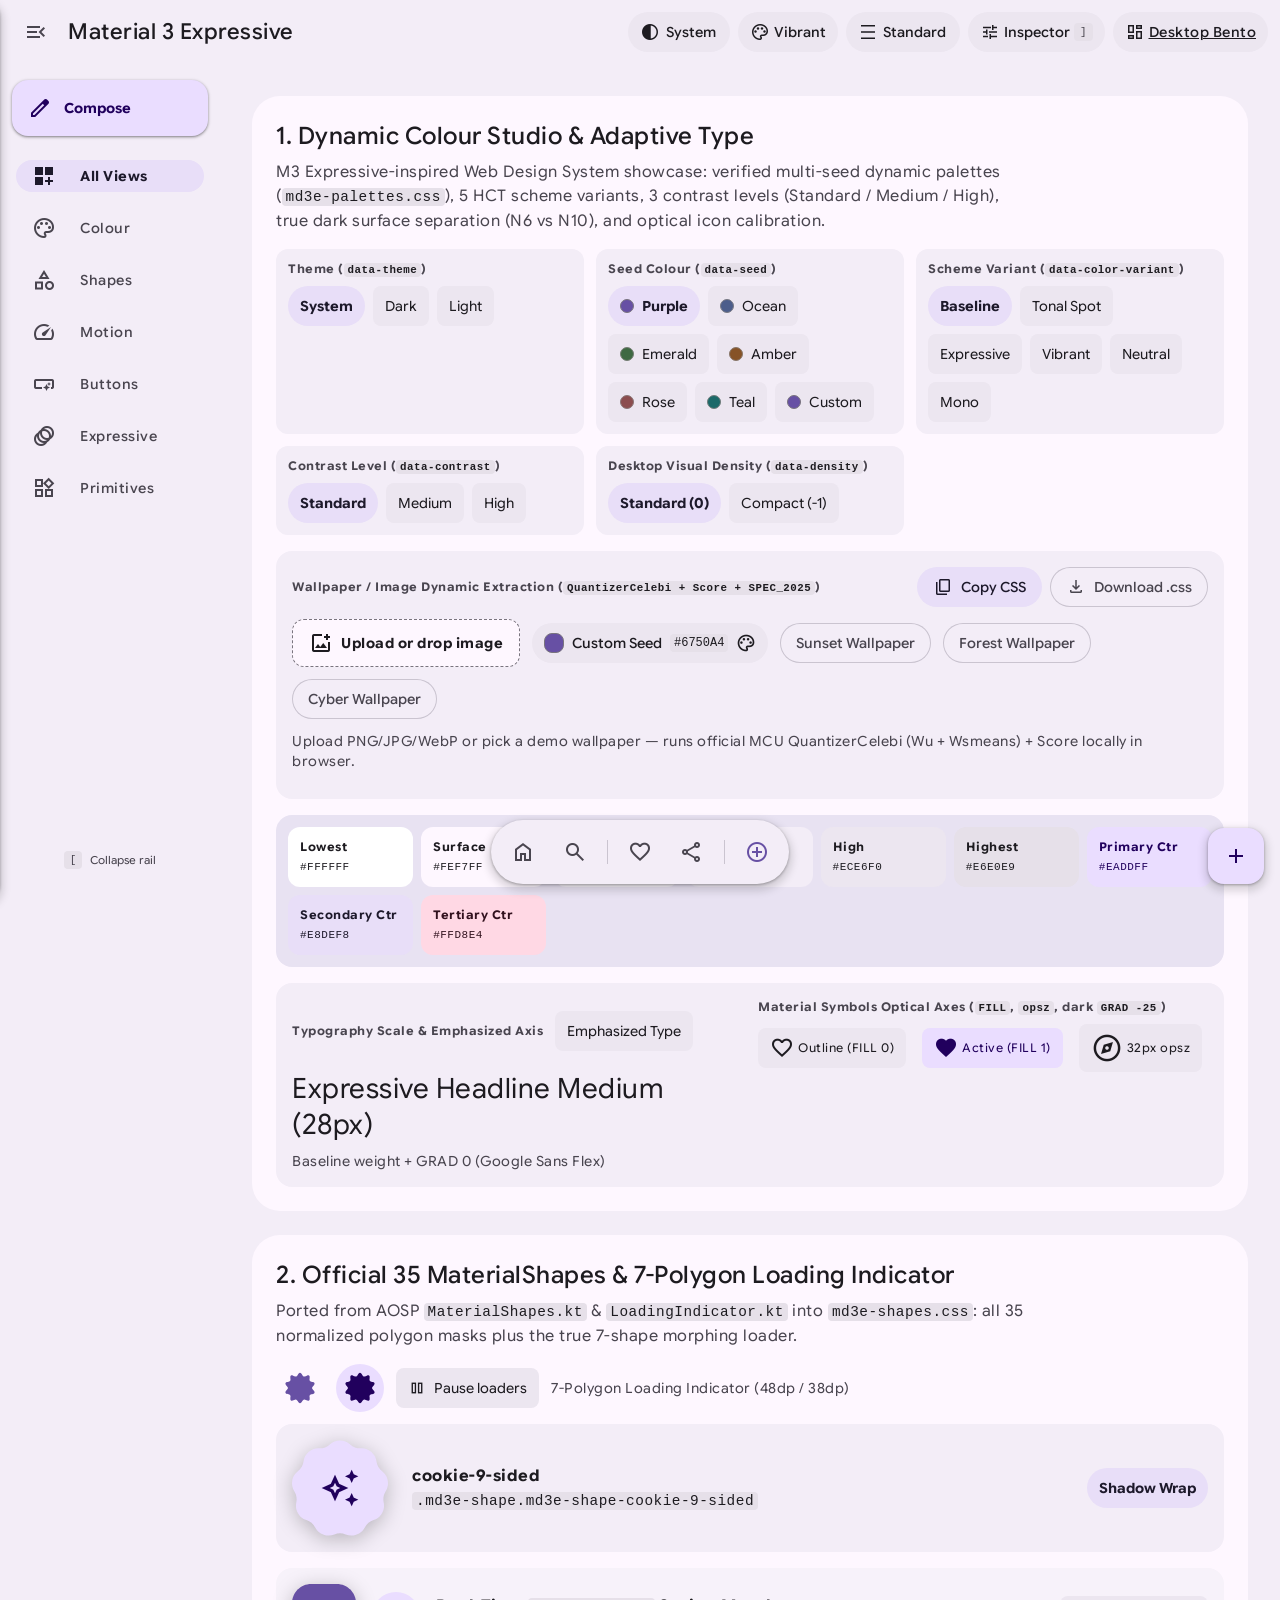
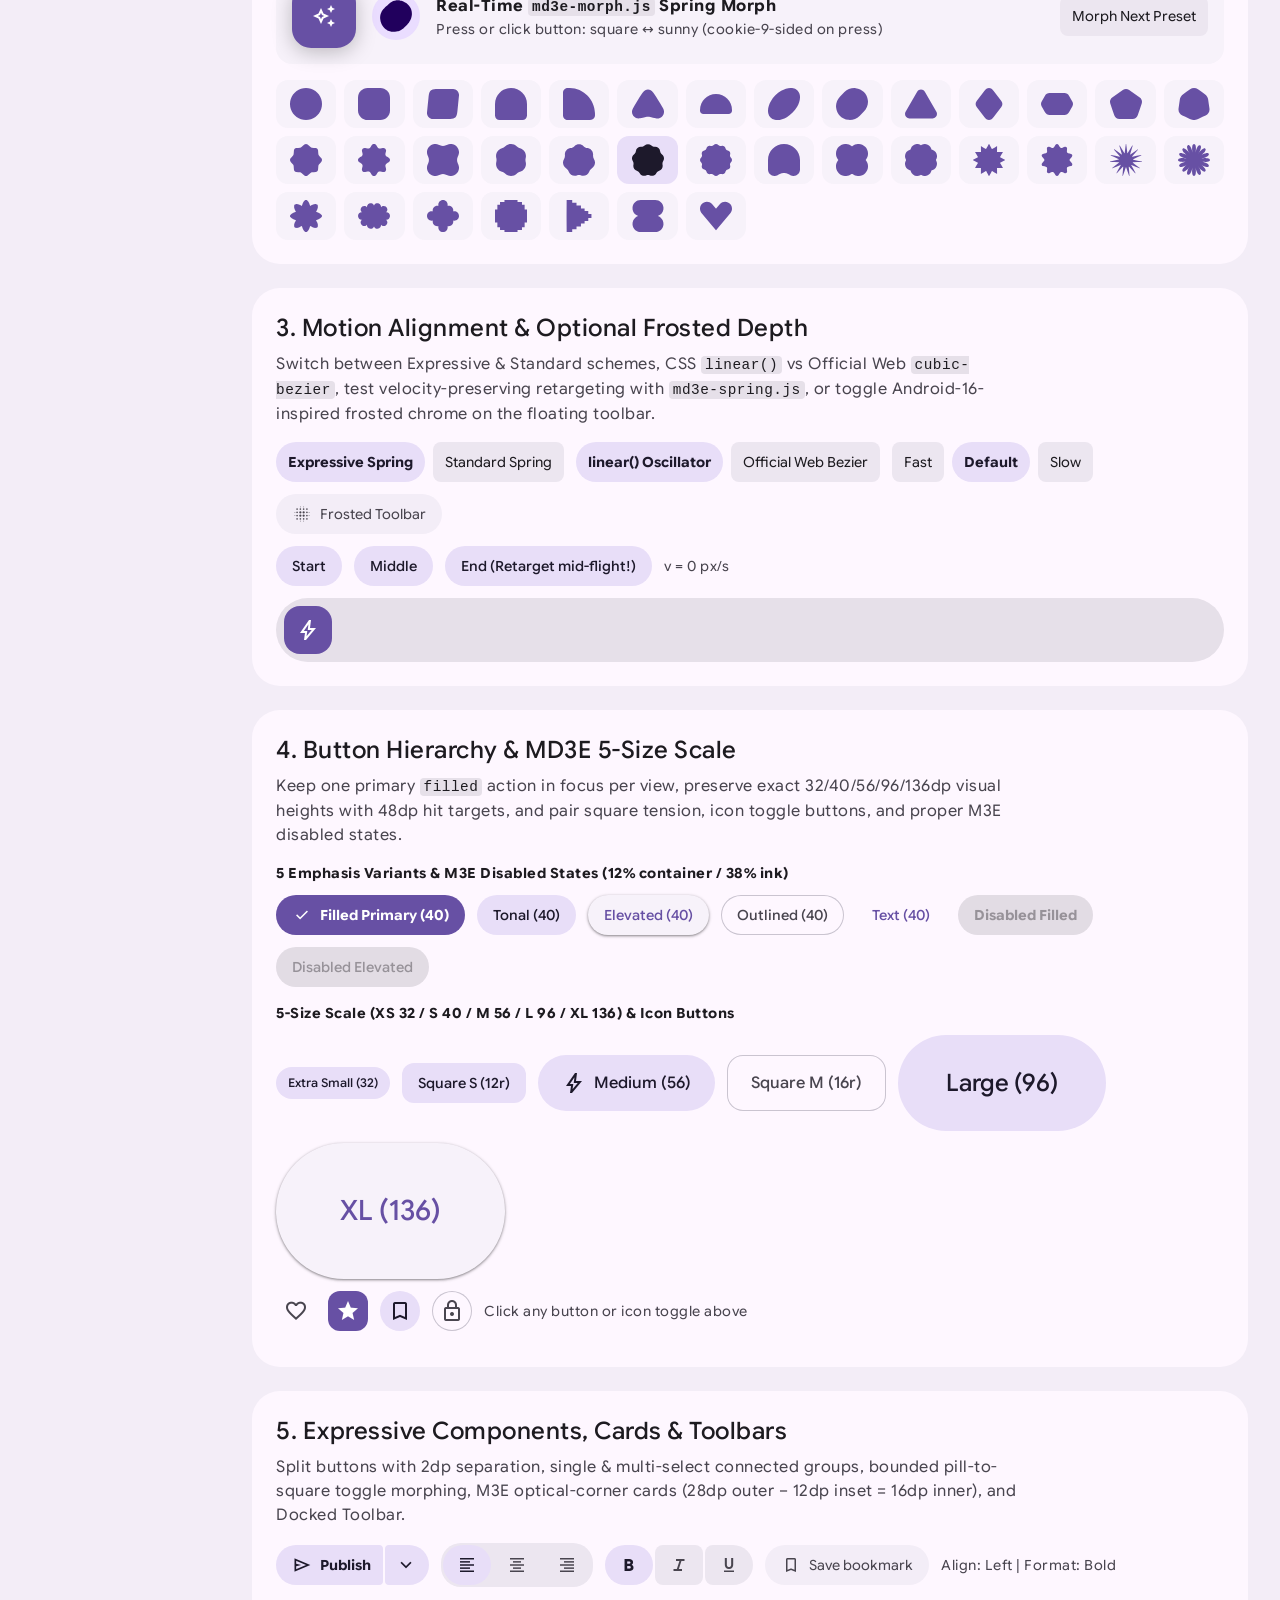
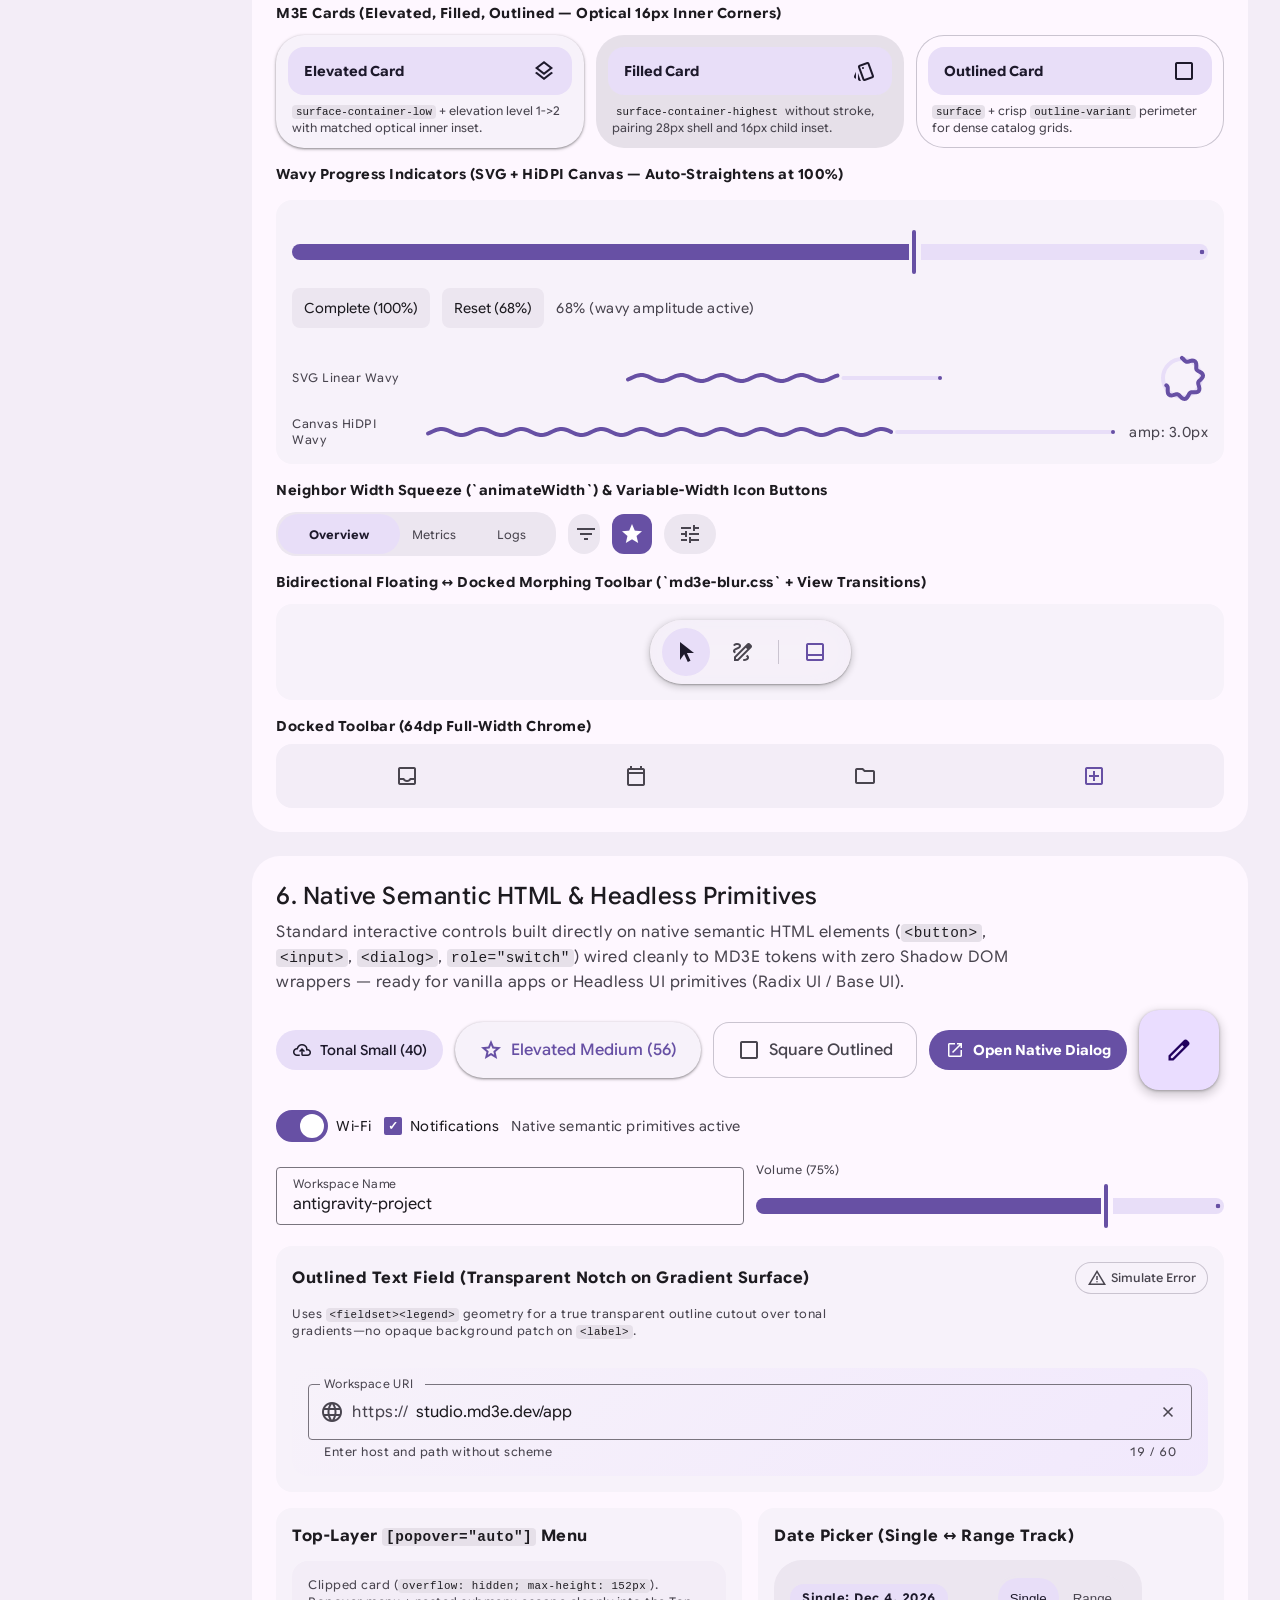
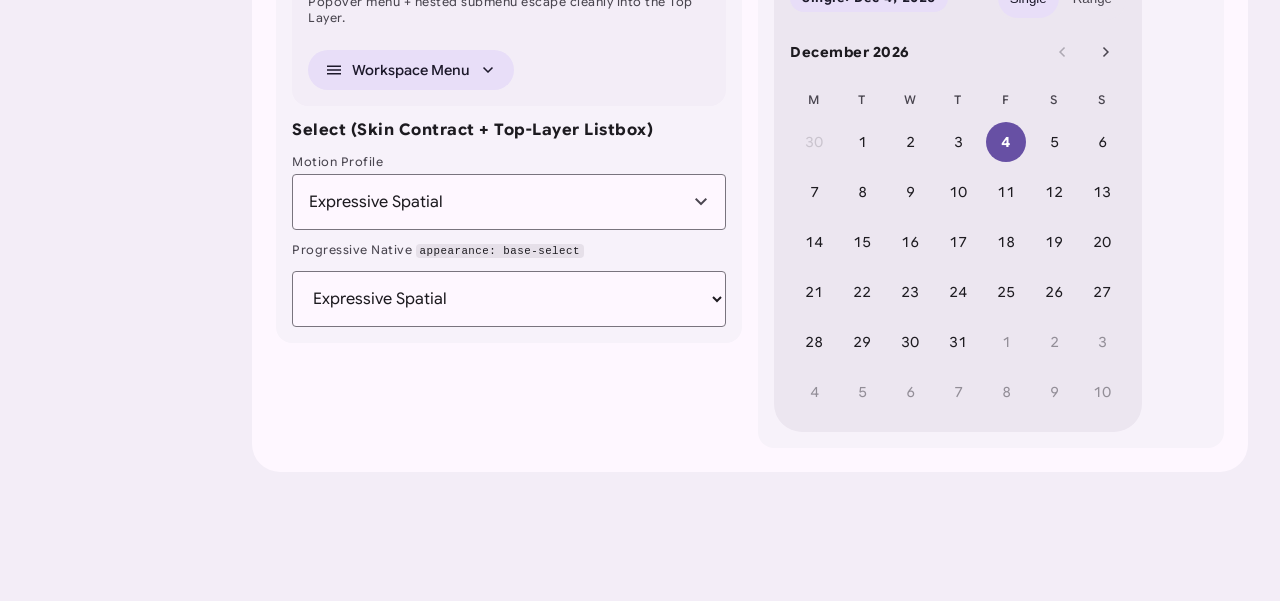
<file: assets/starter/index.html>
<!DOCTYPE html>
<html lang="en" data-motion-scheme="expressive">
<head>
<meta charset="utf-8">
<meta name="viewport" content="width=device-width, initial-scale=1">
<meta name="color-scheme" content="light dark">
<link rel="icon" href="data:,">
<title>M3 Expressive-inspired Web Design System — Interactive Showcase</title>

<!-- Self-hosted Variable Fonts & Material Symbols Outlined (offline-first; optional CDN links below) -->
<link rel="stylesheet" href="../fonts/md3e-fonts.css">
<!-- Optional Google Fonts CDN alternative (axes MUST stay alphabetical; &display=block prevents FOUT):
<link rel="preconnect" href="https://fonts.googleapis.com">
<link rel="preconnect" href="https://fonts.gstatic.com" crossorigin>
<link rel="stylesheet" href="https://fonts.googleapis.com/css2?family=Google+Sans+Flex:GRAD,ROND,opsz,wdth,wght@-50..200,0..100,6..144,25..151,100..1000&display=swap">
<link rel="stylesheet" href="https://fonts.googleapis.com/css2?family=Roboto+Flex:GRAD,opsz,wdth,wght@-20..150,8..144,25..151,100..1000&display=swap">
<link rel="stylesheet" href="https://fonts.googleapis.com/css2?family=Material+Symbols+Outlined:FILL,GRAD,opsz,wght@0..1,-50..200,20..48,100..700&display=block">
-->

<!-- MD3E Design Tokens, Blur Layer, Multi-Seed Palettes, 35 Shapes, Motion Springs & Component Styles -->
<link rel="stylesheet" href="../tokens/md3e-tokens.css">
<link rel="stylesheet" href="../tokens/md3e-blur.css">
<link rel="stylesheet" href="../tokens/md3e-palettes.css">
<link rel="stylesheet" href="../tokens/md3e-shapes.css">
<link rel="stylesheet" href="../tokens/md3e-motion.css">
<link rel="stylesheet" href="../components/md3e-components.css">

<style>
  *, *::before, *::after { box-sizing: border-box; }

  :root {
    --md-sys-focus-ring-width: 3px;
    --md-sys-focus-ring-gap: 2px;
    --md3e-control-h: 40px;
    --md3e-control-hit-inset: -4px;
    --md3e-rail-collapsed-width: var(--md-sys-nav-rail-width-collapsed, var(--md-sys-spacing-20));
    --md3e-rail-expanded-width: var(--md-sys-nav-rail-width-expanded, 220px);
    --md3e-rail-top: 64px;
    --md3e-sheet-top: 64px;
    --md3e-pane-gap: var(--md-sys-layout-pane-gap, var(--md-sys-spacing-6));
    --md3e-measure-max: var(--md-sys-layout-measure-max, 68ch);
  }

  html {
    scroll-behavior: smooth;
    scroll-padding-top: calc(64px + var(--md-sys-spacing-4));
    scroll-padding-bottom: 136px;
  }

  body {
    margin: 0;
    min-height: 100dvh;
    background: var(--md-sys-color-surface);
    color: var(--md-sys-color-on-surface);
    font-family: var(--md-sys-typescale-plain-font);
    font-size: var(--md-sys-typescale-body-large-size);
    line-height: var(--md-sys-typescale-body-large-line-height);
    letter-spacing: var(--md-sys-typescale-body-large-tracking);
    transition: background-color var(--md-sys-motion-fast-effects),
                color var(--md-sys-motion-fast-effects);
  }

  @media (min-width: 840px) {
    body {
      background: var(--md-sys-color-surface-container);
    }
  }

  code {
    font-family: ui-monospace, "Cascadia Code", "Source Code Pro", Menlo, Consolas, monospace;
    font-size: 0.9em;
    padding: 1px var(--md-sys-spacing-1);
    border-radius: var(--md-sys-shape-corner-extra-small);
    background: var(--md-sys-color-surface-container-highest);
    color: var(--md-sys-color-on-surface);
  }

  .skip-link {
    position: fixed;
    inset-block-start: var(--md-sys-spacing-2);
    inset-inline-start: var(--md-sys-spacing-2);
    z-index: 1000;
    padding: var(--md-sys-spacing-2) var(--md-sys-spacing-4);
    border-radius: var(--md-sys-shape-corner-full);
    background: var(--md-sys-color-primary);
    color: var(--md-sys-color-on-primary);
    font-size: var(--md-sys-typescale-label-large-size);
    font-weight: var(--md-sys-typescale-label-large-emphasized-weight);
    text-decoration: none;
  }

  /* --- Top App Bar --- */
  .app-bar {
    --md3e-control-h: 40px;
    --md3e-control-hit-inset: -4px;
    display: flex;
    flex-wrap: wrap;
    align-items: center;
    justify-content: space-between;
    gap: var(--md-sys-spacing-2);
    min-height: 64px;
    padding-block: var(--md-sys-spacing-2);
    padding-inline: var(--md-sys-spacing-3);
    background: var(--md-sys-color-surface-container);
    position: sticky;
    top: 0;
    z-index: 50;
  }

  .app-bar__start,
  .app-bar__end {
    display: flex;
    align-items: center;
    gap: var(--md-sys-spacing-2);
  }

  .app-bar__start {
    min-width: 0;
    flex: 1 1 auto;
  }

  .app-bar__end {
    flex-wrap: wrap;
    flex-shrink: 0;
    justify-content: flex-end;
  }

  .app-bar h1 {
    margin: 0;
    min-width: 0;
    font-family: var(--md-sys-typescale-brand-font);
    font-size: var(--md-sys-typescale-title-large-size);
    line-height: var(--md-sys-typescale-title-large-line-height);
    font-weight: var(--md-sys-typescale-title-large-emphasized-weight);
  }

  @media (max-width: 599px) {
    .app-bar h1 {
      font-size: var(--md-sys-typescale-title-medium-size);
      line-height: var(--md-sys-typescale-title-medium-line-height);
    }
    .app-bar__end {
      gap: var(--md-sys-spacing-1);
    }
  }

  /* Native Header Chips (zero un-styled web-component collapse offline) */
  .header-chip {
    position: relative;
    display: inline-flex;
    align-items: center;
    gap: var(--md-sys-spacing-1);
    height: var(--md3e-control-h);
    padding-inline: var(--md-sys-spacing-3);
    border: none;
    border-radius: var(--md-sys-shape-corner-large-increased);
    background: var(--md-sys-color-surface-container-high);
    color: var(--md-sys-color-on-surface);
    font-family: var(--md-sys-typescale-plain-font);
    font-size: var(--md-sys-typescale-label-large-size);
    line-height: var(--md-sys-typescale-label-large-line-height);
    font-weight: var(--md-sys-typescale-label-large-weight);
    --md-sys-icon-size: 20px;
    --md-sys-icon-opsz: 20;
    cursor: pointer;
    transition: border-radius var(--md-sys-motion-fast-spatial),
                background-color var(--md-sys-motion-fast-effects),
                color var(--md-sys-motion-fast-effects);
  }

  .header-chip::before {
    content: "";
    position: absolute;
    inset-block: var(--md3e-control-hit-inset);
    inset-inline: 0;
    min-width: var(--md-sys-touch-target-min);
    min-height: var(--md-sys-touch-target-min);
  }

  .header-chip::after {
    content: "";
    position: absolute;
    inset: 0;
    border-radius: inherit;
    background: currentColor;
    opacity: 0;
    pointer-events: none;
    transition: opacity var(--md-sys-motion-fast-effects);
  }

  .header-chip:hover::after { opacity: var(--md-sys-state-hover-state-layer-opacity); }
  .header-chip:focus-visible::after { opacity: var(--md-sys-state-focus-state-layer-opacity); }
  .header-chip:active::after { opacity: var(--md-sys-state-pressed-state-layer-opacity); }

  .header-chip[aria-pressed="true"],
  .header-chip[aria-expanded="true"] {
    background: var(--md-sys-color-secondary-container);
    color: var(--md-sys-color-on-secondary-container);
    border-radius: var(--md-sys-shape-corner-medium);
    outline: 1px solid color-mix(in oklab, var(--md-sys-color-secondary) 45%, transparent);
    outline-offset: -1px;
    --md-sys-icon-fill: 1;
  }

  .header-chip:focus-visible {
    outline: var(--md-sys-focus-ring-width) solid var(--md-sys-color-secondary);
    outline-offset: var(--md-sys-focus-ring-gap);
  }

  .header-chip--desktop-only {
    display: none;
  }
  @media (min-width: 840px) {
    .header-chip--desktop-only {
      display: inline-flex;
    }
  }
  @media (max-width: 479px) {
    .header-chip__label-secondary {
      display: none;
    }
  }

  #theme-label {
    display: inline-block;
    min-inline-size: 54px;
    text-align: center;
  }
  #density-label {
    display: inline-block;
    min-inline-size: 66px;
    text-align: center;
  }

  .kbd-hint {
    display: none;
    padding: 1px 6px;
    border-radius: var(--md-sys-shape-corner-extra-small);
    border: none;
    background: var(--md-sys-color-surface-container-highest);
    color: var(--md-sys-color-on-surface-variant);
    font-family: ui-monospace, monospace;
    font-size: var(--md-sys-typescale-label-small-size);
    line-height: var(--md-sys-typescale-label-small-line-height);
  }

  @media (min-width: 840px) and (pointer: fine) {
    .kbd-hint {
      display: inline-block;
    }
  }

  /* --- Adaptive App Frame (5 Breakpoints; nav-bar, nav-rail, nav-sheet & side-sheet live in assets/components/) --- */
  .app-frame {
    display: flex;
    align-items: stretch;
    min-height: calc(100dvh - 64px);
    min-width: 0;
  }

  #rail-collapse-label {
    max-width: calc(140px * clamp(0, var(--md3e-rail-t, 0), 1));
  }

  /* Main Content Shell */
  .shell {
    flex: 1;
    min-width: 0;
    container-type: inline-size;
    container-name: shell;
    max-width: 1360px;
    margin-inline: auto;
    padding: var(--md-sys-layout-margin-compact);
    padding-block-end: 176px;
    display: grid;
    grid-template-columns: minmax(0, 1fr);
    gap: var(--md-sys-layout-gutter-compact);
    align-content: start;
  }

  #main-content:focus,
  #main-content:focus-visible {
    outline: 2px solid transparent;
  }

  .md3e-loading-indicator,
  .morph-lab {
    overflow-anchor: none;
  }

  @media (min-width: 600px) {
    .shell {
      padding: var(--md-sys-layout-margin-medium);
      padding-block-end: 136px;
      gap: var(--md-sys-layout-gutter-medium);
    }
  }

  @media (min-width: 840px) {
    .shell {
      grid-template-columns: repeat(2, minmax(0, 1fr));
      padding: var(--md3e-pane-gap);
      padding-block-end: 136px;
      gap: var(--md3e-pane-gap);
    }
    .section-card--wide {
      grid-column: 1 / -1;
    }
  }

  @media (min-width: 840px) and (max-width: 1199px) {
    .app-frame:has(#inspector-sheet.is-open) .shell {
      grid-template-columns: minmax(0, 1fr);
    }
  }

  @media (min-width: 1200px) {
    .shell {
      padding: var(--md-sys-spacing-8);
      padding-block-end: 136px;
    }
  }

  .inspector-list {
    margin: 0;
    display: grid;
    grid-template-columns: minmax(0, 1fr) auto;
    gap: var(--md-sys-spacing-2) var(--md-sys-spacing-3);
    padding: var(--md-sys-spacing-3);
    border-radius: var(--md-sys-shape-corner-medium);
    background: var(--md-sys-color-surface);
    border: none;
    font-size: var(--md-sys-typescale-label-medium-size);
  }
  .inspector-list dt {
    color: var(--md-sys-color-on-surface-variant);
    overflow-wrap: anywhere;
  }
  .inspector-list dd {
    margin: 0;
    font-family: ui-monospace, monospace;
    font-weight: var(--md-sys-typescale-label-medium-emphasized-weight);
    color: var(--md-sys-color-primary);
    text-align: end;
  }

  /* --- Section Cards (Surface Container on Mobile -> Crisp Surface Panes on Desktop >=840px) --- */
  @keyframes md3e-card-enter {
    from {
      opacity: 0;
      transform: translateY(14px) scale(0.96);
    }
    to {
      opacity: 1;
      transform: translateY(0) scale(1);
    }
  }

  .shell {
    transform-origin: center top;
  }

  .view-filter-banner {
    grid-column: 1 / -1;
    display: flex;
    align-items: center;
    justify-content: space-between;
    gap: var(--md-sys-spacing-3);
    padding: var(--md-sys-spacing-2) var(--md-sys-spacing-4);
    border-radius: var(--md-sys-shape-corner-large);
    background: var(--md-sys-color-surface-container-low);
    color: var(--md-sys-color-on-surface-variant);
    font-size: var(--md-sys-typescale-label-large-size);
  }

  .view-filter-banner[hidden] {
    display: none;
  }

  .section-card {
    --md3e-stagger-idx: 0;
    min-width: 0;
    padding: var(--md-sys-spacing-5);
    background: var(--md-sys-color-surface-container-low);
    border-radius: var(--md-sys-shape-corner-large);
    border: none;
    transition: background-color var(--md-sys-motion-fast-effects);
  }

  .section-card[hidden] {
    display: none;
  }

  @media (min-width: 840px) {
    .section-card {
      padding: var(--md-sys-spacing-6);
      background: var(--md-sys-color-surface);
      border-radius: var(--md-sys-shape-corner-extra-large);
    }
  }

  @container shell (max-width: 560px) {
    .section-card {
      padding: var(--md-sys-spacing-4);
    }
  }

  @media (prefers-reduced-motion: no-preference) {
    .section-card.is-stagger-enter {
      animation-name: md3e-card-enter;
      animation-duration: var(--md-sys-motion-default-spatial-duration);
      animation-timing-function: var(--md-sys-motion-default-spatial-easing);
      animation-delay: calc(var(--md3e-stagger-idx, 0) * 30ms);
      animation-fill-mode: backwards;
    }
  }

  .section-card h2 {
    margin: 0 0 var(--md-sys-spacing-2);
    font-family: var(--md-sys-typescale-brand-font);
    font-size: var(--md-sys-typescale-headline-small-size);
    line-height: var(--md-sys-typescale-headline-small-line-height);
    font-weight: var(--md-sys-typescale-headline-small-emphasized-weight);
  }
  .section-card p {
    margin: 0 0 var(--md-sys-spacing-4);
    color: var(--md-sys-color-on-surface-variant);
    max-width: var(--md3e-measure-max);
  }

  .demo-row {
    display: flex;
    flex-wrap: wrap;
    gap: var(--md-sys-spacing-3);
    align-items: center;
    margin-block: var(--md-sys-spacing-3);
  }

  .subsection-label {
    margin-block: var(--md-sys-spacing-4) var(--md-sys-spacing-2);
    font-size: var(--md-sys-typescale-label-large-size);
    line-height: var(--md-sys-typescale-label-large-line-height);
    font-weight: var(--md-sys-typescale-label-large-emphasized-weight);
    color: var(--md-sys-color-on-surface);
  }

  /* --- Color Studio, Type & Icon Scale --- */
  .studio-controls {
    display: grid;
    grid-template-columns: minmax(0, 1fr);
    gap: var(--md-sys-spacing-3);
    margin-bottom: var(--md-sys-spacing-4);
  }

  @media (min-width: 840px) {
    .studio-controls {
      grid-template-columns: repeat(2, minmax(0, 1fr));
    }
  }
  @media (min-width: 1200px) {
    .studio-controls {
      grid-template-columns: repeat(3, minmax(0, 1fr));
    }
  }

  .control-cluster {
    min-width: 0;
    display: flex;
    flex-direction: column;
    gap: var(--md-sys-spacing-2);
    padding: var(--md-sys-spacing-3);
    background: var(--md-sys-color-surface-container);
    border-radius: var(--md-sys-shape-corner-medium);
  }

  .control-cluster__title {
    font-size: var(--md-sys-typescale-label-medium-size);
    line-height: var(--md-sys-typescale-label-medium-line-height);
    font-weight: var(--md-sys-typescale-label-medium-emphasized-weight);
    color: var(--md-sys-color-on-surface-variant);
  }

  .choice-row {
    display: flex;
    flex-wrap: wrap;
    gap: var(--md-sys-spacing-2);
  }

  .choice-chip {
    position: relative;
    display: inline-flex;
    align-items: center;
    gap: var(--md-sys-spacing-2);
    height: var(--md3e-control-h);
    padding-inline: var(--md-sys-spacing-3);
    border: none;
    border-radius: var(--md-sys-shape-corner-small);
    background: var(--md-sys-color-surface-container-high);
    color: var(--md-sys-color-on-surface);
    font-family: var(--md-sys-typescale-plain-font);
    font-size: var(--md-sys-typescale-label-large-size);
    line-height: var(--md-sys-typescale-label-large-line-height);
    --md-sys-icon-size: 18px;
    --md-sys-icon-opsz: 20;
    cursor: pointer;
    transition: border-radius var(--md-sys-motion-fast-spatial),
                background-color var(--md-sys-motion-fast-effects),
                color var(--md-sys-motion-fast-effects);
  }

  .choice-chip::before {
    content: "";
    position: absolute;
    inset-block: var(--md3e-control-hit-inset);
    inset-inline: 0;
    min-width: var(--md-sys-touch-target-min);
    min-height: var(--md-sys-touch-target-min);
  }

  .choice-chip::after {
    content: "";
    position: absolute;
    inset: 0;
    border-radius: inherit;
    background: currentColor;
    opacity: 0;
    pointer-events: none;
    transition: opacity var(--md-sys-motion-fast-effects);
  }
  .choice-chip:hover::after { opacity: var(--md-sys-state-hover-state-layer-opacity); }
  .choice-chip:focus-visible::after { opacity: var(--md-sys-state-focus-state-layer-opacity); }
  .choice-chip:active::after { opacity: var(--md-sys-state-pressed-state-layer-opacity); }

  .choice-chip[aria-pressed="true"] {
    background: var(--md-sys-color-secondary-container);
    color: var(--md-sys-color-on-secondary-container);
    border-radius: var(--md-sys-shape-corner-large-increased);
    font-weight: var(--md-sys-typescale-label-large-emphasized-weight);
    --md-sys-icon-fill: 1;
  }

  .choice-chip:focus-visible {
    outline: var(--md-sys-focus-ring-width) solid var(--md-sys-color-secondary);
    outline-offset: var(--md-sys-focus-ring-gap);
  }

  /* Fix Purple swatch inheriting ocean primary: always lock Purple dot to MD3 baseline ref primary */
  .seed-swatch {
    width: 14px;
    height: 14px;
    border-radius: var(--md-sys-shape-corner-full);
    background: var(--md-sys-color-primary);
    border: 1px solid var(--md-sys-color-outline);
    flex-shrink: 0;
  }
  .seed-swatch[data-seed="purple"] {
    background: var(--md-ref-palette-primary-40);
  }
  [data-theme="dark"] .seed-swatch[data-seed="purple"] {
    background: var(--md-ref-palette-primary-80);
  }
  @media (prefers-color-scheme: dark) {
    :root:not([data-theme="light"]) .seed-swatch[data-seed="purple"] {
      background: var(--md-ref-palette-primary-80);
    }
  }

  .visually-hidden {
    position: absolute;
    clip-path: inset(50%);
    overflow: hidden;
    width: 1px;
    height: 1px;
    margin: -1px;
    padding: 0;
    border: 0;
    white-space: nowrap;
  }

  .image-studio {
    margin-bottom: var(--md-sys-spacing-4);
    padding: var(--md-sys-spacing-4);
    border-radius: var(--md-sys-shape-corner-large);
    background: var(--md-sys-color-surface-container);
    border: none;
    display: flex;
    flex-direction: column;
    gap: var(--md-sys-spacing-3);
  }

  .image-studio__header {
    display: flex;
    flex-wrap: wrap;
    align-items: center;
    justify-content: space-between;
    gap: var(--md-sys-spacing-3);
  }

  .image-studio__main {
    display: flex;
    flex-wrap: wrap;
    align-items: center;
    gap: var(--md-sys-spacing-3);
  }

  .image-drop-zone {
    position: relative;
    display: inline-flex;
    align-items: center;
    gap: var(--md-sys-spacing-2);
    min-block-size: var(--md-sys-touch-target-min);
    padding-inline: var(--md-sys-spacing-4);
    padding-block: var(--md-sys-spacing-2);
    border-radius: var(--md-sys-shape-corner-medium);
    border: 1px dashed var(--md-sys-color-outline);
    background: var(--md-sys-color-surface);
    color: var(--md-sys-color-on-surface);
    font-size: var(--md-sys-typescale-label-large-size);
    line-height: var(--md-sys-typescale-label-large-line-height);
    font-weight: var(--md-sys-typescale-label-large-emphasized-weight);
    cursor: pointer;
    transition: background-color var(--md-sys-motion-fast-effects),
                border-color var(--md-sys-motion-fast-effects),
                border-radius var(--md-sys-motion-fast-spatial);
  }

  .image-drop-zone:hover,
  .image-drop-zone[data-dragover="true"] {
    border-color: var(--md-sys-color-primary);
    background: color-mix(in oklab, var(--md-sys-color-primary) 8%, var(--md-sys-color-surface));
  }

  #image-theme-input:focus-visible + .image-drop-zone {
    outline: var(--md-sys-focus-ring-width) solid var(--md-sys-color-secondary);
    outline-offset: var(--md-sys-focus-ring-gap);
  }

  .image-preview-thumb {
    width: var(--md-sys-spacing-12);
    height: var(--md-sys-spacing-12);
    object-fit: cover;
    border-radius: var(--md-sys-shape-corner-small);
    border: none;
    flex-shrink: 0;
  }

  /* --- MD3E Anchored HCT Seed Color Popover Picker (replaces native browser OS color input) --- */
  .seed-picker-trigger {
    anchor-name: --seed-picker-trigger;
    position: relative;
    display: inline-flex;
    align-items: center;
    gap: var(--md-sys-spacing-2);
    height: var(--md3e-control-h);
    padding-inline: var(--md-sys-spacing-3);
    border: none;
    border-radius: var(--md-sys-shape-corner-large-increased);
    background: var(--md-sys-color-surface-container-high);
    color: var(--md-sys-color-on-surface);
    font-family: var(--md-sys-typescale-plain-font);
    font-size: var(--md-sys-typescale-label-large-size);
    line-height: var(--md-sys-typescale-label-large-line-height);
    font-weight: var(--md-sys-typescale-label-large-weight);
    --md-sys-icon-size: 20px;
    cursor: pointer;
    transition: border-radius var(--md-sys-motion-fast-spatial),
                background-color var(--md-sys-motion-fast-effects),
                color var(--md-sys-motion-fast-effects);
  }
  .seed-picker-trigger::before {
    content: "";
    position: absolute;
    inset-block: var(--md3e-control-hit-inset);
    inset-inline: 0;
    min-width: var(--md-sys-touch-target-min);
    min-height: var(--md-sys-touch-target-min);
  }
  .seed-picker-trigger::after {
    content: "";
    position: absolute;
    inset: 0;
    border-radius: inherit;
    background: currentColor;
    opacity: 0;
    pointer-events: none;
    transition: opacity var(--md-sys-motion-fast-effects);
  }
  .seed-picker-trigger:hover::after { opacity: var(--md-sys-state-hover-state-layer-opacity); }
  .seed-picker-trigger:active::after { opacity: var(--md-sys-state-pressed-state-layer-opacity); }
  .seed-picker-trigger:active,
  .seed-picker-trigger[aria-expanded="true"] {
    border-radius: var(--md-sys-shape-corner-medium);
    background: var(--md-sys-color-secondary-container);
    color: var(--md-sys-color-on-secondary-container);
  }
  .seed-picker-trigger:focus-visible {
    outline: var(--md-sys-focus-ring-width) solid var(--md-sys-color-secondary);
    outline-offset: var(--md-sys-focus-ring-gap);
  }
  .seed-picker-trigger__swatch {
    width: 20px;
    height: 20px;
    border-radius: var(--md-sys-shape-corner-small);
    border: 1px solid var(--md-sys-color-outline);
    background: var(--seed-preview-color, var(--md-sys-color-primary));
    flex-shrink: 0;
  }
  .seed-picker-trigger__hex {
    font-size: var(--md-sys-typescale-label-medium-size);
    line-height: var(--md-sys-typescale-label-medium-line-height);
  }

  .seed-popover {
    --md3e-blur-tint: var(--md-sys-color-surface-container-high);
    --md3e-blur-fallback: var(--md-sys-color-surface-container-high);
    --md3e-blur-alpha: var(--md-sys-blur-elevated-alpha);
    gap: var(--md-sys-spacing-3);
    width: min(344px, calc(100vw - var(--md-sys-spacing-6)));
    max-block-size: calc(100dvh - var(--md-sys-spacing-8));
    overflow-y: auto;
    pointer-events: none;
    padding: var(--md-sys-spacing-4);
    border: none;
    border-radius: var(--md-sys-shape-corner-extra-large);
    color: var(--md-sys-color-on-surface);
    box-shadow: var(--md-sys-elevation-level3);
    opacity: 0;
    transition: opacity var(--md-sys-motion-fast-effects),
                transform var(--md-sys-motion-fast-spatial),
                display var(--md-sys-motion-fast-spatial),
                overlay var(--md-sys-motion-fast-spatial);
    transition-behavior: allow-discrete;
  }
  .seed-popover:is(:popover-open, .\:popover-open) {
    display: grid;
    pointer-events: auto;
    opacity: 1;
  }
  @starting-style {
    .seed-popover:is(:popover-open, .\:popover-open) {
      opacity: 0;
    }
  }
  @media (prefers-reduced-motion: no-preference) {
    .seed-popover {
      transform: scale(0.94);
      transform-origin: top left;
    }
    .seed-popover:is(:popover-open, .\:popover-open) {
      transform: scale(1);
    }
    @starting-style {
      .seed-popover:is(:popover-open, .\:popover-open) {
        transform: scale(0.94);
      }
    }
  }
  @media (prefers-reduced-motion: reduce) {
    .seed-popover {
      transition: opacity var(--md-sys-motion-fast-effects),
                  display var(--md-sys-motion-fast-effects),
                  overlay var(--md-sys-motion-fast-effects);
      transition-behavior: allow-discrete;
    }
  }
  @supports (position-area: block-end) {
    .seed-popover {
      position-anchor: --seed-picker-trigger;
      inset: auto;
      margin: var(--md-sys-spacing-2) 0;
      position-area: block-end span-inline-end;
      position-try-fallbacks: flip-block, flip-inline, flip-block flip-inline;
    }
  }

  .seed-popover__header {
    display: flex;
    align-items: center;
    gap: var(--md-sys-spacing-3);
  }
  .seed-popover__badge {
    width: 40px;
    height: 40px;
    flex-shrink: 0;
    background: var(--seed-preview-color, var(--md-sys-color-primary));
  }
  .seed-popover__title-group {
    flex: 1 1 auto;
    min-width: 0;
    display: grid;
    gap: 2px;
  }
  .seed-popover__title {
    font-family: var(--md-sys-typescale-brand-font);
    font-size: var(--md-sys-typescale-title-medium-size);
    line-height: var(--md-sys-typescale-title-medium-line-height);
    font-weight: var(--md-sys-typescale-title-medium-emphasized-weight);
  }
  .seed-popover__meta {
    font-family: ui-monospace, monospace;
    font-size: var(--md-sys-typescale-label-small-size);
    line-height: var(--md-sys-typescale-label-small-line-height);
    color: var(--md-sys-color-on-surface-variant);
  }
  .seed-popover__icon-btn {
    position: relative;
    display: inline-grid;
    place-items: center;
    width: 40px;
    height: 40px;
    padding: 0;
    border: none;
    border-radius: var(--md-sys-shape-corner-large-increased);
    background: var(--md-sys-color-surface-container-highest);
    color: var(--md-sys-color-on-surface);
    cursor: pointer;
    --md-sys-icon-size: 20px;
  }
  .seed-popover__icon-btn[hidden] {
    display: none;
  }
  .seed-popover__icon-btn::before {
    content: "";
    position: absolute;
    inset: -4px;
    min-width: var(--md-sys-touch-target-min);
    min-height: var(--md-sys-touch-target-min);
  }
  .seed-popover__icon-btn:focus-visible {
    outline: var(--md-sys-focus-ring-width) solid var(--md-sys-color-secondary);
    outline-offset: var(--md-sys-focus-ring-gap);
  }

  .hct-plane-wrap {
    position: relative;
    block-size: 136px;
    border-radius: var(--md-sys-shape-corner-medium);
    overflow: hidden;
    background: var(--md-sys-color-surface-container-lowest);
    cursor: crosshair;
    touch-action: none;
  }
  @media (max-width: 519px), (max-height: 760px) {
    .seed-popover {
      padding: var(--md-sys-spacing-3);
      gap: var(--md-sys-spacing-2);
    }
    .hct-plane-wrap {
      block-size: 96px;
    }
  }
  .hct-plane-wrap:focus-visible {
    outline: var(--md-sys-focus-ring-width) solid var(--md-sys-color-secondary);
    outline-offset: var(--md-sys-focus-ring-gap);
  }
  .hct-plane-wrap canvas {
    inline-size: 100%;
    block-size: 100%;
    display: block;
  }
  .hct-plane-thumb {
    position: absolute;
    inline-size: 20px;
    block-size: 20px;
    border-radius: var(--md-sys-shape-corner-full);
    border: 3px solid var(--md-sys-color-surface-container-lowest);
    box-shadow: var(--md-sys-elevation-level2);
    background: var(--seed-preview-color, var(--md-sys-color-primary));
    transform: translate(-50%, -50%);
    pointer-events: none;
  }

  .hct-sliders {
    display: grid;
    gap: var(--md-sys-spacing-1);
  }
  .hct-slider-row {
    display: grid;
    grid-template-columns: 56px minmax(0, 1fr) 44px;
    align-items: center;
    gap: var(--md-sys-spacing-2);
  }
  .hct-slider-row label {
    font-size: var(--md-sys-typescale-label-medium-size);
    line-height: var(--md-sys-typescale-label-medium-line-height);
    font-weight: var(--md-sys-typescale-label-medium-emphasized-weight);
    color: var(--md-sys-color-on-surface-variant);
  }
  .hct-slider-row output {
    text-align: end;
    font-family: ui-monospace, monospace;
    font-variant-numeric: tabular-nums;
    font-size: var(--md-sys-typescale-label-medium-size);
    line-height: var(--md-sys-typescale-label-medium-line-height);
    color: var(--md-sys-color-on-surface);
  }
  .hct-slider {
    appearance: none;
    -webkit-appearance: none;
    inline-size: 100%;
    min-block-size: var(--md-sys-touch-target-min);
    margin: 0;
    padding: 0;
    border: 0;
    outline: 2px solid transparent;
    background: transparent;
    cursor: pointer;
    touch-action: pan-y;
  }
  .hct-slider::-webkit-slider-runnable-track {
    block-size: 12px;
    border: 0;
    border-radius: var(--md-sys-shape-corner-full);
    background: var(--slider-gradient, var(--md-sys-color-surface-container-highest));
  }
  .hct-slider::-webkit-slider-thumb {
    -webkit-appearance: none;
    appearance: none;
    inline-size: 22px;
    block-size: 22px;
    margin-block-start: calc((12px - 22px) / 2);
    border-radius: var(--md-sys-shape-corner-full);
    border: 2px solid var(--md-sys-color-on-primary);
    background: var(--md-sys-color-primary);
    box-shadow: var(--md-sys-elevation-level1);
  }
  .hct-slider::-moz-range-track {
    block-size: 12px;
    border: 0;
    border-radius: var(--md-sys-shape-corner-full);
    background: var(--slider-gradient, var(--md-sys-color-surface-container-highest));
  }
  .hct-slider::-moz-range-thumb {
    inline-size: 22px;
    block-size: 22px;
    border-radius: var(--md-sys-shape-corner-full);
    border: 2px solid var(--md-sys-color-on-primary);
    background: var(--md-sys-color-primary);
    box-shadow: var(--md-sys-elevation-level1);
  }
  .hct-slider:focus-visible {
    outline: var(--md-sys-focus-ring-width) solid var(--md-sys-color-secondary);
    outline-offset: var(--md-sys-focus-ring-gap);
    border-radius: var(--md-sys-shape-corner-small);
  }
  .seed-popover__footer {
    display: flex;
    align-items: center;
    gap: var(--md-sys-spacing-2);
    padding-top: var(--md-sys-spacing-1);
  }
  .seed-popover__hex-input {
    flex: 1 1 auto;
    min-width: 0;
    min-height: var(--md-sys-touch-target-min);
    padding-inline: var(--md-sys-spacing-3);
    border: none;
    border-radius: var(--md-sys-shape-corner-small);
    background: var(--md-sys-color-surface-container-highest);
    color: var(--md-sys-color-on-surface);
    font-family: ui-monospace, monospace;
    font-size: var(--md-sys-typescale-body-medium-size);
    line-height: var(--md-sys-typescale-body-medium-line-height);
  }
  .seed-popover__hex-input:focus-visible {
    outline: var(--md-sys-focus-ring-width) solid var(--md-sys-color-secondary);
    outline-offset: var(--md-sys-focus-ring-gap);
  }

  .copy-wrap {
    position: relative;
    display: inline-flex;
    align-items: center;
  }

  .copy-tip {
    position: absolute;
    inset-block-end: calc(100% + var(--md-sys-spacing-1));
    inset-inline-start: 50%;
    transform: translateX(-50%);
    padding: var(--md-sys-spacing-1) var(--md-sys-spacing-2);
    border-radius: var(--md-sys-shape-corner-small);
    background: var(--md-sys-color-inverse-surface);
    color: var(--md-sys-color-inverse-on-surface);
    font-size: var(--md-sys-typescale-label-small-size);
    line-height: var(--md-sys-typescale-label-small-line-height);
    white-space: nowrap;
    pointer-events: none;
    opacity: 0;
    transition: opacity var(--md-sys-motion-fast-effects);
  }

  #btn-copy-theme-css[data-copied] + .copy-tip,
  #btn-copy-theme-css[data-failed] + .copy-tip {
    opacity: 1;
  }

  @media (prefers-reduced-motion: reduce) {
    .copy-tip {
      transition: opacity var(--md-sys-motion-fast-effects);
    }
  }

  .surface-ladder {
    display: grid;
    grid-template-columns: repeat(auto-fit, minmax(112px, 1fr));
    gap: var(--md-sys-spacing-2);
    padding: var(--md-sys-spacing-3);
    border-radius: var(--md-sys-shape-corner-large);
    background: color-mix(in oklab, var(--md-sys-color-primary) 7%, var(--md-sys-color-surface-container));
  }

  .swatch-tile {
    padding: var(--md-sys-spacing-3);
    border-radius: var(--md-sys-shape-corner-medium);
    border: none;
    display: flex;
    flex-direction: column;
    gap: var(--md-sys-spacing-1);
    min-width: 0;
    transition: background-color var(--md-sys-motion-fast-effects),
                color var(--md-sys-motion-fast-effects);
  }

  .swatch-tile--lowest { background: var(--md-sys-color-surface-container-lowest); color: var(--md-sys-color-on-surface); }
  .swatch-tile--surface { background: var(--md-sys-color-surface); color: var(--md-sys-color-on-surface); }
  .swatch-tile--low { background: var(--md-sys-color-surface-container-low); color: var(--md-sys-color-on-surface); }
  .swatch-tile--container { background: var(--md-sys-color-surface-container); color: var(--md-sys-color-on-surface); }
  .swatch-tile--high { background: var(--md-sys-color-surface-container-high); color: var(--md-sys-color-on-surface); }
  .swatch-tile--highest { background: var(--md-sys-color-surface-container-highest); color: var(--md-sys-color-on-surface); }
  .swatch-tile--primary { background: var(--md-sys-color-primary-container); color: var(--md-sys-color-on-primary-container); }
  .swatch-tile--secondary { background: var(--md-sys-color-secondary-container); color: var(--md-sys-color-on-secondary-container); }
  .swatch-tile--tertiary { background: var(--md-sys-color-tertiary-container); color: var(--md-sys-color-on-tertiary-container); }

  .swatch-tile__name {
    font-size: var(--md-sys-typescale-label-medium-size);
    line-height: var(--md-sys-typescale-label-medium-line-height);
    font-weight: var(--md-sys-typescale-label-medium-emphasized-weight);
    overflow-wrap: anywhere;
  }

  .swatch-tile__hex {
    font-family: ui-monospace, monospace;
    font-size: var(--md-sys-typescale-label-small-size);
    line-height: var(--md-sys-typescale-label-small-line-height);
  }

  /* Typography & Optical Icon Strip */
  .type-icon-strip {
    margin-top: var(--md-sys-spacing-4);
    padding: var(--md-sys-spacing-4);
    border-radius: var(--md-sys-shape-corner-large);
    background: var(--md-sys-color-surface-container);
    display: grid;
    grid-template-columns: minmax(0, 1fr);
    gap: var(--md-sys-spacing-4);
  }
  @media (min-width: 840px) {
    .type-icon-strip {
      grid-template-columns: repeat(2, minmax(0, 1fr));
    }
  }
  .type-specimen {
    display: flex;
    flex-direction: column;
    gap: var(--md-sys-spacing-2);
  }
  .type-specimen__sample {
    font-family: var(--md-sys-typescale-brand-font);
    font-size: var(--md-sys-typescale-headline-medium-size);
    line-height: var(--md-sys-typescale-headline-medium-line-height);
    font-weight: var(--md-sys-typescale-headline-medium-weight);
    font-variation-settings: "GRAD" 0;
    transition: font-variation-settings var(--md-sys-motion-fast-effects);
  }
  .type-specimen[data-emphasized="true"] .type-specimen__sample {
    font-weight: var(--md-sys-typescale-headline-medium-emphasized-weight);
    font-variation-settings: "GRAD" 50;
  }

  .icon-calibration {
    display: flex;
    flex-wrap: wrap;
    align-items: center;
    gap: var(--md-sys-spacing-4);
  }
  .icon-calibration__item {
    display: inline-flex;
    align-items: center;
    gap: var(--md-sys-spacing-1);
    padding: var(--md-sys-spacing-2) var(--md-sys-spacing-3);
    border-radius: var(--md-sys-shape-corner-small);
    background: var(--md-sys-color-surface-container-high);
    border: none;
    font-size: var(--md-sys-typescale-label-medium-size);
  }
  .icon-calibration__item--filled {
    background: var(--md-sys-color-primary-container);
    color: var(--md-sys-color-on-primary-container);
    --md-sys-icon-fill: 1;
  }
  .icon-calibration__item--large {
    --md-sys-icon-size: 32px;
    --md-sys-icon-opsz: 32;
  }

  /* --- Shape Gallery & Loading Indicator (.md3e-loading-indicator.is-paused lives in assets/components/progress.css) --- */
  .shape-stage {
    display: flex;
    flex-wrap: wrap;
    align-items: center;
    gap: var(--md-sys-spacing-6);
    margin-bottom: var(--md-sys-spacing-4);
    padding: var(--md-sys-spacing-4);
    background: var(--md-sys-color-surface-container);
    border-radius: var(--md-sys-shape-corner-large);
  }

  .shape-spotlight {
    width: 96px;
    height: 96px;
    display: grid;
    place-items: center;
    background: var(--md-sys-color-primary-container);
    color: var(--md-sys-color-on-primary-container);
    --md-sys-icon-size: 40px;
    transition: transform var(--md-sys-motion-fast-spatial);
  }

  .shape-stage[data-shadow-wrap="false"] .md3e-shape-shadow-wrap {
    filter: none;
  }

  .shape-spotlight__meta {
    min-width: 0;
    flex: 1 1 200px;
  }

  .shape-spotlight__meta strong {
    display: block;
    font-size: var(--md-sys-typescale-title-medium-size);
    line-height: var(--md-sys-typescale-title-medium-line-height);
  }

  .shape-grid {
    display: grid;
    grid-template-columns: repeat(auto-fill, minmax(56px, 1fr));
    gap: var(--md-sys-spacing-2);
  }

  .shape-tile-btn {
    position: relative;
    display: grid;
    place-items: center;
    min-width: var(--md-sys-touch-target-min);
    min-height: var(--md-sys-touch-target-min);
    padding: var(--md-sys-spacing-1);
    border: none;
    border-radius: var(--md-sys-shape-corner-medium);
    background: var(--md-sys-color-surface-container-low);
    color: var(--md-sys-color-on-surface);
    cursor: pointer;
    transition: background-color var(--md-sys-motion-fast-effects),
                transform var(--md-sys-motion-fast-spatial);
  }

  .shape-tile-btn[aria-pressed="true"] {
    background: var(--md-sys-color-secondary-container);
  }

  .shape-tile-btn:active {
    transform: scale(0.95);
  }

  .shape-tile-btn:focus-visible {
    outline: var(--md-sys-focus-ring-width) solid var(--md-sys-color-secondary);
    outline-offset: var(--md-sys-focus-ring-gap);
  }

  .shape-tile-preview {
    width: 32px;
    height: 32px;
    background: var(--md-sys-color-primary);
  }

  .shape-tile-btn[aria-pressed="true"] .shape-tile-preview {
    background: var(--md-sys-color-on-secondary-container);
  }

  /* --- Physics Spring Playground --- */
  .spring-track {
    position: relative;
    width: 100%;
    height: 64px;
    padding-inline: var(--md-sys-spacing-2);
    border-radius: var(--md-sys-shape-corner-full);
    background: var(--md-sys-color-surface-container-highest);
    border: none;
    display: flex;
    align-items: center;
    overflow: hidden;
    cursor: pointer;
  }

  .spring-puck {
    width: 48px;
    height: 48px;
    border-radius: var(--md-sys-shape-corner-large);
    background: var(--md-sys-color-primary);
    color: var(--md-sys-color-on-primary);
    display: grid;
    place-items: center;
    will-change: transform;
    user-select: none;
  }

  /* --- Component styles for .md3e-btn, .md3e-icon-btn, .split-btn, .btn-group, .toggle-btn, .optical-card, .toolbar-docked live in assets/components/ --- */

  /* --- Real-Time md3e-morph.js Interactive Lab --- */
  .morph-lab {
    margin-block: var(--md-sys-spacing-4);
    padding: var(--md-sys-spacing-4);
    border-radius: var(--md-sys-shape-corner-large);
    background: var(--md-sys-color-surface-container-low);
    display: flex;
    flex-wrap: wrap;
    align-items: center;
    gap: var(--md-sys-spacing-4);
  }
  .morph-btn {
    position: relative;
    display: grid;
    place-items: center;
    inline-size: 64px;
    block-size: 64px;
    padding: 0;
    border: none;
    background: transparent;
    color: var(--md-sys-color-on-primary);
    cursor: pointer;
  }
  .morph-btn__svg {
    inline-size: 100%;
    block-size: 100%;
    fill: var(--md-sys-color-primary);
  }
  .morph-btn__icon {
    position: absolute;
    pointer-events: none;
    color: var(--md-sys-color-on-primary);
  }
  .morph-btn:focus-visible {
    outline: var(--md-sys-focus-ring-width) solid var(--md-sys-color-secondary);
    outline-offset: var(--md-sys-focus-ring-gap);
    border-radius: var(--md-sys-shape-corner-large);
  }

  /* --- Wavy Progress Indicators Lab Layout (wavy progress bar rules live in assets/components/progress.css) --- */
  .wavy-lab {
    margin-block: var(--md-sys-spacing-4);
    padding: var(--md-sys-spacing-4);
    border-radius: var(--md-sys-shape-corner-large);
    background: var(--md-sys-color-surface-container-low);
    display: grid;
    gap: var(--md-sys-spacing-3);
  }
  .wavy-track-row {
    display: grid;
    grid-template-columns: 120px minmax(0, 1fr) auto;
    align-items: center;
    gap: var(--md-sys-spacing-3);
  }
  .wavy-track-label {
    font-size: var(--md-sys-typescale-label-medium-size);
    line-height: var(--md-sys-typescale-label-medium-line-height);
    color: var(--md-sys-color-on-surface-variant);
  }

  /* --- Bidirectional Floating <-> Docked Toolbar Stage --- */
  .toolbar-adaptive-stage {
    margin-block-start: var(--md-sys-spacing-3);
    padding: var(--md-sys-spacing-4);
    border-radius: var(--md-sys-shape-corner-large);
    background: var(--md-sys-color-surface-container-low);
  }
  .md3e-toolbar-adaptive.is-toolbar-morphing {
    view-transition-name: md3e-starter-adaptive-toolbar;
  }

  /* --- Desktop Visual Density (-1 Compact) preserving >= 48x48px touch targets --- */
  @media (min-width: 840px) {
    html[data-density="compact"] {
      --md3e-control-h: 36px;
      --md3e-control-hit-inset: -6px;
    }
    html[data-density="compact"] .section-card {
      padding: var(--md-sys-spacing-5);
    }
    html[data-density="compact"] .shell {
      gap: var(--md-sys-spacing-4);
    }
  }

  /* --- Section 6 Showcase Layout & Page-Specific Anchored Popover IDs --- */
  .prim-grid {
    display: grid;
    grid-template-columns: minmax(0, 1fr);
    gap: var(--md-sys-spacing-4);
    margin-block-start: var(--md-sys-spacing-4);
  }
  @container shell (min-width: 680px) {
    .prim-grid {
      grid-template-columns: repeat(2, minmax(0, 1fr));
      align-items: start;
    }
  }
  .prim-card {
    display: flex;
    flex-direction: column;
    gap: var(--md-sys-spacing-3);
    padding: var(--md-sys-spacing-4);
    border-radius: var(--md-sys-shape-corner-large);
    background: var(--md-sys-color-surface-container-low);
    min-width: 0;
  }
  .prim-card--wide {
    grid-column: 1 / -1;
  }
  .prim-card__head {
    display: flex;
    flex-wrap: wrap;
    align-items: center;
    justify-content: space-between;
    gap: var(--md-sys-spacing-2);
  }
  .prim-card__title {
    margin: 0;
    font-family: var(--md-sys-typescale-brand-font);
    font-size: var(--md-sys-typescale-title-medium-size);
    line-height: var(--md-sys-typescale-title-medium-line-height);
    font-weight: var(--md-sys-typescale-title-medium-emphasized-weight);
    color: var(--md-sys-color-on-surface);
  }
  .prim-card__desc {
    margin: 0;
    font-size: var(--md-sys-typescale-body-small-size);
    line-height: var(--md-sys-typescale-body-small-line-height);
    color: var(--md-sys-color-on-surface-variant);
  }
  .md3e-field-showcase {
    padding: var(--md-sys-spacing-4);
    border-radius: var(--md-sys-shape-corner-large);
    background: linear-gradient(
      135deg,
      var(--md-sys-color-surface-container-low) 0%,
      color-mix(in oklab, var(--md-sys-color-primary-container) 45%, var(--md-sys-color-surface-container-low)) 100%
    );
  }
  #prim-dialog {
    --md3e-dialog-t: 0;
  }
  .md3e-menu-trap-card {
    overflow: hidden;
    max-height: 152px;
    padding: var(--md-sys-spacing-4);
    border-radius: var(--md-sys-shape-corner-large);
    background: var(--md-sys-color-surface-container);
    display: flex;
    flex-direction: column;
    align-items: flex-start;
    gap: var(--md-sys-spacing-2);
  }
  #prim-menu-trigger {
    anchor-name: --prim-menu-trigger;
  }
  #prim-submenu-trigger {
    anchor-name: --prim-submenu-trigger;
  }
  @supports (position-area: block-end) {
    #prim-menu {
      position-anchor: --prim-menu-trigger;
      inset: auto;
      margin: 0;
      margin-block-start: var(--md-sys-spacing-1);
      position-area: block-end span-inline-end;
      position-try-fallbacks: flip-block, flip-inline, flip-block flip-inline;
    }
    #prim-submenu {
      position-anchor: --prim-submenu-trigger;
      inset: auto;
      margin: 0;
      margin-inline: var(--md-sys-spacing-1);
      position-area: inline-end span-block-end;
      position-try-fallbacks: flip-inline, flip-block, flip-block flip-inline;
    }
    @media (max-width: 599px) {
      #prim-submenu {
        min-width: 200px;
        max-width: calc(100vw - var(--md-sys-spacing-8));
        margin: var(--md-sys-spacing-1) 0;
        position-area: block-end span-inline-end;
        position-try-fallbacks: flip-block, flip-inline, flip-block flip-inline;
      }
    }
  }

  /* --- Showcase Form & Misc Layout Utilities --- */
  .slider-block {
    flex: 1 1 240px;
    min-width: 0;
    max-width: 100%;
    display: flex;
    flex-direction: column;
    gap: var(--md-sys-spacing-1);
  }
  .slider-block__label {
    font-size: var(--md-sys-typescale-label-medium-size);
    line-height: var(--md-sys-typescale-label-medium-line-height);
    color: var(--md-sys-color-on-surface-variant);
  }
  .text-field-grow {
    flex: 1 1 240px;
    min-width: 0;
    max-width: 100%;
  }
  .inline-status {
    font-size: var(--md-sys-typescale-label-large-size);
    line-height: var(--md-sys-typescale-label-large-line-height);
    color: var(--md-sys-color-on-surface-variant);
  }

  /* --- Showcase Reduced Motion & Forced Colors --- */
  @media (prefers-reduced-motion: reduce) {
    html {
      scroll-behavior: auto;
    }
    .shell {
      transition: none;
    }
    .section-card,
    .section-card.is-stagger-enter {
      animation: none;
    }
  }

  @media (forced-colors: active) {
    .shape-spotlight,
    .shape-tile-preview {
      forced-color-adjust: none;
      background: Highlight;
      color: HighlightText;
    }
    .choice-chip[aria-pressed="true"] {
      forced-color-adjust: none;
      background: Highlight;
      color: HighlightText;
    }
    .choice-chip,
    .header-chip,
    .section-card,
    .image-studio,
    .inspector-list,
    .seed-picker-trigger,
    .seed-popover,
    .seed-popover__hex-input,
    .shape-tile-btn,
    .swatch-tile {
      border: 1px solid CanvasText;
    }
    :focus-visible {
      outline: 3px solid Highlight;
    }
  }
</style>
</head>
<body>
<a class="skip-link md3e-visually-hidden" href="#main-content">Skip to content</a>

<!-- Header / Top App Bar -->
<header class="app-bar" id="app-bar">
  <div class="app-bar__start">
    <button
      type="button"
      class="toolbar-btn"
      id="nav-menu-btn"
      aria-label="Toggle navigation drawer"
      aria-expanded="false"
      aria-controls="nav-sheet"
      aria-keyshortcuts="["
      title="Toggle navigation ([)"
    >
      <span class="material-symbols-outlined" id="nav-menu-icon" aria-hidden="true">menu</span>
    </button>
    <h1>Material 3 Expressive</h1>
  </div>
  <div class="app-bar__end">
    <button type="button" class="header-chip" id="btn-theme-toggle" aria-label="Theme: System">
      <span class="material-symbols-outlined" id="theme-icon" aria-hidden="true">contrast</span>
      <span id="theme-label">System</span>
    </button>
    <button type="button" class="header-chip" id="btn-color-variant" aria-label="Toggle vibrant palette" aria-pressed="false">
      <span class="material-symbols-outlined" aria-hidden="true">palette</span>
      <span id="variant-label">Vibrant</span>
    </button>
    <button type="button" class="header-chip header-chip--desktop-only" id="btn-density-toggle" aria-label="Toggle compact density" aria-pressed="false">
      <span class="material-symbols-outlined" id="density-icon" aria-hidden="true">density_medium</span>
      <span id="density-label">Standard</span>
    </button>
    <button
      type="button"
      class="header-chip"
      id="btn-inspector-toggle"
      aria-label="Toggle token inspector"
      aria-expanded="false"
      aria-controls="inspector-sheet"
      aria-keyshortcuts="]"
      title="Token Inspector (])"
    >
      <span class="material-symbols-outlined" aria-hidden="true">tune</span>
      <span class="header-chip__label-secondary">Inspector</span>
      <kbd class="kbd-hint" aria-hidden="true">]</kbd>
    </button>
    <a class="header-chip" href="./desktop-bento.html" aria-label="Open Desktop Bento Studio">
      <span class="material-symbols-outlined" aria-hidden="true">dashboard</span>
      <span class="header-chip__label-secondary">Desktop Bento</span>
    </a>
  </div>
</header>

<!-- Modal Expanded Navigation Sheet (< 840px Drawer Fallback) -->
<div class="nav-sheet-scrim" id="nav-sheet-scrim" aria-hidden="true"></div>
<aside class="nav-sheet" id="nav-sheet" aria-label="Section navigation" aria-hidden="true" inert>
  <div class="nav-sheet__header">
    <strong>Navigation</strong>
    <button type="button" class="toolbar-btn" id="nav-sheet-close" aria-label="Close navigation menu">
      <span class="material-symbols-outlined" aria-hidden="true">close</span>
    </button>
  </div>
  <a class="nav-sheet__link" href="#main-content" data-section-view="all" aria-current="page">
    <span class="material-symbols-outlined" aria-hidden="true">dashboard_customize</span>
    All Views (6)
  </a>
  <a class="nav-sheet__link" href="#section-color" data-section-view="#section-color">
    <span class="material-symbols-outlined" aria-hidden="true">palette</span>
    Dynamic Colour Studio
  </a>
  <a class="nav-sheet__link" href="#section-shapes" data-section-view="#section-shapes">
    <span class="material-symbols-outlined" aria-hidden="true">category</span>
    35 Shapes &amp; Loader
  </a>
  <a class="nav-sheet__link" href="#section-motion" data-section-view="#section-motion">
    <span class="material-symbols-outlined" aria-hidden="true">speed</span>
    Springs &amp; Frosted Chrome
  </a>
  <a class="nav-sheet__link" href="#section-buttons" data-section-view="#section-buttons">
    <span class="material-symbols-outlined" aria-hidden="true">smart_button</span>
    Buttons &amp; 5-Size Scale
  </a>
  <a class="nav-sheet__link" href="#section-expressive" data-section-view="#section-expressive">
    <span class="material-symbols-outlined" aria-hidden="true">animation</span>
    Expressive Components
  </a>
  <a class="nav-sheet__link" href="#section-primitives" data-section-view="#section-primitives">
    <span class="material-symbols-outlined" aria-hidden="true">widgets</span>
    Semantic Primitives
  </a>
</aside>

<!-- Adaptive App Frame -->
<div class="app-frame" id="app-frame">
  <!-- Persistent Expandable Navigation Rail (Dual-Spring 80px <-> 220px) -->
  <nav class="nav-rail" id="nav-rail" aria-label="Primary sections" data-rail-expanded="false">
    <button type="button" class="nav-rail__compose" id="rail-compose-btn" aria-label="New action">
      <span class="material-symbols-outlined" aria-hidden="true">edit</span>
      <span class="nav-rail__compose-label">Compose</span>
    </button>
    <div class="nav-rail__items">
      <a class="nav-rail__item" href="#main-content" data-section-view="all" aria-current="page" aria-label="All Views">
        <span class="nav-rail__indicator" aria-hidden="true"></span>
        <span class="nav-rail__pill"><span class="material-symbols-outlined" aria-hidden="true">dashboard_customize</span></span>
        <span class="nav-rail__label">All Views</span>
      </a>
      <a class="nav-rail__item" href="#section-color" data-section-view="#section-color" aria-label="Colour">
        <span class="nav-rail__indicator" aria-hidden="true"></span>
        <span class="nav-rail__pill"><span class="material-symbols-outlined" aria-hidden="true">palette</span></span>
        <span class="nav-rail__label">Colour</span>
      </a>
      <a class="nav-rail__item" href="#section-shapes" data-section-view="#section-shapes" aria-label="Shapes">
        <span class="nav-rail__indicator" aria-hidden="true"></span>
        <span class="nav-rail__pill"><span class="material-symbols-outlined" aria-hidden="true">category</span></span>
        <span class="nav-rail__label">Shapes</span>
      </a>
      <a class="nav-rail__item" href="#section-motion" data-section-view="#section-motion" aria-label="Motion">
        <span class="nav-rail__indicator" aria-hidden="true"></span>
        <span class="nav-rail__pill"><span class="material-symbols-outlined" aria-hidden="true">speed</span></span>
        <span class="nav-rail__label">Motion</span>
      </a>
      <a class="nav-rail__item" href="#section-buttons" data-section-view="#section-buttons" aria-label="Buttons">
        <span class="nav-rail__indicator" aria-hidden="true"></span>
        <span class="nav-rail__pill"><span class="material-symbols-outlined" aria-hidden="true">smart_button</span></span>
        <span class="nav-rail__label">Buttons</span>
      </a>
      <a class="nav-rail__item" href="#section-expressive" data-section-view="#section-expressive" aria-label="Expressive">
        <span class="nav-rail__indicator" aria-hidden="true"></span>
        <span class="nav-rail__pill"><span class="material-symbols-outlined" aria-hidden="true">animation</span></span>
        <span class="nav-rail__label">Expressive</span>
      </a>
      <a class="nav-rail__item" href="#section-primitives" data-section-view="#section-primitives" aria-label="Primitives">
        <span class="nav-rail__indicator" aria-hidden="true"></span>
        <span class="nav-rail__pill"><span class="material-symbols-outlined" aria-hidden="true">widgets</span></span>
        <span class="nav-rail__label">Primitives</span>
      </a>
    </div>
    <div class="nav-rail__footer">
      <button type="button" class="nav-rail__collapse-btn" id="rail-collapse-btn" aria-label="Toggle navigation rail width" aria-controls="nav-rail" aria-expanded="false">
        <kbd class="kbd-hint">[</kbd>
        <span class="nav-rail__label" id="rail-collapse-label">Collapse rail</span>
      </button>
    </div>
  </nav>

  <main class="shell" id="main-content" tabindex="-1">
    <div class="view-filter-banner" id="view-filter-banner" hidden>
      <span id="view-filter-label">Viewing focused section</span>
      <button type="button" class="choice-chip" id="btn-show-all-sections">Show All (6)</button>
    </div>

    <!-- Section 1: Dynamic Colour Studio, Typography & Icons -->
    <section class="section-card section-card--wide" id="section-color">
      <h2>1. Dynamic Colour Studio &amp; Adaptive Type</h2>
      <p>M3 Expressive-inspired Web Design System showcase: verified multi-seed dynamic palettes (<code>md3e-palettes.css</code>), 5 HCT scheme variants, 3 contrast levels (Standard / Medium / High), true dark surface separation (N6 vs N10), and optical icon calibration.</p>

      <div class="studio-controls">
        <div class="control-cluster">
          <span class="control-cluster__title">Theme (<code>data-theme</code>)</span>
          <div class="choice-row" role="group" aria-label="Color theme" id="theme-picker">
            <button type="button" class="choice-chip" data-theme-choice="system" aria-pressed="true">System</button>
            <button type="button" class="choice-chip" data-theme-choice="dark" aria-pressed="false">Dark</button>
            <button type="button" class="choice-chip" data-theme-choice="light" aria-pressed="false">Light</button>
          </div>
        </div>

        <div class="control-cluster">
          <span class="control-cluster__title">Seed Colour (<code>data-seed</code>)</span>
          <div class="choice-row" role="group" aria-label="Seed colour" id="seed-picker">
            <button type="button" class="choice-chip" data-seed-choice="purple" aria-pressed="true"><span class="seed-swatch" data-seed="purple"></span>Purple</button>
            <button type="button" class="choice-chip" data-seed-choice="ocean" aria-pressed="false"><span class="seed-swatch" data-seed="ocean"></span>Ocean</button>
            <button type="button" class="choice-chip" data-seed-choice="emerald" aria-pressed="false"><span class="seed-swatch" data-seed="emerald"></span>Emerald</button>
            <button type="button" class="choice-chip" data-seed-choice="amber" aria-pressed="false"><span class="seed-swatch" data-seed="amber"></span>Amber</button>
            <button type="button" class="choice-chip" data-seed-choice="rose" aria-pressed="false"><span class="seed-swatch" data-seed="rose"></span>Rose</button>
            <button type="button" class="choice-chip" data-seed-choice="teal" aria-pressed="false"><span class="seed-swatch" data-seed="teal"></span>Teal</button>
            <button type="button" class="choice-chip" id="seed-chip-custom" data-seed-choice="custom" aria-pressed="false" hidden><span class="seed-swatch" id="seed-swatch-custom"></span><span id="seed-label-custom">Custom</span></button>
          </div>
        </div>

        <div class="control-cluster">
          <span class="control-cluster__title">Scheme Variant (<code>data-color-variant</code>)</span>
          <div class="choice-row" role="group" aria-label="Color variant" id="variant-picker">
            <button type="button" class="choice-chip" data-variant-choice="" aria-pressed="true">Baseline</button>
            <button type="button" class="choice-chip" data-variant-choice="tonal-spot" aria-pressed="false">Tonal Spot</button>
            <button type="button" class="choice-chip" data-variant-choice="expressive" aria-pressed="false">Expressive</button>
            <button type="button" class="choice-chip" data-variant-choice="vibrant" aria-pressed="false">Vibrant</button>
            <button type="button" class="choice-chip" data-variant-choice="neutral" aria-pressed="false">Neutral</button>
            <button type="button" class="choice-chip" data-variant-choice="monochrome" aria-pressed="false">Mono</button>
          </div>
        </div>

        <div class="control-cluster">
          <span class="control-cluster__title">Contrast Level (<code>data-contrast</code>)</span>
          <div class="choice-row" role="group" aria-label="Contrast level" id="contrast-picker">
            <button type="button" class="choice-chip" data-contrast-choice="" aria-pressed="true">Standard</button>
            <button type="button" class="choice-chip" data-contrast-choice="medium" aria-pressed="false">Medium</button>
            <button type="button" class="choice-chip" data-contrast-choice="high" aria-pressed="false">High</button>
          </div>
        </div>

        <div class="control-cluster">
          <span class="control-cluster__title">Desktop Visual Density (<code>data-density</code>)</span>
          <div class="choice-row" role="group" aria-label="Visual density" id="density-picker">
            <button type="button" class="choice-chip" data-density-choice="standard" aria-pressed="true">Standard (0)</button>
            <button type="button" class="choice-chip" data-density-choice="compact" aria-pressed="false">Compact (-1)</button>
          </div>
        </div>
      </div>

      <div class="image-studio" aria-label="Wallpaper colour extraction and theme CSS export">
        <div class="image-studio__header">
          <span class="control-cluster__title">Wallpaper / Image Dynamic Extraction (<code>QuantizerCelebi + Score + SPEC_2025</code>)</span>
          <div class="choice-row">
            <span class="copy-wrap">
              <button type="button" class="md3e-btn md3e-btn--tonal md3e-btn--s" id="btn-copy-theme-css" command="--copy" commandfor="generated-theme-css" aria-label="Copy generated Material theme CSS">
                <span class="material-symbols-outlined" id="copy-theme-icon" aria-hidden="true">content_copy</span>
                <span>Copy CSS</span>
              </button>
              <span class="copy-tip" role="status" id="copy-theme-tip"></span>
            </span>
            <button type="button" class="md3e-btn md3e-btn--outlined md3e-btn--s" id="btn-download-theme-css">
              <span class="material-symbols-outlined" aria-hidden="true">download</span>
              <span>Download .css</span>
            </button>
          </div>
        </div>

        <div class="image-studio__main">
          <input type="file" id="image-theme-input" name="theme_image" accept="image/*" class="visually-hidden" aria-describedby="image-theme-hint">
          <label for="image-theme-input" class="image-drop-zone" id="image-drop-zone">
            <span class="material-symbols-outlined" aria-hidden="true">add_photo_alternate</span>
            <span>Upload or drop image</span>
          </label>
          <img id="image-theme-preview" class="image-preview-thumb" alt="Uploaded source image preview" hidden>
          <button
            type="button"
            class="seed-picker-trigger"
            id="btn-custom-seed-picker"
            commandfor="md3e-color-popover"
            command="toggle-popover"
            aria-expanded="false"
            aria-controls="md3e-color-popover"
          >
            <span class="seed-picker-trigger__swatch" id="custom-seed-swatch-preview" aria-hidden="true"></span>
            <span>Custom Seed</span>
            <code class="seed-picker-trigger__hex" id="custom-seed-hex-readout">#6750A4</code>
            <span class="material-symbols-outlined" aria-hidden="true">palette</span>
          </button>
          <div
            id="md3e-color-popover"
            popover="auto"
            class="seed-popover md3e-blur-surface md3e-blur--lg"
            role="group"
            aria-label="Material HCT seed color picker"
          >
            <div class="seed-popover__header">
              <div class="md3e-shape md3e-shape-cookie-9-sided seed-popover__badge" id="hct-live-badge" aria-hidden="true"></div>
              <div class="seed-popover__title-group">
                <span class="seed-popover__title">HCT Seed Studio</span>
                <span class="seed-popover__meta" id="hct-readout">H 264° · C 48 · T 40</span>
              </div>
              <button type="button" class="seed-popover__icon-btn" id="btn-seed-eyedropper" aria-label="Pick seed color from screen" hidden>
                <span class="material-symbols-outlined" aria-hidden="true">colorize</span>
              </button>
            </div>
            <div
              class="hct-plane-wrap"
              id="hct-plane-wrap"
              tabindex="0"
              role="slider"
              aria-label="2D Chroma and Tone spectrum"
              aria-valuemin="0"
              aria-valuemax="100"
              aria-valuenow="40"
              aria-valuetext="Chroma 48, Tone 40"
            >
              <canvas id="hct-plane-canvas" width="120" height="84"></canvas>
              <span class="hct-plane-thumb" id="hct-plane-thumb" aria-hidden="true"></span>
            </div>
            <div class="hct-sliders">
              <div class="hct-slider-row">
                <label for="hct-hue-slider">Hue</label>
                <input type="range" id="hct-hue-slider" class="hct-slider" min="0" max="360" step="1" value="264">
                <output id="hct-hue-val" for="hct-hue-slider">264°</output>
              </div>
              <div class="hct-slider-row">
                <label for="hct-chroma-slider">Chroma</label>
                <input type="range" id="hct-chroma-slider" class="hct-slider" min="0" max="120" step="1" value="48">
                <output id="hct-chroma-val" for="hct-chroma-slider">48</output>
              </div>
              <div class="hct-slider-row">
                <label for="hct-tone-slider">Tone</label>
                <input type="range" id="hct-tone-slider" class="hct-slider" min="0" max="100" step="1" value="40">
                <output id="hct-tone-val" for="hct-tone-slider">40</output>
              </div>
            </div>
            <div class="seed-popover__footer">
              <label for="custom-seed-hex-input" class="visually-hidden">Seed Hex Code</label>
              <input
                type="text"
                id="custom-seed-hex-input"
                class="seed-popover__hex-input"
                value="#6750A4"
                maxlength="7"
                spellcheck="false"
                autocomplete="off"
                aria-label="Seed hex color"
              >
              <button
                type="button"
                class="md3e-btn md3e-btn--filled md3e-btn--s"
                id="btn-seed-popover-done"
                commandfor="md3e-color-popover"
                command="hide-popover"
              >
                <span>Done</span>
              </button>
            </div>
          </div>
          <button type="button" class="md3e-btn md3e-btn--outlined md3e-btn--s" data-demo-wallpaper="sunset">Sunset Wallpaper</button>
          <button type="button" class="md3e-btn md3e-btn--outlined md3e-btn--s" data-demo-wallpaper="forest">Forest Wallpaper</button>
          <button type="button" class="md3e-btn md3e-btn--outlined md3e-btn--s" data-demo-wallpaper="cyber">Cyber Wallpaper</button>
        </div>

        <span class="inline-status" id="image-theme-hint">Upload PNG/JPG/WebP or pick a demo wallpaper — runs official MCU QuantizerCelebi (Wu + Wsmeans) + Score locally in browser.</span>
        <div class="choice-row" id="extracted-candidates" role="group" aria-label="Extracted wallpaper seed candidates"></div>
        <pre id="generated-theme-css-wrap" class="visually-hidden" aria-hidden="true"><code id="generated-theme-css"></code></pre>
      </div>

      <div class="surface-ladder" aria-label="Computed surface and accent swatches">
        <div class="swatch-tile swatch-tile--lowest" data-swatch-var="--md-sys-color-surface-container-lowest">
          <span class="swatch-tile__name">Lowest</span>
          <span class="swatch-tile__hex"></span>
        </div>
        <div class="swatch-tile swatch-tile--surface" data-swatch-var="--md-sys-color-surface">
          <span class="swatch-tile__name">Surface</span>
          <span class="swatch-tile__hex"></span>
        </div>
        <div class="swatch-tile swatch-tile--low" data-swatch-var="--md-sys-color-surface-container-low">
          <span class="swatch-tile__name">Low</span>
          <span class="swatch-tile__hex"></span>
        </div>
        <div class="swatch-tile swatch-tile--container" data-swatch-var="--md-sys-color-surface-container">
          <span class="swatch-tile__name">Container</span>
          <span class="swatch-tile__hex"></span>
        </div>
        <div class="swatch-tile swatch-tile--high" data-swatch-var="--md-sys-color-surface-container-high">
          <span class="swatch-tile__name">High</span>
          <span class="swatch-tile__hex"></span>
        </div>
        <div class="swatch-tile swatch-tile--highest" data-swatch-var="--md-sys-color-surface-container-highest">
          <span class="swatch-tile__name">Highest</span>
          <span class="swatch-tile__hex"></span>
        </div>
        <div class="swatch-tile swatch-tile--primary" data-swatch-var="--md-sys-color-primary-container">
          <span class="swatch-tile__name">Primary Ctr</span>
          <span class="swatch-tile__hex"></span>
        </div>
        <div class="swatch-tile swatch-tile--secondary" data-swatch-var="--md-sys-color-secondary-container">
          <span class="swatch-tile__name">Secondary Ctr</span>
          <span class="swatch-tile__hex"></span>
        </div>
        <div class="swatch-tile swatch-tile--tertiary" data-swatch-var="--md-sys-color-tertiary-container">
          <span class="swatch-tile__name">Tertiary Ctr</span>
          <span class="swatch-tile__hex"></span>
        </div>
      </div>

      <div class="type-icon-strip">
        <div class="type-specimen" id="type-specimen" data-emphasized="false">
          <div class="demo-row">
            <span class="control-cluster__title">Typography Scale &amp; Emphasized Axis</span>
            <button type="button" class="choice-chip" id="btn-type-emphasized" aria-pressed="false">Emphasized Type</button>
          </div>
          <div class="type-specimen__sample">Expressive Headline Medium (28px)</div>
          <span class="inline-status" id="type-status">Baseline weight + GRAD 0 (Google Sans Flex)</span>
        </div>

        <div class="type-specimen">
          <span class="control-cluster__title">Material Symbols Optical Axes (<code>FILL</code>, <code>opsz</code>, dark <code>GRAD -25</code>)</span>
          <div class="icon-calibration">
            <span class="icon-calibration__item">
              <span class="material-symbols-outlined" aria-hidden="true">favorite</span>
              <span>Outline (FILL 0)</span>
            </span>
            <span class="icon-calibration__item icon-calibration__item--filled">
              <span class="material-symbols-outlined" aria-hidden="true">favorite</span>
              <span>Active (FILL 1)</span>
            </span>
            <span class="icon-calibration__item icon-calibration__item--large">
              <span class="material-symbols-outlined" aria-hidden="true">explore</span>
              <span>32px opsz</span>
            </span>
          </div>
        </div>
      </div>
    </section>

    <!-- Section 2: Official 35 MaterialShapes & 7-Polygon Morphing LoadingIndicator -->
    <section class="section-card section-card--wide" id="section-shapes">
      <h2>2. Official 35 MaterialShapes &amp; 7-Polygon Loading Indicator</h2>
      <p>Ported from AOSP <code>MaterialShapes.kt</code> &amp; <code>LoadingIndicator.kt</code> into <code>md3e-shapes.css</code>: all 35 normalized polygon masks plus the true 7-shape morphing loader.</p>

      <div class="demo-row">
        <div class="md3e-loading-indicator" id="loader-default" role="status" aria-label="Loading 7-polygon default">
          <svg class="md3e-loading-indicator__svg" viewBox="0 0 100 100" aria-hidden="true">
            <path class="md3e-loading-indicator__path" d="M49.96 9.61C52.69 9.6 54.19 12.58 55.63 14.9C57.07 17.22 58.7 20.12 61.42 19.94C64.14 19.75 66.51 18.03 69.05 17.04C71.6 16.04 74.92 17.33 75.4 20.01C75.87 22.7 75.05 25.45 74.95 28.18C74.84 30.9 77.36 32.73 80.02 33.37C82.67 34.02 85.84 33.98 87.6 36.07C89.36 38.15 87.94 41.17 86.18 43.25C84.42 45.34 81.82 47.24 81.81 49.97C81.8 52.7 84.41 54.61 86.18 56.69C87.95 58.77 89.38 61.77 87.63 63.87C85.88 65.96 82.7 65.94 80.05 66.59C77.4 67.24 74.85 69.05 74.96 71.78C75.07 74.5 75.91 77.25 75.45 79.94C74.98 82.63 71.66 83.92 69.11 82.94C66.57 81.96 64.19 80.26 61.47 80.06C58.75 79.86 57.11 82.76 55.68 85.08C54.25 87.4 52.76 90.39 50.04 90.39C47.31 90.4 45.81 87.42 44.37 85.1C42.93 82.78 41.3 79.88 38.58 80.06C35.86 80.25 33.49 81.97 30.95 82.96C28.4 83.96 25.08 82.67 24.6 79.99C24.13 77.3 24.95 74.55 25.05 71.82C25.16 69.1 22.64 67.27 19.98 66.63C17.33 65.98 14.16 66.02 12.4 63.93C10.64 61.85 12.06 58.83 13.82 56.75C15.58 54.66 18.18 52.75 18.19 50.02C18.2 47.3 15.59 45.39 13.82 43.31C12.05 41.23 10.62 38.22 12.37 36.13C14.12 34.04 17.3 34.06 19.95 33.41C22.6 32.76 25.16 30.95 25.04 28.22C24.92 25.5 24.09 22.75 24.55 20.06C25.02 17.37 28.34 16.08 30.89 17.06C33.43 18.04 35.81 19.74 38.53 19.94C41.25 20.14 42.89 17.25 44.32 14.92C45.75 12.6 47.23 9.61 49.96 9.61Z" />
          </svg>
        </div>
        <div class="md3e-loading-indicator md3e-loading-indicator--contained" id="loader-contained" role="status" aria-label="Loading 7-polygon contained">
          <svg class="md3e-loading-indicator__svg" viewBox="0 0 100 100" aria-hidden="true">
            <path class="md3e-loading-indicator__path" d="M49.96 9.61C52.69 9.6 54.19 12.58 55.63 14.9C57.07 17.22 58.7 20.12 61.42 19.94C64.14 19.75 66.51 18.03 69.05 17.04C71.6 16.04 74.92 17.33 75.4 20.01C75.87 22.7 75.05 25.45 74.95 28.18C74.84 30.9 77.36 32.73 80.02 33.37C82.67 34.02 85.84 33.98 87.6 36.07C89.36 38.15 87.94 41.17 86.18 43.25C84.42 45.34 81.82 47.24 81.81 49.97C81.8 52.7 84.41 54.61 86.18 56.69C87.95 58.77 89.38 61.77 87.63 63.87C85.88 65.96 82.7 65.94 80.05 66.59C77.4 67.24 74.85 69.05 74.96 71.78C75.07 74.5 75.91 77.25 75.45 79.94C74.98 82.63 71.66 83.92 69.11 82.94C66.57 81.96 64.19 80.26 61.47 80.06C58.75 79.86 57.11 82.76 55.68 85.08C54.25 87.4 52.76 90.39 50.04 90.39C47.31 90.4 45.81 87.42 44.37 85.1C42.93 82.78 41.3 79.88 38.58 80.06C35.86 80.25 33.49 81.97 30.95 82.96C28.4 83.96 25.08 82.67 24.6 79.99C24.13 77.3 24.95 74.55 25.05 71.82C25.16 69.1 22.64 67.27 19.98 66.63C17.33 65.98 14.16 66.02 12.4 63.93C10.64 61.85 12.06 58.83 13.82 56.75C15.58 54.66 18.18 52.75 18.19 50.02C18.2 47.3 15.59 45.39 13.82 43.31C12.05 41.23 10.62 38.22 12.37 36.13C14.12 34.04 17.3 34.06 19.95 33.41C22.6 32.76 25.16 30.95 25.04 28.22C24.92 25.5 24.09 22.75 24.55 20.06C25.02 17.37 28.34 16.08 30.89 17.06C33.43 18.04 35.81 19.74 38.53 19.94C41.25 20.14 42.89 17.25 44.32 14.92C45.75 12.6 47.23 9.61 49.96 9.61Z" />
          </svg>
        </div>
        <button type="button" class="choice-chip" id="btn-loader-pause">
          <span class="material-symbols-outlined" id="loader-pause-icon" aria-hidden="true">pause</span>
          <span id="loader-pause-label">Pause loaders</span>
        </button>
        <span class="inline-status" id="live-status" role="status" aria-live="polite">7-Polygon Loading Indicator (48dp / 38dp)</span>
      </div>

      <div class="shape-stage" id="shape-stage" data-shadow-wrap="true">
        <span class="md3e-shape-shadow-wrap">
          <div class="md3e-shape md3e-shape-cookie-9-sided shape-spotlight" id="shape-spotlight">
            <span class="material-symbols-outlined" aria-hidden="true">auto_awesome</span>
          </div>
        </span>
        <div class="shape-spotlight__meta">
          <strong id="shape-spotlight-title">cookie-9-sided</strong>
          <code id="shape-spotlight-class">.md3e-shape.md3e-shape-cookie-9-sided</code>
        </div>
        <button type="button" class="choice-chip" id="btn-shape-shadow" aria-pressed="true">Shadow Wrap</button>
      </div>

      <!-- Real-time md3e-morph.js Interactive Press/Toggle Cubic Bezier Morph Lab -->
      <div class="morph-lab" id="morph-lab">
        <span class="md3e-shape-shadow-wrap">
          <button type="button" class="morph-btn" id="btn-realtime-morph" aria-label="Interactive real-time shape morph button" aria-pressed="false">
            <svg class="morph-btn__svg" viewBox="0 0 100 100" aria-hidden="true">
              <path id="realtime-morph-path" d="" />
            </svg>
            <span class="material-symbols-outlined morph-btn__icon" aria-hidden="true">auto_awesome</span>
          </button>
        </span>
        <div class="md3e-loading-indicator md3e-loading-indicator--contained" id="js-morph-loader" role="status" aria-label="Real-time JS Morph 7-polygon loader">
          <svg class="md3e-loading-indicator__svg" viewBox="0 0 100 100" aria-hidden="true">
            <path id="js-morph-loader-path" fill="currentColor" d="" />
          </svg>
        </div>
        <div class="shape-spotlight__meta">
          <strong>Real-Time <code>md3e-morph.js</code> Spring Morph</strong>
          <div class="inline-status" id="morph-status">Press or click button: square ↔ sunny (cookie-9-sided on press)</div>
        </div>
        <button type="button" class="choice-chip" id="btn-morph-cycle">Morph Next Preset</button>
      </div>

      <div class="shape-grid" id="shape-grid" role="group" aria-label="Official 35 MaterialShapes presets"></div>
    </section>

    <!-- Section 3: Motion Alignment & Optional Frosted Depth -->
    <section class="section-card section-card--wide" id="section-motion">
      <h2>3. Motion Alignment &amp; Optional Frosted Depth</h2>
      <p>Switch between Expressive &amp; Standard schemes, CSS <code>linear()</code> vs Official Web <code>cubic-bezier</code>, test velocity-preserving retargeting with <code>md3e-spring.js</code>, or toggle Android-16-inspired frosted chrome on the floating toolbar.</p>

      <div class="demo-row">
        <div class="choice-row" role="group" aria-label="Motion scheme">
          <button type="button" class="choice-chip" data-motion-choice="expressive" aria-pressed="true">Expressive Spring</button>
          <button type="button" class="choice-chip" data-motion-choice="standard" aria-pressed="false">Standard Spring</button>
        </div>
        <div class="choice-row" role="group" aria-label="Motion driver">
          <button type="button" class="choice-chip" data-driver-choice="linear" aria-pressed="true">linear() Oscillator</button>
          <button type="button" class="choice-chip" data-driver-choice="bezier" aria-pressed="false">Official Web Bezier</button>
        </div>
        <div class="choice-row" role="group" aria-label="Spring speed">
          <button type="button" class="choice-chip" data-speed-choice="fast" aria-pressed="false">Fast</button>
          <button type="button" class="choice-chip" data-speed-choice="default" aria-pressed="true">Default</button>
          <button type="button" class="choice-chip" data-speed-choice="slow" aria-pressed="false">Slow</button>
        </div>
        <button type="button" class="toggle-btn" id="btn-frosted-toolbar" aria-pressed="false">
          <span class="material-symbols-outlined" aria-hidden="true">blur_on</span>
          <span>Frosted Toolbar</span>
        </button>
      </div>

      <div class="demo-row">
        <button type="button" class="md3e-btn md3e-btn--tonal md3e-btn--s" data-puck-target="0">Start</button>
        <button type="button" class="md3e-btn md3e-btn--tonal md3e-btn--s" data-puck-target="0.5">Middle</button>
        <button type="button" class="md3e-btn md3e-btn--tonal md3e-btn--s" data-puck-target="1">End (Retarget mid-flight!)</button>
        <span class="inline-status" id="spring-telemetry">v = 0 px/s</span>
      </div>

      <div class="spring-track" id="spring-track" title="Click anywhere to retarget velocity-preserving spring">
        <div class="spring-puck" id="spring-puck">
          <span class="material-symbols-outlined" aria-hidden="true">bolt</span>
        </div>
      </div>
    </section>

    <!-- Section 4: Button Hierarchy, 5 Sizes, Icon Buttons & Disabled State -->
    <section class="section-card section-card--wide" id="section-buttons">
      <h2>4. Button Hierarchy &amp; MD3E 5-Size Scale</h2>
      <p>Keep one primary <code>filled</code> action in focus per view, preserve exact 32/40/56/96/136dp visual heights with 48dp hit targets, and pair square tension, icon toggle buttons, and proper M3E disabled states.</p>

      <div class="subsection-label">5 Emphasis Variants &amp; M3E Disabled States (12% container / 38% ink)</div>
      <div class="demo-row">
        <button type="button" class="md3e-btn md3e-btn--filled md3e-btn--s" data-demo-btn="Filled Primary">
          <span class="material-symbols-outlined" aria-hidden="true">check</span>
          Filled Primary (40)
        </button>
        <button type="button" class="md3e-btn md3e-btn--tonal md3e-btn--s" data-demo-btn="Tonal">Tonal (40)</button>
        <button type="button" class="md3e-btn md3e-btn--elevated md3e-btn--s" data-demo-btn="Elevated">Elevated (40)</button>
        <button type="button" class="md3e-btn md3e-btn--outlined md3e-btn--s" data-demo-btn="Outlined">Outlined (40)</button>
        <button type="button" class="md3e-btn md3e-btn--text md3e-btn--s" data-demo-btn="Text">Text (40)</button>
        <button type="button" class="md3e-btn md3e-btn--filled md3e-btn--s" disabled>Disabled Filled</button>
        <button type="button" class="md3e-btn md3e-btn--elevated md3e-btn--s" disabled>Disabled Elevated</button>
      </div>

      <div class="subsection-label">5-Size Scale (XS 32 / S 40 / M 56 / L 96 / XL 136) &amp; Icon Buttons</div>
      <div class="demo-row">
        <button type="button" class="md3e-btn md3e-btn--tonal md3e-btn--xs" data-demo-btn="Extra Small 32dp">Extra Small (32)</button>
        <button type="button" class="md3e-btn md3e-btn--tonal md3e-btn--s md3e-btn--square" data-demo-btn="Square S">Square S (12r)</button>
        <button type="button" class="md3e-btn md3e-btn--tonal md3e-btn--m" data-demo-btn="Medium 56dp">
          <span class="material-symbols-outlined" aria-hidden="true">bolt</span>
          Medium (56)
        </button>
        <button type="button" class="md3e-btn md3e-btn--outlined md3e-btn--m md3e-btn--square" data-demo-btn="Square M">Square M (16r)</button>
        <button type="button" class="md3e-btn md3e-btn--tonal md3e-btn--l" data-demo-btn="Large 96dp">Large (96)</button>
        <button type="button" class="md3e-btn md3e-btn--elevated md3e-btn--xl" data-demo-btn="XL 136dp">XL (136)</button>
      </div>

      <div class="demo-row">
        <button type="button" class="md3e-icon-btn" aria-label="Favorite standard icon toggle" aria-pressed="false">
          <span class="material-symbols-outlined" aria-hidden="true">favorite</span>
        </button>
        <button type="button" class="md3e-icon-btn md3e-icon-btn--filled" aria-label="Star filled icon toggle" aria-pressed="true">
          <span class="material-symbols-outlined" aria-hidden="true">star</span>
        </button>
        <button type="button" class="md3e-icon-btn md3e-icon-btn--tonal" aria-label="Bookmark tonal icon toggle" aria-pressed="false">
          <span class="material-symbols-outlined" aria-hidden="true">bookmark</span>
        </button>
        <button type="button" class="md3e-icon-btn md3e-icon-btn--outlined" aria-label="Lock outlined icon toggle" aria-pressed="false">
          <span class="material-symbols-outlined" aria-hidden="true">lock</span>
        </button>
        <span class="inline-status" id="buttons-status">Click any button or icon toggle above</span>
      </div>
    </section>

    <!-- Section 5: Expressive Components, Cards & Docked Toolbar -->
    <section class="section-card section-card--wide" id="section-expressive">
      <h2>5. Expressive Components, Cards &amp; Toolbars</h2>
      <p>Split buttons with 2dp separation, single &amp; multi-select connected groups, bounded pill-to-square toggle morphing, M3E optical-corner cards (28dp outer − 12dp inset = 16dp inner), and Docked Toolbar.</p>

      <div class="demo-row">
        <div class="split-btn-wrap">
          <div class="split-btn">
            <button class="split-btn__action" type="button" id="split-action">
              <span class="material-symbols-outlined" aria-hidden="true">send</span>
              <span>Publish</span>
            </button>
            <button
              class="split-btn__trigger"
              id="split-trigger"
              type="button"
              aria-label="More publishing options"
              aria-haspopup="menu"
              aria-expanded="false"
              aria-controls="split-menu"
            >
              <span class="material-symbols-outlined split-btn__chevron" aria-hidden="true">keyboard_arrow_down</span>
            </button>
          </div>
          <div class="split-menu" id="split-menu" role="menu" hidden>
            <button type="button" class="split-menu__item" role="menuitem">Schedule release</button>
            <button type="button" class="split-menu__item" role="menuitem">Save as draft</button>
            <button type="button" class="split-menu__item" role="menuitem">Share preview link</button>
          </div>
        </div>

        <div class="btn-group" id="align-seg-group" role="group" aria-label="Text alignment" data-group-mode="single">
          <span class="md3e-seg-indicator" id="align-seg-indicator" aria-hidden="true"></span>
          <button type="button" class="btn-group__item" aria-label="Align left" aria-pressed="true" data-group-val="Left">
            <span class="material-symbols-outlined" aria-hidden="true">format_align_left</span>
          </button>
          <button type="button" class="btn-group__item" aria-label="Align center" aria-pressed="false" data-group-val="Center">
            <span class="material-symbols-outlined" aria-hidden="true">format_align_center</span>
          </button>
          <button type="button" class="btn-group__item" aria-label="Align right" aria-pressed="false" data-group-val="Right">
            <span class="material-symbols-outlined" aria-hidden="true">format_align_right</span>
          </button>
        </div>

        <div class="btn-group" role="group" aria-label="Text formatting" data-group-mode="multi">
          <button type="button" class="btn-group__item" aria-label="Bold" aria-pressed="true" data-group-val="Bold">
            <span class="material-symbols-outlined" aria-hidden="true">format_bold</span>
          </button>
          <button type="button" class="btn-group__item" aria-label="Italic" aria-pressed="false" data-group-val="Italic">
            <span class="material-symbols-outlined" aria-hidden="true">format_italic</span>
          </button>
          <button type="button" class="btn-group__item" aria-label="Underline" aria-pressed="false" data-group-val="Underline">
            <span class="material-symbols-outlined" aria-hidden="true">format_underlined</span>
          </button>
        </div>

        <button type="button" class="toggle-btn" aria-pressed="false" id="demo-toggle">
          <span class="material-symbols-outlined" aria-hidden="true">bookmark</span>
          <span id="demo-toggle-label">Save bookmark</span>
        </button>

        <span class="inline-status" id="expressive-status">Align: Left | Format: Bold</span>
      </div>

      <div class="subsection-label">M3E Cards (Elevated, Filled, Outlined — Optical 16px Inner Corners)</div>
      <div class="optical-card-grid">
        <button type="button" class="optical-card optical-card--elevated" aria-pressed="false" data-card-variant="Elevated Card">
          <span class="optical-card__inner">
            <span>Elevated Card</span>
            <span class="material-symbols-outlined" aria-hidden="true">layers</span>
          </span>
          <span class="optical-card__body"><code>surface-container-low</code> + elevation level 1-&gt;2 with matched optical inner inset.</span>
        </button>
        <button type="button" class="optical-card optical-card--filled" aria-pressed="false" data-card-variant="Filled Card">
          <span class="optical-card__inner">
            <span>Filled Card</span>
            <span class="material-symbols-outlined" aria-hidden="true">style</span>
          </span>
          <span class="optical-card__body"><code>surface-container-highest</code> without stroke, pairing 28px shell and 16px child inset.</span>
        </button>
        <button type="button" class="optical-card optical-card--outlined" aria-pressed="false" data-card-variant="Outlined Card">
          <span class="optical-card__inner">
            <span>Outlined Card</span>
            <span class="material-symbols-outlined" aria-hidden="true">check_box_outline_blank</span>
          </span>
          <span class="optical-card__body"><code>surface</code> + crisp <code>outline-variant</code> perimeter for dense catalog grids.</span>
        </button>
      </div>

      <div class="subsection-label">Wavy Progress Indicators (SVG + HiDPI Canvas — Auto-Straightens at 100%)</div>
      <div class="wavy-lab" id="wavy-lab">
        <div class="demo-row">
          <input type="range" class="wavy-slider" id="wavy-progress-slider" min="0" max="100" value="68" aria-label="Wavy progress percentage">
          <button type="button" class="choice-chip" id="btn-wavy-100">Complete (100%)</button>
          <button type="button" class="choice-chip" id="btn-wavy-68">Reset (68%)</button>
          <span class="inline-status" id="wavy-status">68% (wavy amplitude active)</span>
        </div>
        <div class="wavy-track-row">
          <span class="wavy-track-label">SVG Linear Wavy</span>
          <div class="md3e-wavy-progress" id="svg-wavy-host" role="progressbar" aria-label="SVG linear wavy progress" aria-valuemin="0" aria-valuemax="100" aria-valuenow="68">
            <svg viewBox="0 0 320 16" aria-hidden="true">
              <path class="md3e-wavy__track" id="svg-wavy-track" d="" />
              <path class="md3e-wavy__active" id="svg-wavy-active" d="" />
              <circle class="md3e-wavy__stop" cx="316" cy="8" r="2" />
            </svg>
          </div>
          <svg class="md3e-wavy-ring" id="svg-wavy-ring" viewBox="0 0 52 52" aria-label="Circular wavy progress" role="progressbar" aria-valuemin="0" aria-valuemax="100" aria-valuenow="68">
            <circle fill="none" stroke="var(--md-sys-color-secondary-container)" stroke-width="4" cx="26" cy="26" r="19" />
            <path id="svg-wavy-ring-active" fill="none" stroke="var(--md-sys-color-primary)" stroke-width="4" stroke-linecap="round" d="" />
          </svg>
        </div>
        <div class="wavy-track-row">
          <span class="wavy-track-label">Canvas HiDPI Wavy</span>
          <div class="md3e-wavy-progress" id="canvas-wavy-host" role="progressbar" aria-label="Canvas linear wavy progress" aria-valuemin="0" aria-valuemax="100" aria-valuenow="68">
            <canvas id="canvas-wavy-el" aria-hidden="true"></canvas>
          </div>
          <span class="inline-status" id="canvas-amp-readout">amp: 3.0px</span>
        </div>
      </div>

      <div class="subsection-label">Neighbor Width Squeeze (`animateWidth`) &amp; Variable-Width Icon Buttons</div>
      <div class="demo-row">
        <div class="btn-group--squeeze" id="squeeze-group" role="group" aria-label="Neighbor squeeze group">
          <span class="md3e-seg-indicator" id="squeeze-seg-indicator" aria-hidden="true"></span>
          <button type="button" class="squeeze-btn" aria-pressed="true" data-squeeze-val="Overview">Overview</button>
          <button type="button" class="squeeze-btn" aria-pressed="false" data-squeeze-val="Metrics">Metrics</button>
          <button type="button" class="squeeze-btn" aria-pressed="false" data-squeeze-val="Logs">Logs</button>
        </div>
        <div class="var-icon-row" role="group" aria-label="Variable-width icon buttons">
          <button type="button" class="var-icon-btn var-icon-btn--narrow" aria-label="Narrow filter toggle" aria-pressed="false">
            <span class="material-symbols-outlined" aria-hidden="true">filter_list</span>
          </button>
          <button type="button" class="var-icon-btn var-icon-btn--default" aria-label="Default star toggle" aria-pressed="true">
            <span class="material-symbols-outlined" aria-hidden="true">star</span>
          </button>
          <button type="button" class="var-icon-btn var-icon-btn--wide" aria-label="Wide tune toggle" aria-pressed="false">
            <span class="material-symbols-outlined" aria-hidden="true">tune</span>
          </button>
        </div>
      </div>

      <div class="subsection-label">Bidirectional Floating ↔ Docked Morphing Toolbar (`md3e-blur.css` + View Transitions)</div>
      <div class="toolbar-adaptive-stage">
        <div class="md3e-toolbar-adaptive md3e-blur-surface" id="adaptive-toolbar-demo" role="toolbar" aria-label="Bidirectional toolbar" data-toolbar-mode="floating">
          <button type="button" class="toolbar-btn" aria-label="Select tool" aria-pressed="true" data-toolbar-action="Adaptive: Select">
            <span class="material-symbols-outlined" aria-hidden="true">arrow_selector_tool</span>
          </button>
          <button type="button" class="toolbar-btn" aria-label="Draw annotation" aria-pressed="false" data-toolbar-action="Adaptive: Draw">
            <span class="material-symbols-outlined" aria-hidden="true">draw</span>
          </button>
          <div class="toolbar-divider" role="separator" aria-orientation="vertical"></div>
          <button type="button" class="toolbar-btn toolbar-btn--primary" id="btn-toggle-toolbar-dock" aria-label="Dock toolbar to edge" aria-pressed="false">
            <span class="material-symbols-outlined" id="toolbar-dock-icon" aria-hidden="true">dock_to_bottom</span>
          </button>
        </div>
      </div>

      <div class="subsection-label">Docked Toolbar (64dp Full-Width Chrome)</div>
      <div class="toolbar-docked" role="toolbar" aria-label="Section docked actions">
        <button type="button" class="toolbar-btn" aria-label="Docked inbox" data-toolbar-action="Docked: Inbox">
          <span class="material-symbols-outlined" aria-hidden="true">inbox</span>
        </button>
        <button type="button" class="toolbar-btn" aria-label="Docked calendar" data-toolbar-action="Docked: Calendar">
          <span class="material-symbols-outlined" aria-hidden="true">calendar_today</span>
        </button>
        <button type="button" class="toolbar-btn" aria-label="Docked folders" data-toolbar-action="Docked: Folders">
          <span class="material-symbols-outlined" aria-hidden="true">folder</span>
        </button>
        <button type="button" class="toolbar-btn toolbar-btn--primary" aria-label="Docked quick add" data-toolbar-action="Docked: New Item">
          <span class="material-symbols-outlined" aria-hidden="true">add_box</span>
        </button>
      </div>
    </section>

    <!-- Section 6: Native Semantic HTML & Headless Primitives -->
    <section class="section-card section-card--wide" id="section-primitives">
      <h2>6. Native Semantic HTML &amp; Headless Primitives</h2>
      <p>Standard interactive controls built directly on native semantic HTML elements (<code>&lt;button&gt;</code>, <code>&lt;input&gt;</code>, <code>&lt;dialog&gt;</code>, <code>role="switch"</code>) wired cleanly to MD3E tokens with zero Shadow DOM wrappers — ready for vanilla apps or Headless UI primitives (Radix UI / Base UI).</p>

      <div class="demo-row">
        <button type="button" class="md3e-btn md3e-btn--tonal md3e-btn--s" id="prim-tonal-btn">
          <span class="material-symbols-outlined" aria-hidden="true">cloud_upload</span>
          Tonal Small (40)
        </button>

        <button type="button" class="md3e-btn md3e-btn--elevated md3e-btn--m" id="prim-elevated-btn">
          <span class="material-symbols-outlined" aria-hidden="true">star</span>
          Elevated Medium (56)
        </button>

        <button type="button" class="md3e-btn md3e-btn--outlined md3e-btn--m md3e-btn--square" id="prim-outlined-btn">
          <span class="material-symbols-outlined" aria-hidden="true">crop_square</span>
          Square Outlined
        </button>

        <button type="button" class="md3e-btn md3e-btn--filled md3e-btn--s" id="prim-dialog-open" aria-haspopup="dialog" aria-controls="prim-dialog">
          <span class="material-symbols-outlined" aria-hidden="true">open_in_new</span>
          Open Native Dialog
        </button>

        <button type="button" class="md3e-fab--medium" id="prim-fab" aria-label="Compose message">
          <span class="material-symbols-outlined" aria-hidden="true">edit</span>
        </button>
      </div>

      <div class="demo-row">
        <label class="field-label" for="prim-switch">
          <input type="checkbox" role="switch" class="md3e-switch" id="prim-switch" checked aria-checked="true">
          <span>Wi-Fi</span>
        </label>

        <label class="field-label" for="prim-checkbox">
          <input type="checkbox" class="md3e-checkbox" id="prim-checkbox" checked>
          <span>Notifications</span>
        </label>

        <span class="inline-status" id="prim-status" role="status">Native semantic primitives active</span>
      </div>

      <div class="demo-row">
        <div class="md3e-text-field text-field-grow">
          <label class="md3e-text-field__label" for="prim-text-field">Workspace Name</label>
          <input type="text" class="md3e-text-field__input" id="prim-text-field" value="antigravity-project" placeholder=" ">
        </div>

        <div class="slider-block">
          <label class="slider-block__label" for="volume-slider">Volume (<span id="volume-readout">75</span>%)</label>
          <input type="range" class="md3e-range" id="volume-slider" min="0" max="100" value="75">
        </div>
      </div>

      <div class="prim-grid">
        <!-- (A) Outlined Text Field with Transparent <fieldset><legend> Notch on Gradient Surface -->
        <div class="prim-card prim-card--wide">
          <div class="prim-card__head">
            <h3 class="prim-card__title">Outlined Text Field (Transparent Notch on Gradient Surface)</h3>
            <button type="button" class="md3e-btn md3e-btn--outlined md3e-btn--xs" id="prim-text-error-toggle" aria-pressed="false">
              <span class="material-symbols-outlined" aria-hidden="true">warning</span>
              Simulate Error
            </button>
          </div>
          <p class="prim-card__desc">Uses <code>&lt;fieldset&gt;&lt;legend&gt;</code> geometry for a true transparent outline cutout over tonal gradients—no opaque background patch on <code>&lt;label&gt;</code>.</p>
          <div class="md3e-field-showcase">
            <div class="md3e-field" id="prim-outlined-field" data-populated="true" data-invalid="false">
              <div class="md3e-field__box">
                <fieldset class="md3e-field__outline" aria-hidden="true">
                  <legend class="md3e-field__notch"><span>Workspace URI</span></legend>
                </fieldset>
                <span class="material-symbols-outlined md3e-field__leading" aria-hidden="true">language</span>
                <span class="md3e-field__prefix" id="prim-text-prefix">https://</span>
                <label class="md3e-field__label" for="prim-outlined-input">Workspace URI</label>
                <input
                  type="text"
                  class="md3e-field__input"
                  id="prim-outlined-input"
                  value="studio.md3e.dev/app"
                  maxlength="60"
                  placeholder=" "
                  aria-invalid="false"
                  aria-describedby="prim-text-helper"
                >
                <button type="button" class="md3e-field__clear" id="prim-outlined-clear" aria-label="Clear input" data-empty="false">
                  <span class="material-symbols-outlined" aria-hidden="true">close</span>
                </button>
              </div>
              <div class="md3e-field__supporting">
                <span class="md3e-field__helper" id="prim-text-helper">Enter host and path without scheme</span>
                <span class="md3e-field__error" id="prim-text-error" role="alert" hidden>Invalid URI: remove spaces or scheme prefix (e.g. studio.md3e.dev/app)</span>
                <span class="md3e-field__counter" id="prim-text-counter">19 / 60</span>
              </div>
            </div>
          </div>
        </div>

        <!-- (C) Pure Native Top-Layer [popover="auto"] Menu Inside overflow:hidden Card -->
        <div class="prim-card">
          <h3 class="prim-card__title">Top-Layer <code>[popover="auto"]</code> Menu</h3>
          <div class="md3e-menu-trap-card">
            <p class="prim-card__desc">Clipped card (<code>overflow: hidden; max-height: 152px</code>). Popover menu + nested submenu escape cleanly into the Top Layer.</p>
            <button
              type="button"
              class="md3e-btn md3e-btn--tonal md3e-btn--s"
              id="prim-menu-trigger"
              popovertarget="prim-menu"
              aria-haspopup="menu"
              aria-expanded="false"
              aria-controls="prim-menu"
            >
              <span class="material-symbols-outlined" aria-hidden="true">menu</span>
              Workspace Menu
              <span class="material-symbols-outlined" aria-hidden="true">keyboard_arrow_down</span>
            </button>
            <div id="prim-menu" class="md3e-menu" popover="auto" aria-label="Workspace actions">
              <div class="md3e-menu__list" role="menu" focusgroup="menu nomemory">
                <button type="button" class="md3e-menu__item" role="menuitem" data-menu-action="Duplicate Preset">
                  <span class="material-symbols-outlined" aria-hidden="true">content_copy</span>
                  <span>Duplicate Preset</span>
                </button>
                <button type="button" class="md3e-menu__item" role="menuitem" data-menu-action="Inspect Tokens">
                  <span class="material-symbols-outlined" aria-hidden="true">tune</span>
                  <span>Inspect Tokens</span>
                </button>
                <hr class="md3e-menu__divider">
                <button type="button" class="md3e-menu__item" id="prim-menu-check-auto" role="menuitemcheckbox" aria-checked="true">
                  <span class="material-symbols-outlined md3e-menu__check" aria-hidden="true">check</span>
                  <span>Auto-sync Surface</span>
                </button>
                <button
                  type="button"
                  class="md3e-menu__item"
                  id="prim-submenu-trigger"
                  role="menuitem"
                  popovertarget="prim-submenu"
                  aria-haspopup="menu"
                  aria-expanded="false"
                  aria-controls="prim-submenu"
                >
                  <span class="material-symbols-outlined" aria-hidden="true">palette</span>
                  <span>Export Format</span>
                  <span class="material-symbols-outlined md3e-menu__trailing" aria-hidden="true">chevron_right</span>
                </button>
                <div id="prim-submenu" class="md3e-menu md3e-menu--sub" popover="auto" aria-label="Export format">
                  <div class="md3e-menu__list" role="menu" focusgroup="menu nomemory">
                    <button type="button" class="md3e-menu__item" role="menuitem" data-menu-action="Export CSS Custom Properties">
                      <span>CSS Custom Properties</span>
                    </button>
                    <button type="button" class="md3e-menu__item" role="menuitem" data-menu-action="Export Tailwind Theme">
                      <span>Tailwind Theme</span>
                    </button>
                    <button type="button" class="md3e-menu__item" role="menuitem" data-menu-action="Export Design Tokens JSON">
                      <span>Design Tokens JSON</span>
                    </button>
                  </div>
                </div>
              </div>
            </div>
          </div>

          <!-- (D) Select Skin Contract + Top-Layer Interactive Listbox + Progressive base-select -->
          <h3 class="prim-card__title">Select (Skin Contract + Top-Layer Listbox)</h3>
          <div class="md3e-select" id="prim-select" data-state="closed">
            <span class="md3e-select__label" id="prim-select-label">Motion Profile</span>
            <button
              type="button"
              class="md3e-select__trigger"
              id="prim-select-trigger"
              role="combobox"
              aria-labelledby="prim-select-label prim-select-value"
              aria-haspopup="listbox"
              aria-expanded="false"
              aria-controls="prim-select-listbox"
              data-state="closed"
            >
              <span class="md3e-select__value" id="prim-select-value">Expressive Spatial</span>
              <span class="material-symbols-outlined md3e-select__chevron" aria-hidden="true">keyboard_arrow_down</span>
            </button>
            <div
              id="prim-select-listbox"
              class="md3e-select__listbox"
              popover="auto"
              role="listbox"
              tabindex="-1"
              aria-labelledby="prim-select-label"
              aria-activedescendant="prim-select-opt-expressive"
              data-state="closed"
            >
              <div class="md3e-select__option" id="prim-select-opt-expressive" role="option" tabindex="-1" data-value="expressive" aria-selected="true" data-selected="true" data-highlighted="true">
                <span>Expressive Spatial</span>
                <span class="material-symbols-outlined md3e-select__check" aria-hidden="true">check</span>
              </div>
              <div class="md3e-select__option" id="prim-select-opt-standard" role="option" tabindex="-1" data-value="standard" aria-selected="false" data-selected="false" data-highlighted="false">
                <span>Standard Spatial</span>
                <span class="material-symbols-outlined md3e-select__check" aria-hidden="true">check</span>
              </div>
              <div class="md3e-select__option" id="prim-select-opt-effects" role="option" tabindex="-1" data-value="effects" aria-selected="false" data-selected="false" data-highlighted="false">
                <span>Effects Crisp</span>
                <span class="material-symbols-outlined md3e-select__check" aria-hidden="true">check</span>
              </div>
              <div class="md3e-select__option" id="prim-select-opt-reduced" role="option" tabindex="-1" data-value="reduced" aria-selected="false" data-selected="false" data-highlighted="false" aria-disabled="true" data-disabled="true">
                <span>Reduced Linear (Locked)</span>
                <span class="material-symbols-outlined md3e-select__check" aria-hidden="true">check</span>
              </div>
              <div class="md3e-select__option" id="prim-select-opt-custom" role="option" tabindex="-1" data-value="custom" aria-selected="false" data-selected="false" data-highlighted="false">
                <span>Custom Spring</span>
                <span class="material-symbols-outlined md3e-select__check" aria-hidden="true">check</span>
              </div>
            </div>
          </div>
          <label class="md3e-select__label" for="prim-base-select">Progressive Native <code>appearance: base-select</code></label>
          <select class="md3e-base-select" id="prim-base-select">
            <option value="expressive" selected>Expressive Spatial</option>
            <option value="standard">Standard Spatial</option>
            <option value="effects">Effects Crisp</option>
            <option value="reduced" disabled>Reduced Linear (Locked)</option>
            <option value="custom">Custom Spring</option>
          </select>
        </div>

        <!-- (E) MD3E Date Picker (Single <-> Range Mode + Continuous Range Track) -->
        <div class="prim-card">
          <h3 class="prim-card__title">Date Picker (Single &harr; Range Track)</h3>
          <div class="md3e-datepicker" id="prim-datepicker">
            <div class="md3e-dp__header">
              <span class="md3e-dp__summary" id="prim-dp-summary" aria-live="polite">Single: Nov 18, 2026</span>
              <div class="btn-group" id="prim-dp-mode-group" role="group" aria-label="Date picker mode" data-group-mode="single">
                <span class="md3e-seg-indicator" id="prim-dp-mode-indicator" aria-hidden="true"></span>
                <button type="button" class="btn-group__item" id="prim-dp-mode-single" aria-pressed="true" data-dp-mode="single">Single</button>
                <button type="button" class="btn-group__item" id="prim-dp-mode-range" aria-pressed="false" data-dp-mode="range">Range</button>
              </div>
            </div>
            <div class="md3e-dp__month-row">
              <span class="md3e-dp__month-label" id="prim-dp-month-label" aria-live="polite">November 2026</span>
              <div class="md3e-dp__nav-actions">
                <button type="button" class="md3e-dp__nav-btn" id="prim-dp-prev" aria-label="Previous month">
                  <span class="material-symbols-outlined" aria-hidden="true">chevron_left</span>
                </button>
                <button type="button" class="md3e-dp__nav-btn" id="prim-dp-next" aria-label="Next month">
                  <span class="material-symbols-outlined" aria-hidden="true">chevron_right</span>
                </button>
              </div>
            </div>
            <div class="md3e-dp__grid" id="prim-dp-grid" role="grid" aria-labelledby="prim-dp-month-label">
              <div class="md3e-dp__weekdays" role="row">
                <span class="md3e-dp__weekday" role="columnheader" aria-label="Monday">M</span>
                <span class="md3e-dp__weekday" role="columnheader" aria-label="Tuesday">T</span>
                <span class="md3e-dp__weekday" role="columnheader" aria-label="Wednesday">W</span>
                <span class="md3e-dp__weekday" role="columnheader" aria-label="Thursday">T</span>
                <span class="md3e-dp__weekday" role="columnheader" aria-label="Friday">F</span>
                <span class="md3e-dp__weekday" role="columnheader" aria-label="Saturday">S</span>
                <span class="md3e-dp__weekday" role="columnheader" aria-label="Sunday">S</span>
              </div>
            </div>
          </div>
        </div>
      </div>

      <dialog class="md3e-dialog" id="prim-dialog" aria-labelledby="prim-dialog-title">
        <h3 class="md3e-dialog__title" id="prim-dialog-title">Native <code>&lt;dialog&gt;</code> &amp; Headless Token Pattern</h3>
        <p class="md3e-dialog__body">Built on native top-layer focus trapping, <code>overscroll-behavior: contain</code>, and interruptible spring enter/exit with <code>Escape</code> reversal. In React/Vue/Svelte apps, bind Radix UI or Base UI <code>[data-state="open"]</code> to <code>--md-sys-color-surface-container-high</code> and <code>--md-sys-motion-default-spatial</code>.</p>
        <div class="md3e-dialog__actions">
          <button type="button" class="md3e-btn md3e-btn--text md3e-btn--s" id="prim-dialog-cancel">Cancel</button>
          <button type="button" class="md3e-btn md3e-btn--filled md3e-btn--s" id="prim-dialog-confirm">Got it</button>
        </div>
      </dialog>
    </section>

  </main>

  <!-- Toggleable Desktop Side Sheet / Mobile Bottom Sheet Live Token Inspector -->
  <div class="side-sheet-scrim" id="side-sheet-scrim" aria-hidden="true"></div>
  <aside class="side-sheet" id="inspector-sheet" aria-label="Live CSS token inspector" aria-hidden="true" inert>
    <div class="side-sheet__header">
      <h2 class="side-sheet__title">Live Token Inspector</h2>
      <button type="button" class="toolbar-btn" id="inspector-close" aria-label="Close inspector">
        <span class="material-symbols-outlined" aria-hidden="true">close</span>
      </button>
    </div>
    <p class="inline-status">Live synchronized HTML state &amp; resolved color tokens. Press <kbd class="kbd-hint">]</kbd> to toggle.</p>
    <dl class="inspector-list" id="inspector-attrs">
      <dt>Window Size Class</dt><dd id="insp-breakpoint">Compact</dd>
      <dt>data-theme</dt><dd id="insp-theme">system</dd>
      <dt>data-seed</dt><dd id="insp-seed">purple</dd>
      <dt>data-color-variant</dt><dd id="insp-variant">baseline</dd>
      <dt>data-contrast</dt><dd id="insp-contrast">standard</dd>
      <dt>data-density</dt><dd id="insp-density">standard</dd>
      <dt>data-motion-scheme</dt><dd id="insp-motion">expressive</dd>
    </dl>
    <dl class="inspector-list" id="inspector-colors">
      <dt>--md-sys-color-primary</dt><dd id="insp-hex-primary"></dd>
      <dt>--md-sys-color-on-primary</dt><dd id="insp-hex-on-primary"></dd>
      <dt>--md-sys-color-surface</dt><dd id="insp-hex-surface"></dd>
      <dt>--md-sys-color-surface-container-low</dt><dd id="insp-hex-low"></dd>
      <dt>--md-sys-color-secondary-container</dt><dd id="insp-hex-secondary"></dd>
      <dt>--md-sys-color-tertiary</dt><dd id="insp-hex-tertiary"></dd>
    </dl>
    <div class="demo-row">
      <button type="button" class="md3e-btn md3e-btn--tonal md3e-btn--s" id="btn-inspector-reset">Reset defaults</button>
    </div>
  </aside>
</div>

<!-- Compact Bottom Navigation Bar (< 600px) -->
<nav class="nav-bar" id="nav-bar" aria-label="Compact navigation">
  <a class="nav-bar__item" href="#main-content" data-section-view="all" aria-current="page">
    <span class="nav-bar__pill"><span class="material-symbols-outlined" aria-hidden="true">dashboard_customize</span></span>
    <span>All</span>
  </a>
  <a class="nav-bar__item" href="#section-color" data-section-view="#section-color">
    <span class="nav-bar__pill"><span class="material-symbols-outlined" aria-hidden="true">palette</span></span>
    <span>Colour</span>
  </a>
  <a class="nav-bar__item" href="#section-shapes">
    <span class="nav-bar__pill"><span class="material-symbols-outlined" aria-hidden="true">category</span></span>
    <span>Shapes</span>
  </a>
  <a class="nav-bar__item" href="#section-motion">
    <span class="nav-bar__pill"><span class="material-symbols-outlined" aria-hidden="true">speed</span></span>
    <span>Motion</span>
  </a>
  <a class="nav-bar__item" href="#section-buttons">
    <span class="nav-bar__pill"><span class="material-symbols-outlined" aria-hidden="true">smart_button</span></span>
    <span>Buttons</span>
  </a>
  <a class="nav-bar__item" href="#section-expressive">
    <span class="nav-bar__pill"><span class="material-symbols-outlined" aria-hidden="true">animation</span></span>
    <span>UI</span>
  </a>
  <a class="nav-bar__item" href="#section-primitives">
    <span class="nav-bar__pill"><span class="material-symbols-outlined" aria-hidden="true">widgets</span></span>
    <span>Primitives</span>
  </a>
</nav>

<!-- Floating Toolbar (Superseding deprecated bottom app bar) -->
<div class="toolbar-floating" id="floating-toolbar" role="toolbar" aria-label="Quick actions">
  <button type="button" class="toolbar-btn" aria-label="Home" data-toolbar-action="Floating: Home">
    <span class="material-symbols-outlined" aria-hidden="true">home</span>
  </button>
  <button type="button" class="toolbar-btn" aria-label="Search" data-toolbar-action="Floating: Search">
    <span class="material-symbols-outlined" aria-hidden="true">search</span>
  </button>
  <div class="toolbar-divider" role="separator" aria-orientation="vertical"></div>
  <button type="button" class="toolbar-btn" id="toolbar-fav-btn" aria-label="Favorite" aria-pressed="false" data-toolbar-action="Floating: Favorite">
    <span class="material-symbols-outlined" aria-hidden="true">favorite</span>
  </button>
  <button type="button" class="toolbar-btn" aria-label="Share" data-toolbar-action="Floating: Share">
    <span class="material-symbols-outlined" aria-hidden="true">share</span>
  </button>
  <div class="toolbar-divider" role="separator" aria-orientation="vertical"></div>
  <button type="button" class="toolbar-btn toolbar-btn--primary" aria-label="Add new" data-toolbar-action="Floating: Quick Create">
    <span class="material-symbols-outlined" aria-hidden="true">add_circle</span>
  </button>
</div>

<!-- Snackbar Status Toast -->
<div class="md3e-snackbar" id="md3e-snackbar" role="status" aria-live="polite"></div>

<!-- Interactive FAB Menu -->
<div class="fab-menu-container">
  <div class="fab-scrim" id="fab-scrim" aria-hidden="true"></div>
  <button
    type="button"
    class="fab-trigger"
    id="fab-trigger"
    aria-label="Open actions menu"
    aria-haspopup="menu"
    aria-expanded="false"
    aria-controls="fab-menu"
  >
    <span class="material-symbols-outlined fab-trigger__icon" aria-hidden="true">add</span>
  </button>
  <div class="fab-menu" id="fab-menu" role="menu" aria-label="Quick create" aria-hidden="true" inert>
    <button type="button" class="fab-menu__item" role="menuitem" id="fab-item-upload">
      <span class="material-symbols-outlined" aria-hidden="true">upload_file</span>
      <span>Upload image</span>
    </button>
    <button type="button" class="fab-menu__item" role="menuitem">
      <span class="material-symbols-outlined" aria-hidden="true">note_add</span>
      <span>New document</span>
    </button>
    <button type="button" class="fab-menu__item" role="menuitem" id="fab-item-inspector">
      <span class="material-symbols-outlined" aria-hidden="true">tune</span>
      <span>Open Inspector</span>
    </button>
  </div>
</div>

<script type="module">
  import { createSpringAnimator, resolveSpringPreset } from '../tokens/md3e-spring.js';
  import { createShapeMorpher, LOADING_SEQUENCE, SHAPE_NAMES as MORPH_SHAPES } from '../tokens/md3e-morph.js';
  import {
    Hct,
    applyDynamicSeed,
    argbToHex,
    clearDynamicSeed,
    extractSeedsFromImage,
    hctSolveToInt,
    hexToArgb,
    normalizeHex,
    renderStandaloneCss,
  } from '../tokens/md3e-dynamic-color.js';

  const PRESET_SEED_HEX = {
    purple: '#6750A4',
    ocean: '#0B57D0',
    emerald: '#146C2E',
    amber: '#8F4C00',
    rose: '#9C4146',
    teal: '#006A6A',
  };

  let activeCustomHex = null;
  let lastCopiedAnnouncement = '';
  let copyTimer = null;

  const STORAGE_THEME_KEY = 'md3e-shared-theme';
  const STORAGE_SEED_KEY = 'md3e-shared-seed';
  const STORAGE_VARIANT_KEY = 'md3e-shared-variant';
  const VALID_COLOR_VARIANTS = new Set(['', 'tonal-spot', 'expressive', 'vibrant', 'neutral', 'monochrome']);

  function normalizeSharedVariant(raw) {
    if (!raw || raw === 'baseline') return '';
    return VALID_COLOR_VARIANTS.has(raw) ? raw : '';
  }

  function saveSharedPref(key, value) {
    try { localStorage.setItem(key, value); } catch {}
  }

  function loadSharedPref(key) {
    try { return localStorage.getItem(key); } catch { return null; }
  }

  const root = document.documentElement;
  const appBar = document.getElementById('app-bar');
  const mainEl = document.getElementById('main-content');
  const navRail = document.getElementById('nav-rail');
  const navBar = document.getElementById('nav-bar');
  const statusEl = document.getElementById('live-status');
  const snackbarEl = document.getElementById('md3e-snackbar');
  const colorSchemeMeta = document.querySelector('meta[name="color-scheme"]');
  const osDarkQuery = window.matchMedia('(prefers-color-scheme: dark)');

  const seedChipCustom = document.getElementById('seed-chip-custom');
  const seedSwatchCustom = document.getElementById('seed-swatch-custom');
  const seedLabelCustom = document.getElementById('seed-label-custom');
  const pickerTriggerBtn = document.getElementById('btn-custom-seed-picker');
  const pickerTriggerSwatch = document.getElementById('custom-seed-swatch-preview');
  const pickerTriggerHex = document.getElementById('custom-seed-hex-readout');
  const colorPopover = document.getElementById('md3e-color-popover');
  const hctReadout = document.getElementById('hct-readout');
  const hctPlaneWrap = document.getElementById('hct-plane-wrap');
  const hctPlaneCanvas = document.getElementById('hct-plane-canvas');
  const hctPlaneCtx = hctPlaneCanvas.getContext('2d', { willReadFrequently: false });
  const hctPlaneThumb = document.getElementById('hct-plane-thumb');
  const hctHueSlider = document.getElementById('hct-hue-slider');
  const hctChromaSlider = document.getElementById('hct-chroma-slider');
  const hctToneSlider = document.getElementById('hct-tone-slider');
  const hctHueVal = document.getElementById('hct-hue-val');
  const hctChromaVal = document.getElementById('hct-chroma-val');
  const hctToneVal = document.getElementById('hct-tone-val');
  const customHexInput = document.getElementById('custom-seed-hex-input');
  const btnSeedEyedropper = document.getElementById('btn-seed-eyedropper');
  const btnSeedPopoverDone = document.getElementById('btn-seed-popover-done');
  const imageInput = document.getElementById('image-theme-input');
  const imageDropZone = document.getElementById('image-drop-zone');
  const imagePreview = document.getElementById('image-theme-preview');
  const imageHint = document.getElementById('image-theme-hint');
  const candidatesContainer = document.getElementById('extracted-candidates');
  const generatedCssEl = document.getElementById('generated-theme-css');
  const copyCssBtn = document.getElementById('btn-copy-theme-css');
  const copyCssIcon = document.getElementById('copy-theme-icon');
  const copyCssTip = document.getElementById('copy-theme-tip');
  const downloadCssBtn = document.getElementById('btn-download-theme-css');

  let snackbarTimer = null;
  function showToast(msg, { actionable = false } = {}) {
    const nextMsg = String(msg ?? '');
    snackbarEl.textContent = snackbarEl.textContent === nextMsg ? `${nextMsg}\u00A0` : nextMsg;
    snackbarEl.classList.toggle('md3e-snackbar--action', Boolean(actionable || nextMsg.includes('\n')));
    snackbarEl.classList.add('is-visible');
    clearTimeout(snackbarTimer);
    snackbarTimer = setTimeout(() => {
      snackbarEl.classList.remove('is-visible');
    }, 2600);
  }

  function rgbToHex(rgb) {
    const m = rgb.match(/\d+/g);
    if (!m || m.length < 3) return rgb;
    return '#' + m.slice(0, 3).map((x) => Number(x).toString(16).padStart(2, '0').toUpperCase()).join('');
  }

  function resolveTokenHex(varName) {
    const probe = document.createElement('span');
    probe.style.position = 'fixed';
    probe.style.visibility = 'hidden';
    probe.style.backgroundColor = `var(${varName})`;
    document.body.appendChild(probe);
    const hex = rgbToHex(getComputedStyle(probe).backgroundColor);
    probe.remove();
    return hex;
  }

  function getBreakpointLabel() {
    const w = window.innerWidth;
    if (w < 600) return `Compact (${w}px < 600)`;
    if (w < 840) return `Medium (${w}px)`;
    if (w < 1200) return `Expanded (${w}px)`;
    if (w < 1600) return `Large (${w}px)`;
    return `XLarge (${w}px)`;
  }

  function getActiveSeedHex() {
    if (root.dataset.seed === 'custom' && activeCustomHex) return activeCustomHex;
    return PRESET_SEED_HEX[root.dataset.seed || 'purple'] || '#6750A4';
  }

  function updateExportCss() {
    const activeHex = getActiveSeedHex();
    const variant = root.dataset.colorVariant || 'expressive';
    generatedCssEl.textContent = renderStandaloneCss(activeHex, { variant, specVersion: '2025' });
  }

  function syncCustomControlsUI() {
    if (activeCustomHex) {
      seedChipCustom.hidden = false;
      seedSwatchCustom.style.background = activeCustomHex;
      seedLabelCustom.textContent = activeCustomHex;
    } else {
      seedChipCustom.hidden = true;
      seedSwatchCustom.style.background = '';
      seedLabelCustom.textContent = 'Custom';
    }
    const isCustomActive = root.dataset.seed === 'custom';
    candidatesContainer.querySelectorAll('[data-cand-hex]').forEach((btn) => {
      btn.setAttribute('aria-pressed', String(isCustomActive && btn.dataset.candHex === activeCustomHex));
    });
  }

  function refreshSwatches() {
    document.querySelectorAll('[data-swatch-var]').forEach((el) => {
      const hexEl = el.querySelector('.swatch-tile__hex');
      if (hexEl) {
        hexEl.textContent = resolveTokenHex(el.dataset.swatchVar);
      }
    });
    // Update Live Token Inspector
    document.getElementById('insp-breakpoint').textContent = getBreakpointLabel();
    document.getElementById('insp-theme').textContent = root.dataset.theme || `system (${osDarkQuery.matches ? 'dark' : 'light'})`;
    document.getElementById('insp-seed').textContent = root.dataset.seed === 'custom'
      ? `custom (${activeCustomHex || ''})`
      : (root.dataset.seed || 'purple');
    document.getElementById('insp-variant').textContent = root.dataset.colorVariant || 'baseline';
    document.getElementById('insp-contrast').textContent = root.dataset.contrast || 'standard';
    document.getElementById('insp-density').textContent = root.dataset.density || 'standard';
    document.getElementById('insp-motion').textContent = `${root.dataset.motionScheme || 'expressive'} / ${root.dataset.motionDriver || 'linear'}`;

    document.getElementById('insp-hex-primary').textContent = resolveTokenHex('--md-sys-color-primary');
    document.getElementById('insp-hex-on-primary').textContent = resolveTokenHex('--md-sys-color-on-primary');
    document.getElementById('insp-hex-surface').textContent = resolveTokenHex('--md-sys-color-surface');
    document.getElementById('insp-hex-low').textContent = resolveTokenHex('--md-sys-color-surface-container-low');
    document.getElementById('insp-hex-secondary').textContent = resolveTokenHex('--md-sys-color-secondary-container');
    document.getElementById('insp-hex-tertiary').textContent = resolveTokenHex('--md-sys-color-tertiary');
    updateExportCss();
  }

  // --- Bidirectional Theme Sync (Header <-> Section 1 <-> <meta name="color-scheme"> <-> OS listener) ---
  const themeBtn = document.getElementById('btn-theme-toggle');
  const themeLabel = document.getElementById('theme-label');
  const themeIcon = document.getElementById('theme-icon');
  const themeModes = ['system', 'dark', 'light'];
  const themeIconMap = { system: 'contrast', dark: 'dark_mode', light: 'light_mode' };

  function applyTheme(mode, { persist = true } = {}) {
    const normalized = themeModes.includes(mode) ? mode : 'system';
    if (normalized === 'system') {
      delete root.dataset.theme;
      if (colorSchemeMeta) colorSchemeMeta.content = 'light dark';
    } else {
      root.dataset.theme = normalized;
      if (colorSchemeMeta) colorSchemeMeta.content = normalized;
    }
    const title = normalized.charAt(0).toUpperCase() + normalized.slice(1);
    themeLabel.textContent = title;
    themeIcon.textContent = themeIconMap[normalized];
    themeBtn.setAttribute('aria-label', `Theme: ${title}`);
    document.querySelectorAll('[data-theme-choice]').forEach((btn) => {
      btn.setAttribute('aria-pressed', String(btn.dataset.themeChoice === normalized));
    });
    if (persist) saveSharedPref(STORAGE_THEME_KEY, normalized);
    refreshSwatches();
  }

  themeBtn.addEventListener('click', () => {
    const cur = root.dataset.theme || 'system';
    const next = themeModes[(themeModes.indexOf(cur) + 1) % themeModes.length];
    applyTheme(next);
  });
  document.querySelectorAll('[data-theme-choice]').forEach((btn) => {
    btn.addEventListener('click', () => applyTheme(btn.dataset.themeChoice));
  });
  osDarkQuery.addEventListener('change', () => refreshSwatches());

  // --- Bidirectional Variant Sync ---
  const topVariantBtn = document.getElementById('btn-color-variant');
  function applyVariant(variant, { persist = true } = {}) {
    const v = normalizeSharedVariant(variant);
    if (!v) {
      delete root.dataset.colorVariant;
    } else {
      root.dataset.colorVariant = v;
    }
    topVariantBtn.setAttribute('aria-pressed', String(v === 'vibrant'));
    document.querySelectorAll('[data-variant-choice]').forEach((btn) => {
      btn.setAttribute('aria-pressed', String(btn.dataset.variantChoice === v));
    });
    if (persist) saveSharedPref(STORAGE_VARIANT_KEY, v || 'baseline');
    refreshSwatches();
  }

  topVariantBtn.addEventListener('click', () => {
    applyVariant(root.dataset.colorVariant === 'vibrant' ? '' : 'vibrant');
  });
  document.querySelectorAll('[data-variant-choice]').forEach((btn) => {
    btn.addEventListener('click', () => applyVariant(btn.dataset.variantChoice));
  });

  // --- Seed & Contrast Pickers + Anchored MD3E HCT Popover + Image Extraction ---
  const MAX_HCT_CHROMA = 120;
  let pickerHct = { hue: 264, chroma: 48, tone: 40 };
  let lastCanvasHue = -1;

  function clampNum(n, min, max) {
    return Math.min(max, Math.max(min, n));
  }

  function isColorPopoverOpen() {
    try {
      return colorPopover.matches(':popover-open') || colorPopover.classList.contains(':popover-open');
    } catch {
      return colorPopover.classList.contains(':popover-open');
    }
  }

  function renderHctPlane(hue, force = false) {
    const roundedHue = Math.round(hue) % 360;
    if (!force && roundedHue === lastCanvasHue) return;
    lastCanvasHue = roundedHue;
    const w = hctPlaneCanvas.width;
    const h = hctPlaneCanvas.height;
    const imgData = hctPlaneCtx.createImageData(w, h);
    const data = imgData.data;
    for (let y = 0; y < h; y++) {
      const tone = 100 - (y / (h - 1)) * 100;
      for (let x = 0; x < w; x++) {
        const chroma = (x / (w - 1)) * MAX_HCT_CHROMA;
        const argb = hctSolveToInt(roundedHue, chroma, tone);
        const offset = (y * w + x) * 4;
        data[offset] = (argb >> 16) & 255;
        data[offset + 1] = (argb >> 8) & 255;
        data[offset + 2] = argb & 255;
        data[offset + 3] = 255;
      }
    }
    hctPlaneCtx.putImageData(imgData, 0, 0);
  }

  function updateSliderGradients(hue, chroma, tone) {
    const hueStops = [];
    for (let h = 0; h <= 360; h += 30) {
      hueStops.push(argbToHex(hctSolveToInt(h, 72, 62)));
    }
    hctHueSlider.style.setProperty('--slider-gradient', `linear-gradient(to right, ${hueStops.join(', ')})`);

    const clampedTone = clampNum(tone, 24, 82);
    const chromaStops = [];
    for (let c = 0; c <= MAX_HCT_CHROMA; c += 20) {
      chromaStops.push(argbToHex(hctSolveToInt(hue, c, clampedTone)));
    }
    hctChromaSlider.style.setProperty('--slider-gradient', `linear-gradient(to right, ${chromaStops.join(', ')})`);

    const toneStops = [];
    for (let t = 0; t <= 100; t += 20) {
      toneStops.push(argbToHex(hctSolveToInt(hue, chroma, t)));
    }
    hctToneSlider.style.setProperty('--slider-gradient', `linear-gradient(to right, ${toneStops.join(', ')})`);
  }

  function syncPickerFromHex(hex, hctOverride = null) {
    const norm = normalizeHex(hex);
    if (hctOverride) {
      pickerHct = {
        hue: clampNum(Math.round(hctOverride.hue), 0, 360),
        chroma: clampNum(Math.round(hctOverride.chroma), 0, MAX_HCT_CHROMA),
        tone: clampNum(Math.round(hctOverride.tone), 0, 100),
      };
    } else {
      const hct = Hct.fromInt(hexToArgb(norm));
      pickerHct = {
        hue: Math.round(hct.hue),
        chroma: clampNum(Math.round(hct.chroma), 0, MAX_HCT_CHROMA),
        tone: clampNum(Math.round(hct.tone), 0, 100),
      };
    }
    pickerTriggerBtn.style.setProperty('--seed-preview-color', norm);
    colorPopover.style.setProperty('--seed-preview-color', norm);
    pickerTriggerHex.textContent = norm;
    if (document.activeElement !== customHexInput) {
      customHexInput.value = norm;
    }

    const { hue, chroma, tone } = pickerHct;
    hctReadout.textContent = `H ${hue}° · C ${chroma} · T ${tone}`;
    hctHueSlider.value = String(hue);
    hctChromaSlider.value = String(chroma);
    hctToneSlider.value = String(tone);
    hctHueVal.textContent = `${hue}°`;
    hctChromaVal.textContent = String(chroma);
    hctToneVal.textContent = String(tone);

    hctPlaneThumb.style.left = `${(chroma / MAX_HCT_CHROMA) * 100}%`;
    hctPlaneThumb.style.top = `${100 - tone}%`;
    hctPlaneWrap.setAttribute('aria-valuenow', String(tone));
    hctPlaneWrap.setAttribute('aria-valuetext', `Chroma ${chroma}, Tone ${tone}`);

    updateSliderGradients(hue, chroma, tone);
    if (isColorPopoverOpen()) {
      renderHctPlane(hue);
    }
  }

  function applyCustomSeedHex(hex, { toastMsg = '', persist = true, hctOverride = null } = {}) {
    const norm = normalizeHex(hex);
    activeCustomHex = norm;
    applyDynamicSeed(norm, { specVersion: '2025' });
    syncPickerFromHex(norm, hctOverride);
    document.querySelectorAll('[data-seed-choice]').forEach((b) => {
      b.setAttribute('aria-pressed', String(b.dataset.seedChoice === 'custom'));
    });
    if (persist) saveSharedPref(STORAGE_SEED_KEY, norm);
    syncCustomControlsUI();
    refreshSwatches();
    if (toastMsg) showToast(toastMsg);
  }

  function applySeed(seed, { persist = true } = {}) {
    if (seed === 'custom' && activeCustomHex) {
      applyCustomSeedHex(activeCustomHex, { persist });
      return;
    }
    clearDynamicSeed();
    const s = seed && PRESET_SEED_HEX[seed] ? seed : 'purple';
    if (s === 'purple') {
      delete root.dataset.seed;
    } else {
      root.dataset.seed = s;
    }
    syncPickerFromHex(PRESET_SEED_HEX[s]);
    document.querySelectorAll('[data-seed-choice]').forEach((b) => {
      b.setAttribute('aria-pressed', String(b.dataset.seedChoice === s));
    });
    if (persist) saveSharedPref(STORAGE_SEED_KEY, s);
    syncCustomControlsUI();
    refreshSwatches();
  }
  document.querySelectorAll('[data-seed-choice]').forEach((btn) => {
    btn.addEventListener('click', () => applySeed(btn.dataset.seedChoice));
  });

  function applyFromHctSliders() {
    const hue = clampNum(Number(hctHueSlider.value) || 0, 0, 360);
    const chroma = clampNum(Number(hctChromaSlider.value) || 0, 0, MAX_HCT_CHROMA);
    const tone = clampNum(Number(hctToneSlider.value) || 0, 0, 100);
    const hex = argbToHex(hctSolveToInt(hue, chroma, tone));
    applyCustomSeedHex(hex, { hctOverride: { hue, chroma, tone } });
  }

  [hctHueSlider, hctChromaSlider, hctToneSlider].forEach((slider) => {
    slider.addEventListener('input', applyFromHctSliders);
  });

  function pickFromPlanePointer(e) {
    const rect = hctPlaneWrap.getBoundingClientRect();
    if (!rect.width || !rect.height) return;
    const xRatio = clampNum((e.clientX - rect.left) / rect.width, 0, 1);
    const yRatio = clampNum((e.clientY - rect.top) / rect.height, 0, 1);
    const hue = pickerHct.hue;
    const chroma = Math.round(xRatio * MAX_HCT_CHROMA);
    const tone = Math.round((1 - yRatio) * 100);
    const hex = argbToHex(hctSolveToInt(hue, chroma, tone));
    applyCustomSeedHex(hex, { hctOverride: { hue, chroma, tone } });
  }

  hctPlaneWrap.addEventListener('pointerdown', (e) => {
    hctPlaneWrap.focus();
    hctPlaneWrap.setPointerCapture?.(e.pointerId);
    pickFromPlanePointer(e);
  });
  hctPlaneWrap.addEventListener('pointermove', (e) => {
    if (e.buttons === 1 || hctPlaneWrap.hasPointerCapture?.(e.pointerId)) {
      pickFromPlanePointer(e);
    }
  });
  hctPlaneWrap.addEventListener('keydown', (e) => {
    const step = e.shiftKey ? 10 : 3;
    let { hue, chroma, tone } = pickerHct;
    let handled = true;
    if (e.key === 'ArrowLeft') chroma = clampNum(chroma - step, 0, MAX_HCT_CHROMA);
    else if (e.key === 'ArrowRight') chroma = clampNum(chroma + step, 0, MAX_HCT_CHROMA);
    else if (e.key === 'ArrowUp') tone = clampNum(tone + step, 0, 100);
    else if (e.key === 'ArrowDown') tone = clampNum(tone - step, 0, 100);
    else handled = false;
    if (!handled) return;
    e.preventDefault();
    const hex = argbToHex(hctSolveToInt(hue, chroma, tone));
    applyCustomSeedHex(hex, { hctOverride: { hue, chroma, tone } });
  });

  customHexInput.addEventListener('input', (e) => {
    const raw = e.target.value.trim();
    if (/^#?[0-9a-fA-F]{6}$/.test(raw)) {
      applyCustomSeedHex(raw.startsWith('#') ? raw : `#${raw}`);
    }
  });
  customHexInput.addEventListener('change', () => {
    const norm = getActiveSeedHex();
    customHexInput.value = norm;
  });

  if ('EyeDropper' in window) {
    btnSeedEyedropper.hidden = false;
    btnSeedEyedropper.addEventListener('click', async () => {
      try {
        const res = await new window.EyeDropper().open();
        if (res?.sRGBHex) {
          applyCustomSeedHex(res.sRGBHex, { toastMsg: `Sampled seed ${normalizeHex(res.sRGBHex)}` });
        }
      } catch {
        // User cancelled screen eyedropper
      }
    });
  }

  if (!('commandForElement' in HTMLButtonElement.prototype)) {
    pickerTriggerBtn.addEventListener('click', () => colorPopover.togglePopover?.());
    btnSeedPopoverDone.addEventListener('click', () => colorPopover.hidePopover?.());
  }

  function syncColorPopoverMaxSize() {
    if (!isColorPopoverOpen()) return;
    const tRect = pickerTriggerBtn.getBoundingClientRect();
    const vh = window.innerHeight || 800;
    const margin = 16;
    const spaceBelow = Math.floor(vh - tRect.bottom - margin);
    const spaceAbove = Math.floor(tRect.top - margin);
    colorPopover.style.removeProperty('max-block-size');
    const naturalH = Math.min(colorPopover.scrollHeight || 420, vh - 32);
    let maxBlock;
    if (spaceBelow >= naturalH) {
      maxBlock = spaceBelow;
    } else if (spaceAbove >= naturalH) {
      maxBlock = spaceAbove;
    } else {
      maxBlock = Math.max(180, Math.max(spaceBelow, spaceAbove));
    }
    colorPopover.style.maxBlockSize = `${maxBlock}px`;
  }

  colorPopover.addEventListener('toggle', (e) => {
    const open = e.newState === 'open';
    pickerTriggerBtn.setAttribute('aria-expanded', String(open));
    if (open) {
      syncPickerFromHex(getActiveSeedHex(), pickerHct);
      renderHctPlane(pickerHct.hue, true);
      syncColorPopoverMaxSize();
    } else {
      colorPopover.style.removeProperty('max-block-size');
      if (colorPopover.contains(document.activeElement)) {
        pickerTriggerBtn.focus();
      }
    }
  });
  window.addEventListener('scroll', syncColorPopoverMaxSize, { passive: true });
  window.addEventListener('resize', syncColorPopoverMaxSize);
  btnSeedPopoverDone.addEventListener('click', () => {
    requestAnimationFrame(() => {
      if (!isColorPopoverOpen()) pickerTriggerBtn.focus();
    });
  });

  syncPickerFromHex(PRESET_SEED_HEX.purple);

  function renderCandidateButtons(candidates) {
    candidatesContainer.innerHTML = '';
    candidates.forEach((cand, idx) => {
      const btn = document.createElement('button');
      btn.type = 'button';
      btn.className = 'choice-chip';
      btn.dataset.candHex = cand.hex;
      btn.title = `Candidate #${idx + 1}: Hue ${cand.hue} deg, Chroma ${cand.chroma}, Tone ${cand.tone}`;
      const swatch = document.createElement('span');
      swatch.className = 'seed-swatch';
      swatch.style.background = cand.hex;
      const label = document.createElement('span');
      label.textContent = `${idx === 0 ? '#1 Top ' : `#${idx + 1} `}${cand.hex}`;
      btn.append(swatch, label);
      btn.addEventListener('click', () => {
        applyCustomSeedHex(cand.hex, { toastMsg: `Applied extracted seed ${cand.hex}` });
      });
      candidatesContainer.appendChild(btn);
    });
  }

  async function processImageSource(source, label, previewUrl = '') {
    imageHint.textContent = `Extracting palette from ${label}...`;
    let tempUrl = '';
    try {
      if (source instanceof Blob) {
        tempUrl = URL.createObjectURL(source);
        imagePreview.src = tempUrl;
        imagePreview.hidden = false;
      } else if (previewUrl) {
        imagePreview.src = previewUrl;
        imagePreview.hidden = false;
      }
      const result = await extractSeedsFromImage(source, { maxDimension: 128, desired: 4 });
      renderCandidateButtons(result.candidates);
      imageHint.textContent = `Extracted ${result.candidates.length} candidate(s) from ${label} (${result.width}x${result.height} -> ${result.sampledWidth}x${result.sampledHeight}) | Top seed: ${result.primarySeed}`;
      applyCustomSeedHex(result.primarySeed, { toastMsg: `Extracted Material seed ${result.primarySeed} from ${label}` });
    } catch (err) {
      imageHint.textContent = `Could not decode image (${err?.message || 'unknown error'})`;
      showToast('Failed to extract colour from image');
    } finally {
      if (tempUrl) {
        const u = tempUrl;
        imagePreview.addEventListener('load', () => URL.revokeObjectURL(u), { once: true });
      }
    }
  }

  imageInput.addEventListener('change', () => {
    const file = imageInput.files?.[0];
    imageInput.value = '';
    if (file) {
      processImageSource(file, file.name);
    }
  });

  ['dragenter', 'dragover'].forEach((evt) => {
    imageDropZone.addEventListener(evt, (e) => {
      e.preventDefault();
      imageDropZone.dataset.dragover = 'true';
    });
  });
  ['dragleave', 'drop'].forEach((evt) => {
    imageDropZone.addEventListener(evt, (e) => {
      e.preventDefault();
      delete imageDropZone.dataset.dragover;
      if (evt === 'drop') {
        const file = [...(e.dataTransfer?.files || [])].find((f) => f.type.startsWith('image/'));
        if (file) processImageSource(file, file.name);
      }
    });
  });

  function makeDemoWallpaper(kind) {
    const canvas = document.createElement('canvas');
    canvas.width = 240;
    canvas.height = 160;
    const ctx = canvas.getContext('2d');
    const g = ctx.createLinearGradient(0, 0, 240, 160);
    if (kind === 'sunset') {
      g.addColorStop(0, '#FF5722');
      g.addColorStop(0.55, '#FFB300');
      g.addColorStop(1, '#311B92');
    } else if (kind === 'forest') {
      g.addColorStop(0, '#1B5E20');
      g.addColorStop(0.55, '#00897B');
      g.addColorStop(1, '#C0CA33');
    } else {
      g.addColorStop(0, '#00BCD4');
      g.addColorStop(0.55, '#6200EA');
      g.addColorStop(1, '#FF1744');
    }
    ctx.fillStyle = g;
    ctx.fillRect(0, 0, 240, 160);
    ctx.fillStyle = kind === 'sunset' ? '#00897B' : (kind === 'forest' ? '#F9A825' : '#00E676');
    ctx.beginPath();
    ctx.arc(178, 52, 34, 0, Math.PI * 2);
    ctx.fill();
    return canvas;
  }

  document.querySelectorAll('[data-demo-wallpaper]').forEach((btn) => {
    btn.addEventListener('click', () => {
      const kind = btn.dataset.demoWallpaper;
      const canvas = makeDemoWallpaper(kind);
      processImageSource(canvas, `${kind} wallpaper`, canvas.toDataURL('image/png'));
    });
  });

  // --- Copy CSS & Download CSS (modern-web-guidance copy-button + legacy fallback) ---
  function reportCopyOutcome(button, ok) {
    clearTimeout(copyTimer);
    button.removeAttribute('data-copied');
    button.removeAttribute('data-failed');
    copyCssIcon.textContent = ok ? 'check' : 'error';
    let msg = ok ? 'Copied' : 'Copy failed';
    if (msg === lastCopiedAnnouncement) msg += '\u00A0';
    lastCopiedAnnouncement = msg;
    copyCssTip.textContent = '';
    void button.offsetWidth;
    button.setAttribute(ok ? 'data-copied' : 'data-failed', '');
    requestAnimationFrame(() => { copyCssTip.textContent = msg; });
    copyTimer = setTimeout(() => {
      button.removeAttribute('data-copied');
      button.removeAttribute('data-failed');
      copyCssIcon.textContent = 'content_copy';
      copyCssTip.textContent = '';
    }, 2000);
  }

  function legacyCopyText(text) {
    const field = Object.assign(document.createElement('textarea'), { value: text });
    field.setAttribute('readonly', '');
    field.style.cssText = 'position:fixed;inset-block-start:0;opacity:0';
    document.body.append(field);
    field.select();
    try {
      return document.execCommand('copy');
    } finally {
      field.remove();
    }
  }

  async function performCopyCommand(button, targetEl) {
    const text = (targetEl?.textContent || targetEl?.innerText || '').trim();
    if (!text) return;
    try {
      await navigator.clipboard.writeText(text);
      reportCopyOutcome(button, true);
      showToast(`Copied theme CSS (${getActiveSeedHex()})`);
    } catch {
      if (legacyCopyText(text)) {
        reportCopyOutcome(button, true);
        showToast(`Copied theme CSS (${getActiveSeedHex()})`);
      } else {
        reportCopyOutcome(button, false);
      }
    }
  }

  if ('CommandEvent' in window) {
    document.addEventListener('command', (event) => {
      if (event.command === '--copy' && event.source === copyCssBtn) {
        performCopyCommand(event.source, event.target);
      }
    }, true);
  } else {
    copyCssBtn.addEventListener('click', () => {
      performCopyCommand(copyCssBtn, generatedCssEl);
    });
  }

  downloadCssBtn.addEventListener('click', () => {
    const cssText = generatedCssEl.textContent;
    const blob = new Blob([cssText], { type: 'text/css;charset=utf-8' });
    const url = URL.createObjectURL(blob);
    const a = document.createElement('a');
    a.href = url;
    a.download = `md3e-theme-${getActiveSeedHex().slice(1).toLowerCase()}.css`;
    document.body.appendChild(a);
    a.click();
    a.remove();
    setTimeout(() => URL.revokeObjectURL(url), 1000);
    showToast(`Downloaded md3e-theme-${getActiveSeedHex().slice(1).toLowerCase()}.css`);
  });

  function applyContrast(lvl) {
    const c = lvl || '';
    if (!c) {
      delete root.dataset.contrast;
    } else {
      root.dataset.contrast = c;
    }
    document.querySelectorAll('[data-contrast-choice]').forEach((b) => {
      b.setAttribute('aria-pressed', String(b.dataset.contrastChoice === c));
    });
    refreshSwatches();
  }
  document.querySelectorAll('[data-contrast-choice]').forEach((btn) => {
    btn.addEventListener('click', () => applyContrast(btn.dataset.contrastChoice));
  });

  // --- Bidirectional Visual Density Sync (#btn-density-toggle <-> #density-picker) ---
  const topDensityBtn = document.getElementById('btn-density-toggle');
  const densityLabel = document.getElementById('density-label');
  const densityIcon = document.getElementById('density-icon');
  function applyDensity(mode) {
    const compact = mode === 'compact';
    if (compact) {
      root.dataset.density = 'compact';
    } else {
      delete root.dataset.density;
    }
    topDensityBtn.setAttribute('aria-pressed', String(compact));
    densityLabel.textContent = compact ? 'Compact' : 'Standard';
    densityIcon.textContent = compact ? 'density_small' : 'density_medium';
    document.querySelectorAll('[data-density-choice]').forEach((b) => {
      b.setAttribute('aria-pressed', String(b.dataset.densityChoice === (compact ? 'compact' : 'standard')));
    });
    refreshSwatches();
  }
  topDensityBtn.addEventListener('click', () => {
    applyDensity(root.dataset.density === 'compact' ? 'standard' : 'compact');
  });
  document.querySelectorAll('[data-density-choice]').forEach((btn) => {
    btn.addEventListener('click', () => applyDensity(btn.dataset.densityChoice));
  });

  // Typography Emphasized Toggle
  const btnTypeEmph = document.getElementById('btn-type-emphasized');
  const typeSpecimen = document.getElementById('type-specimen');
  const typeStatus = document.getElementById('type-status');
  btnTypeEmph.addEventListener('click', () => {
    const next = btnTypeEmph.getAttribute('aria-pressed') !== 'true';
    btnTypeEmph.setAttribute('aria-pressed', String(next));
    typeSpecimen.dataset.emphasized = String(next);
    typeStatus.textContent = next
      ? 'Emphasized 500/700 weight + GRAD 50 (zero layout reflow)'
      : 'Baseline weight + GRAD 0 (Google Sans Flex)';
  });

  // --- Section 2: 35-Shape Gallery, Shadow Wrap Toggle & Loader Pause Control ---
  const SHAPE_NAMES = [
    'circle', 'square', 'slanted', 'arch', 'fan', 'arrow', 'semi-circle',
    'oval', 'pill', 'triangle', 'diamond', 'clam-shell', 'pentagon', 'gem',
    'sunny', 'very-sunny', 'cookie-4-sided', 'cookie-6-sided', 'cookie-7-sided',
    'cookie-9-sided', 'cookie-12-sided', 'ghostish', 'clover-4-leaf', 'clover-8-leaf',
    'burst', 'soft-burst', 'boom', 'soft-boom', 'flower', 'puffy', 'puffy-diamond',
    'pixel-circle', 'pixel-triangle', 'bun', 'heart',
  ];
  const shapeGrid = document.getElementById('shape-grid');
  const spotlight = document.getElementById('shape-spotlight');
  const spotlightTitle = document.getElementById('shape-spotlight-title');
  const spotlightClass = document.getElementById('shape-spotlight-class');
  const shapeStage = document.getElementById('shape-stage');

  SHAPE_NAMES.forEach((name) => {
    const btn = document.createElement('button');
    btn.type = 'button';
    btn.className = 'shape-tile-btn';
    btn.setAttribute('aria-label', `Shape ${name}`);
    btn.setAttribute('aria-pressed', String(name === 'cookie-9-sided'));
    const shapeDiv = document.createElement('span');
    shapeDiv.className = `md3e-shape md3e-shape-${name} shape-tile-preview`;
    shapeDiv.setAttribute('aria-hidden', 'true');
    btn.appendChild(shapeDiv);
    btn.addEventListener('click', () => {
      spotlight.className = `md3e-shape md3e-shape-${name} shape-spotlight`;
      spotlightTitle.textContent = name;
      spotlightClass.textContent = `.md3e-shape.md3e-shape-${name}`;
      shapeGrid.querySelectorAll('.shape-tile-btn').forEach((b) => b.setAttribute('aria-pressed', 'false'));
      btn.setAttribute('aria-pressed', 'true');
      showToast(`Shape spotlight: ${name}`);
    });
    shapeGrid.appendChild(btn);
  });

  const btnShapeShadow = document.getElementById('btn-shape-shadow');
  btnShapeShadow.addEventListener('click', () => {
    const next = btnShapeShadow.getAttribute('aria-pressed') !== 'true';
    btnShapeShadow.setAttribute('aria-pressed', String(next));
    shapeStage.dataset.shadowWrap = String(next);
  });

  const btnLoaderPause = document.getElementById('btn-loader-pause');
  const loaderPauseIcon = document.getElementById('loader-pause-icon');
  const loaderPauseLabel = document.getElementById('loader-pause-label');
  const loaders = [
    document.getElementById('loader-default'),
    document.getElementById('loader-contained'),
    document.getElementById('js-morph-loader'),
  ].filter(Boolean);
  let loadersPaused = false;
  let setJsMorphLoaderPaused = null;
  btnLoaderPause.addEventListener('click', () => {
    loadersPaused = !loadersPaused;
    loaders.forEach((el) => el.classList.toggle('is-paused', loadersPaused));
    setJsMorphLoaderPaused?.(loadersPaused);
    loaderPauseIcon.textContent = loadersPaused ? 'play_arrow' : 'pause';
    loaderPauseLabel.textContent = loadersPaused ? 'Resume loaders' : 'Pause loaders';
    statusEl.textContent = loadersPaused ? 'Loading indicators paused' : '7-Polygon Loading Indicator active';
  });

  // --- Section 3: Motion Lab & Velocity-Preserving JS Spring ---
  const puck = document.getElementById('spring-puck');
  const track = document.getElementById('spring-track');
  const telemetry = document.getElementById('spring-telemetry');
  let targetFraction = 0;
  let activeSpeed = 'default';

  function getMaxTravel() {
    return Math.max(0, track.clientWidth - puck.offsetWidth - 16);
  }

  const puckSpring = createSpringAnimator({
    initialValue: 0,
    ...resolveSpringPreset(activeSpeed, 'spatial', root),
    onUpdate(px, vel) {
      puck.style.transform = `translateX(${px.toFixed(2)}px)`;
      const roundedVel = Math.round(vel) || 0;
      telemetry.textContent = `v = ${roundedVel} px/s`;
    },
    onComplete() {
      telemetry.textContent = 'v = 0 px/s';
    },
  });

  function movePuckToFraction(fraction) {
    targetFraction = Math.max(0, Math.min(1, fraction));
    const preset = resolveSpringPreset(activeSpeed, 'spatial', root);
    puckSpring.configure(preset);
    puckSpring.setTarget(targetFraction * getMaxTravel());
  }

  window.addEventListener('resize', () => {
    puckSpring.snap(targetFraction * getMaxTravel());
    telemetry.textContent = 'v = 0 px/s';
    syncResponsiveNavMode();
    refreshSwatches();
  });

  document.querySelectorAll('[data-puck-target]').forEach((btn) => {
    btn.addEventListener('click', () => movePuckToFraction(Number(btn.dataset.puckTarget)));
  });

  track.addEventListener('click', (e) => {
    const rect = track.getBoundingClientRect();
    const frac = (e.clientX - rect.left - puck.offsetWidth / 2) / Math.max(1, getMaxTravel());
    movePuckToFraction(frac);
  });

  document.querySelectorAll('[data-motion-choice]').forEach((btn) => {
    btn.addEventListener('click', () => {
      const scheme = btn.dataset.motionChoice;
      root.dataset.motionScheme = scheme;
      document.querySelectorAll('[data-motion-choice]').forEach((b) => {
        b.setAttribute('aria-pressed', String(b.dataset.motionChoice === scheme));
      });
      puckSpring.configure(resolveSpringPreset(activeSpeed, 'spatial', root));
      refreshSwatches();
    });
  });

  document.querySelectorAll('[data-driver-choice]').forEach((btn) => {
    btn.addEventListener('click', () => {
      const driver = btn.dataset.driverChoice;
      if (driver === 'bezier') {
        root.dataset.motionDriver = 'bezier';
      } else {
        delete root.dataset.motionDriver;
      }
      document.querySelectorAll('[data-driver-choice]').forEach((b) => {
        b.setAttribute('aria-pressed', String(b.dataset.driverChoice === driver));
      });
      refreshSwatches();
    });
  });

  document.querySelectorAll('[data-speed-choice]').forEach((btn) => {
    btn.addEventListener('click', () => {
      activeSpeed = btn.dataset.speedChoice;
      document.querySelectorAll('[data-speed-choice]').forEach((b) => {
        b.setAttribute('aria-pressed', String(b.dataset.speedChoice === activeSpeed));
      });
      puckSpring.configure(resolveSpringPreset(activeSpeed, 'spatial', root));
    });
  });

  const frostedBtn = document.getElementById('btn-frosted-toolbar');
  const floatingToolbar = document.getElementById('floating-toolbar');
  frostedBtn.addEventListener('click', () => {
    const active = frostedBtn.getAttribute('aria-pressed') === 'true';
    frostedBtn.setAttribute('aria-pressed', String(!active));
    floatingToolbar.classList.toggle('md3e-blur-surface', !active);
    floatingToolbar.classList.toggle('md3e-frosted-surface', !active);
    showToast(!active ? 'md3e-blur.css translucent chrome enabled' : 'Opaque surface container chrome restored');
  });

  // --- Adaptive Navigation & Modal Inert Controller (Desktop Rail <-> Mobile Drawer/Bottom Inspector) ---
  const navMenuBtn = document.getElementById('nav-menu-btn');
  const navMenuIcon = document.getElementById('nav-menu-icon');
  const navSheet = document.getElementById('nav-sheet');
  const navSheetScrim = document.getElementById('nav-sheet-scrim');
  const navSheetClose = document.getElementById('nav-sheet-close');
  const inspectorToggleBtn = document.getElementById('btn-inspector-toggle');
  const inspectorSheet = document.getElementById('inspector-sheet');
  const inspectorCloseBtn = document.getElementById('inspector-close');
  const sideSheetScrim = document.getElementById('side-sheet-scrim');
  const fabContainer = document.querySelector('.fab-menu-container');
  const fabTrigger = document.getElementById('fab-trigger');
  const floatingChromeEls = [floatingToolbar, fabContainer];
  let railExpandedDesktop = window.innerWidth >= 1200;

  function syncModalInert() {
    const isModalViewport = window.innerWidth < 840;
    const navOpen = !navSheet.inert;
    const inspectorModalOpen = isModalViewport && !inspectorSheet.inert;
    const anyModal = navOpen || inspectorModalOpen;
    appBar.inert = anyModal;
    mainEl.inert = anyModal;
    navRail.inert = anyModal;
    navBar.inert = anyModal;
    floatingChromeEls.forEach((el) => { if (el) el.inert = anyModal; });
  }

  const railCollapseBtn = document.getElementById('rail-collapse-btn');
  const railCollapseLabel = document.getElementById('rail-collapse-label');
  let prevDesktopRailMode = window.innerWidth >= 840;
  let prevWideRailMode = window.innerWidth >= 1200;

  const railSpring = createSpringAnimator({
    initialValue: prevDesktopRailMode && railExpandedDesktop ? 1 : 0,
    ...resolveSpringPreset('default', 'spatial', root),
    precision: 0.001,
    onUpdate(t, vel) {
      if (window.innerWidth < 840) {
        navRail.style.removeProperty('--md3e-rail-t');
        return;
      }
      if (vel === 0 && (t === 0 || t === 1)) {
        navRail.style.removeProperty('--md3e-rail-t');
      } else {
        navRail.style.setProperty('--md3e-rail-t', t.toFixed(4));
      }
    },
  });

  const navSheetSpring = createSpringAnimator({
    initialValue: 0,
    ...resolveSpringPreset('default', 'spatial', root),
    precision: 0.001,
    onUpdate(t, vel) {
      if (vel === 0 && (t === 0 || t === 1)) {
        navSheet.style.removeProperty('--md3e-nav-sheet-t');
        navSheetScrim.style.removeProperty('--md3e-nav-sheet-t');
      } else {
        const val = t.toFixed(4);
        navSheet.style.setProperty('--md3e-nav-sheet-t', val);
        navSheetScrim.style.setProperty('--md3e-nav-sheet-t', val);
      }
    },
  });

  function syncResponsiveNavMode() {
    const isDesktop = window.innerWidth >= 840;
    const isWideDesktop = window.innerWidth >= 1200;
    const crossedBreakpoint = isDesktop !== prevDesktopRailMode;
    const crossedWideBreakpoint = isWideDesktop !== prevWideRailMode;
    prevDesktopRailMode = isDesktop;
    prevWideRailMode = isWideDesktop;
    if (isDesktop) {
      if (!navSheet.inert) setNavSheetOpen(false);
      if (crossedWideBreakpoint && !isWideDesktop && railExpandedDesktop) {
        railExpandedDesktop = false;
      }
      navRail.dataset.railExpanded = String(railExpandedDesktop);
      navMenuBtn.setAttribute('aria-controls', 'nav-rail');
      navMenuBtn.setAttribute('aria-expanded', String(railExpandedDesktop));
      navMenuIcon.textContent = railExpandedDesktop ? 'menu_open' : 'menu';
      railCollapseBtn?.setAttribute('aria-expanded', String(railExpandedDesktop));
      if (railCollapseLabel) railCollapseLabel.textContent = railExpandedDesktop ? 'Collapse rail' : 'Expand rail';
      if (crossedBreakpoint || (crossedWideBreakpoint && !isWideDesktop)) {
        railSpring.jump(railExpandedDesktop ? 1 : 0);
      }
    } else {
      navRail.dataset.railExpanded = 'false';
      railSpring.jump(0);
      navMenuBtn.setAttribute('aria-controls', 'nav-sheet');
      const sheetOpen = !navSheet.inert;
      navMenuBtn.setAttribute('aria-expanded', String(sheetOpen));
      navMenuIcon.textContent = sheetOpen ? 'menu_open' : 'menu';
      railCollapseBtn?.setAttribute('aria-expanded', 'false');
    }
    syncModalInert();
  }

  function closeFabIfExpanded() {
    if (fabTrigger.getAttribute('aria-expanded') === 'true') {
      setFabMenuOpen(false);
    }
  }

  function setNavSheetOpen(open, { restoreFocus = false } = {}) {
    if (open) {
      closeFabIfExpanded();
      if (!inspectorSheet.inert) setInspectorOpen(false);
    }
    const preT = navSheetSpring.value.toFixed(4);
    navSheet.style.setProperty('--md3e-nav-sheet-t', preT);
    navSheetScrim.style.setProperty('--md3e-nav-sheet-t', preT);
    navMenuBtn.setAttribute('aria-expanded', String(open));
    navMenuIcon.textContent = open ? 'menu_open' : 'menu';
    navSheet.setAttribute('aria-hidden', String(!open));
    navSheet.inert = !open;
    navSheet.classList.toggle('is-open', open);
    navSheetScrim.classList.toggle('is-open', open);
    syncModalInert();
    navSheetSpring.configure(resolveSpringPreset('default', 'spatial', root));
    navSheetSpring.setTarget(open ? 1 : 0);
    if (open) {
      navSheetClose.focus();
    } else if (restoreFocus) {
      navMenuBtn.focus();
    }
  }

  function toggleNavigationChrome() {
    if (window.innerWidth >= 840) {
      navRail.style.setProperty('--md3e-rail-t', railSpring.value.toFixed(4));
      railExpandedDesktop = !railExpandedDesktop;
      if (railExpandedDesktop && window.innerWidth < 1100 && !inspectorSheet.inert) {
        setInspectorOpen(false);
      }
      syncResponsiveNavMode();
      railSpring.configure(resolveSpringPreset('default', 'spatial', root));
      railSpring.setTarget(railExpandedDesktop ? 1 : 0);
    } else {
      setNavSheetOpen(navSheet.inert);
    }
  }

  navMenuBtn.addEventListener('click', toggleNavigationChrome);
  railCollapseBtn?.addEventListener('click', toggleNavigationChrome);
  navSheetClose.addEventListener('click', () => setNavSheetOpen(false, { restoreFocus: true }));
  navSheetScrim.addEventListener('click', () => setNavSheetOpen(false));
  navSheet.addEventListener('keydown', (e) => {
    if (e.key === 'Escape') setNavSheetOpen(false, { restoreFocus: true });
  });
  navSheet.querySelectorAll('.nav-sheet__link').forEach((link) => {
    link.addEventListener('click', () => setNavSheetOpen(false));
  });

  document.getElementById('rail-compose-btn').addEventListener('click', () => {
    showToast('Rail Compose action triggered');
  });

  // View-Switch Fade Through + 30ms Staggered Section Entrance & Active Page Indicator (100% Interruptible)
  const allNavLinks = document.querySelectorAll('.nav-rail__item, .nav-bar__item, .nav-sheet__link');
  const sectionCards = [...document.querySelectorAll('main > section[id]')];
  const viewFilterBanner = document.getElementById('view-filter-banner');
  const viewFilterLabel = document.getElementById('view-filter-label');
  const btnShowAllSections = document.getElementById('btn-show-all-sections');
  const rmMotionQuery = window.matchMedia('(prefers-reduced-motion: reduce)');
  let activeSectionView = 'all';
  let currentRenderedView = 'all';
  let pendingSectionView = null;
  let viewAnimPhase = 'idle';

  sectionCards.forEach((sec) => {
    const clearStagger = (e) => {
      if (e.target !== sec || e.animationName !== 'md3e-card-enter') return;
      sec.classList.remove('is-stagger-enter');
      sec.style.removeProperty('--md3e-stagger-idx');
    };
    sec.addEventListener('animationend', clearStagger);
    sec.addEventListener('animationcancel', clearStagger);
  });

  function setActiveSection(viewTarget) {
    allNavLinks.forEach((link) => {
      const target = link.dataset.sectionView || link.getAttribute('href');
      if (target === viewTarget) {
        link.setAttribute('aria-current', 'page');
      } else {
        link.removeAttribute('aria-current');
      }
    });
  }

  function applyViewSections(normalized) {
    currentRenderedView = normalized;
    let idx = 0;
    let matchedTitle = '';
    sectionCards.forEach((sec) => {
      const show = normalized === 'all' || `#${sec.id}` === normalized;
      sec.hidden = !show;
      sec.classList.remove('is-stagger-enter');
      sec.style.removeProperty('--md3e-stagger-idx');
      if (show) {
        sec.style.setProperty('--md3e-stagger-idx', String(idx));
        idx += 1;
        matchedTitle = sec.querySelector('h2')?.textContent || sec.id;
      }
    });
    if (viewFilterBanner) {
      viewFilterBanner.hidden = normalized === 'all';
      if (viewFilterLabel && normalized !== 'all') {
        viewFilterLabel.textContent = `Viewing: ${matchedTitle}`;
      }
    }
    if (!rmMotionQuery.matches) {
      void mainEl.offsetWidth;
      sectionCards.forEach((sec) => {
        if (!sec.hidden) sec.classList.add('is-stagger-enter');
      });
    }
    syncAllSegIndicators(true);
  }

  const viewFadeSpring = createSpringAnimator({
    initialValue: 1,
    ...resolveSpringPreset('fast', 'effects', root),
    precision: 0.002,
    onUpdate(val, vel) {
      const clamped = Math.max(0, Math.min(1, val));
      mainEl.style.opacity = clamped.toFixed(3);
      mainEl.style.transform = `scale(${(0.985 + 0.015 * clamped).toFixed(4)})`;
      if (viewAnimPhase === 'exiting' && val <= 0.05 && pendingSectionView) {
        const nextView = pendingSectionView;
        pendingSectionView = null;
        viewAnimPhase = 'entering';
        applyViewSections(nextView);
        viewFadeSpring.configure(resolveSpringPreset('default', 'effects', root));
        viewFadeSpring.setTarget(1);
      } else if (viewAnimPhase === 'entering' && vel === 0 && Math.abs(val - 1) <= 0.003) {
        viewAnimPhase = 'idle';
        mainEl.style.opacity = '';
        mainEl.style.transform = '';
      }
    },
  });

  function switchSectionView(viewTarget, { animate = true } = {}) {
    const normalized = !viewTarget || viewTarget === '#main-content' ? 'all' : viewTarget;
    activeSectionView = normalized;
    setActiveSection(normalized);

    if (!animate || rmMotionQuery.matches || document.hidden) {
      pendingSectionView = null;
      viewAnimPhase = 'idle';
      applyViewSections(normalized);
      viewFadeSpring.snap(1);
      mainEl.style.opacity = '';
      mainEl.style.transform = '';
      return;
    }

    if (normalized === currentRenderedView) {
      pendingSectionView = null;
      if (viewAnimPhase === 'exiting' || viewFadeSpring.value < 0.998) {
        viewAnimPhase = 'entering';
        viewFadeSpring.configure(resolveSpringPreset('fast', 'effects', root));
        viewFadeSpring.setTarget(1);
      }
      return;
    }

    pendingSectionView = normalized;
    viewAnimPhase = 'exiting';
    viewFadeSpring.configure(resolveSpringPreset('fast', 'effects', root));
    viewFadeSpring.setTarget(0);
  }

  allNavLinks.forEach((link) => {
    link.addEventListener('click', (e) => {
      e.preventDefault();
      const target = link.dataset.sectionView || link.getAttribute('href') || 'all';
      switchSectionView(target, { animate: true });
      if (target === 'all' || target === '#main-content') {
        window.scrollTo({ top: 0, behavior: rmMotionQuery.matches ? 'auto' : 'smooth' });
      }
    });
  });

  btnShowAllSections?.addEventListener('click', () => {
    switchSectionView('all', { animate: true });
  });

  if ('IntersectionObserver' in window) {
    const sectionObserver = new IntersectionObserver((entries) => {
      if (activeSectionView !== 'all') return;
      entries.forEach((entry) => {
        if (entry.isIntersecting && window.scrollY > 120) {
          setActiveSection(`#${entry.target.id}`);
        }
      });
    }, { rootMargin: '-25% 0px -65% 0px' });
    sectionCards.forEach((sec) => sectionObserver.observe(sec));
  }
  window.addEventListener('scroll', () => {
    if (activeSectionView === 'all' && window.scrollY < 48) {
      setActiveSection('all');
    }
  }, { passive: true });

  function syncSliderPct(el) {
    if (!el) return;
    const min = Number(el.min === '' ? 0 : el.min);
    const max = Number(el.max === '' ? 100 : el.max);
    const val = Number(el.value || 0);
    const pct = max > min ? Math.max(0, Math.min(100, ((val - min) / (max - min)) * 100)) : 0;
    el.style.setProperty('--md3e-slider-pct', `${pct}%`);
  }

  // --- Side Sheet Inspector (#inspector-sheet) ---
  const inspectorSpring = createSpringAnimator({
    initialValue: 0,
    ...resolveSpringPreset('default', 'spatial', root),
    precision: 0.001,
    onUpdate(t, vel) {
      if (vel === 0 && (t === 0 || t === 1)) {
        inspectorSheet.style.removeProperty('--md3e-inspector-t');
        sideSheetScrim.style.removeProperty('--md3e-inspector-t');
      } else {
        const val = t.toFixed(4);
        inspectorSheet.style.setProperty('--md3e-inspector-t', val);
        sideSheetScrim.style.setProperty('--md3e-inspector-t', val);
      }
    },
  });

  function setInspectorOpen(open, { restoreFocus = false } = {}) {
    if (open && window.innerWidth < 840) {
      closeFabIfExpanded();
      if (!navSheet.inert) setNavSheetOpen(false);
    } else if (open && window.innerWidth >= 840 && window.innerWidth < 1100 && railExpandedDesktop) {
      navRail.style.setProperty('--md3e-rail-t', railSpring.value.toFixed(4));
      railExpandedDesktop = false;
      syncResponsiveNavMode();
      railSpring.configure(resolveSpringPreset('default', 'spatial', root));
      railSpring.setTarget(0);
    }
    const preT = inspectorSpring.value.toFixed(4);
    inspectorSheet.style.setProperty('--md3e-inspector-t', preT);
    sideSheetScrim.style.setProperty('--md3e-inspector-t', preT);
    inspectorToggleBtn.setAttribute('aria-expanded', String(open));
    inspectorSheet.setAttribute('aria-hidden', String(!open));
    inspectorSheet.inert = !open;
    inspectorSheet.classList.toggle('is-open', open);
    sideSheetScrim.classList.toggle('is-open', open);
    syncModalInert();
    inspectorSpring.configure(resolveSpringPreset('default', 'spatial', root));
    inspectorSpring.setTarget(open ? 1 : 0);
    if (open) {
      refreshSwatches();
      if (window.innerWidth < 840) inspectorCloseBtn.focus();
    } else if (restoreFocus) {
      inspectorToggleBtn.focus();
    }
  }
  inspectorToggleBtn.addEventListener('click', () => setInspectorOpen(inspectorSheet.inert));
  inspectorCloseBtn.addEventListener('click', () => setInspectorOpen(false, { restoreFocus: true }));
  sideSheetScrim.addEventListener('click', () => setInspectorOpen(false));
  document.getElementById('btn-inspector-reset').addEventListener('click', () => {
    activeCustomHex = null;
    clearDynamicSeed();
    candidatesContainer.innerHTML = '';
    imagePreview.hidden = true;
    imagePreview.removeAttribute('src');
    imageHint.textContent = 'Upload PNG/JPG/WebP or pick a demo wallpaper — runs official MCU QuantizerCelebi (Wu + Wsmeans) + Score locally in browser.';
    applyTheme('system');
    applySeed('purple');
    applyVariant('');
    applyContrast('');
    applyDensity('standard');
    if (volumeSlider) {
      volumeSlider.value = '75';
      if (volumeReadout) volumeReadout.textContent = '75';
      syncSliderPct(volumeSlider);
    }
    if (wavySlider) {
      wavySlider.value = '68';
      wavySlider.dispatchEvent(new Event('change'));
    }
    showToast('Reset studio tokens to defaults');
  });

  // --- Section 4 Interactions ---
  const buttonsStatus = document.getElementById('buttons-status');
  document.querySelectorAll('[data-demo-btn]').forEach((btn) => {
    btn.addEventListener('click', () => {
      const label = btn.dataset.demoBtn;
      buttonsStatus.textContent = `Activated: ${label}`;
      showToast(`Button clicked: ${label}`);
    });
  });
  document.querySelectorAll('.md3e-icon-btn').forEach((btn) => {
    btn.addEventListener('click', () => {
      const next = btn.getAttribute('aria-pressed') !== 'true';
      btn.setAttribute('aria-pressed', String(next));
      buttonsStatus.textContent = `${btn.getAttribute('aria-label')}: ${next ? 'ON' : 'OFF'}`;
    });
  });

  // --- Section 5 Interactions: Split Button, Connected Groups, Toggle, Cards, Toolbars ---
  const expressiveStatus = document.getElementById('expressive-status');
  function updateGroupSummary() {
    const alignBtn = document.querySelector('#align-seg-group [aria-pressed="true"]');
    const formatBtns = [...document.querySelectorAll('#section-expressive [data-group-mode="multi"] [aria-pressed="true"]')];
    const align = alignBtn ? alignBtn.dataset.groupVal : 'Left';
    const formats = formatBtns.length ? formatBtns.map((b) => b.dataset.groupVal).join(', ') : 'None';
    expressiveStatus.textContent = `Align: ${align} | Format: ${formats}`;
  }

  const segSyncHandlers = [];
  function syncAllSegIndicators(immediate = false) {
    segSyncHandlers.forEach((fn) => fn(immediate));
  }

  function attachSpringSegmentedIndicator(groupEl, itemSelector, indicatorEl) {
    if (!groupEl || !indicatorEl) return;
    const items = [...groupEl.querySelectorAll(itemSelector)];
    if (!items.length) return;
    let curX = 0;
    let curW = 0;
    const render = () => {
      indicatorEl.style.transform = `translateX(${curX.toFixed(2)}px)`;
      indicatorEl.style.width = `${Math.max(0, curW).toFixed(2)}px`;
    };
    const xSpring = createSpringAnimator({
      initialValue: 0,
      stiffness: 1400,
      damping: 0.86,
      precision: 0.1,
      onUpdate: (v) => { curX = v; render(); },
    });
    const wSpring = createSpringAnimator({
      initialValue: 0,
      stiffness: 1400,
      damping: 0.86,
      precision: 0.1,
      onUpdate: (v) => { curW = v; render(); },
    });
    const sync = (immediate = false) => {
      const active = items.find((b) => b.getAttribute('aria-pressed') === 'true') || items[0];
      if (!active || active.offsetWidth === 0) return;
      const nextX = active.offsetLeft;
      const nextW = active.offsetWidth;
      if (immediate) {
        xSpring.snap(nextX);
        wSpring.snap(nextW);
        return;
      }
      if (xSpring.target === nextX && wSpring.target === nextW) return;
      const preset = resolveSpringPreset('fast', 'spatial', root);
      const safePreset = { stiffness: preset.stiffness, damping: Math.max(0.78, preset.damping) };
      xSpring.configure(safePreset);
      wSpring.configure(safePreset);
      xSpring.setTarget(nextX);
      wSpring.setTarget(nextW);
    };
    segSyncHandlers.push(sync);
    if ('ResizeObserver' in window) {
      const ro = new ResizeObserver(() => sync(false));
      ro.observe(groupEl);
      items.forEach((it) => ro.observe(it));
    }
    sync(true);
    requestAnimationFrame(() => sync(true));
  }

  attachSpringSegmentedIndicator(
    document.getElementById('align-seg-group'),
    '.btn-group__item',
    document.getElementById('align-seg-indicator'),
  );
  attachSpringSegmentedIndicator(
    document.getElementById('squeeze-group'),
    '.squeeze-btn',
    document.getElementById('squeeze-seg-indicator'),
  );
  attachSpringSegmentedIndicator(
    document.getElementById('prim-dp-mode-group'),
    '.btn-group__item',
    document.getElementById('prim-dp-mode-indicator'),
  );

  document.querySelectorAll('#section-expressive .btn-group').forEach((group) => {
    const mode = group.dataset.groupMode || 'single';
    group.querySelectorAll('.btn-group__item').forEach((btn) => {
      btn.addEventListener('click', () => {
        if (mode === 'multi') {
          btn.setAttribute('aria-pressed', String(btn.getAttribute('aria-pressed') !== 'true'));
        } else {
          group.querySelectorAll('.btn-group__item').forEach((b) => b.setAttribute('aria-pressed', 'false'));
          btn.setAttribute('aria-pressed', 'true');
          syncAllSegIndicators(false);
        }
        updateGroupSummary();
      });
    });
  });

  const toggleBtn = document.getElementById('demo-toggle');
  const toggleLabel = document.getElementById('demo-toggle-label');
  toggleBtn.addEventListener('click', () => {
    const next = toggleBtn.getAttribute('aria-pressed') !== 'true';
    toggleBtn.setAttribute('aria-pressed', String(next));
    toggleLabel.textContent = next ? 'Bookmarked' : 'Save bookmark';
    showToast(next ? 'Saved bookmark' : 'Removed bookmark');
  });

  document.querySelectorAll('.optical-card').forEach((card) => {
    card.addEventListener('click', () => {
      const wasActive = card.getAttribute('aria-pressed') === 'true';
      document.querySelectorAll('.optical-card').forEach((c) => c.setAttribute('aria-pressed', 'false'));
      card.setAttribute('aria-pressed', String(!wasActive));
      showToast(!wasActive ? `Selected ${card.dataset.cardVariant}` : `Cleared ${card.dataset.cardVariant}`);
    });
  });

  document.querySelectorAll('[data-toolbar-action]').forEach((btn) => {
    btn.addEventListener('click', () => {
      if (btn.id === 'toolbar-fav-btn') {
        const next = btn.getAttribute('aria-pressed') !== 'true';
        btn.setAttribute('aria-pressed', String(next));
        showToast(next ? 'Added to favorites' : 'Removed from favorites');
      } else {
        showToast(btn.dataset.toolbarAction);
      }
    });
  });

  // Split button menu with full keyboard arrow navigation + 100% interruptible spring
  const splitTrigger = document.getElementById('split-trigger');
  const splitChevron = splitTrigger.querySelector('.split-btn__chevron');
  const splitMenu = document.getElementById('split-menu');
  const splitItems = [...splitMenu.querySelectorAll('.split-menu__item')];
  let splitMenuOpen = false;

  const splitSpring = createSpringAnimator({
    initialValue: 0,
    ...resolveSpringPreset('fast', 'spatial', root),
    precision: 0.004,
    onUpdate(t, vel) {
      const op = Math.max(0, Math.min(1, t));
      splitMenu.style.opacity = op.toFixed(3);
      splitMenu.style.transform = `translateY(${((1 - t) * -8).toFixed(2)}px) scale(${(0.95 + 0.05 * t).toFixed(4)})`;
      if (splitChevron) {
        if (vel === 0 && (t === 0 || t === 1)) {
          splitChevron.style.transform = '';
        } else {
          splitChevron.style.transform = `translateX(${((1 - op) * -1).toFixed(2)}px) rotate(${(180 * t).toFixed(1)}deg)`;
        }
      }
      if (!splitMenuOpen && vel === 0 && t <= 0.005) {
        splitMenu.hidden = true;
        splitMenu.style.opacity = '';
        splitMenu.style.transform = '';
        if (splitChevron) splitChevron.style.transform = '';
      }
    },
  });

  function setSplitMenuOpen(open, { restoreFocus = false } = {}) {
    splitMenuOpen = open;
    splitTrigger.setAttribute('aria-expanded', String(open));
    splitSpring.configure(resolveSpringPreset('fast', 'spatial', root));
    if (open) {
      splitMenu.hidden = false;
      splitMenu.inert = false;
      splitSpring.setTarget(1);
      splitItems[0]?.focus();
    } else {
      splitMenu.inert = true;
      if (restoreFocus) {
        splitTrigger.focus();
      }
      splitSpring.setTarget(0);
    }
  }
  splitTrigger.addEventListener('click', (e) => {
    e.stopPropagation();
    setSplitMenuOpen(!splitMenuOpen);
  });
  splitMenu.addEventListener('keydown', (e) => {
    const i = splitItems.indexOf(document.activeElement);
    if (e.key === 'Escape') {
      e.preventDefault();
      e.stopPropagation();
      setSplitMenuOpen(false, { restoreFocus: true });
    } else if (e.key === 'ArrowDown') {
      e.preventDefault();
      splitItems[(i + 1) % splitItems.length]?.focus();
    } else if (e.key === 'ArrowUp') {
      e.preventDefault();
      splitItems[(i - 1 + splitItems.length) % splitItems.length]?.focus();
    } else if (e.key === 'Home') {
      e.preventDefault();
      splitItems[0]?.focus();
    } else if (e.key === 'End') {
      e.preventDefault();
      splitItems[splitItems.length - 1]?.focus();
    }
  });
  splitItems.forEach((item) => {
    item.addEventListener('click', () => {
      showToast(`Selected: ${item.textContent}`);
      setSplitMenuOpen(false, { restoreFocus: true });
    });
  });
  document.getElementById('split-action').addEventListener('click', () => {
    showToast('Published immediately');
  });
  document.addEventListener('click', (e) => {
    if (splitMenuOpen && !e.target.closest('.split-btn-wrap')) {
      setSplitMenuOpen(false);
    }
  });

  // --- FAB Menu (100% Interruptible Spring) ---
  const fabMenu = document.getElementById('fab-menu');
  const fabScrim = document.getElementById('fab-scrim');
  const fabItems = [...fabMenu.querySelectorAll('[role="menuitem"]')];
  let fabMenuOpen = false;

  const fabSpring = createSpringAnimator({
    initialValue: 0,
    ...resolveSpringPreset('fast', 'spatial', root),
    precision: 0.001,
    onUpdate(t, vel) {
      if (vel === 0 && (t === 0 || t === 1)) {
        fabContainer?.style.removeProperty('--md3e-fab-t');
        fabScrim.style.removeProperty('--md3e-fab-t');
        if (!fabMenuOpen && t === 0) {
          fabContainer?.classList.remove('is-animating');
        }
      } else {
        const val = t.toFixed(4);
        fabContainer?.style.setProperty('--md3e-fab-t', val);
        fabScrim.style.setProperty('--md3e-fab-t', val);
      }
    },
  });

  function setFabMenuOpen(open, { focusFirst = false, restoreFocus = false } = {}) {
    fabMenuOpen = open;
    const preT = fabSpring.value.toFixed(4);
    fabContainer?.style.setProperty('--md3e-fab-t', preT);
    fabScrim.style.setProperty('--md3e-fab-t', preT);
    fabTrigger.setAttribute('aria-expanded', String(open));
    fabTrigger.setAttribute('aria-label', open ? 'Close actions menu' : 'Open actions menu');
    fabMenu.setAttribute('aria-hidden', String(!open));
    fabMenu.inert = !open;
    fabScrim.classList.toggle('is-open', open);
    fabContainer?.classList.toggle('is-open', open);
    if (open) {
      fabContainer?.classList.add('is-animating');
    } else if (fabSpring.value > 0.002) {
      fabContainer?.classList.add('is-animating');
    } else {
      fabContainer?.classList.remove('is-animating');
    }
    fabSpring.configure(resolveSpringPreset('fast', 'spatial', root));
    fabSpring.setTarget(open ? 1 : 0);
    if (open && focusFirst && fabItems[0]) {
      fabItems[0].focus();
    } else if (!open && restoreFocus) {
      fabTrigger.focus();
    }
  }
  fabTrigger.addEventListener('click', (e) => {
    setFabMenuOpen(!fabMenuOpen, { focusFirst: e.detail === 0 && !fabMenuOpen });
  });
  fabScrim.addEventListener('click', () => setFabMenuOpen(false));
  fabMenu.addEventListener('keydown', (e) => {
    const i = fabItems.indexOf(document.activeElement);
    if (e.key === 'ArrowDown') {
      e.preventDefault();
      fabItems[(i + 1) % fabItems.length]?.focus();
    } else if (e.key === 'ArrowUp') {
      e.preventDefault();
      fabItems[(i - 1 + fabItems.length) % fabItems.length]?.focus();
    } else if (e.key === 'Tab' && ((i === fabItems.length - 1 && !e.shiftKey) || (i === 0 && e.shiftKey))) {
      setFabMenuOpen(false);
    }
  });
  fabItems.forEach((item) => {
    item.addEventListener('click', () => {
      if (item.id === 'fab-item-inspector') {
        setFabMenuOpen(false);
        setInspectorOpen(true);
      } else if (item.id === 'fab-item-upload') {
        setFabMenuOpen(false);
        if (activeSectionView !== 'all' && activeSectionView !== '#section-color') {
          switchSectionView('all', { animate: false });
        }
        document.getElementById('section-color')?.scrollIntoView({ behavior: 'smooth', block: 'start' });
        imageInput.click();
      } else {
        showToast(`FAB action: ${item.textContent.trim()}`);
        setFabMenuOpen(false, { restoreFocus: true });
      }
    });
  });

  // Global keyboard shortcuts ([ = rail/nav, ] = inspector, Escape = close topmost overlay)
  document.addEventListener('keydown', (e) => {
    const target = e.composedPath()[0];
    const inEditable = target instanceof Element && target.matches(':read-write, select, input, textarea');
    if (e.key === 'Escape') {
      const topPopoverOpen = Boolean(document.querySelector('[popover]:popover-open'));
      const modalDialogOpen = Boolean(document.getElementById('prim-dialog')?.open);
      if (topPopoverOpen || modalDialogOpen) return;
      if (fabMenuOpen) {
        e.preventDefault();
        setFabMenuOpen(false, { restoreFocus: true });
        return;
      }
      if (splitMenuOpen) {
        e.preventDefault();
        setSplitMenuOpen(false, { restoreFocus: true });
        return;
      }
      if (!inspectorSheet.inert) {
        e.preventDefault();
        setInspectorOpen(false, { restoreFocus: true });
        return;
      }
    }
    if (inEditable || e.ctrlKey || e.metaKey || e.altKey) return;
    if (e.key === '[' && window.innerWidth >= 840) {
      e.preventDefault();
      toggleNavigationChrome();
    } else if (e.key === ']') {
      e.preventDefault();
      setInspectorOpen(inspectorSheet.inert);
    }
  });

  // --- Section 6: Native Semantic HTML & Complex Components Wiring ---
  const primStatus = document.getElementById('prim-status');
  const primSwitch = document.getElementById('prim-switch');
  const primCheckbox = document.getElementById('prim-checkbox');
  const primTextField = document.getElementById('prim-text-field');
  const volumeSlider = document.getElementById('volume-slider');
  const volumeReadout = document.getElementById('volume-readout');
  const primDialog = document.getElementById('prim-dialog');
  const primDialogOpen = document.getElementById('prim-dialog-open');
  const primDialogCancel = document.getElementById('prim-dialog-cancel');
  const primDialogConfirm = document.getElementById('prim-dialog-confirm');

  if (primSwitch && primStatus) {
    primSwitch.addEventListener('change', () => {
      primSwitch.setAttribute('aria-checked', String(primSwitch.checked));
      primStatus.textContent = `Wi-Fi: ${primSwitch.checked ? 'ON' : 'OFF'}`;
    });
  }
  if (primCheckbox && primStatus) {
    primCheckbox.addEventListener('change', () => {
      primStatus.textContent = `Notifications: ${primCheckbox.checked ? 'ON' : 'OFF'}`;
    });
  }
  if (primTextField && primStatus) {
    primTextField.addEventListener('input', () => {
      primStatus.textContent = `Workspace: ${primTextField.value}`;
    });
  }
  if (volumeSlider && volumeReadout) {
    const updateVolumeSlider = () => {
      volumeReadout.textContent = String(volumeSlider.value);
      syncSliderPct(volumeSlider);
    };
    volumeSlider.addEventListener('input', updateVolumeSlider);
    volumeSlider.addEventListener('change', updateVolumeSlider);
    updateVolumeSlider();
  }
  document.querySelectorAll('#prim-tonal-btn, #prim-elevated-btn, #prim-outlined-btn, #prim-fab').forEach((btn) => {
    btn.addEventListener('click', () => showToast(`${btn.getAttribute('aria-label') || btn.textContent.trim()} clicked`));
  });

  // Shared CSS Anchor Positioning fallback helper (4-edge auto-flip)
  const supportsAnchorArea = typeof CSS !== 'undefined' && typeof CSS.supports === 'function' && CSS.supports('position-area', 'block-end');
  function positionAnchoredPopover(triggerEl, popoverEl, { placement = 'bottom-start', matchWidth = false, gap = 4 } = {}) {
    if (!triggerEl || !popoverEl || supportsAnchorArea) return;
    const tRect = triggerEl.getBoundingClientRect();
    const vw = window.innerWidth;
    const vh = window.innerHeight;
    const margin = 8;
    if (matchWidth) {
      popoverEl.style.minWidth = `${Math.round(tRect.width)}px`;
    }
    const pRect = popoverEl.getBoundingClientRect();
    let left;
    let top;
    if (placement === 'inline-end') {
      left = tRect.right + gap;
      if (left + pRect.width > vw - margin) {
        left = Math.max(margin, tRect.left - pRect.width - gap);
      }
      top = tRect.top;
      if (top + pRect.height > vh - margin) {
        top = Math.max(margin, vh - pRect.height - margin);
      }
    } else {
      top = tRect.bottom + gap;
      if (top + pRect.height > vh - margin && tRect.top - pRect.height - gap >= margin) {
        top = tRect.top - pRect.height - gap;
      } else {
        top = Math.max(margin, Math.min(top, vh - pRect.height - margin));
      }
      left = tRect.left;
      if (left + pRect.width > vw - margin) {
        left = Math.max(margin, tRect.right - pRect.width);
      }
      left = Math.max(margin, left);
    }
    popoverEl.style.left = `${Math.round(left)}px`;
    popoverEl.style.top = `${Math.round(top)}px`;
    popoverEl.style.right = 'auto';
    popoverEl.style.bottom = 'auto';
  }

  // (A) Outlined Text Field (Transparent <fieldset><legend> Notch + Spring Clear + Dynamic aria-describedby)
  const outlinedField = document.getElementById('prim-outlined-field');
  const outlinedInput = document.getElementById('prim-outlined-input');
  const outlinedClear = document.getElementById('prim-outlined-clear');
  const outlinedCounter = document.getElementById('prim-text-counter');
  const outlinedHelper = document.getElementById('prim-text-helper');
  const outlinedError = document.getElementById('prim-text-error');
  const outlinedErrorToggle = document.getElementById('prim-text-error-toggle');

  if (outlinedField && outlinedInput && outlinedClear && outlinedCounter) {
    let forcedInvalid = false;
    const clearBtnSpring = createSpringAnimator({
      initialValue: outlinedInput.value.length > 0 ? 1 : 0,
      ...resolveSpringPreset('fast', 'spatial', root),
      precision: 0.001,
      onUpdate(t) {
        outlinedClear.style.setProperty('--md3e-clear-t', t.toFixed(4));
      },
    });

    const syncOutlinedField = ({ announce = false } = {}) => {
      const val = outlinedInput.value;
      const len = val.length;
      const populated = len > 0;
      const maxLen = Number(outlinedInput.getAttribute('maxlength') || 60);
      outlinedField.dataset.populated = String(populated);
      outlinedCounter.textContent = `${len} / ${maxLen}`;
      outlinedClear.dataset.empty = String(!populated);
      outlinedClear.tabIndex = populated ? 0 : -1;
      outlinedClear.setAttribute('aria-hidden', String(!populated));
      clearBtnSpring.configure(resolveSpringPreset('fast', 'spatial', root));
      clearBtnSpring.setTarget(populated ? 1 : 0);

      const hasSyntaxError = /\s|^https?:\/\//i.test(val);
      const isInvalid = forcedInvalid || hasSyntaxError;
      outlinedField.dataset.invalid = String(isInvalid);
      outlinedInput.setAttribute('aria-invalid', String(isInvalid));
      if (outlinedError && outlinedHelper) {
        if (isInvalid) {
          outlinedError.hidden = false;
          outlinedHelper.hidden = true;
          outlinedInput.setAttribute('aria-describedby', 'prim-text-error');
        } else {
          outlinedError.hidden = true;
          outlinedHelper.hidden = false;
          outlinedInput.setAttribute('aria-describedby', 'prim-text-helper');
        }
      }
      if (announce && primStatus) {
        primStatus.textContent = isInvalid
          ? 'Workspace URI invalid'
          : `Workspace URI: ${populated ? `https://${val}` : '(empty)'}`;
      }
    };

    outlinedInput.addEventListener('input', () => syncOutlinedField({ announce: true }));
    outlinedClear.addEventListener('click', () => {
      outlinedInput.value = '';
      syncOutlinedField({ announce: true });
      outlinedInput.focus();
    });
    outlinedErrorToggle?.addEventListener('click', () => {
      forcedInvalid = !forcedInvalid;
      outlinedErrorToggle.setAttribute('aria-pressed', String(forcedInvalid));
      syncOutlinedField({ announce: true });
    });
    syncOutlinedField();
  }

  // (B) Pure Native Top-Layer <dialog> + Interruptible Spring State Machine
  if (primDialog && primDialogOpen) {
    let dialogTarget = 0;
    let pendingDialogReturnMsg = '';
    let pendingDialogReturnVal = 'dismissed';
    let dialogPointerDownOutside = false;
    let lastDialogInvoker = primDialogOpen;

    const finalizeDialogClose = () => {
      if (primDialog.open && typeof primDialog.close === 'function') {
        primDialog.close(pendingDialogReturnVal || 'dismissed');
      } else {
        primDialog.removeAttribute('open');
      }
      primDialog.returnValue = '';
      primDialog.inert = false;
      primDialog.dataset.state = 'closed';
      if (pendingDialogReturnMsg && primStatus) {
        primStatus.textContent = pendingDialogReturnMsg;
      }
      pendingDialogReturnMsg = '';
      const restoreTarget = (lastDialogInvoker && lastDialogInvoker.isConnected)
        ? lastDialogInvoker
        : primDialogOpen;
      restoreTarget.focus({ preventScroll: true });
    };

    const dialogSpring = createSpringAnimator({
      initialValue: 0,
      ...resolveSpringPreset('default', 'spatial', root),
      precision: 0.01,
      onUpdate(val, vel) {
        if (dialogTarget === 0 && val <= 0.02) {
          dialogSpring.stop();
          primDialog.style.setProperty('--md3e-dialog-t', '0');
          primDialog.style.setProperty('--md3e-dialog-blur', '0px');
          if (primDialog.open) finalizeDialogClose();
          return;
        }
        const clamped = Math.max(0, Math.min(1, val));
        primDialog.style.setProperty('--md3e-dialog-t', val.toFixed(4));
        primDialog.style.setProperty('--md3e-dialog-blur', `${(clamped * 6).toFixed(2)}px`);
      },
    });

    const openPrimDialogAnimated = () => {
      if (!primDialog.open) {
        lastDialogInvoker = (document.activeElement instanceof HTMLElement && document.activeElement !== document.body)
          ? document.activeElement
          : primDialogOpen;
      }
      dialogTarget = 1;
      pendingDialogReturnMsg = '';
      primDialog.returnValue = '';
      primDialog.inert = false;
      primDialog.dataset.state = 'open';
      if (!primDialog.open) {
        if (typeof primDialog.showModal === 'function') {
          primDialog.showModal();
        } else {
          primDialog.setAttribute('open', '');
        }
      }
      dialogSpring.configure({ ...resolveSpringPreset('default', 'spatial', root), precision: 0.01 });
      dialogSpring.setTarget(1);
      if (primStatus) primStatus.textContent = 'Native <dialog> modal open';
    };

    const closePrimDialogAnimated = (msg, returnVal = 'dismissed') => {
      pendingDialogReturnMsg = msg || '';
      pendingDialogReturnVal = returnVal;
      if (dialogTarget === 0 && !primDialog.open) return;
      dialogTarget = 0;
      primDialog.dataset.state = 'closed';
      dialogSpring.configure({ stiffness: 1400, damping: 1.0, precision: 0.01 });
      dialogSpring.setTarget(0);
    };

    const isPointInsideDialogBox = (e) => {
      const r = primDialog.getBoundingClientRect();
      return e.clientX >= r.left && e.clientX <= r.right && e.clientY >= r.top && e.clientY <= r.bottom;
    };

    primDialogOpen.addEventListener('click', openPrimDialogAnimated);
    primDialogCancel?.addEventListener('click', () => closePrimDialogAnimated('Dialog dismissed', 'cancel'));
    primDialogConfirm?.addEventListener('click', () => {
      closePrimDialogAnimated('Dialog confirmed', 'confirm');
      showToast('Native <dialog> confirmed');
    });
    primDialog.addEventListener('cancel', (e) => {
      e.preventDefault();
      closePrimDialogAnimated('Dialog dismissed', 'cancel');
    });
    primDialog.addEventListener('keydown', (e) => {
      if (e.key === 'Escape') {
        e.preventDefault();
        e.stopPropagation();
        closePrimDialogAnimated('Dialog dismissed', 'cancel');
      }
    });
    primDialog.addEventListener('pointerdown', (e) => {
      dialogPointerDownOutside = e.target === primDialog && !isPointInsideDialogBox(e);
    });
    primDialog.addEventListener('pointerup', (e) => {
      if (dialogPointerDownOutside && e.target === primDialog && !isPointInsideDialogBox(e)) {
        closePrimDialogAnimated('Dialog dismissed', 'backdrop');
      }
      dialogPointerDownOutside = false;
    });
    primDialog.addEventListener('close', () => {
      if (dialogTarget !== 0) {
        dialogTarget = 0;
        dialogSpring.snap(0);
        primDialog.returnValue = '';
        primDialog.dataset.state = 'closed';
      }
    });
  }

  function getVisibleControlLabel(el) {
    if (!el) return '';
    let out = '';
    for (const node of el.childNodes) {
      if (node.nodeType === Node.TEXT_NODE) {
        out += node.textContent;
      } else if (node.nodeType === Node.ELEMENT_NODE && node.getAttribute('aria-hidden') !== 'true') {
        out += getVisibleControlLabel(node);
      }
    }
    return out.replace(/\s+/g, ' ').trim().toLowerCase();
  }

  // (C) Top-Layer [popover="auto"] Menu + Nested Submenu + focusgroup fallback + Typeahead
  const primMenuTrigger = document.getElementById('prim-menu-trigger');
  const primMenu = document.getElementById('prim-menu');
  const primSubmenuTrigger = document.getElementById('prim-submenu-trigger');
  const primSubmenu = document.getElementById('prim-submenu');
  const primMenuCheckAuto = document.getElementById('prim-menu-check-auto');

  if (primMenuTrigger && primMenu) {
    if (!('focusGroup' in HTMLElement.prototype)) {
      primMenu.querySelectorAll('.md3e-menu__list').forEach((list) => {
        if (!list.hasAttribute('role')) list.setAttribute('role', 'menu');
      });
      primMenu.querySelectorAll('.md3e-menu__item').forEach((item) => {
        if (!item.hasAttribute('role')) item.setAttribute('role', 'menuitem');
      });
    }

    let pendingMenuFocus = 'first';
    let pendingSubmenuFocus = 'first';
    let pendingSubmenuAutoFocus = true;
    let submenuHoverTimer = null;

    const getDirectMenuItems = (menuEl) => {
      const list = menuEl.querySelector('.md3e-menu__list');
      if (!list) return [];
      return [...list.children].filter(
        (el) => el.classList.contains('md3e-menu__item') && !el.disabled && el.getAttribute('aria-disabled') !== 'true',
      );
    };

    const setHighlightedMenuItem = (menuEl, targetEl) => {
      getDirectMenuItems(menuEl).forEach((el) => {
        el.dataset.highlighted = String(el === targetEl);
      });
      targetEl?.focus();
    };

    const attachMenuTypeahead = () => {
      let buffer = '';
      let resetTimer = null;
      return (menuEl, ch) => {
        clearTimeout(resetTimer);
        buffer += ch.toLowerCase();
        resetTimer = setTimeout(() => { buffer = ''; }, 500);
        const items = getDirectMenuItems(menuEl);
        if (!items.length) return;
        const curIdx = items.indexOf(document.activeElement);
        const findMatch = (query, startIdx) => {
          for (let offset = 1; offset <= items.length; offset += 1) {
            const candidate = items[(startIdx + offset) % items.length];
            const label = getVisibleControlLabel(candidate);
            if (label.startsWith(query)) return candidate;
          }
          return null;
        };
        let match = findMatch(buffer, curIdx);
        if (!match && buffer.length > 1) {
          buffer = ch.toLowerCase();
          match = findMatch(buffer, curIdx);
        }
        if (match) setHighlightedMenuItem(menuEl, match);
      };
    };
    const handleMenuTypeahead = attachMenuTypeahead();

    const bindMenuKeyboard = (menuEl, triggerEl, { isSubmenu = false } = {}) => {
      menuEl.addEventListener('keydown', (e) => {
        const items = getDirectMenuItems(menuEl);
        if (!items.length) return;
        const idx = Math.max(0, items.indexOf(document.activeElement));
        if (e.key === 'ArrowDown') {
          e.preventDefault();
          e.stopPropagation();
          setHighlightedMenuItem(menuEl, items[(idx + 1) % items.length]);
        } else if (e.key === 'ArrowUp') {
          e.preventDefault();
          e.stopPropagation();
          setHighlightedMenuItem(menuEl, items[(idx - 1 + items.length) % items.length]);
        } else if (e.key === 'Home') {
          e.preventDefault();
          e.stopPropagation();
          setHighlightedMenuItem(menuEl, items[0]);
        } else if (e.key === 'End') {
          e.preventDefault();
          e.stopPropagation();
          setHighlightedMenuItem(menuEl, items[items.length - 1]);
        } else if (e.key === 'ArrowRight' && !isSubmenu && document.activeElement === primSubmenuTrigger && primSubmenu) {
          e.preventDefault();
          e.stopPropagation();
          pendingSubmenuFocus = 'first';
          primSubmenu.showPopover?.();
        } else if (e.key === 'Escape' || (isSubmenu && e.key === 'ArrowLeft')) {
          e.preventDefault();
          e.stopPropagation();
          menuEl.hidePopover?.();
          triggerEl?.focus();
        } else if (e.key === 'Tab') {
          if (isSubmenu) primSubmenu?.hidePopover?.();
          primMenu.hidePopover?.();
        } else if (e.key.length === 1 && !e.ctrlKey && !e.metaKey && !e.altKey) {
          e.preventDefault();
          e.stopPropagation();
          handleMenuTypeahead(menuEl, e.key);
        }
      });
    };

    primMenuTrigger.addEventListener('keydown', (e) => {
      if (e.key === 'ArrowDown') {
        e.preventDefault();
        pendingMenuFocus = 'first';
        primMenu.showPopover?.();
      } else if (e.key === 'ArrowUp') {
        e.preventDefault();
        pendingMenuFocus = 'last';
        primMenu.showPopover?.();
      }
    });

    primMenu.addEventListener('toggle', (e) => {
      const open = e.newState === 'open';
      primMenuTrigger.setAttribute('aria-expanded', String(open));
      if (open) {
        positionAnchoredPopover(primMenuTrigger, primMenu, { placement: 'bottom-start', gap: 4 });
        const items = getDirectMenuItems(primMenu);
        const target = pendingMenuFocus === 'last' ? items[items.length - 1] : items[0];
        pendingMenuFocus = 'first';
        setHighlightedMenuItem(primMenu, target);
      } else {
        clearTimeout(submenuHoverTimer);
        primSubmenu?.hidePopover?.();
        getDirectMenuItems(primMenu).forEach((el) => { el.dataset.highlighted = 'false'; });
      }
    });

    if (primSubmenu && primSubmenuTrigger) {
      const scheduleSubmenuClose = () => {
        clearTimeout(submenuHoverTimer);
        submenuHoverTimer = setTimeout(() => {
          if (!primSubmenuTrigger.matches(':hover') && !primSubmenu.matches(':hover')) {
            primSubmenu.hidePopover?.();
          }
        }, 140);
      };
      primSubmenuTrigger.addEventListener('pointerenter', (e) => {
        if (e.pointerType === 'touch') return;
        clearTimeout(submenuHoverTimer);
        getDirectMenuItems(primMenu).forEach((el) => {
          el.dataset.highlighted = String(el === primSubmenuTrigger);
        });
        if (!primSubmenu.matches?.(':popover-open')) {
          pendingSubmenuAutoFocus = false;
          primSubmenu.showPopover?.();
        }
      });
      primSubmenuTrigger.addEventListener('pointerleave', (e) => {
        if (e.pointerType === 'touch') return;
        scheduleSubmenuClose();
      });
      primSubmenu.addEventListener('pointerenter', (e) => {
        if (e.pointerType === 'touch') return;
        clearTimeout(submenuHoverTimer);
      });
      primSubmenu.addEventListener('pointerleave', (e) => {
        if (e.pointerType === 'touch') return;
        scheduleSubmenuClose();
      });
      getDirectMenuItems(primMenu).forEach((item) => {
        if (item === primSubmenuTrigger) return;
        item.addEventListener('pointerenter', (e) => {
          if (e.pointerType === 'touch') return;
          clearTimeout(submenuHoverTimer);
          if (primSubmenu.matches?.(':popover-open')) {
            primSubmenu.hidePopover?.();
          }
        });
      });
      primSubmenu.addEventListener('toggle', (e) => {
        const open = e.newState === 'open';
        primSubmenuTrigger.setAttribute('aria-expanded', String(open));
        if (open) {
          positionAnchoredPopover(primSubmenuTrigger, primSubmenu, { placement: 'inline-end', gap: 4 });
          const items = getDirectMenuItems(primSubmenu);
          const target = pendingSubmenuFocus === 'last' ? items[items.length - 1] : items[0];
          pendingSubmenuFocus = 'first';
          const shouldFocus = pendingSubmenuAutoFocus;
          pendingSubmenuAutoFocus = true;
          if (shouldFocus) {
            setHighlightedMenuItem(primSubmenu, target);
          } else {
            getDirectMenuItems(primSubmenu).forEach((el) => {
              el.dataset.highlighted = 'false';
            });
          }
        } else {
          pendingSubmenuAutoFocus = true;
          getDirectMenuItems(primSubmenu).forEach((el) => { el.dataset.highlighted = 'false'; });
        }
      });
      bindMenuKeyboard(primSubmenu, primSubmenuTrigger, { isSubmenu: true });
    }
    bindMenuKeyboard(primMenu, primMenuTrigger, { isSubmenu: false });

    primMenu.addEventListener('click', (e) => {
      const item = e.target.closest('.md3e-menu__item');
      if (!item || item === primSubmenuTrigger) return;
      if (item === primMenuCheckAuto) {
        const nextChecked = item.getAttribute('aria-checked') !== 'true';
        item.setAttribute('aria-checked', String(nextChecked));
        if (primStatus) primStatus.textContent = `Auto-sync Surface: ${nextChecked ? 'ON' : 'OFF'}`;
        showToast(`Menu checkbox: ${nextChecked ? 'Checked' : 'Unchecked'}`);
        return;
      }
      const action = item.dataset.menuAction || item.textContent.trim();
      if (primStatus) primStatus.textContent = `Menu action: ${action}`;
      showToast(action);
      primSubmenu?.hidePopover?.();
      primMenu.hidePopover?.();
      primMenuTrigger.focus();
    });

    window.addEventListener('resize', () => {
      if (primMenu.matches?.(':popover-open')) {
        positionAnchoredPopover(primMenuTrigger, primMenu, { placement: 'bottom-start', gap: 4 });
      }
      if (primSubmenu?.matches?.(':popover-open')) {
        positionAnchoredPopover(primSubmenuTrigger, primSubmenu, { placement: 'inline-end', gap: 4 });
      }
    });
  }

  // (D) Select Skin Contract ([data-state], [data-highlighted], [data-selected], [data-disabled])
  const primSelect = document.getElementById('prim-select');
  const primSelectTrigger = document.getElementById('prim-select-trigger');
  const primSelectValue = document.getElementById('prim-select-value');
  const primSelectListbox = document.getElementById('prim-select-listbox');
  const primBaseSelect = document.getElementById('prim-base-select');

  if (primSelect && primSelectTrigger && primSelectValue && primSelectListbox) {
    const selectOptions = [...primSelectListbox.querySelectorAll('.md3e-select__option')];
    const enabledSelectOptions = () => selectOptions.filter((o) => o.dataset.disabled !== 'true');
    let selectOpen = false;
    let selectOpenedAt = 0;
    let suppressTriggerClickUntil = 0;
    let selectTypeBuffer = '';
    let selectTypeTimer = null;

    const restoreTriggerFocusDeferred = () => {
      requestAnimationFrame(() => requestAnimationFrame(() => {
        primSelectTrigger.focus({ preventScroll: true });
      }));
    };

    const selectSpring = createSpringAnimator({
      initialValue: 0,
      ...resolveSpringPreset('fast', 'spatial', root),
      precision: 0.004,
      onUpdate(t) {
        const val = Math.max(0, Math.min(1, t)).toFixed(4);
        primSelectListbox.style.setProperty('--md3e-select-t', val);
        primSelectTrigger.style.setProperty('--md3e-select-t', val);
      },
    });

    const getHighlightedOption = () =>
      enabledSelectOptions().find((o) => o.dataset.highlighted === 'true')
      || enabledSelectOptions().find((o) => o.dataset.selected === 'true')
      || enabledSelectOptions()[0];

    const setHighlightedOption = (opt) => {
      if (!opt || opt.dataset.disabled === 'true') return;
      selectOptions.forEach((o) => {
        o.dataset.highlighted = String(o === opt);
      });
      if (opt.id) {
        primSelectListbox.setAttribute('aria-activedescendant', opt.id);
      }
      opt.scrollIntoView?.({ block: 'nearest' });
    };

    const commitSelectOption = (opt, { restoreFocus = true, syncBase = true, fromKeyboard = false } = {}) => {
      if (!opt || opt.dataset.disabled === 'true') return;
      selectOptions.forEach((o) => {
        const isSel = o === opt;
        o.dataset.selected = String(isSel);
        o.setAttribute('aria-selected', String(isSel));
      });
      const label = opt.querySelector('span')?.textContent?.trim() || opt.textContent.trim();
      primSelectValue.textContent = label;
      if (syncBase && primBaseSelect && opt.dataset.value) {
        const hasBaseOpt = [...primBaseSelect.options].some((o) => o.value === opt.dataset.value);
        if (hasBaseOpt) primBaseSelect.value = opt.dataset.value;
      }
      if (primStatus) primStatus.textContent = `Select: ${label}`;
      showToast(`Motion Profile -> ${label}`);
      if (restoreFocus && fromKeyboard) {
        suppressTriggerClickUntil = performance.now() + 120;
      }
      selectOpen = false;
      primSelectListbox.hidePopover?.();
      if (restoreFocus) {
        if (fromKeyboard) {
          restoreTriggerFocusDeferred();
        } else {
          primSelectTrigger.focus({ preventScroll: true });
        }
      }
    };

    const openSelect = (highlightMode = 'selected') => {
      const enabled = enabledSelectOptions();
      if (!enabled.length) return;
      if (highlightMode === 'first') {
        setHighlightedOption(enabled[0]);
      } else if (highlightMode === 'last') {
        setHighlightedOption(enabled[enabled.length - 1]);
      } else {
        setHighlightedOption(enabled.find((o) => o.dataset.selected === 'true') || enabled[0]);
      }
      if (!primSelectListbox.matches?.(':popover-open')) {
        primSelectListbox.showPopover?.();
      }
    };

    primSelectListbox.addEventListener('toggle', (e) => {
      selectOpen = e.newState === 'open';
      const stateStr = selectOpen ? 'open' : 'closed';
      primSelect.dataset.state = stateStr;
      primSelectTrigger.dataset.state = stateStr;
      primSelectListbox.dataset.state = stateStr;
      primSelectTrigger.setAttribute('aria-expanded', String(selectOpen));
      if (selectOpen) {
        selectSpring.configure(resolveSpringPreset('fast', 'spatial', root));
        selectOpenedAt = Date.now();
        positionAnchoredPopover(primSelectTrigger, primSelectListbox, { placement: 'bottom-start', matchWidth: true, gap: 4 });
        selectSpring.snap(0);
        selectSpring.setTarget(1);
        primSelectListbox.focus({ preventScroll: true });
      } else {
        selectSpring.configure({ ...resolveSpringPreset('fast', 'effects', root), damping: 1.0 });
        selectSpring.setTarget(0);
      }
    });

    primSelectTrigger.addEventListener('click', (e) => {
      if (performance.now() < suppressTriggerClickUntil) {
        e.preventDefault();
        return;
      }
      if (selectOpen) primSelectListbox.hidePopover?.();
      else openSelect('selected');
    });

    primSelectTrigger.addEventListener('keydown', (e) => {
      if (e.key === 'Enter' || e.key === ' ') {
        e.preventDefault();
        suppressTriggerClickUntil = performance.now() + 80;
        openSelect('selected');
      } else if (e.key === 'ArrowDown') {
        e.preventDefault();
        openSelect('first');
      } else if (e.key === 'ArrowUp') {
        e.preventDefault();
        openSelect('last');
      }
    });

    primSelectListbox.addEventListener('keydown', (e) => {
      const enabled = enabledSelectOptions();
      if (!enabled.length) return;
      const cur = getHighlightedOption();
      const idx = Math.max(0, enabled.indexOf(cur));
      if (e.key === 'ArrowDown') {
        e.preventDefault();
        e.stopPropagation();
        setHighlightedOption(enabled[(idx + 1) % enabled.length]);
      } else if (e.key === 'ArrowUp') {
        e.preventDefault();
        e.stopPropagation();
        setHighlightedOption(enabled[(idx - 1 + enabled.length) % enabled.length]);
      } else if (e.key === 'Home') {
        e.preventDefault();
        e.stopPropagation();
        setHighlightedOption(enabled[0]);
      } else if (e.key === 'End') {
        e.preventDefault();
        e.stopPropagation();
        setHighlightedOption(enabled[enabled.length - 1]);
      } else if (e.key === 'Enter' || e.key === ' ') {
        e.preventDefault();
        e.stopPropagation();
        commitSelectOption(cur, { restoreFocus: true, fromKeyboard: true });
      } else if (e.key === 'Escape') {
        e.preventDefault();
        e.stopPropagation();
        suppressTriggerClickUntil = performance.now() + 120;
        selectOpen = false;
        primSelectListbox.hidePopover?.();
        restoreTriggerFocusDeferred();
      } else if (e.key === 'Tab') {
        selectOpen = false;
        primSelectListbox.hidePopover?.();
      } else if (e.key.length === 1 && !e.ctrlKey && !e.metaKey && !e.altKey) {
        e.preventDefault();
        e.stopPropagation();
        clearTimeout(selectTypeTimer);
        selectTypeBuffer += e.key.toLowerCase();
        selectTypeTimer = setTimeout(() => { selectTypeBuffer = ''; }, 500);
        const search = (q) => {
          for (let offset = 1; offset <= enabled.length; offset += 1) {
            const opt = enabled[(idx + offset) % enabled.length];
            const txt = getVisibleControlLabel(opt);
            if (txt.startsWith(q)) return opt;
          }
          return null;
        };
        let match = search(selectTypeBuffer);
        if (!match && selectTypeBuffer.length > 1) {
          selectTypeBuffer = e.key.toLowerCase();
          match = search(selectTypeBuffer);
        }
        if (match) setHighlightedOption(match);
      }
    });

    selectOptions.forEach((opt) => {
      opt.addEventListener('pointermove', (e) => {
        if (opt.dataset.disabled === 'true') return;
        if (Date.now() - selectOpenedAt < 80 && !e.movementX && !e.movementY) return;
        setHighlightedOption(opt);
      });
      opt.addEventListener('click', () => {
        if (opt.dataset.disabled === 'true') return;
        setHighlightedOption(opt);
        commitSelectOption(opt, { restoreFocus: true });
      });
    });

    primBaseSelect?.addEventListener('change', () => {
      const targetOpt = selectOptions.find((o) => o.dataset.value === primBaseSelect.value && o.dataset.disabled !== 'true');
      if (targetOpt) commitSelectOption(targetOpt, { restoreFocus: false, syncBase: false });
    });

    window.addEventListener('resize', () => {
      if (selectOpen) {
        positionAnchoredPopover(primSelectTrigger, primSelectListbox, { placement: 'bottom-start', matchWidth: true, gap: 4 });
      }
    });
  }

  // (E) MD3E Date Picker (Single <-> Range Mode + Continuous Track + Full Grid Keyboard Navigation)
  const dpRoot = document.getElementById('prim-datepicker');
  const dpGrid = document.getElementById('prim-dp-grid');
  const dpMonthLabel = document.getElementById('prim-dp-month-label');
  const dpSummary = document.getElementById('prim-dp-summary');
  const dpPrevBtn = document.getElementById('prim-dp-prev');
  const dpNextBtn = document.getElementById('prim-dp-next');
  const dpModeSingle = document.getElementById('prim-dp-mode-single');
  const dpModeRange = document.getElementById('prim-dp-mode-range');

  if (dpRoot && dpGrid && dpMonthLabel && dpSummary) {
    const todayRaw = new Date();
    const todayDate = new Date(todayRaw.getFullYear(), todayRaw.getMonth(), todayRaw.getDate());
    const minSelectableDate = new Date(todayDate.getFullYear(), todayDate.getMonth(), 1);
    const toIsoDate = (d) => {
      const y = d.getFullYear();
      const m = String(d.getMonth() + 1).padStart(2, '0');
      const day = String(d.getDate()).padStart(2, '0');
      return `${y}-${m}-${day}`;
    };
    const parseIsoDate = (iso) => {
      const [y, m, d] = iso.split('-').map(Number);
      return new Date(y, m - 1, d);
    };
    const addDays = (d, delta) => new Date(d.getFullYear(), d.getMonth(), d.getDate() + delta);
    const addMonthsClamped = (d, deltaMonths) => {
      const targetStart = new Date(d.getFullYear(), d.getMonth() + deltaMonths, 1);
      const lastDay = new Date(targetStart.getFullYear(), targetStart.getMonth() + 1, 0).getDate();
      return new Date(targetStart.getFullYear(), targetStart.getMonth(), Math.min(d.getDate(), lastDay));
    };
    const isAtMinMonth = () => (
      viewYear < minSelectableDate.getFullYear()
      || (viewYear === minSelectableDate.getFullYear() && viewMonth <= minSelectableDate.getMonth())
    );
    const clampToMinDate = (d) => (
      d < minSelectableDate
        ? new Date(minSelectableDate.getFullYear(), minSelectableDate.getMonth(), minSelectableDate.getDate())
        : d
    );
    const fmtShort = (d) => d.toLocaleDateString('en-US', { month: 'short', day: 'numeric', year: 'numeric' });
    const fmtMonthYear = (y, m) => new Date(y, m, 1).toLocaleDateString('en-US', { month: 'long', year: 'numeric' });

    const todayIso = toIsoDate(todayDate);
    let dpMode = 'single';
    let viewYear = todayDate.getFullYear();
    let viewMonth = todayDate.getMonth();
    let singleIso = todayIso;
    let rangeStartIso = todayIso;
    let rangeEndIso = toIsoDate(addDays(todayDate, 5));
    let focusedIso = todayIso;

    const updateDpSummary = () => {
      if (dpMode === 'single') {
        const text = `Single: ${fmtShort(parseIsoDate(singleIso))}`;
        dpSummary.textContent = text;
        return text;
      }
      if (rangeStartIso && rangeEndIso) {
        const s = parseIsoDate(rangeStartIso);
        const e = parseIsoDate(rangeEndIso);
        const days = Math.round((e - s) / 86400000) + 1;
        const text = `Range: ${s.toLocaleDateString('en-US', { month: 'short', day: 'numeric' })} \u2013 ${fmtShort(e)} (${days}d)`;
        dpSummary.textContent = text;
        return text;
      }
      if (rangeStartIso) {
        const text = `Start: ${fmtShort(parseIsoDate(rangeStartIso))} (pick end)`;
        dpSummary.textContent = text;
        return text;
      }
      dpSummary.textContent = 'Range: Pick start date';
      return dpSummary.textContent;
    };

    const renderDatePickerGrid = ({ focusDateIso = null } = {}) => {
      dpMonthLabel.textContent = fmtMonthYear(viewYear, viewMonth);
      [...dpGrid.querySelectorAll('.md3e-dp__row')].forEach((row) => row.remove());

      const firstOfMonth = new Date(viewYear, viewMonth, 1);
      const monOffset = (firstOfMonth.getDay() + 6) % 7;
      let cursor = addDays(firstOfMonth, -monOffset);

      let focusTargetBtn = null;
      const hasRangeSpan = dpMode === 'range' && Boolean(rangeStartIso && rangeEndIso && rangeStartIso !== rangeEndIso);

      for (let w = 0; w < 6; w += 1) {
        const row = document.createElement('div');
        row.className = 'md3e-dp__row';
        row.setAttribute('role', 'row');
        for (let col = 0; col < 7; col += 1) {
          const cellDate = new Date(cursor.getFullYear(), cursor.getMonth(), cursor.getDate());
          const iso = toIsoDate(cellDate);
          const outside = cellDate.getMonth() !== viewMonth;
          const disabled = cellDate < minSelectableDate;
          const isToday = iso === todayIso;
          const isSingleSelected = dpMode === 'single' && iso === singleIso;
          const isRangeStart = dpMode === 'range' && iso === rangeStartIso;
          const isRangeEnd = dpMode === 'range' && iso === rangeEndIso;
          const isInRange = hasRangeSpan && iso > rangeStartIso && iso < rangeEndIso;
          const isSelected = isSingleSelected || isRangeStart || isRangeEnd;

          const btn = document.createElement('button');
          btn.type = 'button';
          btn.className = 'md3e-dp__day';
          btn.setAttribute('role', 'gridcell');
          btn.dataset.date = iso;
          btn.tabIndex = (!disabled && iso === focusedIso) ? 0 : -1;
          btn.setAttribute('aria-label', cellDate.toLocaleDateString('en-US', { weekday: 'long', month: 'long', day: 'numeric', year: 'numeric' }));
          btn.setAttribute('aria-selected', String(isSelected));
          if (isToday) btn.dataset.today = 'true';
          if (isSelected) btn.dataset.selected = 'true';
          if (isRangeStart) {
            btn.dataset.rangeStart = 'true';
            if (hasRangeSpan) btn.dataset.hasRangeEnd = 'true';
          }
          if (isRangeEnd) {
            btn.dataset.rangeEnd = 'true';
            if (hasRangeSpan) btn.dataset.hasRangeStart = 'true';
          }
          if (isInRange) btn.dataset.inRange = 'true';
          if (outside) btn.dataset.outsideMonth = 'true';
          if (disabled) {
            btn.dataset.disabled = 'true';
            btn.setAttribute('aria-disabled', 'true');
          }

          const cap = document.createElement('span');
          cap.className = 'md3e-dp__cap';
          cap.textContent = String(cellDate.getDate());
          btn.appendChild(cap);

          if (focusDateIso && iso === focusDateIso) {
            focusTargetBtn = btn;
          }
          row.appendChild(btn);
          cursor = addDays(cursor, 1);
        }
        dpGrid.appendChild(row);
      }

      if (!dpGrid.querySelector('.md3e-dp__day[tabindex="0"]')) {
        const fallbackBtn = dpGrid.querySelector(`.md3e-dp__day[data-date="${toIsoDate(firstOfMonth)}"]:not([data-disabled="true"])`)
          || dpGrid.querySelector('.md3e-dp__day:not([data-disabled="true"]):not([data-outside-month="true"])')
          || dpGrid.querySelector('.md3e-dp__day:not([data-disabled="true"])');
        if (fallbackBtn) {
          fallbackBtn.tabIndex = 0;
          focusedIso = fallbackBtn.dataset.date;
        }
      }
      if (dpPrevBtn) {
        const atMin = isAtMinMonth();
        dpPrevBtn.disabled = atMin;
        dpPrevBtn.setAttribute('aria-disabled', String(atMin));
      }
      updateDpSummary();
      focusTargetBtn?.focus();
    };

    const selectDateIso = (iso, { focusCell = true } = {}) => {
      const picked = parseIsoDate(iso);
      if (picked < minSelectableDate) return;
      focusedIso = iso;
      if (picked.getFullYear() !== viewYear || picked.getMonth() !== viewMonth) {
        viewYear = picked.getFullYear();
        viewMonth = picked.getMonth();
      }
      if (dpMode === 'single') {
        singleIso = iso;
      } else {
        if (!rangeStartIso || (rangeStartIso && rangeEndIso)) {
          rangeStartIso = iso;
          rangeEndIso = '';
        } else if (iso < rangeStartIso) {
          rangeEndIso = rangeStartIso;
          rangeStartIso = iso;
        } else {
          rangeEndIso = iso;
        }
      }
      renderDatePickerGrid({ focusDateIso: focusCell ? iso : null });
      const summaryText = updateDpSummary();
      if (primStatus) primStatus.textContent = `Date Picker: ${summaryText}`;
    };

    const setDatePickerMode = (nextMode) => {
      if (dpMode === nextMode) return;
      dpMode = nextMode;
      dpModeSingle?.setAttribute('aria-pressed', String(dpMode === 'single'));
      dpModeRange?.setAttribute('aria-pressed', String(dpMode === 'range'));
      if (dpMode === 'range') {
        if (!rangeStartIso || !rangeEndIso || rangeStartIso !== singleIso) {
          const base = clampToMinDate(parseIsoDate(singleIso || todayIso));
          rangeStartIso = toIsoDate(base);
          rangeEndIso = toIsoDate(addDays(base, 5));
        }
        const synced = parseIsoDate(rangeStartIso);
        viewYear = synced.getFullYear();
        viewMonth = synced.getMonth();
        focusedIso = rangeStartIso;
      } else {
        const synced = clampToMinDate(parseIsoDate(rangeStartIso || singleIso || todayIso));
        singleIso = toIsoDate(synced);
        viewYear = synced.getFullYear();
        viewMonth = synced.getMonth();
        focusedIso = singleIso;
      }
      syncAllSegIndicators(false);
      renderDatePickerGrid();
      const summaryText = updateDpSummary();
      if (primStatus) primStatus.textContent = `Date Picker mode -> ${summaryText}`;
    };

    dpModeSingle?.addEventListener('click', () => setDatePickerMode('single'));
    dpModeRange?.addEventListener('click', () => setDatePickerMode('range'));

    dpPrevBtn?.addEventListener('click', () => {
      if (isAtMinMonth()) return;
      const prev = new Date(viewYear, viewMonth - 1, 1);
      viewYear = prev.getFullYear();
      viewMonth = prev.getMonth();
      focusedIso = toIsoDate(prev);
      renderDatePickerGrid();
    });
    dpNextBtn?.addEventListener('click', () => {
      const next = new Date(viewYear, viewMonth + 1, 1);
      viewYear = next.getFullYear();
      viewMonth = next.getMonth();
      focusedIso = toIsoDate(next);
      renderDatePickerGrid();
    });

    dpGrid.addEventListener('click', (e) => {
      const btn = e.target.closest('.md3e-dp__day');
      if (!btn || btn.dataset.disabled === 'true') return;
      selectDateIso(btn.dataset.date, { focusCell: true });
    });

    dpGrid.addEventListener('keydown', (e) => {
      const activeBtn = e.target.closest('.md3e-dp__day');
      if (!activeBtn) return;
      const cur = parseIsoDate(activeBtn.dataset.date);
      let nextDate = null;
      if (e.key === 'ArrowLeft') nextDate = addDays(cur, -1);
      else if (e.key === 'ArrowRight') nextDate = addDays(cur, 1);
      else if (e.key === 'ArrowUp') nextDate = addDays(cur, -7);
      else if (e.key === 'ArrowDown') nextDate = addDays(cur, 7);
      else if (e.key === 'Home') nextDate = addDays(cur, -((cur.getDay() + 6) % 7));
      else if (e.key === 'End') nextDate = addDays(cur, 6 - ((cur.getDay() + 6) % 7));
      else if (e.key === 'PageUp') nextDate = addMonthsClamped(cur, e.shiftKey ? -12 : -1);
      else if (e.key === 'PageDown') nextDate = addMonthsClamped(cur, e.shiftKey ? 12 : 1);
      else if (e.key === 'Enter' || e.key === ' ') {
        e.preventDefault();
        if (activeBtn.dataset.disabled !== 'true') {
          selectDateIso(activeBtn.dataset.date, { focusCell: true });
        }
        return;
      } else {
        return;
      }
      e.preventDefault();
      nextDate = clampToMinDate(nextDate);
      const nextIso = toIsoDate(nextDate);
      focusedIso = nextIso;
      viewYear = nextDate.getFullYear();
      viewMonth = nextDate.getMonth();
      renderDatePickerGrid({ focusDateIso: nextIso });
    });

    renderDatePickerGrid();
  }

  // --- Phase 2 Labs: md3e-morph.js Real-Time Morph, Wavy SVG+Canvas Progress, Squeeze & Bidirectional Toolbar ---
  const realtimeMorphPath = document.getElementById('realtime-morph-path');
  const realtimeMorphBtn = document.getElementById('btn-realtime-morph');
  const morphStatusEl = document.getElementById('morph-status');
  const morphCycleBtn = document.getElementById('btn-morph-cycle');
  const jsMorphLoaderPath = document.getElementById('js-morph-loader-path');

  if (realtimeMorphPath && realtimeMorphBtn) {
    const ctaMorpher = createShapeMorpher(realtimeMorphPath, { initialShape: 'square', spring: 'fast-spatial' });
    const bindRealtimePressMorph = () => ctaMorpher.bindPressMorph(realtimeMorphBtn, {
      restShape: 'square',
      pressedShape: 'cookie-9-sided',
      toggleShape: 'sunny',
    });
    let unbindRealtimePressMorph = bindRealtimePressMorph();
    const cyclePresets = ['square', 'cookie-9-sided', 'clover-4-leaf', 'sunny', 'heart', 'flower'];
    let cycleIdx = 0;
    realtimeMorphBtn.addEventListener('click', () => {
      const pressed = realtimeMorphBtn.getAttribute('aria-pressed') === 'true';
      morphStatusEl.textContent = `Active shape: ${pressed ? 'sunny' : 'square'} (press morph -> cookie-9-sided)`;
    });
    morphCycleBtn?.addEventListener('click', () => {
      cycleIdx = (cycleIdx + 1) % cyclePresets.length;
      const targetShape = cyclePresets[cycleIdx];
      unbindRealtimePressMorph?.();
      realtimeMorphBtn.setAttribute('aria-pressed', String(targetShape !== 'square'));
      unbindRealtimePressMorph = bindRealtimePressMorph();
      ctaMorpher.morphTo(targetShape);
      morphStatusEl.textContent = `Morphed in rAF -> ${targetShape}`;
      showToast(`Real-time Morph -> ${targetShape}`);
    });
  }

  if (jsMorphLoaderPath) {
    let loaderMorpher = null;
    let stopLoaderSeq = null;
    const startLoaderSeq = () => {
      stopLoaderSeq?.();
      loaderMorpher?.destroy();
      loaderMorpher = createShapeMorpher(jsMorphLoaderPath, {
        initialShape: LOADING_SEQUENCE[0],
        scale: 0.84,
      });
      stopLoaderSeq = loaderMorpher.startSequence(LOADING_SEQUENCE, {
        intervalMs: 650,
        stiffness: 200,
        damping: 0.6,
      });
    };
    setJsMorphLoaderPaused = (paused) => {
      if (paused) {
        stopLoaderSeq?.();
        stopLoaderSeq = null;
        loaderMorpher?.destroy();
        loaderMorpher = null;
      } else {
        startLoaderSeq();
      }
    };
    if (!loadersPaused) startLoaderSeq();
  }

  // Dual Wavy Progress Controller (SVG Linear + HiDPI Canvas Linear + SVG Circular Wavy)
  const wavySlider = document.getElementById('wavy-progress-slider');
  const svgWavyHost = document.getElementById('svg-wavy-host');
  const svgWavyActive = document.getElementById('svg-wavy-active');
  const svgWavyTrack = document.getElementById('svg-wavy-track');
  const svgWavyRing = document.getElementById('svg-wavy-ring');
  const svgWavyRingActive = document.getElementById('svg-wavy-ring-active');
  const canvasWavyHost = document.getElementById('canvas-wavy-host');
  const canvasWavyEl = document.getElementById('canvas-wavy-el');
  const wavyStatusEl = document.getElementById('wavy-status');
  const canvasAmpEl = document.getElementById('canvas-amp-readout');

  if (svgWavyHost && svgWavyActive && svgWavyTrack && canvasWavyEl) {
    let wavyPct = 68;
    let wavePhase = 0;
    let waveAmpScale = 1;
    let wavyRaf = null;
    let lastWavyTs = null;
    const rmQuery = window.matchMedia('(prefers-reduced-motion: reduce)');

    const targetFactor = (pct) => {
      if (pct <= 2 || pct >= 100) return 0;
      if (pct >= 94) return (100 - pct) / 6;
      if (pct <= 8) return (pct - 2) / 6;
      return 1;
    };

    const makeWavePath = (x0, x1, midY, amp, wl, ph) => {
      const span = Math.max(0, x1 - x0);
      if (span <= 0.5) return '';
      if (amp <= 0.04) return `M${x0.toFixed(2)} ${midY} L${x1.toFixed(2)} ${midY}`;
      let d = '';
      for (let x = 0; x <= span; x += 2.5) {
        const y = midY + Math.sin((x / wl) * Math.PI * 2 - ph) * amp;
        d += `${x === 0 ? 'M' : 'L'}${(x0 + x).toFixed(2)} ${y.toFixed(2)} `;
      }
      const endY = midY + Math.sin((span / wl) * Math.PI * 2 - ph) * amp;
      return `${d}L${x1.toFixed(2)} ${endY.toFixed(2)}`;
    };

    const makeCircularWavePath = (cx, cy, r, frac, amp, ph) => {
      if (frac <= 0.01) return '';
      const totalA = Math.min(0.999, frac) * Math.PI * 2;
      const steps = Math.max(12, Math.round(frac * 96));
      let d = '';
      for (let i = 0; i <= steps; i++) {
        const a = -Math.PI / 2 + (totalA * i) / steps;
        const rr = r + Math.sin(a * 8 - ph) * (amp * 0.72);
        const px = cx + Math.cos(a) * rr;
        const py = cy + Math.sin(a) * rr;
        d += `${i === 0 ? 'M' : 'L'}${px.toFixed(2)} ${py.toFixed(2)} `;
      }
      return frac >= 0.999 ? `${d}Z` : d;
    };

    const drawWavy = (dt = 1 / 60) => {
      const tgt = targetFactor(wavyPct);
      const blend = rmQuery.matches ? 1 : Math.min(1, 1 - Math.exp(-dt * 18));
      waveAmpScale += (tgt - waveAmpScale) * blend;
      if (Math.abs(tgt - waveAmpScale) < 0.01) waveAmpScale = tgt;
      const amp = 3 * waveAmpScale;

      const activeEnd = 4 + (308 * wavyPct) / 100;
      svgWavyActive.setAttribute('d', makeWavePath(4, activeEnd, 8, amp, 40, wavePhase));
      const trackStart = Math.min(316, activeEnd + 6);
      svgWavyTrack.setAttribute('d', trackStart < 316 ? `M${trackStart.toFixed(2)} 8 L316 8` : '');
      svgWavyHost.dataset.waveAmplitude = amp.toFixed(2);

      if (svgWavyRingActive) {
        svgWavyRingActive.setAttribute('d', makeCircularWavePath(26, 26, 19, wavyPct / 100, amp, wavePhase));
        svgWavyRing?.setAttribute('aria-valuenow', String(wavyPct));
      }

      const dpr = window.devicePixelRatio || 1;
      const cssW = Math.max(120, canvasWavyEl.clientWidth || 320);
      const cssH = 16;
      if (canvasWavyEl.width !== Math.round(cssW * dpr) || canvasWavyEl.height !== Math.round(cssH * dpr)) {
        canvasWavyEl.width = Math.round(cssW * dpr);
        canvasWavyEl.height = Math.round(cssH * dpr);
      }
      const ctx = canvasWavyEl.getContext('2d');
      const cs = getComputedStyle(canvasWavyEl);
      const primaryCol = cs.getPropertyValue('--md-sys-color-primary').trim();
      const trackCol = cs.getPropertyValue('--md-sys-color-secondary-container').trim();
      ctx.setTransform(dpr, 0, 0, dpr, 0, 0);
      ctx.clearRect(0, 0, cssW, cssH);
      const pad = 4;
      const midY = cssH / 2;
      const cEnd = pad + ((cssW - pad * 3) * wavyPct) / 100;
      ctx.lineWidth = 4;
      ctx.lineCap = 'round';
      if (cEnd + 6 < cssW - pad) {
        ctx.strokeStyle = trackCol;
        ctx.beginPath();
        ctx.moveTo(cEnd + 6, midY);
        ctx.lineTo(cssW - pad, midY);
        ctx.stroke();
      }
      if (cEnd > pad + 0.5) {
        ctx.strokeStyle = primaryCol;
        ctx.beginPath();
        for (let x = pad; x <= cEnd; x += 2) {
          const y = midY + Math.sin(((x - pad) / 40) * Math.PI * 2 - wavePhase) * amp;
          if (x === pad) ctx.moveTo(x, y);
          else ctx.lineTo(x, y);
        }
        ctx.lineTo(cEnd, midY + Math.sin(((cEnd - pad) / 40) * Math.PI * 2 - wavePhase) * amp);
        ctx.stroke();
      }
      ctx.fillStyle = primaryCol;
      ctx.beginPath();
      ctx.arc(cssW - pad, midY, 2, 0, Math.PI * 2);
      ctx.fill();

      canvasWavyHost.dataset.waveAmplitude = amp.toFixed(2);
      canvasAmpEl.textContent = `amp: ${amp.toFixed(1)}px`;
    };

    const tickWavy = (ts) => {
      if (document.hidden) {
        wavyRaf = null;
        lastWavyTs = null;
        return;
      }
      const hasTs = typeof ts === 'number';
      const dt = !hasTs || lastWavyTs === null
        ? (1 / 60)
        : Math.min(0.05, Math.max(0, (ts - lastWavyTs) / 1000));
      if (hasTs) lastWavyTs = ts;
      drawWavy(dt);
      const settledFlat = waveAmpScale <= 0.005 && targetFactor(wavyPct) === 0;
      if (!rmQuery.matches && !settledFlat) {
        wavePhase = (wavePhase + dt * 8.4) % (Math.PI * 2);
        wavyRaf = requestAnimationFrame(tickWavy);
      } else {
        wavyRaf = null;
        lastWavyTs = null;
      }
    };

    const setWavyPct = (next) => {
      wavyPct = Math.max(0, Math.min(100, Math.round(Number(next) || 0)));
      if (wavySlider) {
        wavySlider.value = String(wavyPct);
        syncSliderPct(wavySlider);
      }
      svgWavyHost.setAttribute('aria-valuenow', String(wavyPct));
      canvasWavyHost.setAttribute('aria-valuenow', String(wavyPct));
      wavyStatusEl.textContent = wavyPct >= 100
        ? '100% (auto-straightened: amp -> 0px)'
        : `${wavyPct}% (wavy amplitude active)`;
      if (!wavyRaf && !document.hidden) tickWavy();
      else drawWavy(1 / 60);
    };

    if (wavySlider) {
      syncSliderPct(wavySlider);
      wavySlider.addEventListener('input', () => setWavyPct(wavySlider.value));
      wavySlider.addEventListener('change', () => setWavyPct(wavySlider.value));
    }
    document.getElementById('btn-wavy-100')?.addEventListener('click', () => setWavyPct(100));
    document.getElementById('btn-wavy-68')?.addEventListener('click', () => setWavyPct(68));
    document.addEventListener('visibilitychange', () => {
      if (document.hidden) {
        if (wavyRaf !== null) {
          cancelAnimationFrame(wavyRaf);
          wavyRaf = null;
        }
        lastWavyTs = null;
      } else if (!wavyRaf) {
        tickWavy();
      }
    });
    if ('MutationObserver' in window) {
      new MutationObserver(() => {
        if (!wavyRaf) drawWavy(1 / 60);
      }).observe(root, { attributes: true, attributeFilter: ['data-theme', 'data-seed', 'data-color-variant', 'data-contrast', 'style'] });
    }
    window.addEventListener('resize', () => {
      if (!wavyRaf) drawWavy(1 / 60);
    });
    if (!document.hidden) tickWavy();
    else drawWavy(1 / 60);
  }

  // Bidirectional Floating <-> Docked Toolbar + Squeeze Group + Variable Icon Buttons
  const adaptiveToolbarDemo = document.getElementById('adaptive-toolbar-demo');
  const adaptiveDockToggle = document.getElementById('btn-toggle-toolbar-dock');
  const adaptiveDockIcon = document.getElementById('toolbar-dock-icon');
  let toolbarVtSeq = 0;
  adaptiveDockToggle?.addEventListener('click', () => {
    const next = adaptiveToolbarDemo.dataset.toolbarMode === 'docked' ? 'floating' : 'docked';
    const apply = () => {
      adaptiveToolbarDemo.dataset.toolbarMode = next;
      adaptiveDockToggle.setAttribute('aria-pressed', String(next === 'docked'));
      adaptiveDockToggle.setAttribute('aria-label', next === 'docked' ? 'Undock floating toolbar' : 'Dock toolbar to edge');
      if (adaptiveDockIcon) adaptiveDockIcon.textContent = next === 'docked' ? 'picture_in_picture' : 'dock_to_bottom';
      showToast(`Adaptive toolbar -> ${next}`);
    };
    if (typeof document.startViewTransition === 'function' && !window.matchMedia('(prefers-reduced-motion: reduce)').matches) {
      const seq = ++toolbarVtSeq;
      adaptiveToolbarDemo.classList.add('is-toolbar-morphing');
      const t = document.startViewTransition(apply);
      t.ready.catch(() => {});
      t.finished.finally(() => {
        if (seq === toolbarVtSeq) adaptiveToolbarDemo.classList.remove('is-toolbar-morphing');
      });
    } else {
      apply();
    }
  });

  document.querySelectorAll('#squeeze-group .squeeze-btn').forEach((btn) => {
    btn.addEventListener('click', () => {
      document.querySelectorAll('#squeeze-group .squeeze-btn').forEach((b) => b.setAttribute('aria-pressed', 'false'));
      btn.setAttribute('aria-pressed', 'true');
      syncAllSegIndicators(false);
      showToast(`Squeeze group -> ${btn.dataset.squeezeVal}`);
    });
  });

  document.querySelectorAll('.var-icon-btn').forEach((btn) => {
    btn.addEventListener('click', () => {
      const next = btn.getAttribute('aria-pressed') !== 'true';
      btn.setAttribute('aria-pressed', String(next));
      showToast(`${btn.getAttribute('aria-label')}: ${next ? 'ON' : 'OFF'}`);
    });
  });

  const syncFromSharedSeedValue = (val) => {
    if (!val) {
      activeCustomHex = null;
      applySeed('purple', { persist: false });
      return;
    }
    if (val.startsWith('#')) {
      try { applyCustomSeedHex(val, { persist: false }); } catch {}
    } else if (PRESET_SEED_HEX[val]) {
      applySeed(val, { persist: false });
    }
  };

  const savedTheme = loadSharedPref(STORAGE_THEME_KEY);
  const savedSeed = loadSharedPref(STORAGE_SEED_KEY);
  const savedVariant = loadSharedPref(STORAGE_VARIANT_KEY);
  if (savedTheme && themeModes.includes(savedTheme)) {
    applyTheme(savedTheme, { persist: false });
  }
  if (savedVariant !== null) {
    applyVariant(normalizeSharedVariant(savedVariant), { persist: false });
  }
  if (savedSeed) {
    syncFromSharedSeedValue(savedSeed);
  }

  window.addEventListener('storage', (e) => {
    if (e.storageArea && e.storageArea !== window.localStorage) return;
    if (e.key === null) {
      applyTheme('system', { persist: false });
      applyVariant('', { persist: false });
      syncFromSharedSeedValue('purple');
      return;
    }
    if (e.key === STORAGE_THEME_KEY) {
      const nextTheme = e.newValue && themeModes.includes(e.newValue) ? e.newValue : 'system';
      applyTheme(nextTheme, { persist: false });
    } else if (e.key === STORAGE_SEED_KEY) {
      syncFromSharedSeedValue(e.newValue);
    } else if (e.key === STORAGE_VARIANT_KEY) {
      applyVariant(normalizeSharedVariant(e.newValue), { persist: false });
    }
  });

  syncResponsiveNavMode();
  refreshSwatches();
</script>

</body>
</html>
</file>
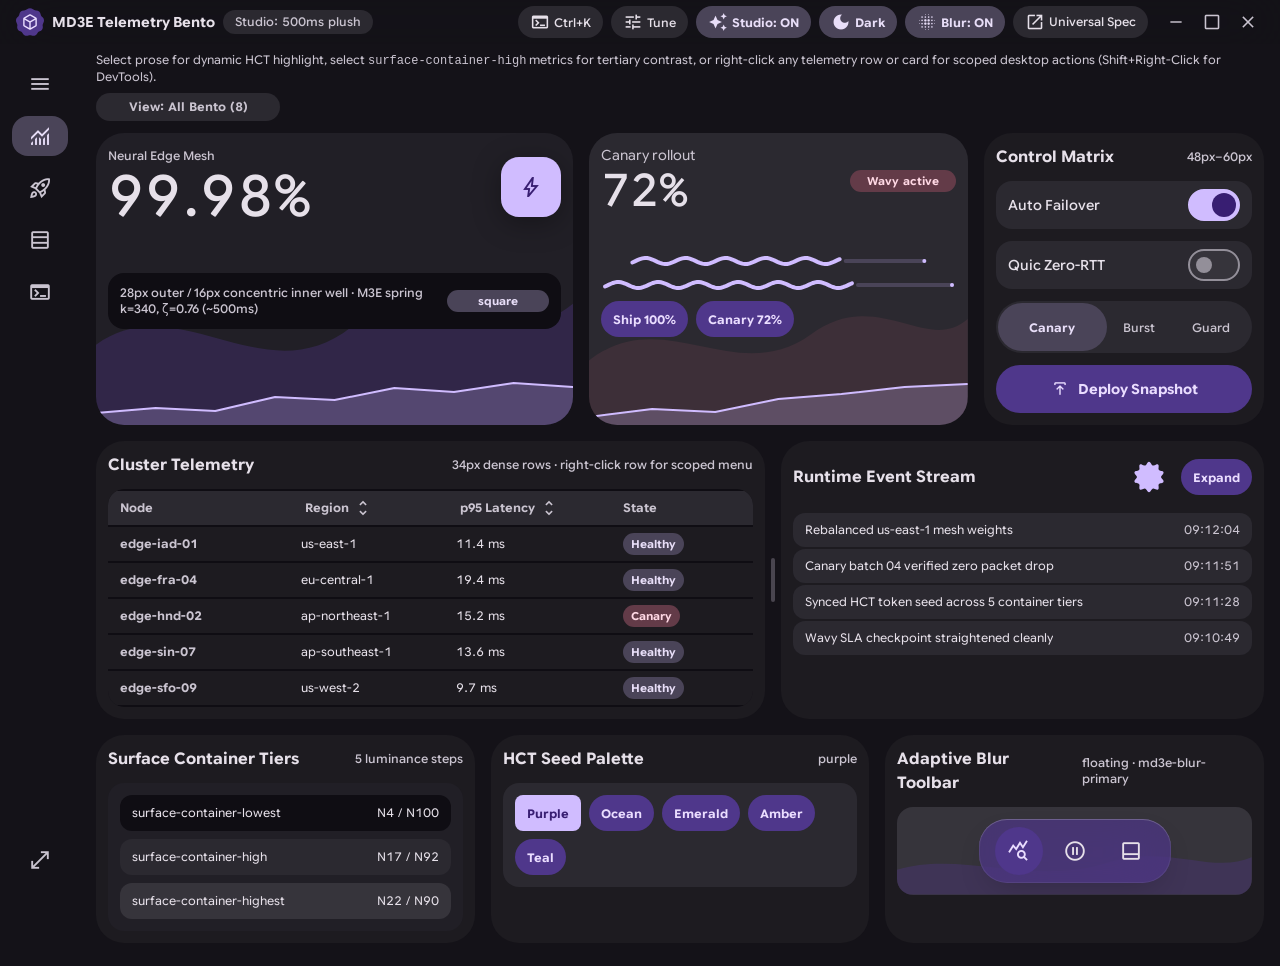
<file: assets/starter/desktop-bento.html>
<!DOCTYPE html>
<html lang="en" data-motion-scheme="expressive" data-theme="dark" data-layout-profile="desktop-bento" data-studio-profile="personal-studio">
<head>
<meta charset="utf-8">
<meta name="viewport" content="width=device-width, initial-scale=1">
<meta name="color-scheme" content="light dark">
<link rel="icon" href="data:,">
<title>MD3E Desktop Bento Studio — Layer 3 Opt-In Product Extension</title>

<!-- Self-hosted Variable Fonts & Material Symbols Outlined (offline-first; optional CDN links below) -->
<link rel="stylesheet" href="../fonts/md3e-fonts.css">
<!-- Optional Google Fonts CDN alternative (axes MUST stay alphabetical; &display=block avoids icon FOUT):
<link rel="preconnect" href="https://fonts.googleapis.com">
<link rel="preconnect" href="https://fonts.gstatic.com" crossorigin>
<link rel="stylesheet" href="https://fonts.googleapis.com/css2?family=Google+Sans+Flex:GRAD,ROND,opsz,wdth,wght@-50..200,0..100,6..144,25..151,100..1000&display=swap">
<link rel="stylesheet" href="https://fonts.googleapis.com/css2?family=Roboto+Flex:GRAD,opsz,wdth,wght@-200..150,8..144,25..151,100..1000&display=swap">
<link rel="stylesheet" href="https://fonts.googleapis.com/css2?family=Material+Symbols+Outlined:FILL,GRAD,opsz,wght@0..1,-50..200,20..48,100..700&display=block">
-->

<!-- MD3E Core + Blur + Palettes + Shapes + Motion + Dormant Layer 4 Personal Studio -->
<link rel="stylesheet" href="../tokens/md3e-tokens.css">
<link rel="stylesheet" href="../tokens/md3e-blur.css">
<link rel="stylesheet" href="../tokens/md3e-palettes.css">
<link rel="stylesheet" href="../tokens/md3e-shapes.css">
<link rel="stylesheet" href="../tokens/md3e-motion.css">
<link rel="stylesheet" href="../tokens/md3e-studio.css">

<style>
  *, *::before, *::after { box-sizing: border-box; }

  @property --md3e-vf-grad { syntax: "<number>"; inherits: false; initial-value: 0; }
  @property --md3e-vf-rond { syntax: "<number>"; inherits: false; initial-value: 35; }
  @property --md3e-vf-wght { syntax: "<number>"; inherits: false; initial-value: 500; }

  :root[data-layout-profile="desktop-bento"] {
    /* Dual-tier density tokens */
    --md-bento-row-height: 34px;       /* Strict 32px-36px dense table/log rows */
    --md-bento-control-height: 48px;   /* Chunky 44px-64px primary controls */
    --md-bento-hero-cta-size: 60px;    /* Chunky Hero morphing button */
    --md-bento-rail-width: 80px;       /* Collapsed desktop rail (80px <-> 220px) */
    --md-bento-rail-expanded-width: 220px;
    --md-bento-titlebar-height: 44px;  /* Frameless integrated titlebar */
    --md-bento-stagger-step: 30ms;

    /* M3E Android 16 36-point synthesized spatial springs (updated live via md3e-spring.js) */
    --md-bento-motion-fast-effects: 200ms cubic-bezier(0.31, 0.94, 0.34, 1);
    --md-bento-motion-default-effects-duration: 260ms;
    --md-bento-motion-default-effects: 260ms cubic-bezier(0.31, 0.94, 0.34, 1);
    --md-bento-motion-fast-spatial-duration: 380ms;
    --md-bento-motion-fast-spatial-easing: linear(0, 0.0303, 0.106, 0.2082, 0.3225, 0.4385, 0.5491, 0.6497, 0.7378, 0.8125, 0.8737, 0.9224, 0.9598, 0.9875, 1.0069, 1.0197, 1.0273, 1.0308, 1.0315, 1.0301, 1.0275, 1.0242, 1.0205, 1.0169, 1.0135, 1.0104, 1.0077, 1.0054, 1.0036, 1.0021, 1.001, 1.0002, 0.9997, 0.9993, 0.9991, 0.999, 1);
    --md-bento-motion-fast-spatial: 380ms var(--md-bento-motion-fast-spatial-easing);
    --md-bento-motion-default-spatial-duration: 480ms;
    --md-bento-motion-default-spatial-easing: linear(0, 0.0295, 0.1027, 0.2011, 0.3108, 0.422, 0.5281, 0.6248, 0.7101, 0.7829, 0.8434, 0.8925, 0.9311, 0.9606, 0.9825, 0.998, 1.0085, 1.015, 1.0185, 1.0199, 1.0196, 1.0184, 1.0166, 1.0144, 1.0122, 1.0101, 1.0081, 1.0063, 1.0048, 1.0035, 1.0024, 1.0016, 1.001, 1.0005, 1.0001, 0.9999, 1);
    --md-bento-motion-default-spatial: 480ms var(--md-bento-motion-default-spatial-easing);
    --md-bento-motion-modal-duration: 500ms;
    --md-bento-motion-modal-easing: linear(0, 0.0288, 0.1007, 0.1981, 0.3074, 0.4189, 0.5258, 0.6239, 0.7106, 0.7851, 0.8471, 0.8974, 0.937, 0.9673, 0.9895, 1.0052, 1.0155, 1.0217, 1.0247, 1.0254, 1.0245, 1.0225, 1.02, 1.0172, 1.0144, 1.0117, 1.0093, 1.0071, 1.0052, 1.0037, 1.0025, 1.0015, 1.0007, 1.0002, 0.9998, 0.9996, 1);
    --md-bento-motion-modal: 500ms var(--md-bento-motion-modal-easing);
  }

  html {
    scroll-behavior: smooth;
    scroll-padding-top: var(--md-sys-spacing-16);
    scroll-padding-bottom: 96px;
    overflow-x: clip;
  }

  body {
    margin: 0;
    min-height: 100dvh;
    overflow-x: clip;
    background: var(--md-sys-color-surface);
    color: var(--md-sys-color-on-surface);
    font-family: "Google Sans Flex", "Roboto Flex", var(--md-sys-typescale-plain-font);
    font-size: var(--md-sys-typescale-body-medium-size);
    line-height: var(--md-sys-typescale-body-medium-line-height);
    transition: background-color var(--md-bento-motion-default-effects),
                color var(--md-bento-motion-default-effects);
  }

  .skip-link:focus {
    position: fixed !important;
    inset-block-start: var(--md-sys-spacing-2);
    inset-inline-start: var(--md-sys-spacing-2);
    z-index: 900;
    clip-path: none !important;
    width: auto !important;
    height: auto !important;
    padding: var(--md-sys-spacing-2) var(--md-sys-spacing-4);
    border-radius: var(--md-sys-shape-corner-full);
    background: var(--md-sys-color-primary);
    color: var(--md-sys-color-on-primary);
    text-decoration: none;
  }

  /* -------------------------------------------------------------------------
   * 1. Frameless Integrated Titlebar (Zero 1px border, seamless surface blend)
   * ----------------------------------------------------------------------- */
  .bento-titlebar {
    position: sticky;
    top: 0;
    z-index: 120;
    min-height: env(titlebar-area-height, var(--md-bento-titlebar-height));
    padding-block: var(--md-sys-spacing-1);
    padding-inline: var(--md-sys-spacing-4);
    display: flex;
    flex-wrap: wrap;
    align-items: center;
    justify-content: space-between;
    column-gap: var(--md-sys-spacing-2);
    row-gap: 10px;
    background: var(--md-sys-color-surface);
    color: var(--md-sys-color-on-surface);
  }

  :root[data-studio-profile="personal-studio"]:where(:not([data-reduced-transparency="true"]):not([data-contrast="high"])) .bento-titlebar {
    background: color-mix(in oklab, var(--md-sys-color-surface) 78%, transparent);
    -webkit-backdrop-filter: blur(var(--md-studio-blur-px, 28px)) saturate(var(--md-studio-glass-saturate, 190%));
    backdrop-filter: blur(var(--md-studio-blur-px, 28px)) saturate(var(--md-studio-glass-saturate, 190%));
  }

  @media (prefers-reduced-transparency: reduce), (prefers-contrast: more) {
    :root[data-studio-profile="personal-studio"] .bento-titlebar {
      background: var(--md-sys-color-surface);
      -webkit-backdrop-filter: none;
      backdrop-filter: none;
    }
  }

  .titlebar__brand {
    display: flex;
    align-items: center;
    gap: var(--md-sys-spacing-2);
    min-width: 0;
    max-width: 100%;
    overflow: hidden;
  }

  .titlebar__badge {
    width: 28px;
    height: 28px;
    flex-shrink: 0;
    display: grid;
    place-items: center;
    background: var(--md-sys-color-primary-container);
    color: var(--md-sys-color-on-primary-container);
    --md-sys-icon-size: 20px;
    --md-sys-icon-opsz: 20;
  }

  .titlebar__title {
    margin: 0;
    font-size: var(--md-sys-typescale-title-small-size);
    line-height: var(--md-sys-typescale-title-small-line-height);
    font-weight: var(--md-sys-typescale-title-small-emphasized-weight);
    white-space: nowrap;
    overflow: hidden;
    text-overflow: ellipsis;
  }

  .titlebar__search {
    display: none;
    align-items: center;
    gap: var(--md-sys-spacing-2);
    height: 32px;
    flex: 0 1 180px;
    min-width: 120px;
    padding-inline: var(--md-sys-spacing-3);
    border-radius: var(--md-sys-shape-corner-full);
    background: var(--md-sys-color-surface-container-high);
    --md-sys-icon-size: 20px;
    --md-sys-icon-opsz: 20;
    transition: background-color var(--md-bento-motion-fast-effects);
  }

  .titlebar__search:hover {
    background: var(--md-sys-color-surface-container-highest);
  }

  .titlebar__search:focus-within {
    outline: var(--md-sys-focus-ring-width) solid var(--md-sys-color-secondary);
    outline-offset: var(--md-sys-focus-ring-gap);
  }

  .titlebar__search input {
    width: 100%;
    min-width: 0;
    border: none;
    background: transparent;
    color: var(--md-sys-color-on-surface);
    font-family: inherit;
    font-size: var(--md-sys-typescale-body-small-size);
    outline: 2px solid transparent;
  }

  .titlebar__actions {
    display: flex;
    flex-wrap: wrap;
    align-items: center;
    column-gap: var(--md-sys-spacing-2);
    row-gap: 10px;
    flex: 0 1 auto;
    min-width: 0;
    max-width: 100%;
  }

  #titlebar-status-pill {
    display: none;
  }

  :root[data-studio-profile="personal-studio"] #titlebar-status-pill {
    display: inline-block;
    vertical-align: middle;
    max-inline-size: clamp(110px, 13vw, 210px);
    overflow: hidden;
    text-overflow: ellipsis;
    white-space: nowrap;
    flex-shrink: 1;
  }

  .studio-tuner__header {
    flex-wrap: wrap;
  }

  #studio-intent-badge {
    min-inline-size: 124px;
    justify-content: center;
    text-align: center;
    font-variant-numeric: tabular-nums;
    white-space: nowrap;
    flex-shrink: 0;
  }

  @media (min-width: 1340px) {
    .bento-titlebar {
      display: grid;
      grid-template-columns: minmax(0, 1fr) 180px 636px;
      align-items: center;
      row-gap: 0;
    }
    .titlebar__brand {
      justify-self: start;
    }
    .titlebar__search {
      display: flex;
      justify-self: center;
      width: 100%;
      flex: none;
    }
    .titlebar__actions {
      justify-self: end;
      flex-wrap: nowrap;
      gap: var(--md-sys-spacing-1);
    }
  }

  @media (min-width: 1340px) and (max-width: 1479px) {
    .titlebar-chip__optional {
      display: none;
    }
  }

  @media (min-width: 1480px) {
    .bento-titlebar {
      grid-template-columns: minmax(0, 1fr) 180px 728px;
    }
  }

  @media (max-width: 719px) {
    .titlebar-chip__optional {
      display: none;
    }
    #titlebar-status-pill,
    :root[data-studio-profile="personal-studio"] #titlebar-status-pill {
      display: none;
    }
  }

  .titlebar-chip {
    position: relative;
    display: inline-flex;
    align-items: center;
    gap: var(--md-sys-spacing-1);
    height: 32px;
    padding-inline: var(--md-sys-spacing-3);
    border: none;
    border-radius: var(--md-sys-shape-corner-full);
    background: var(--md-sys-color-surface-container-high);
    color: var(--md-sys-color-on-surface);
    font-family: inherit;
    font-size: var(--md-sys-typescale-label-medium-size);
    font-weight: var(--md-sys-typescale-label-medium-weight);
    white-space: nowrap;
    text-decoration: none;
    cursor: pointer;
    --md-sys-icon-size: 20px;
    transition: background-color var(--md-bento-motion-fast-effects),
                transform var(--md-bento-motion-fast-spatial);
  }

  @media (min-width: 1340px) and (max-width: 1479px) {
    .titlebar-chip {
      padding-inline: 10px;
    }
  }

  .titlebar-chip::before {
    content: "";
    position: absolute;
    inset-block: -8px;
    inset-inline: -4px;
    min-width: var(--md-sys-touch-target-min);
    min-height: var(--md-sys-touch-target-min);
  }

  .titlebar-chip:hover {
    background: color-mix(in oklab, var(--md-sys-color-on-surface) 8%, var(--md-sys-color-surface-container-high));
  }

  .titlebar-chip:active {
    transform: scale(0.96);
  }

  .titlebar-chip:focus-visible {
    outline: var(--md-sys-focus-ring-width) solid var(--md-sys-color-secondary);
    outline-offset: var(--md-sys-focus-ring-gap);
  }

  .titlebar-chip[aria-pressed="true"] {
    background: var(--md-sys-color-secondary-container);
    color: var(--md-sys-color-on-secondary-container);
    font-weight: var(--md-sys-typescale-label-medium-emphasized-weight);
  }

  .win-controls {
    display: none;
  }

  @media (min-width: 840px) {
    .win-controls {
      display: inline-flex;
      align-items: center;
      gap: var(--md-sys-spacing-1);
      margin-inline-start: var(--md-sys-spacing-1);
    }
  }

  .win-btn {
    position: relative;
    display: grid;
    place-items: center;
    width: 32px;
    height: 32px;
    padding: 0;
    border: none;
    border-radius: var(--md-sys-shape-corner-full);
    background: transparent;
    color: var(--md-sys-color-on-surface-variant);
    cursor: pointer;
    --md-sys-icon-size: 20px;
    transition: background-color var(--md-bento-motion-fast-effects),
                color var(--md-bento-motion-fast-effects);
  }

  .win-btn::before {
    content: "";
    position: absolute;
    inset: -8px;
    min-width: var(--md-sys-touch-target-min);
    min-height: var(--md-sys-touch-target-min);
  }

  .win-btn:hover {
    background: color-mix(in oklab, var(--md-sys-color-on-surface) 8%, transparent);
    color: var(--md-sys-color-on-surface);
  }

  .win-btn--close:hover {
    background: var(--md-sys-color-error-container);
    color: var(--md-sys-color-on-error-container);
  }

  .win-btn:focus-visible {
    outline: var(--md-sys-focus-ring-width) solid var(--md-sys-color-secondary);
    outline-offset: var(--md-sys-focus-ring-gap);
  }

  /* -------------------------------------------------------------------------
   * 2. Dual-Spring Expandable Navigation Rail (80px <-> 220px) + Main Bento Shell
   * ----------------------------------------------------------------------- */
  .bento-shell {
    position: relative;
    z-index: 1;
    display: flex;
    align-items: flex-start;
    overflow-x: clip;
    min-height: calc(100dvh - var(--md-bento-titlebar-bottom, var(--md-bento-titlebar-height)));
  }

  .bento-rail {
    position: sticky;
    top: var(--md-bento-titlebar-bottom, var(--md-bento-titlebar-height));
    width: var(--md-bento-rail-width);
    height: calc(100dvh - var(--md-bento-titlebar-bottom, var(--md-bento-titlebar-height)));
    flex-shrink: 0;
    display: none;
    flex-direction: column;
    align-items: stretch;
    padding-block: var(--md-sys-spacing-2) var(--md-sys-spacing-4);
    padding-inline: var(--md-sys-spacing-2);
    gap: var(--md-sys-spacing-1);
    background: var(--md-sys-color-surface);
    overflow-x: hidden;
    overflow-y: auto;
    --rail-progress: 0;
    --rail-label-opacity: 0;
    --rail-label-x: -8px;
    will-change: width;
  }

  @media (min-width: 840px) {
    .bento-rail { display: flex; }
  }

  .bento-rail[data-rail-expanded="true"] {
    width: var(--md-bento-rail-expanded-width);
    padding-inline: var(--md-sys-spacing-3);
  }

  .bento-rail__item {
    position: relative;
    display: flex;
    align-items: center;
    gap: var(--md-sys-spacing-2);
    width: 100%;
    min-height: var(--md-sys-touch-target-min);
    padding: 0 var(--md-sys-spacing-2);
    border: none;
    border-radius: var(--md-sys-shape-corner-large);
    background: transparent;
    color: var(--md-sys-color-on-surface-variant);
    font-family: inherit;
    font-size: var(--md-sys-typescale-label-large-size);
    font-weight: var(--md-sys-typescale-label-large-weight);
    text-decoration: none;
    text-align: start;
    cursor: pointer;
    overflow: hidden;
    transition: background-color var(--md-bento-motion-fast-effects),
                border-radius var(--md-bento-motion-fast-spatial),
                color var(--md-bento-motion-fast-effects),
                transform var(--md-bento-motion-fast-spatial);
  }

  .bento-rail__indicator {
    position: absolute;
    inset-block: 4px;
    inset-inline-start: 4px;
    width: 56px;
    border-radius: var(--md-sys-shape-corner-large);
    background: var(--md-sys-color-secondary-container);
    color: var(--md-sys-color-on-secondary-container);
    opacity: 0;
    pointer-events: none;
    z-index: 0;
    transition: opacity var(--md-bento-motion-fast-effects);
  }

  .bento-rail__pill {
    position: relative;
    z-index: 1;
    display: grid;
    place-items: center;
    width: 48px;
    height: 40px;
    flex-shrink: 0;
  }

  .bento-rail__label {
    position: relative;
    z-index: 1;
    white-space: nowrap;
    overflow: hidden;
    opacity: var(--rail-label-opacity, 0);
    transform: translateX(var(--rail-label-x, -8px));
    pointer-events: none;
  }

  .bento-rail[data-rail-expanded="true"] .bento-rail__label {
    pointer-events: auto;
  }

  .bento-rail__item[aria-current="page"] .bento-rail__indicator {
    width: calc(56px + (100% - 64px) * var(--rail-progress, 0));
  }

  .bento-rail__item:hover {
    background: color-mix(in oklab, var(--md-sys-color-on-surface) 8%, transparent);
    color: var(--md-sys-color-on-surface);
  }

  .bento-rail__item:active {
    transform: scale(0.96);
    border-radius: var(--md-sys-shape-corner-medium);
  }

  .bento-rail__item[aria-current="page"] {
    color: var(--md-sys-color-on-secondary-container);
    font-weight: var(--md-sys-typescale-label-large-emphasized-weight);
    --md-sys-icon-fill: 1;
  }

  .bento-rail__item[aria-current="page"] .bento-rail__indicator {
    opacity: 1;
  }

  .bento-rail__item:focus-visible {
    outline: var(--md-sys-focus-ring-width) solid var(--md-sys-color-secondary);
    outline-offset: var(--md-sys-focus-ring-gap);
  }

  .bento-rail__spacer {
    flex: 1 1 auto;
  }

  /* -------------------------------------------------------------------------
   * 3. 12-Column Asymmetric Bento Grid (Borderless, Shadowless, Tonal Nesting)
   * ----------------------------------------------------------------------- */
  .bento-workspace {
    flex: 1 1 auto;
    min-width: 0;
    overflow-x: clip;
    padding: var(--md-sys-spacing-2) var(--md-sys-spacing-4) var(--md-sys-spacing-6);
  }

  .bento-workspace__intro {
    display: flex;
    flex-wrap: wrap;
    align-items: center;
    justify-content: space-between;
    gap: var(--md-sys-spacing-2);
    margin-block-end: var(--md-sys-spacing-3);
    min-height: 36px;
  }

  .bento-workspace__caption {
    margin: 0;
    font-size: var(--md-sys-typescale-body-small-size);
    line-height: var(--md-sys-typescale-body-small-line-height);
    color: var(--md-sys-color-on-surface-variant);
  }

  .bento-workspace__view-badge {
    display: inline-flex;
    align-items: center;
    justify-content: center;
    gap: var(--md-sys-spacing-1);
    min-inline-size: 184px;
    height: 28px;
    padding-inline: var(--md-sys-spacing-3);
    border-radius: var(--md-sys-shape-corner-full);
    background: var(--md-sys-color-surface-container-high);
    color: var(--md-sys-color-on-surface-variant);
    font-size: var(--md-sys-typescale-label-medium-size);
    line-height: var(--md-sys-typescale-label-medium-line-height);
    font-weight: var(--md-sys-typescale-label-medium-emphasized-weight);
    font-variant-numeric: tabular-nums;
    white-space: nowrap;
  }

  .bento-grid {
    display: grid;
    grid-template-columns: repeat(4, minmax(0, 1fr));
    gap: var(--md-sys-spacing-4);
    align-items: stretch;
    transform-origin: center top;
    will-change: opacity, transform;
  }

  .bento-grid.is-view-exiting {
    opacity: 0;
    transform: scale(0.985);
  }

  @keyframes bento-card-stagger-in {
    0% {
      opacity: 0;
      transform: translateY(14px) scale(0.96);
    }
    100% {
      opacity: 1;
      transform: translateY(0) scale(1);
    }
  }

  .bento-card[hidden] {
    display: none;
  }

  .bento-card.is-stagger-enter {
    --bento-stagger-idx: 0;
    animation-name: bento-card-stagger-in;
    animation-duration: var(--md-bento-motion-default-spatial-duration, 480ms);
    animation-timing-function: var(--md-bento-motion-default-spatial-easing);
    animation-delay: calc(var(--bento-stagger-idx, 0) * var(--md-studio-stagger-ms, var(--md-bento-stagger-step, 30ms)));
    animation-fill-mode: backwards;
  }

  .bento-split-row {
    grid-column: 1 / -1;
    display: grid;
    grid-template-columns: minmax(0, 1fr);
    gap: var(--md-sys-spacing-4);
    align-items: stretch;
    min-width: 0;
  }

  .bento-split-row[hidden] {
    display: none;
  }

  @media (min-width: 1200px) {
    .bento-split-row {
      grid-template-columns: calc(var(--md-studio-split-ratio, 58%) - 8px) 16px minmax(0, 1fr);
      column-gap: 0;
      row-gap: var(--md-sys-spacing-4);
    }
    .bento-split-row.is-single-pane {
      grid-template-columns: minmax(0, 1fr);
    }
  }

  @media (min-width: 840px) {
    .bento-grid { grid-template-columns: repeat(8, minmax(0, 1fr)); }
  }

  @media (min-width: 1200px) {
    .bento-grid { grid-template-columns: repeat(12, minmax(0, 1fr)); }
  }

  .span-3, .span-4, .span-5, .span-7 {
    grid-column: span 4;
  }

  @media (min-width: 840px) {
    .span-3 { grid-column: span 4; }
    .span-4 { grid-column: span 4; }
    .span-5 { grid-column: span 8; }
    .span-7 { grid-column: span 8; }
  }

  @media (min-width: 1200px) {
    .span-3 { grid-column: span 3; }
    .span-4 { grid-column: span 4; }
    .span-5 { grid-column: span 5; }
    .span-7 { grid-column: span 7; }
  }

  /* Outer Bento Cards: strict 28px corner-extra-large, 12px padding -> 16px concentric inner well, zero 1px border, zero box-shadow */
  .bento-card {
    position: relative;
    min-width: 0;
    overflow: hidden;
    padding: var(--md-sys-spacing-3);
    border-radius: var(--md-sys-shape-corner-extra-large); /* 28px outer */
    background: var(--md-sys-color-surface-container-low);
    color: var(--md-sys-color-on-surface);
    display: flex;
    flex-direction: column;
    gap: var(--md-sys-spacing-3);
    transition: background-color var(--md-bento-motion-fast-effects);
  }

  .bento-card:hover {
    background: color-mix(in oklab, var(--md-sys-color-on-surface) 8%, var(--md-sys-color-surface-container-low));
  }

  .bento-card--hero-mesh {
    background: var(--md-sys-color-surface-container);
    justify-content: space-between;
  }

  .bento-card--hero-mesh:hover {
    background: color-mix(in oklab, var(--md-sys-color-on-surface) 8%, var(--md-sys-color-surface-container));
  }

  .bento-card--hero-rollout {
    background: var(--md-sys-color-surface-container-high);
    justify-content: space-between;
  }

  .bento-card--hero-rollout:hover {
    background: color-mix(in oklab, var(--md-sys-color-on-surface) 8%, var(--md-sys-color-surface-container-high));
  }

  /* Concentric Nested Inner Well: 28px outer - 12px padding = 16px corner-large */
  .bento-well {
    position: relative;
    z-index: 1;
    padding: var(--md-sys-spacing-3);
    border-radius: var(--md-sys-shape-corner-large); /* 16px inner */
    background: var(--md-sys-color-surface-container-lowest);
    color: var(--md-sys-color-on-surface);
  }

  .bento-well--high {
    background: var(--md-sys-color-surface-container-high);
  }

  .bento-well--highest {
    background: var(--md-sys-color-surface-container-highest);
  }

  .bento-card__header {
    position: relative;
    z-index: 1;
    display: flex;
    align-items: center;
    justify-content: space-between;
    gap: var(--md-sys-spacing-2);
  }

  .bento-card__eyebrow {
    font-size: var(--md-sys-typescale-label-medium-size); /* 12px */
    line-height: var(--md-sys-typescale-label-medium-line-height);
    font-weight: var(--md-sys-typescale-label-medium-weight);
    color: var(--md-sys-color-on-surface-variant);
  }

  .bento-card__title {
    margin: 0;
    font-size: var(--md-sys-typescale-title-medium-size);
    line-height: var(--md-sys-typescale-title-medium-line-height);
    font-weight: var(--md-sys-typescale-title-medium-emphasized-weight);
  }

  /* Hero KPI metrics: >= 3x label font-size (57px / 12px = 4.75x, 45px / 14px = 3.21x) */
  .hero-kpi-value {
    margin: 0;
    font-family: "Google Sans Flex", "Roboto Flex", var(--md-sys-typescale-brand-font);
    font-size: var(--md-sys-typescale-display-large-size); /* 57px */
    line-height: var(--md-sys-typescale-display-large-line-height);
    font-weight: var(--md-sys-typescale-display-large-emphasized-weight);
    font-variant-numeric: tabular-nums;
    font-variation-settings: "GRAD" var(--md3e-vf-grad), "ROND" var(--md3e-vf-rond), "wght" var(--md3e-vf-wght);
    transition: --md3e-vf-grad var(--md-bento-motion-fast-effects),
                --md3e-vf-rond var(--md-bento-motion-fast-spatial),
                --md3e-vf-wght var(--md-bento-motion-fast-effects);
  }

  .bento-card--hero-mesh:hover .hero-kpi-value {
    --md3e-vf-grad: 70;
    --md3e-vf-rond: 95;
    --md3e-vf-wght: 620;
  }

  .hero-kpi-secondary {
    margin: 0;
    font-family: "Google Sans Flex", "Roboto Flex", var(--md-sys-typescale-brand-font);
    font-size: var(--md-sys-typescale-display-medium-size); /* 45px (vs 14px label = 3.21x) */
    line-height: var(--md-sys-typescale-display-medium-line-height);
    font-weight: var(--md-sys-typescale-display-medium-emphasized-weight);
    font-variant-numeric: tabular-nums;
  }

  .hero-label-sm {
    font-size: var(--md-sys-typescale-title-small-size); /* 14px */
    line-height: var(--md-sys-typescale-title-small-line-height);
    color: var(--md-sys-color-on-surface-variant);
  }

  /* Fluid Wave Motif & Edge-Bleed Sparkline in Hero Cards */
  .bento-wave-backdrop {
    position: absolute;
    inset-inline: 0;
    inset-block-end: 0;
    inline-size: 100%;
    block-size: 62%;
    fill: color-mix(in oklab, var(--md-sys-color-primary-container) 34%, transparent);
    pointer-events: none;
  }

  .bento-wave-backdrop--tertiary {
    fill: color-mix(in oklab, var(--md-sys-color-tertiary-container) 32%, transparent);
  }

  .bento-sparkline-bleed {
    position: relative;
    z-index: 1;
    display: block;
    inline-size: calc(100% + var(--md-sys-spacing-6));
    margin-inline: calc(-1 * var(--md-sys-spacing-3));
    margin-block-end: calc(-1 * var(--md-sys-spacing-3));
    block-size: 52px;
  }

  .spark-area {
    fill: color-mix(in oklab, var(--md-sys-color-primary) 22%, transparent);
  }

  .spark-stroke {
    fill: none;
    stroke: var(--md-sys-color-primary);
    stroke-width: 2;
  }

  /* Hero Morphing Shape CTA — shadow strictly via filter: drop-shadow() */
  .bento-morph-shadow {
    display: inline-flex;
    flex-shrink: 0;
    filter: drop-shadow(0 6px 14px color-mix(in oklab, var(--md-sys-color-shadow) 32%, transparent));
  }

  .bento-morph-cta {
    position: relative;
    display: grid;
    place-items: center;
    inline-size: var(--md-bento-hero-cta-size, 60px); /* 60px chunky Hero CTA */
    block-size: var(--md-bento-hero-cta-size, 60px);
    padding: 0;
    border: none;
    background: transparent;
    color: var(--md-sys-color-on-primary);
    cursor: pointer;
    transition: transform var(--md-bento-motion-fast-spatial);
  }

  .bento-morph-cta:hover {
    transform: scale(1.04);
  }

  .bento-morph-cta__svg {
    inline-size: 100%;
    block-size: 100%;
    fill: var(--md-sys-color-primary);
  }

  .bento-morph-cta__icon {
    position: absolute;
    pointer-events: none;
    color: var(--md-sys-color-on-primary);
  }

  .bento-morph-cta:focus-visible {
    outline: var(--md-sys-focus-ring-width) solid var(--md-sys-color-secondary);
    outline-offset: var(--md-sys-focus-ring-gap);
    border-radius: var(--md-sys-shape-corner-large);
  }

  /* Dual Wavy Progress Bars (SVG + Canvas) */
  .bento-wavy-stack {
    position: relative;
    z-index: 1;
    display: grid;
    gap: var(--md-sys-spacing-2);
  }

  .md3e-wavy-progress {
    inline-size: 100%;
    block-size: 16px;
    display: flex;
    align-items: center;
  }

  .md3e-wavy-progress svg,
  .md3e-wavy-progress canvas {
    inline-size: 100%;
    block-size: 16px;
    display: block;
  }

  .md3e-wavy__track {
    fill: none;
    stroke: var(--md-sys-color-secondary-container);
    stroke-width: 4;
    stroke-linecap: round;
  }

  .md3e-wavy__active {
    fill: none;
    stroke: var(--md-sys-color-primary);
    stroke-width: 4;
    stroke-linecap: round;
  }

  .md3e-wavy__stop { fill: var(--md-sys-color-primary); }

  .bento-controls-row {
    position: relative;
    z-index: 1;
    display: flex;
    flex-wrap: wrap;
    align-items: center;
    gap: var(--md-sys-spacing-2);
  }

  /* -------------------------------------------------------------------------
   * 4. Card 3: Chunky Primary Controls (48px-56px height)
   * ----------------------------------------------------------------------- */
  .bento-switch {
    position: relative;
    display: flex;
    align-items: center;
    justify-content: space-between;
    min-height: var(--md-bento-control-height, 48px);
    padding: var(--md-sys-spacing-2) var(--md-sys-spacing-3);
    border: none;
    border-radius: var(--md-sys-shape-corner-large);
    background: var(--md-sys-color-surface-container-high);
    color: var(--md-sys-color-on-surface);
    font-family: inherit;
    font-size: var(--md-sys-typescale-label-large-size);
    font-weight: var(--md-sys-typescale-label-large-weight);
    cursor: pointer;
    transition: background-color var(--md-bento-motion-fast-effects);
  }

  .bento-switch:hover {
    background: color-mix(in oklab, var(--md-sys-color-on-surface) 8%, var(--md-sys-color-surface-container-high));
  }

  .bento-switch:focus-visible {
    outline: var(--md-sys-focus-ring-width) solid var(--md-sys-color-secondary);
    outline-offset: var(--md-sys-focus-ring-gap);
  }

  .bento-switch__track {
    inline-size: 52px;
    block-size: 32px;
    padding: 0;
    border: 2px solid var(--md-sys-color-outline);
    border-radius: var(--md-sys-shape-corner-full);
    background: var(--md-sys-color-surface-container-highest);
    display: flex;
    align-items: center;
    transition: background-color var(--md-bento-motion-fast-effects),
                border-color var(--md-bento-motion-fast-effects);
  }

  .bento-switch__thumb {
    inline-size: 16px;
    block-size: 16px;
    border-radius: var(--md-sys-shape-corner-full);
    background: var(--md-sys-color-outline);
    transform: translateX(6px);
    transition: transform var(--md-bento-motion-fast-spatial),
                inline-size var(--md-bento-motion-fast-spatial),
                block-size var(--md-bento-motion-fast-spatial),
                background-color var(--md-bento-motion-fast-effects);
  }

  .bento-switch:is([aria-pressed="true"], [aria-checked="true"]) .bento-switch__track {
    background: var(--md-sys-color-primary);
    border-color: var(--md-sys-color-primary);
  }

  .bento-switch:is([aria-pressed="true"], [aria-checked="true"]) .bento-switch__thumb {
    inline-size: 24px;
    block-size: 24px;
    background: var(--md-sys-color-on-primary);
    transform: translateX(22px);
  }

  .bento-switch:active .bento-switch__thumb {
    inline-size: 28px;
    block-size: 28px;
    transform: translateX(0);
  }

  .bento-switch:is([aria-pressed="true"], [aria-checked="true"]):active .bento-switch__thumb {
    inline-size: 28px;
    block-size: 28px;
    transform: translateX(20px);
  }

  .bento-pill-group {
    position: relative;
    isolation: isolate;
    overflow: hidden;
    display: flex;
    align-items: center;
    gap: 2px;
    padding: 2px;
    inline-size: 100%;
    border-radius: var(--md-sys-shape-corner-extra-large);
    background: var(--md-sys-color-surface-container-high);
  }

  .bento-pill-indicator {
    position: absolute;
    inset-block: 2px;
    inset-inline-start: 0;
    width: 0;
    border-radius: var(--md-sys-shape-corner-extra-large);
    background: var(--md-sys-color-secondary-container);
    color: var(--md-sys-color-on-secondary-container);
    pointer-events: none;
    z-index: 0;
    will-change: transform, width;
  }

  .bento-pill {
    position: relative;
    z-index: 1;
    flex: 1 1 0;
    min-inline-size: 48px;
    height: var(--md-bento-control-height, 48px); /* 48px chunky segmented pill */
    border: none;
    border-radius: var(--md-sys-shape-corner-small);
    background: transparent;
    color: var(--md-sys-color-on-surface-variant);
    font-family: inherit;
    font-size: var(--md-sys-typescale-label-medium-size);
    font-weight: var(--md-sys-typescale-label-medium-weight);
    cursor: pointer;
    transition: flex-grow var(--md-bento-motion-fast-spatial),
                border-radius var(--md-bento-motion-fast-spatial),
                color var(--md-bento-motion-fast-effects);
  }

  .bento-pill::after {
    content: "";
    position: absolute;
    inset: 0;
    border-radius: inherit;
    background: currentColor;
    opacity: 0;
    pointer-events: none;
    transition: opacity var(--md-bento-motion-fast-effects);
  }

  .bento-pill:first-of-type { border-start-start-radius: var(--md-sys-shape-corner-extra-large); border-end-start-radius: var(--md-sys-shape-corner-extra-large); }
  .bento-pill:last-of-type { border-start-end-radius: var(--md-sys-shape-corner-extra-large); border-end-end-radius: var(--md-sys-shape-corner-extra-large); }

  .bento-pill:hover::after { opacity: var(--md-sys-state-hover-state-layer-opacity); }
  .bento-pill:focus-visible::after { opacity: var(--md-sys-state-focus-state-layer-opacity); }
  .bento-pill:active::after { opacity: var(--md-sys-state-pressed-state-layer-opacity); }

  .bento-pill:is(:active, [aria-pressed="true"]) {
    flex-grow: 1.45;
    color: var(--md-sys-color-on-secondary-container);
    border-radius: var(--md-sys-shape-corner-extra-large);
    font-weight: var(--md-sys-typescale-label-medium-emphasized-weight);
  }

  .bento-pill:has(+ .bento-pill:is(:active, [aria-pressed="true"])),
  .bento-pill:is(:active, [aria-pressed="true"]) + .bento-pill {
    flex-grow: 0.72;
  }

  .bento-pill:focus-visible {
    outline: var(--md-sys-focus-ring-width) solid var(--md-sys-color-secondary);
    outline-offset: -3px;
    z-index: 1;
  }

  .bento-action-btn {
    position: relative;
    display: inline-flex;
    align-items: center;
    justify-content: center;
    gap: var(--md-sys-spacing-2);
    height: var(--md-bento-control-height, 48px); /* 48px chunky CTA */
    padding-inline: var(--md-sys-spacing-4);
    border: none;
    border-radius: calc(var(--md-bento-control-height, 48px) / 2); /* bounded height/2 pill avoids 9999px + spring overshoot 0px snap */
    background: var(--md-sys-color-primary-container);
    color: var(--md-sys-color-on-primary-container);
    font-family: inherit;
    font-size: var(--md-sys-typescale-label-large-size);
    font-weight: var(--md-sys-typescale-label-large-emphasized-weight);
    --md-sys-icon-size: 20px;
    --md-sys-icon-opsz: 20;
    cursor: pointer;
    transition: background-color var(--md-bento-motion-fast-effects),
                color var(--md-bento-motion-fast-effects),
                border-radius var(--md-bento-motion-fast-spatial),
                transform var(--md-bento-motion-fast-spatial);
  }

  .bento-action-btn:hover {
    background: color-mix(in oklab, var(--md-sys-color-on-primary-container) 8%, var(--md-sys-color-primary-container));
  }

  .bento-action-btn[aria-pressed="true"] {
    background: var(--md-sys-color-primary);
    color: var(--md-sys-color-on-primary);
    border-radius: var(--md-sys-shape-corner-medium);
  }

  .bento-action-btn[aria-pressed="true"]:hover {
    background: color-mix(in oklab, var(--md-sys-color-on-primary) 8%, var(--md-sys-color-primary));
  }

  .bento-action-btn:active {
    transform: scale(0.97);
    border-radius: var(--md-sys-shape-corner-medium);
  }

  .bento-action-btn:focus-visible {
    outline: var(--md-sys-focus-ring-width) solid var(--md-sys-color-secondary);
    outline-offset: var(--md-sys-focus-ring-gap);
  }

  .bento-action-btn--sm-pill {
    --md-bento-sm-pill-height: 36px;
    height: var(--md-bento-sm-pill-height);
    border-radius: calc(var(--md-bento-sm-pill-height) / 2);
    padding-inline: var(--md-sys-spacing-3);
    font-size: var(--md-sys-typescale-label-medium-size);
  }

  .bento-action-btn--sm-pill[aria-pressed="true"],
  .bento-action-btn--sm-pill:active {
    border-radius: var(--md-sys-shape-corner-small);
  }

  .bento-action-btn--sm-pill::before {
    content: "";
    position: absolute;
    inset-block: -6px;
    inset-inline: 0;
    min-width: var(--md-sys-touch-target-min);
    min-height: var(--md-sys-touch-target-min);
  }

  /* -------------------------------------------------------------------------
   * 5. Card 4: Dense Telemetry Data Table (32px-36px Rows, Zero 1px Borders)
   * ----------------------------------------------------------------------- */
  .bento-table-scroll {
    overflow: auto;
    max-block-size: 248px;
    border-radius: var(--md-sys-shape-corner-large);
    background: var(--md-sys-color-surface-container-lowest);
    container-type: inline-size;
  }

  .bento-table-scroll:focus-visible {
    outline: var(--md-sys-focus-ring-width) solid var(--md-sys-color-secondary);
    outline-offset: var(--md-sys-focus-ring-gap);
  }

  .bento-table {
    width: 100%;
    min-width: 460px;
    border-collapse: separate;
    border-spacing: 0 2px;
    table-layout: fixed;
  }

  .bento-table col:nth-child(1) { width: 28%; }
  .bento-table col:nth-child(2) { width: 24%; }
  .bento-table col:nth-child(3) { width: 26%; }
  .bento-table col:nth-child(4) { width: 22%; }

  .bento-table thead {
    position: sticky;
    top: 0;
    z-index: 2;
    background: var(--md-sys-color-surface-container-high);
  }

  .bento-table th {
    height: var(--md-bento-row-height, 34px);
    padding-inline: var(--md-sys-spacing-3);
    text-align: start;
    font-size: var(--md-sys-typescale-label-medium-size);
    line-height: var(--md-sys-typescale-label-medium-line-height);
    font-weight: var(--md-sys-typescale-label-medium-emphasized-weight);
    color: var(--md-sys-color-on-surface-variant);
  }

  .bento-table tbody tr {
    height: var(--md-bento-row-height, 34px); /* Exact 34px inside [32px, 36px] */
    background: var(--md-sys-color-surface-container-low);
    transition: background-color var(--md-bento-motion-fast-effects);
  }

  .bento-table tbody tr:hover {
    background: color-mix(in oklab, var(--md-sys-color-on-surface) 8%, var(--md-sys-color-surface-container-low));
  }

  .bento-table td,
  .bento-table tbody th {
    height: var(--md-bento-row-height, 34px);
    padding: 0 var(--md-sys-spacing-3);
    font-size: var(--md-sys-typescale-body-small-size);
    line-height: var(--md-sys-typescale-body-small-line-height);
    font-variant-numeric: tabular-nums;
    white-space: nowrap;
    overflow: hidden;
    text-overflow: ellipsis;
  }

  .bento-sort-trigger {
    position: relative;
    display: inline-flex;
    align-items: center;
    gap: var(--md-sys-spacing-1);
    height: 32px;
    padding: 0 4px;
    border: none;
    border-radius: var(--md-sys-shape-corner-small);
    background: transparent;
    color: inherit;
    font: inherit;
    white-space: nowrap;
    cursor: pointer;
    --md-sys-icon-size: 20px;
  }

  .bento-sort-trigger[data-sort-active="true"] {
    color: var(--md-sys-color-primary);
  }

  .bento-sort-trigger::before {
    content: "";
    position: absolute;
    inset: -8px -4px;
    min-height: var(--md-sys-touch-target-min);
    min-width: var(--md-sys-touch-target-min);
  }

  .bento-sort-trigger:focus-visible {
    outline: var(--md-sys-focus-ring-width) solid var(--md-sys-color-secondary);
    outline-offset: -2px;
  }

  .status-pill {
    display: inline-flex;
    align-items: center;
    justify-content: center;
    height: 22px;
    padding-inline: var(--md-sys-spacing-2);
    border-radius: var(--md-sys-shape-corner-full);
    background: var(--md-sys-color-secondary-container);
    color: var(--md-sys-color-on-secondary-container);
    font-size: var(--md-sys-typescale-label-small-size);
    line-height: 22px;
    font-weight: var(--md-sys-typescale-label-small-emphasized-weight);
    font-variant-numeric: tabular-nums;
    white-space: nowrap;
    flex-shrink: 0;
  }

  #hero-morph-state {
    min-inline-size: 102px;
  }

  #bento-wavy-badge {
    min-inline-size: 106px;
  }

  .status-pill--tertiary {
    background: var(--md-sys-color-tertiary-container);
    color: var(--md-sys-color-on-tertiary-container);
  }

  /* -------------------------------------------------------------------------
   * 6. Card 5: Dense Event Stream (34px rows) + View Transition Card Detail
   * ----------------------------------------------------------------------- */
  .bento-log-list {
    list-style: none;
    margin: 0;
    padding: 0;
    display: grid;
    gap: 2px;
    min-width: 0;
  }

  .bento-log-item {
    min-width: 0;
    height: var(--md-bento-row-height, 34px);
    padding-inline: var(--md-sys-spacing-3);
    border-radius: var(--md-sys-shape-corner-medium);
    background: var(--md-sys-color-surface-container-high);
    display: flex;
    align-items: center;
    justify-content: space-between;
    gap: var(--md-sys-spacing-2);
    font-size: var(--md-sys-typescale-body-small-size);
    line-height: var(--md-sys-typescale-body-small-line-height);
  }

  .bento-log-item__msg {
    min-width: 0;
    white-space: nowrap;
    overflow: hidden;
    text-overflow: ellipsis;
  }

  .bento-log-item__ts {
    font-variant-numeric: tabular-nums;
    color: var(--md-sys-color-on-surface-variant);
    flex-shrink: 0;
  }

  /* Live DOM FLIP Expanded Detail Overlay (100% Interruptible Dual-Spring) */
  .bento-vt-source[data-vt-expanded="true"] {
    opacity: 0 !important;
    pointer-events: none;
  }

  .bento-vt-source[data-vt-landing="true"] {
    animation: none !important;
    transition: background-color var(--md-bento-motion-fast-effects) !important;
    transform-origin: center center;
    will-change: transform, opacity;
  }

  .bento-vt-backdrop {
    position: fixed;
    inset: 0;
    z-index: 900;
    --scrim-progress: 0;
    opacity: var(--scrim-progress);
    background-color: color-mix(in oklab, var(--md-sys-color-scrim) 48%, transparent);
    -webkit-backdrop-filter: blur(calc(var(--scrim-progress) * 14px)) saturate(calc(100% + var(--scrim-progress) * 20%));
    backdrop-filter: blur(calc(var(--scrim-progress) * 14px)) saturate(calc(100% + var(--scrim-progress) * 20%));
    will-change: opacity, backdrop-filter;
  }

  .bento-vt-backdrop[data-closing="true"] {
    pointer-events: none;
  }

  .bento-vt-backdrop[hidden] {
    display: none;
  }

  :root[data-reduced-transparency="true"] .bento-vt-backdrop,
  :root[data-contrast="high"] .bento-vt-backdrop {
    -webkit-backdrop-filter: none;
    backdrop-filter: none;
    background-color: color-mix(in oklab, var(--md-sys-color-scrim) 54%, transparent);
  }

  @media (prefers-reduced-transparency: reduce), (prefers-contrast: more) {
    .bento-vt-backdrop {
      -webkit-backdrop-filter: none;
      backdrop-filter: none;
      background-color: color-mix(in oklab, var(--md-sys-color-scrim) 54%, transparent);
    }
  }

  .bento-vt-modal {
    position: fixed;
    margin: 0;
    z-index: 910;
    padding: var(--md-sys-spacing-6);
    border-radius: var(--md-sys-shape-corner-extra-large);
    color: var(--md-sys-color-on-surface);
    display: grid;
    gap: var(--md-sys-spacing-4);
    overflow-y: auto;
    overscroll-behavior: contain;
  }

  .bento-vt-modal[hidden] {
    display: none;
  }

  .bento-vt-modal[data-open="false"] {
    pointer-events: none;
  }

  .bento-vt-modal[data-animating="true"] {
    overflow: hidden;
  }

  .bento-vt-modal__content {
    display: grid;
    gap: var(--md-sys-spacing-4);
    min-width: 0;
    align-content: start;
  }

  .bento-vt-modal:not(.md3e-blur-surface-high) {
    background: var(--md-sys-color-surface-container-high);
  }

  .bento-vt-modal__spark {
    display: block;
    inline-size: 100%;
    block-size: 64px;
    border-radius: var(--md-sys-shape-corner-medium);
    background: var(--md-sys-color-surface-container-low);
    margin-block: var(--md-sys-spacing-2) var(--md-sys-spacing-3);
  }

  .bento-vt-modal .bento-log-list {
    max-block-size: 184px;
    overflow-y: auto;
    overscroll-behavior: contain;
    border-radius: var(--md-sys-shape-corner-medium);
  }

  .bento-vt-modal .bento-log-list:focus-visible {
    outline: var(--md-sys-focus-ring-width) solid var(--md-sys-color-secondary);
    outline-offset: -2px;
  }

  /* -------------------------------------------------------------------------
   * 7. Cards 6-8: 5-Tier Luminance Ladder, Seed Swatches & Bidirectional Toolbar
   * ----------------------------------------------------------------------- */
  .tier-stack {
    padding: var(--md-sys-spacing-3);
    border-radius: var(--md-sys-shape-corner-large);
    background: var(--md-sys-color-surface-container);
    display: grid;
    gap: var(--md-sys-spacing-2);
  }

  .tier-chip {
    padding: var(--md-sys-spacing-2) var(--md-sys-spacing-3);
    border-radius: var(--md-sys-shape-corner-medium);
    font-size: var(--md-sys-typescale-label-medium-size);
    display: flex;
    justify-content: space-between;
  }

  .tier-chip--lowest { background: var(--md-sys-color-surface-container-lowest); }
  .tier-chip--high { background: var(--md-sys-color-surface-container-high); }
  .tier-chip--highest { background: var(--md-sys-color-surface-container-highest); }

  .seed-grid {
    display: flex;
    flex-wrap: wrap;
    gap: var(--md-sys-spacing-2);
  }

  .bento-adaptive-toolbar {
    position: relative;
    z-index: 1;
    display: flex;
    align-items: center;
    justify-content: center;
    gap: var(--md-sys-spacing-2);
    height: 64px;
    padding-inline: var(--md-sys-spacing-4);
    border-radius: var(--md-sys-shape-corner-extra-large);
    transition: border-radius var(--md-bento-motion-default-spatial),
                background-color var(--md-bento-motion-fast-effects);
  }

  .bento-adaptive-toolbar.is-toolbar-morphing {
    view-transition-name: bento-adaptive-toolbar;
  }

  ::view-transition-group(bento-adaptive-toolbar) {
    animation-duration: var(--md-bento-motion-default-spatial-duration, 480ms);
    animation-timing-function: var(--md-bento-motion-default-spatial-easing);
  }

  ::view-transition-old(bento-adaptive-toolbar),
  ::view-transition-new(bento-adaptive-toolbar) {
    animation-duration: var(--md-bento-motion-default-effects-duration, 260ms);
  }

  .bento-well--blur-stage {
    position: relative;
    overflow: hidden;
  }

  .bento-adaptive-toolbar[data-toolbar-mode="floating"] {
    inline-size: fit-content;
    margin-inline: auto;
  }

  .bento-adaptive-toolbar[data-toolbar-mode="docked"] {
    inline-size: 100%;
    justify-content: space-between;
    border-radius: var(--md-sys-shape-corner-large);
  }

  .bento-toolbar-icon {
    position: relative;
    display: grid;
    place-items: center;
    width: var(--md-sys-touch-target-min);
    height: var(--md-sys-touch-target-min);
    border: none;
    border-radius: var(--md-sys-shape-corner-full);
    background: transparent;
    color: var(--md-sys-color-on-surface);
    cursor: pointer;
    transition: background-color var(--md-bento-motion-fast-effects),
                color var(--md-bento-motion-fast-effects);
  }

  .bento-toolbar-icon::after {
    content: "";
    position: absolute;
    inset: 0;
    border-radius: inherit;
    background: currentColor;
    opacity: 0;
    pointer-events: none;
    transition: opacity var(--md-bento-motion-fast-effects);
  }

  .bento-toolbar-icon:hover::after { opacity: var(--md-sys-state-hover-state-layer-opacity); }
  .bento-toolbar-icon:focus-visible::after { opacity: var(--md-sys-state-focus-state-layer-opacity); }
  .bento-toolbar-icon:active::after { opacity: var(--md-sys-state-pressed-state-layer-opacity); }

  .bento-toolbar-icon[aria-pressed="true"] {
    background: var(--md-sys-color-primary-container);
    color: var(--md-sys-color-on-primary-container);
    --md-sys-icon-fill: 1;
  }

  .bento-toolbar-icon:focus-visible {
    outline: var(--md-sys-focus-ring-width) solid var(--md-sys-color-secondary);
    outline-offset: var(--md-sys-focus-ring-gap);
  }

  /* -------------------------------------------------------------------------
   * 8. Scoped Desktop Context Menu ([data-context-menu]) + Toast + A11y
   * ----------------------------------------------------------------------- */
  .bento-context-menu-wrap {
    position: fixed;
    inset-block-start: 0;
    inset-inline-start: 0;
    z-index: 450;
    pointer-events: none;
  }

  .bento-context-menu-wrap[hidden] {
    display: none;
  }

  .bento-context-menu {
    pointer-events: auto;
    min-inline-size: 228px;
    max-inline-size: 272px;
    padding: var(--md-sys-spacing-2);
    border-radius: var(--md-sys-shape-corner-large); /* 16px rounded shell */
    color: var(--md-sys-color-on-surface);
    display: grid;
    gap: 2px;
    will-change: transform, opacity;
  }

  .bento-context-menu__header {
    padding: 4px var(--md-sys-spacing-2);
    font-size: var(--md-sys-typescale-label-small-size);
    line-height: var(--md-sys-typescale-label-small-line-height);
    color: var(--md-sys-color-on-surface-variant);
    display: flex;
    align-items: center;
    justify-content: space-between;
    gap: var(--md-sys-spacing-2);
  }

  .bento-context-menu__item {
    position: relative;
    display: flex;
    align-items: center;
    justify-content: space-between;
    gap: var(--md-sys-spacing-2);
    width: 100%;
    min-block-size: 38px;
    padding: 0 var(--md-sys-spacing-3);
    border: none;
    border-radius: var(--md-sys-shape-corner-medium);
    background: transparent;
    color: inherit;
    font-family: inherit;
    font-size: var(--md-sys-typescale-body-small-size);
    font-weight: var(--md-sys-typescale-label-large-weight);
    text-align: start;
    cursor: pointer;
    --md-sys-icon-size: 20px;
    --md-sys-icon-opsz: 20;
    transition: background-color var(--md-bento-motion-fast-effects),
                color var(--md-bento-motion-fast-effects);
  }

  .bento-context-menu__item::before {
    content: "";
    position: absolute;
    inset-block: -5px;
    inset-inline: 0;
    min-width: var(--md-sys-touch-target-min);
    min-height: var(--md-sys-touch-target-min);
  }

  .bento-context-menu__item:hover {
    background: color-mix(in oklab, var(--md-sys-color-on-surface) 8%, transparent);
  }

  .bento-context-menu__item:focus-visible {
    outline: var(--md-sys-focus-ring-width) solid var(--md-sys-color-secondary);
    outline-offset: var(--md-sys-focus-ring-gap);
  }

  .bento-context-menu__item-lead {
    display: inline-flex;
    align-items: center;
    gap: var(--md-sys-spacing-2);
    min-width: 0;
  }

  .bento-context-menu__hint {
    font-size: var(--md-sys-typescale-label-small-size);
    color: var(--md-sys-color-on-surface-variant);
    font-variant-numeric: tabular-nums;
  }

  .bento-context-menu__sep {
    height: 2px;
    margin: 4px var(--md-sys-spacing-2);
    border: none;
    border-radius: var(--md-sys-shape-corner-full);
    background: var(--md-sys-color-surface-container-highest);
  }

  .bento-toast {
    position: fixed;
    inset-block-end: var(--md-sys-spacing-4);
    inset-inline-start: 50%;
    transform: translate(-50%, 16px);
    opacity: 0;
    pointer-events: none;
    padding: var(--md-sys-spacing-2) var(--md-sys-spacing-4);
    border-radius: var(--md-sys-shape-corner-full);
    background: var(--md-sys-color-inverse-surface);
    color: var(--md-sys-color-inverse-on-surface);
    font-size: var(--md-sys-typescale-label-large-size);
    z-index: 400;
    transition: opacity var(--md-bento-motion-fast-effects),
                transform var(--md-bento-motion-fast-spatial);
  }

  .bento-toast.is-visible {
    opacity: 1;
    transform: translate(-50%, 0);
  }

  /* Interruptible Drawer / Command Palette / Context Menu Transitions + HDR Badge */
  :root[data-studio-profile="personal-studio"] #studio-tuner-panel,
  #studio-tuner-panel[data-tuner-state] {
    position: fixed;
    inset-block-start: var(--md-bento-titlebar-bottom, 52px);
    inset-inline-end: var(--md-sys-spacing-4);
    z-index: 260;
    inline-size: min(416px, calc(100vw - 32px));
    max-block-size: calc(100dvh - var(--md-bento-titlebar-bottom, 52px) - 24px);
    display: flex;
    flex-direction: column;
    gap: var(--md-sys-spacing-4);
    padding: var(--md-sys-spacing-5);
    border-radius: var(--md-sys-shape-corner-extra-large);
    overflow: hidden;
    overscroll-behavior: contain;
    transition: none;
    will-change: transform, opacity;
  }

  #studio-tuner-panel[hidden],
  :root[data-studio-profile="personal-studio"] #studio-tuner-panel[hidden] {
    display: none;
  }

  :root[data-studio-profile="personal-studio"] #studio-tuner-panel[data-tuner-state="closing"],
  #studio-tuner-panel[data-tuner-state="closing"] {
    pointer-events: none;
  }

  .studio-tuner__body {
    display: flex;
    flex-direction: column;
    gap: var(--md-sys-spacing-4);
    overflow-y: auto;
    overscroll-behavior: contain;
    min-height: 0;
    flex: 1 1 auto;
    padding: 4px;
  }

  .studio-tuner__badges {
    display: flex;
    flex-wrap: wrap;
    align-items: center;
    gap: var(--md-sys-spacing-2);
  }

  #studio-hdr-badge {
    min-inline-size: 96px;
    justify-content: center;
    text-align: center;
    white-space: nowrap;
    flex-shrink: 0;
  }

  .studio-scrubber__val {
    min-inline-size: 4.5ch;
    text-align: end;
    font-variant-numeric: tabular-nums;
  }

  dialog.studio-cmd-dialog {
    --cmd-backdrop-progress: 1;
    will-change: transform, opacity;
  }

  dialog.studio-cmd-dialog[data-closing="true"] {
    pointer-events: none;
  }

  dialog.studio-cmd-dialog:modal {
    overscroll-behavior: contain;
  }

  dialog.studio-cmd-dialog::backdrop {
    opacity: var(--cmd-backdrop-progress, 1);
    overflow: hidden;
    overscroll-behavior: contain;
  }

  .bento-context-menu[data-closing="true"] {
    pointer-events: none;
  }

  /* Accessibility: Forced Colors + Reduced Motion */
  @media (forced-colors: active) {
    .bento-titlebar,
    :root[data-studio-profile="personal-studio"] .bento-titlebar {
      -webkit-backdrop-filter: none;
      backdrop-filter: none;
      background: Canvas;
      color: CanvasText;
    }
    .bento-vt-backdrop {
      -webkit-backdrop-filter: none;
      backdrop-filter: none;
      background-color: color-mix(in oklab, CanvasText 35%, transparent);
    }
    .bento-card,
    .bento-well,
    .bento-vt-modal,
    .bento-adaptive-toolbar,
    .bento-pill,
    .bento-action-btn,
    .titlebar-chip,
    .bento-switch__track,
    .bento-context-menu,
    .bento-titlebar,
    .bento-toast,
    #titlebar-status-pill,
    #studio-tuner-panel,
    .studio-cmd-dialog,
    .bento-rail {
      border: 1px solid CanvasText;
    }
    .bento-pill-indicator,
    .bento-rail__indicator {
      display: none;
    }
    .bento-pill[aria-pressed="true"],
    .bento-action-btn[aria-pressed="true"],
    .bento-rail__item[aria-current="page"],
    .bento-toolbar-icon[aria-pressed="true"],
    .titlebar-chip[aria-pressed="true"] {
      forced-color-adjust: none;
      background: Highlight;
      color: HighlightText;
    }
    .bento-switch:is([aria-pressed="true"], [aria-checked="true"]) .bento-switch__track {
      forced-color-adjust: none;
      background: Highlight;
      border-color: Highlight;
    }
    .bento-switch__thumb {
      forced-color-adjust: none;
      background: CanvasText;
    }
    .bento-switch:is([aria-pressed="true"], [aria-checked="true"]) .bento-switch__thumb {
      background: HighlightText;
    }
  }

  @media (prefers-reduced-motion: reduce) {
    :root[data-layout-profile="desktop-bento"] {
      --md-bento-motion-fast-effects: 0ms linear;
      --md-bento-motion-default-effects-duration: 0ms;
      --md-bento-motion-default-effects: 0ms linear;
      --md-bento-motion-fast-spatial-duration: 0ms;
      --md-bento-motion-fast-spatial-easing: linear;
      --md-bento-motion-fast-spatial: 0ms linear;
      --md-bento-motion-default-spatial-duration: 0ms;
      --md-bento-motion-default-spatial-easing: linear;
      --md-bento-motion-default-spatial: 0ms linear;
      --md-bento-motion-modal-duration: 0ms;
      --md-bento-motion-modal-easing: linear;
      --md-bento-motion-modal: 0ms linear;
    }
    *:not(.md3e-loading-indicator__svg),
    *::before,
    *::after {
      transition-duration: 0ms !important;
      animation-duration: 0ms !important;
    }
    ::view-transition-group(*),
    ::view-transition-old(*),
    ::view-transition-new(*) {
      animation: none !important;
    }
  }
</style>
</head>
<body>
<a class="skip-link md3e-visually-hidden" href="#bento-main">Skip to dashboard</a>

<!-- Frameless Integrated Titlebar -->
<header class="bento-titlebar">
  <div class="titlebar__brand">
    <div class="md3e-shape md3e-shape-cookie-9-sided titlebar__badge">
      <span class="material-symbols-outlined" aria-hidden="true">deployed_code</span>
    </div>
    <span class="titlebar__title">MD3E Telemetry Bento</span>
    <span class="studio-status-pill" id="titlebar-status-pill" role="status" aria-live="polite" data-tone="idle">Studio: 500ms plush</span>
  </div>

  <div class="titlebar__search" role="search">
    <span class="material-symbols-outlined" aria-hidden="true">search</span>
    <input type="search" id="table-filter-input" placeholder="Filter cluster nodes..." aria-label="Filter cluster nodes">
  </div>

  <div class="titlebar__actions">
    <button type="button" class="titlebar-chip" id="btn-studio-cmdk" aria-label="Open Studio Command Palette (Ctrl+K)" aria-keyshortcuts="Control+K">
      <span class="material-symbols-outlined" aria-hidden="true">terminal</span>
      <span>Ctrl+K</span>
    </button>
    <button type="button" class="titlebar-chip" id="btn-studio-tuner" aria-label="Toggle Personal Studio Co-Tuning Drawer" aria-expanded="false" aria-controls="studio-tuner-panel">
      <span class="material-symbols-outlined" aria-hidden="true">tune</span>
      <span>Tune</span>
    </button>
    <button type="button" class="titlebar-chip" id="btn-studio-profile" aria-label="Toggle Layer 4 Personal Studio profile" aria-pressed="true">
      <span class="material-symbols-outlined" aria-hidden="true">auto_awesome</span>
      <span id="studio-profile-label">Studio: ON</span>
    </button>
    <button type="button" class="titlebar-chip" id="btn-bento-theme" aria-label="Toggle light or dark theme" aria-pressed="true">
      <span class="material-symbols-outlined" id="bento-theme-icon" aria-hidden="true">dark_mode</span>
      <span id="bento-theme-label">Dark</span>
    </button>
    <button type="button" class="titlebar-chip" id="btn-bento-transparency" aria-label="Toggle optical backdrop blur (Blur: ON)" aria-pressed="true">
      <span class="material-symbols-outlined" id="bento-transparency-icon" aria-hidden="true">blur_on</span>
      <span id="bento-transparency-label">Blur: ON</span>
    </button>
    <a class="titlebar-chip" href="./index.html" aria-label="Open Universal MD3E Showcase">
      <span class="material-symbols-outlined" aria-hidden="true">open_in_new</span>
      <span class="titlebar-chip__optional">Universal Spec</span>
    </a>
    <div class="win-controls" aria-label="Desktop window controls">
      <button type="button" class="win-btn" aria-label="Minimize window" data-toast-msg="Window minimized (preview)"><span class="material-symbols-outlined" aria-hidden="true">remove</span></button>
      <button type="button" class="win-btn" aria-label="Maximize window" data-toast-msg="Window restored (preview)"><span class="material-symbols-outlined" aria-hidden="true">crop_square</span></button>
      <button type="button" class="win-btn win-btn--close" aria-label="Close workspace preview" data-toast-msg="Frameless desktop chrome active"><span class="material-symbols-outlined" aria-hidden="true">close</span></button>
    </div>
  </div>
</header>

<div class="bento-shell">
  <!-- Dual-Spring Expandable Navigation Rail (80px <-> 220px) -->
  <nav class="bento-rail" id="bento-rail" aria-label="Workspace sections" data-rail-expanded="false">
    <button type="button" class="bento-rail__item" id="bento-rail-toggle" aria-label="Expand navigation rail" aria-controls="bento-rail" aria-expanded="false" aria-keyshortcuts="[">
      <span class="bento-rail__pill"><span class="material-symbols-outlined" id="bento-rail-toggle-icon" aria-hidden="true">menu</span></span>
      <span class="bento-rail__label">Collapse</span>
    </button>
    <button type="button" class="bento-rail__item" data-bento-view="all" aria-label="All Bento Overview" aria-current="page">
      <span class="bento-rail__indicator" aria-hidden="true"></span>
      <span class="bento-rail__pill"><span class="material-symbols-outlined" aria-hidden="true">monitoring</span></span>
      <span class="bento-rail__label">All Bento</span>
    </button>
    <button type="button" class="bento-rail__item" data-bento-view="rollout" aria-label="Mesh & Rollout">
      <span class="bento-rail__indicator" aria-hidden="true"></span>
      <span class="bento-rail__pill"><span class="material-symbols-outlined" aria-hidden="true">rocket_launch</span></span>
      <span class="bento-rail__label">Rollout</span>
    </button>
    <button type="button" class="bento-rail__item" data-bento-view="telemetry" aria-label="Node Telemetry">
      <span class="bento-rail__indicator" aria-hidden="true"></span>
      <span class="bento-rail__pill"><span class="material-symbols-outlined" aria-hidden="true">table_rows</span></span>
      <span class="bento-rail__label">Telemetry</span>
    </button>
    <button type="button" class="bento-rail__item" data-bento-view="stream" aria-label="Runtime Event Stream">
      <span class="bento-rail__indicator" aria-hidden="true"></span>
      <span class="bento-rail__pill"><span class="material-symbols-outlined" aria-hidden="true">terminal</span></span>
      <span class="bento-rail__label">Stream</span>
    </button>
    <div class="bento-rail__spacer"></div>
    <button type="button" class="bento-rail__item" id="rail-expand-vt" aria-label="Inspect diagnostics overlay">
      <span class="bento-rail__pill"><span class="material-symbols-outlined" aria-hidden="true">open_in_full</span></span>
      <span class="bento-rail__label">Diagnostics</span>
    </button>
  </nav>

  <main class="bento-workspace" id="bento-main" tabindex="-1">
    <div class="bento-workspace__intro">
      <p class="bento-workspace__caption" id="bento-prose-caption">
        Select prose for dynamic HCT highlight, select <code class="tabular-nums">surface-container-high</code> metrics for tertiary contrast, or right-click any telemetry row or card for scoped desktop actions (Shift+Right-Click for DevTools).
      </p>
      <span class="bento-workspace__view-badge" id="bento-view-badge" aria-live="polite">View: All Bento (8)</span>
    </div>

    <div class="bento-grid" id="bento-grid">

      <!-- HERO CARD 1 (Span 5): Fluid Wave Motif + Morphing MaterialShapes CTA + Edge-Bleed Sparkline -->
      <article class="bento-card bento-card--hero-mesh span-5" id="hero-mesh-card" data-bento-views="all rollout" data-context-menu="bento-card" data-context-title="Neural Edge Mesh" data-studio-spotlight>
        <svg class="bento-wave-backdrop" viewBox="0 0 420 140" preserveAspectRatio="none" aria-hidden="true">
          <path d="M0,78 C72,32 148,118 225,64 C298,14 356,92 420,46 L420,140 L0,140 Z" />
        </svg>

        <div class="bento-card__header">
          <div>
            <span class="bento-card__eyebrow">Neural Edge Mesh</span>
            <p class="hero-kpi-value tabular-nums" id="hero-uptime-kpi">99.98%</p>
          </div>
          <span class="bento-morph-shadow">
            <button
              type="button"
              class="bento-morph-cta"
              id="bento-hero-morph-btn"
              aria-label="Rebalance edge mesh (morph shape on press)"
              aria-pressed="false"
            >
              <svg class="bento-morph-cta__svg" viewBox="0 0 100 100" aria-hidden="true">
                <path id="bento-hero-morph-path" d="" />
              </svg>
              <span class="material-symbols-outlined bento-morph-cta__icon" aria-hidden="true">bolt</span>
            </button>
          </span>
        </div>

        <div class="bento-well">
          <div class="bento-card__header">
            <span class="bento-card__eyebrow" id="hero-morph-caption">28px outer / 16px concentric inner well · M3E spring k=340, ζ=0.76 (~500ms)</span>
            <span class="status-pill" id="hero-morph-state">square</span>
          </div>
        </div>

        <svg class="bento-sparkline-bleed" viewBox="0 0 360 52" preserveAspectRatio="none" aria-hidden="true">
          <path class="spark-area" d="M0,40 L45,35 L90,38 L135,24 L180,27 L225,15 L270,19 L315,10 L360,14 L360,52 L0,52 Z" />
          <path class="spark-stroke" id="hero-sparkline-path" d="M0,40 L45,35 L90,38 L135,24 L180,27 L225,15 L270,19 L315,10 L360,14" />
        </svg>
      </article>

      <!-- HERO CARD 2 (Span 4): SVG + HiDPI Canvas Wavy Progress Auto-Straightening at 100% -->
      <article class="bento-card bento-card--hero-rollout span-4" id="hero-rollout-card" data-bento-views="all rollout stream" data-context-menu="bento-card" data-context-title="Canary Rollout" data-studio-spotlight>
        <svg class="bento-wave-backdrop bento-wave-backdrop--tertiary" viewBox="0 0 420 140" preserveAspectRatio="none" aria-hidden="true">
          <path d="M0,90 C84,45 162,112 246,70 C320,32 375,86 420,58 L420,140 L0,140 Z" />
        </svg>

        <div class="bento-card__header">
          <div>
            <span class="hero-label-sm">Canary rollout</span>
            <p class="hero-kpi-secondary tabular-nums" id="bento-rollout-kpi">72%</p>
          </div>
          <span class="status-pill status-pill--tertiary" id="bento-wavy-badge">Wavy active</span>
        </div>

        <div class="bento-wavy-stack">
          <div class="md3e-wavy-progress" id="bento-svg-wavy-host" role="progressbar" aria-label="SVG rollout progress" aria-valuemin="0" aria-valuemax="100" aria-valuenow="72">
            <svg viewBox="0 0 300 16" aria-hidden="true">
              <path class="md3e-wavy__track" id="bento-svg-wavy-track" d="" />
              <path class="md3e-wavy__active" id="bento-svg-wavy-active" d="" />
              <circle class="md3e-wavy__stop" cx="296" cy="8" r="2" />
            </svg>
          </div>
          <div class="md3e-wavy-progress" id="bento-canvas-wavy-host" role="progressbar" aria-label="Canvas rollout progress" aria-valuemin="0" aria-valuemax="100" aria-valuenow="72">
            <canvas id="bento-canvas-wavy-el" aria-hidden="true"></canvas>
          </div>
          <div class="bento-controls-row">
            <button type="button" class="bento-action-btn bento-action-btn--sm-pill" id="btn-bento-complete">Ship 100%</button>
            <button type="button" class="bento-action-btn bento-action-btn--sm-pill" id="btn-bento-reset-wave">Canary 72%</button>
          </div>
        </div>

        <svg class="bento-sparkline-bleed" viewBox="0 0 360 52" preserveAspectRatio="none" aria-hidden="true">
          <path class="spark-area" d="M0,44 L60,36 L120,39 L180,26 L240,21 L300,14 L360,11 L360,52 L0,52 Z" />
          <path class="spark-stroke" d="M0,44 L60,36 L120,39 L180,26 L240,21 L300,14 L360,11" />
        </svg>
      </article>

      <!-- CARD 3 (Span 3): Chunky Controls (48px-56px switches, md3e-spring.js sliding pill indicator) -->
      <article class="bento-card span-3" id="chunky-controls-card" data-bento-views="all rollout" data-studio-spotlight>
        <div class="bento-card__header">
          <h2 class="bento-card__title">Control Matrix</h2>
          <span class="bento-card__eyebrow">48px–60px</span>
        </div>

        <button type="button" class="bento-switch" id="switch-auto-failover" aria-pressed="true">
          <span>Auto Failover</span>
          <span class="bento-switch__track" aria-hidden="true"><span class="bento-switch__thumb"></span></span>
        </button>

        <button type="button" class="bento-switch" id="switch-edge-cache" aria-pressed="false">
          <span>Quic Zero-RTT</span>
          <span class="bento-switch__track" aria-hidden="true"><span class="bento-switch__thumb"></span></span>
        </button>

        <div class="bento-pill-group" id="bento-profile-group" role="group" aria-label="Deployment profile">
          <span class="bento-pill-indicator" id="bento-pill-indicator" aria-hidden="true"></span>
          <button type="button" class="bento-pill" aria-pressed="true" data-profile-pill="Canary">Canary</button>
          <button type="button" class="bento-pill" aria-pressed="false" data-profile-pill="Burst">Burst</button>
          <button type="button" class="bento-pill" aria-pressed="false" data-profile-pill="Guard">Guard</button>
        </div>

        <button type="button" class="bento-action-btn" id="btn-deploy-snapshot">
          <span class="material-symbols-outlined" aria-hidden="true">publish</span>
          <span>Deploy Snapshot</span>
        </button>
      </article>

      <!-- RESIZABLE BENTO SPLIT ROW: Card 4 (Telemetry) + Spring Split Handle + Card 5 (Event Stream) -->
      <div class="bento-split-row" id="bento-split-row">
        <!-- CARD 4: Dense Telemetry Data Table (34px row height, exempted analytical view) -->
        <article class="bento-card" id="telemetry-table-card" data-md3e-exempt="data-view" data-bento-views="all telemetry" data-studio-spotlight>
          <div class="bento-card__header">
            <h2 class="bento-card__title">Cluster Telemetry</h2>
            <span class="bento-card__eyebrow">34px dense rows · right-click row for scoped menu</span>
          </div>

          <div class="bento-table-scroll studio-scroll-fade" role="region" aria-label="Cluster node telemetry table" tabindex="0">
            <table class="bento-table" id="telemetry-table">
              <colgroup>
                <col>
                <col>
                <col>
                <col>
              </colgroup>
              <thead>
                <tr>
                  <th>Node</th>
                  <th aria-sort="none"><button type="button" class="bento-sort-trigger" data-sort-col="region" data-sort-active="false">Region <span class="material-symbols-outlined" aria-hidden="true">unfold_more</span></button></th>
                  <th aria-sort="none"><button type="button" class="bento-sort-trigger" data-sort-col="latency" data-sort-active="false">p95 Latency <span class="material-symbols-outlined" aria-hidden="true">unfold_more</span></button></th>
                  <th>State</th>
                </tr>
              </thead>
              <tbody id="telemetry-tbody">
                <tr data-context-menu="telemetry-row" data-node="edge-iad-01" data-region="us-east" data-latency="11.4">
                  <th>edge-iad-01</th><td>us-east-1</td><td class="tabular-nums">11.4 ms</td><td><span class="status-pill">Healthy</span></td>
                </tr>
                <tr data-context-menu="telemetry-row" data-node="edge-fra-04" data-region="eu-central" data-latency="19.4">
                  <th>edge-fra-04</th><td>eu-central-1</td><td class="tabular-nums">19.4 ms</td><td><span class="status-pill">Healthy</span></td>
                </tr>
                <tr data-context-menu="telemetry-row" data-node="edge-hnd-02" data-region="ap-northeast" data-latency="15.2">
                  <th>edge-hnd-02</th><td>ap-northeast-1</td><td class="tabular-nums">15.2 ms</td><td><span class="status-pill status-pill--tertiary">Canary</span></td>
                </tr>
                <tr data-context-menu="telemetry-row" data-node="edge-sin-07" data-region="ap-southeast" data-latency="13.6">
                  <th>edge-sin-07</th><td>ap-southeast-1</td><td class="tabular-nums">13.6 ms</td><td><span class="status-pill">Healthy</span></td>
                </tr>
                <tr data-context-menu="telemetry-row" data-node="edge-sfo-09" data-region="us-west" data-latency="9.7">
                  <th>edge-sfo-09</th><td>us-west-2</td><td class="tabular-nums">9.7 ms</td><td><span class="status-pill">Healthy</span></td>
                </tr>
              </tbody>
            </table>
          </div>
        </article>

        <div
          class="studio-split-handle"
          id="bento-split-handle"
          role="separator"
          aria-orientation="vertical"
          aria-label="Resize telemetry and stream panels (double-click or Enter to spring reset)"
          aria-valuemin="32"
          aria-valuemax="68"
          aria-valuenow="58"
          tabindex="0"
        ></div>

        <!-- CARD 5: Runtime Stream + 7-Polygon Loader + View Transitions Expand -->
        <article class="bento-card bento-vt-source" id="event-stream-card" data-bento-views="all stream" data-context-menu="bento-card" data-context-title="Runtime Event Stream" data-studio-spotlight>
          <div class="bento-card__header">
            <h2 class="bento-card__title bento-vt-heading">Runtime Event Stream</h2>
            <div class="bento-controls-row">
              <div class="md3e-loading-indicator" role="status" aria-label="Telemetry stream syncing">
                <svg class="md3e-loading-indicator__svg" viewBox="0 0 100 100" aria-hidden="true">
                  <path class="md3e-loading-indicator__path" d="M49.96 9.61C52.69 9.6 54.19 12.58 55.63 14.9C57.07 17.22 58.7 20.12 61.42 19.94C64.14 19.75 66.51 18.03 69.05 17.04C71.6 16.04 74.92 17.33 75.4 20.01C75.87 22.7 75.05 25.45 74.95 28.18C74.84 30.9 77.36 32.73 80.02 33.37C82.67 34.02 85.84 33.98 87.6 36.07C89.36 38.15 87.94 41.17 86.18 43.25C84.42 45.34 81.82 47.24 81.81 49.97C81.8 52.7 84.41 54.61 86.18 56.69C87.95 58.77 89.38 61.77 87.63 63.87C85.88 65.96 82.7 65.94 80.05 66.59C77.4 67.24 74.85 69.05 74.96 71.78C75.07 74.5 75.91 77.25 75.45 79.94C74.98 82.63 71.66 83.92 69.11 82.94C66.57 81.96 64.19 80.26 61.47 80.06C58.75 79.86 57.11 82.76 55.68 85.08C54.25 87.4 52.76 90.39 50.04 90.39C47.31 90.4 45.81 87.42 44.37 85.1C42.93 82.78 41.3 79.88 38.58 80.06C35.86 80.25 33.49 81.97 30.95 82.96C28.4 83.96 25.08 82.67 24.6 79.99C24.13 77.3 24.95 74.55 25.05 71.82C25.16 69.1 22.64 67.27 19.98 66.63C17.33 65.98 14.16 66.02 12.4 63.93C10.64 61.85 12.06 58.83 13.82 56.75C15.58 54.66 18.18 52.75 18.19 50.02C18.2 47.3 15.59 45.39 13.82 43.31C12.05 41.23 10.62 38.22 12.37 36.13C14.12 34.04 17.3 34.06 19.95 33.41C22.6 32.76 25.16 30.95 25.04 28.22C24.92 25.5 24.09 22.75 24.55 20.06C25.02 17.37 28.34 16.08 30.89 17.06C33.43 18.04 35.81 19.74 38.53 19.94C41.25 20.14 42.89 17.25 44.32 14.92C45.75 12.6 47.23 9.61 49.96 9.61Z" />
                </svg>
              </div>
              <button type="button" class="bento-action-btn bento-action-btn--sm-pill" id="btn-vt-expand" aria-label="Expand runtime inspector">Expand</button>
            </div>
          </div>

          <ul class="bento-log-list" id="event-stream-logs" aria-label="Recent cluster events">
            <li class="bento-log-item"><span class="bento-log-item__msg">Rebalanced us-east-1 mesh weights</span><span class="bento-log-item__ts tabular-nums">09:12:04</span></li>
            <li class="bento-log-item"><span class="bento-log-item__msg">Canary batch 04 verified zero packet drop</span><span class="bento-log-item__ts tabular-nums">09:11:51</span></li>
            <li class="bento-log-item"><span class="bento-log-item__msg">Synced HCT token seed across 5 container tiers</span><span class="bento-log-item__ts tabular-nums">09:11:28</span></li>
            <li class="bento-log-item"><span class="bento-log-item__msg">Wavy SLA checkpoint straightened cleanly</span><span class="bento-log-item__ts tabular-nums">09:10:49</span></li>
          </ul>
        </article>
      </div>

      <!-- CARD 6 (Span 4): 5-Tier Tonal Luminance Nesting Ladder -->
      <article class="bento-card span-4" id="luminance-ladder-card" data-bento-views="all telemetry" data-studio-spotlight>
        <div class="bento-card__header">
          <h2 class="bento-card__title">Surface Container Tiers</h2>
          <span class="bento-card__eyebrow">5 luminance steps</span>
        </div>
        <div class="tier-stack">
          <div class="tier-chip tier-chip--lowest"><span>surface-container-lowest</span><span class="tabular-nums">N4 / N100</span></div>
          <div class="tier-chip tier-chip--high"><span>surface-container-high</span><span class="tabular-nums">N17 / N92</span></div>
          <div class="tier-chip tier-chip--highest"><span>surface-container-highest</span><span class="tabular-nums">N22 / N90</span></div>
        </div>
      </article>

      <!-- CARD 7 (Span 4): Runtime Dynamic Seed Switcher -->
      <article class="bento-card span-4" id="seed-switcher-card" data-bento-views="all telemetry" data-context-menu="bento-card" data-context-title="HCT Seed Palette" data-studio-spotlight>
        <div class="bento-card__header">
          <h2 class="bento-card__title">HCT Seed Palette</h2>
          <span class="bento-card__eyebrow" id="bento-seed-label">purple</span>
        </div>
        <div class="bento-well bento-well--high">
          <div class="seed-grid" role="group" aria-label="Seed color presets">
            <button type="button" class="bento-action-btn bento-action-btn--sm-pill" data-bento-seed="purple">Purple</button>
            <button type="button" class="bento-action-btn bento-action-btn--sm-pill" data-bento-seed="ocean">Ocean</button>
            <button type="button" class="bento-action-btn bento-action-btn--sm-pill" data-bento-seed="emerald">Emerald</button>
            <button type="button" class="bento-action-btn bento-action-btn--sm-pill" data-bento-seed="amber">Amber</button>
            <button type="button" class="bento-action-btn bento-action-btn--sm-pill" data-bento-seed="teal">Teal</button>
          </div>
        </div>
      </article>

      <!-- CARD 8 (Span 4): Bidirectional Floating <-> Docked Frosted Toolbar (`md3e-blur.css`) -->
      <article class="bento-card span-4" id="blur-toolbar-card" data-bento-views="all stream" data-context-menu="bento-card" data-context-title="Adaptive Blur Toolbar" data-studio-spotlight>
        <div class="bento-card__header">
          <h2 class="bento-card__title">Adaptive Blur Toolbar</h2>
          <span class="bento-card__eyebrow" id="bento-toolbar-mode-label">floating · md3e-blur-primary</span>
        </div>
        <div class="bento-well bento-well--highest bento-well--blur-stage">
          <svg class="bento-wave-backdrop" viewBox="0 0 360 88" preserveAspectRatio="none" aria-hidden="true">
            <path d="M0,48 C65,16 140,76 215,36 C275,6 320,56 360,28 L360,88 L0,88 Z" />
          </svg>
          <div class="bento-adaptive-toolbar md3e-blur-primary md3e-blur--lg" id="bento-adaptive-toolbar" role="toolbar" aria-label="Bento quick actions" data-toolbar-mode="floating">
            <button type="button" class="bento-toolbar-icon" aria-label="Inspect node" aria-pressed="true" data-toast-msg="Inspect mode">
              <span class="material-symbols-outlined" aria-hidden="true">query_stats</span>
            </button>
            <button type="button" class="bento-toolbar-icon" aria-label="Pause telemetry" aria-pressed="false" data-toast-msg="Stream toggled">
              <span class="material-symbols-outlined" aria-hidden="true">pause_circle</span>
            </button>
            <button type="button" class="bento-toolbar-icon" id="btn-bento-dock-toggle" aria-label="Dock toolbar to container" aria-pressed="false">
              <span class="material-symbols-outlined" id="bento-dock-icon" aria-hidden="true">dock_to_bottom</span>
            </button>
          </div>
        </div>
      </article>

    </div>
  </main>
</div>

<!-- Live DOM FLIP Expanded Diagnostics Scrim & Modal -->
<div class="bento-vt-backdrop md3e-blur-scrim" id="bento-vt-backdrop" hidden></div>
<section class="bento-vt-modal md3e-blur-surface-high md3e-blur--lg" id="bento-vt-modal" role="dialog" aria-modal="true" aria-labelledby="bento-vt-modal-title" data-open="false" hidden>
  <div class="bento-vt-modal__content">
    <div class="bento-card__header">
      <h2 class="bento-card__title bento-vt-heading" id="bento-vt-modal-title" tabindex="-1">Runtime Event Stream — Diagnostics</h2>
      <button type="button" class="bento-action-btn bento-action-btn--sm-pill" id="btn-vt-close" aria-label="Close diagnostics view">Close</button>
    </div>
    <div class="bento-well bento-well--lowest">
      <p id="bento-vt-modal-summary">Live DOM FLIP spring morphed <code id="bento-vt-source-label">#event-stream-card</code> boundaries, <code>28px</code> corner radius, and live optical glass surface into this modal dialog using M3E plush spatial timing (<code id="bento-vt-timing-readout">~500ms</code>, <code>k=340, ζ=0.76</code>), preserving live background waves, continuous scrim blur, and Escape dismissal.</p>
      <svg class="bento-vt-modal__spark" id="bento-vt-modal-svg" viewBox="0 0 480 64" preserveAspectRatio="none" aria-hidden="true">
        <path class="spark-area" id="bento-vt-modal-area" d="M0,48 L60,39 L120,42 L180,28 L240,31 L300,19 L360,23 L420,14 L480,17 L480,64 L0,64 Z" />
        <path class="spark-stroke" id="bento-vt-modal-stroke" d="M0,48 L60,39 L120,42 L180,28 L240,31 L300,19 L360,23 L420,14 L480,17" />
      </svg>
      <ul class="bento-log-list studio-scroll-fade" id="bento-vt-modal-logs" aria-label="Expanded cluster event diagnostics" tabindex="0">
        <li class="bento-log-item"><span class="bento-log-item__msg">Rebalanced us-east-1 mesh weights</span><span class="bento-log-item__ts tabular-nums">09:12:04</span></li>
        <li class="bento-log-item"><span class="bento-log-item__msg">Canary batch 04 verified zero packet drop</span><span class="bento-log-item__ts tabular-nums">09:11:51</span></li>
        <li class="bento-log-item"><span class="bento-log-item__msg">Synced HCT token seed across 5 container tiers</span><span class="bento-log-item__ts tabular-nums">09:11:28</span></li>
        <li class="bento-log-item"><span class="bento-log-item__msg">Wavy SLA checkpoint straightened cleanly</span><span class="bento-log-item__ts tabular-nums">09:10:49</span></li>
      </ul>
    </div>
  </div>
</section>

<!-- Layer 4 Personal Studio Non-Blocking Co-Tuning Drawer -->
<aside class="md3e-blur-surface-high md3e-blur--lg" id="studio-tuner-panel" aria-label="Personal Studio Co-Tuning Drawer" hidden inert>
  <div class="studio-tuner__header">
    <div>
      <h2 class="studio-tuner__title">Personal Studio Co-Tuner</h2>
      <span class="bento-card__eyebrow">Drag scrubbers (Shift = 0.25x) · Auto-Harmonize adapts untouched tokens</span>
    </div>
    <div class="studio-tuner__badges">
      <span class="studio-intent-badge" id="studio-intent-badge">balanced-studio</span>
      <span class="studio-hdr-badge" id="studio-hdr-badge">SDR Fallback</span>
      <button type="button" class="studio-tuner__btn" id="btn-studio-tuner-close" aria-label="Close co-tuning drawer">Close</button>
    </div>
  </div>

  <div class="studio-tuner__body studio-scroll-fade">
  <section class="studio-tuner__group" aria-label="Optical Glass parameters">
    <h3 class="studio-tuner__group-title">Optical Glass</h3>
    <div class="studio-tuner__row">
      <button type="button" class="bento-switch" id="btn-studio-hdr" role="switch" aria-checked="true">
        <span>Adaptive HDR Specular</span>
        <span class="bento-switch__track" aria-hidden="true"><span class="bento-switch__thumb"></span></span>
      </button>
    </div>
    <div class="studio-tuner__row">
      <div class="studio-scrubber" role="slider" tabindex="0" data-scrubber-key="hdrBoost" aria-label="HDR Headroom" aria-valuemin="0" aria-valuemax="100" aria-valuenow="35" aria-valuetext="35%">
        <span class="studio-scrubber__name">HDR Headroom</span>
        <span class="studio-scrubber__val">35%</span>
      </div>
    </div>
    <div class="studio-tuner__row">
      <div class="studio-scrubber" role="slider" tabindex="0" data-scrubber-key="blurPx" aria-label="Backdrop Blur" aria-valuemin="8" aria-valuemax="48" aria-valuenow="28" aria-valuetext="28px">
        <span class="studio-scrubber__name">Backdrop Blur</span>
        <span class="studio-scrubber__val">28px</span>
      </div>
    </div>
    <div class="studio-tuner__row">
      <div class="studio-scrubber" role="slider" tabindex="0" data-scrubber-key="glassAlpha" aria-label="Glass Opacity" aria-valuemin="32" aria-valuemax="88" aria-valuenow="56" aria-valuetext="56%">
        <span class="studio-scrubber__name">Glass Opacity</span>
        <span class="studio-scrubber__val">56%</span>
      </div>
    </div>
    <div class="studio-tuner__row">
      <div class="studio-scrubber" role="slider" tabindex="0" data-scrubber-key="glassSaturate" aria-label="Optical Saturate" aria-valuemin="100" aria-valuemax="240" aria-valuenow="190" aria-valuetext="190%">
        <span class="studio-scrubber__name">Optical Saturate</span>
        <span class="studio-scrubber__val">190%</span>
      </div>
    </div>
    <div class="studio-tuner__row">
      <div class="studio-scrubber" role="slider" tabindex="0" data-scrubber-key="specularAlpha" aria-label="Specular Rim" aria-valuemin="0" aria-valuemax="36" aria-valuenow="18" aria-valuetext="18%">
        <span class="studio-scrubber__name">Specular Rim</span>
        <span class="studio-scrubber__val">18%</span>
      </div>
    </div>
  </section>

  <section class="studio-tuner__group" aria-label="Physics and Choreography parameters">
    <h3 class="studio-tuner__group-title">Physics &amp; Choreography</h3>
    <div class="studio-tuner__row">
      <div class="studio-scrubber" role="slider" tabindex="0" data-scrubber-key="springStiffness" aria-label="Spring Stiffness" aria-valuemin="180" aria-valuemax="900" aria-valuenow="340" aria-valuetext="340">
        <span class="studio-scrubber__name">Spring Stiffness</span>
        <span class="studio-scrubber__val">340</span>
      </div>
    </div>
    <div class="studio-tuner__row">
      <div class="studio-scrubber" role="slider" tabindex="0" data-scrubber-key="springDamping" aria-label="Damping Ratio" aria-valuemin="0.58" aria-valuemax="1" aria-valuenow="0.76" aria-valuetext="0.76">
        <span class="studio-scrubber__name">Damping Ratio</span>
        <span class="studio-scrubber__val">0.76</span>
      </div>
    </div>
    <div class="studio-tuner__row">
      <div class="studio-scrubber" role="slider" tabindex="0" data-scrubber-key="staggerMs" aria-label="Stagger Step" aria-valuemin="12" aria-valuemax="60" aria-valuenow="32" aria-valuetext="32ms">
        <span class="studio-scrubber__name">Stagger Step</span>
        <span class="studio-scrubber__val">32ms</span>
      </div>
    </div>
  </section>

  <section class="studio-tuner__group" aria-label="Desktop Micro-Interactions parameters">
    <h3 class="studio-tuner__group-title">Desktop Micro-Interactions</h3>
    <div class="studio-tuner__row">
      <div class="studio-scrubber" role="slider" tabindex="0" data-scrubber-key="spotlightPx" aria-label="Spotlight Radius" aria-valuemin="120" aria-valuemax="420" aria-valuenow="260" aria-valuetext="260px">
        <span class="studio-scrubber__name">Spotlight Radius</span>
        <span class="studio-scrubber__val">260px</span>
      </div>
    </div>
    <div class="studio-tuner__row">
      <div class="studio-scrubber" role="slider" tabindex="0" data-scrubber-key="spotlightAlpha" aria-label="Spotlight Glow" aria-valuemin="0" aria-valuemax="24" aria-valuenow="12" aria-valuetext="12%">
        <span class="studio-scrubber__name">Spotlight Glow</span>
        <span class="studio-scrubber__val">12%</span>
      </div>
    </div>
    <div class="studio-tuner__row">
      <div class="studio-scrubber" role="slider" tabindex="0" data-scrubber-key="splitRatio" aria-label="Bento Split Ratio" aria-valuemin="32" aria-valuemax="68" aria-valuenow="58" aria-valuetext="58%">
        <span class="studio-scrubber__name">Bento Split Ratio</span>
        <span class="studio-scrubber__val">58%</span>
      </div>
    </div>
  </section>

  <div class="studio-tuner__actions">
    <button type="button" class="studio-tuner__btn studio-tuner__btn--primary" id="btn-studio-harmonize">Auto-Harmonize</button>
    <button type="button" class="studio-tuner__btn studio-tuner__btn--tonal" id="btn-studio-preview">Preview Motion</button>
    <button type="button" class="studio-tuner__btn" id="btn-studio-copy-css">Copy CSS</button>
    <button type="button" class="studio-tuner__btn" id="btn-studio-reset">Reset</button>
  </div>

  <pre id="studio-css-output" class="studio-scroll-fade" aria-label="Generated Personal Studio CSS patch"></pre>
  </div>
</aside>

<!-- Layer 4 Frosted Native <dialog> Command Palette (Ctrl+K) -->
<dialog class="studio-cmd-dialog md3e-blur-surface-highest md3e-blur--xl" id="studio-cmd-dialog" aria-labelledby="studio-cmd-title" closedby="any">
  <div class="studio-cmd-dialog__head">
    <h2 class="md3e-visually-hidden" id="studio-cmd-title">Personal Studio Command Palette</h2>
    <span class="material-symbols-outlined" aria-hidden="true">terminal</span>
    <input type="search" class="studio-cmd-dialog__input" id="studio-cmd-input" placeholder="Search commands (Theme, Seed, Rail, Tuner, Harmonize, Expand, All Bento)..." aria-label="Filter studio commands" autocomplete="off">
    <button type="button" class="studio-tuner__btn" id="btn-studio-cmd-close" aria-label="Close command palette">Esc</button>
  </div>
  <div class="studio-cmd-dialog__list studio-scroll-fade" id="studio-cmd-list" role="listbox" aria-label="Studio commands"></div>
</dialog>

<!-- Scoped Desktop Context Menu ([data-context-menu]) -->
<div class="bento-context-menu-wrap" id="bento-context-menu-wrap" hidden>
  <div class="bento-context-menu md3e-blur-surface-high md3e-blur--md" id="bento-context-menu" role="menu" aria-label="Scoped workspace actions" tabindex="-1">
    <div class="bento-context-menu__header">
      <span id="ctx-menu-target-label">edge-iad-01</span>
      <span class="tabular-nums" id="ctx-menu-meta">us-east-1</span>
    </div>
    <button type="button" class="bento-context-menu__item" role="menuitem" data-ctx-cmd="inspect">
      <span class="bento-context-menu__item-lead"><span class="material-symbols-outlined" aria-hidden="true">query_stats</span><span>Inspect stream</span></span>
      <span class="bento-context-menu__hint">Enter</span>
    </button>
    <button type="button" class="bento-context-menu__item" role="menuitem" data-ctx-cmd="toggle-canary">
      <span class="bento-context-menu__item-lead"><span class="material-symbols-outlined" aria-hidden="true">bolt</span><span>Toggle Canary state</span></span>
      <span class="bento-context-menu__hint">C</span>
    </button>
    <button type="button" class="bento-context-menu__item" role="menuitem" data-ctx-cmd="rebalance">
      <span class="bento-context-menu__item-lead"><span class="material-symbols-outlined" aria-hidden="true">tune</span><span>Rebalance latency</span></span>
      <span class="bento-context-menu__hint">R</span>
    </button>
    <hr class="bento-context-menu__sep" role="separator">
    <button type="button" class="bento-context-menu__item" role="menuitem" data-ctx-cmd="copy-id">
      <span class="bento-context-menu__item-lead"><span class="material-symbols-outlined" aria-hidden="true">content_copy</span><span>Copy identifier</span></span>
      <span class="bento-context-menu__hint">Esc</span>
    </button>
  </div>
</div>

<div class="bento-toast" id="bento-toast" role="status" aria-live="polite"></div>

<script id="md3e-studio-telemetry" type="application/json">{}</script>

<script type="module">
  import { createSpringAnimator, synthesizeSpringLinearCss } from '../tokens/md3e-spring.js';
  import { createShapeMorpher } from '../tokens/md3e-morph.js';
  import { applyDynamicSeed, clearDynamicSeed, normalizeHex } from '../tokens/md3e-dynamic-color.js';
  import { initPersonalStudio } from '../tokens/md3e-studio.js';

  const STORAGE_THEME_KEY = 'md3e-shared-theme';
  const STORAGE_SEED_KEY = 'md3e-shared-seed';
  const STORAGE_VARIANT_KEY = 'md3e-shared-variant';
  const PRESET_SEEDS = new Set(['purple', 'ocean', 'emerald', 'amber', 'teal', 'rose']);
  const VALID_VARIANTS = new Set(['tonal-spot', 'expressive', 'vibrant', 'neutral', 'monochrome']);
  const osDarkQuery = window.matchMedia('(prefers-color-scheme: dark)');
  const rmQuery = window.matchMedia('(prefers-reduced-motion: reduce)');

  function saveSharedPref(key, value) {
    try { localStorage.setItem(key, value); } catch {}
  }

  function loadSharedPref(key) {
    try { return localStorage.getItem(key); } catch { return null; }
  }

  const root = document.documentElement;
  const colorSchemeMeta = document.querySelector('meta[name="color-scheme"]');
  const toastEl = document.getElementById('bento-toast');
  const statusPillEl = document.getElementById('titlebar-status-pill');
  let toastTimer = null;
  let studioApi = null;

  function showToast(msg) {
    if (studioApi?.statusCapsule) {
      studioApi.statusCapsule.notify(msg, { immediate: true });
    }
    const isStudioActive = root.dataset.studioProfile === 'personal-studio';
    const pillHidden = !statusPillEl || getComputedStyle(statusPillEl).display === 'none';
    if (!isStudioActive || pillHidden) {
      toastEl.textContent = msg;
      toastEl.classList.add('is-visible');
      clearTimeout(toastTimer);
      toastTimer = setTimeout(() => toastEl.classList.remove('is-visible'), 2200);
    } else {
      toastEl.classList.remove('is-visible');
    }
  }

  // Titlebar theme, reduced-transparency & seed controls (synced across Universal Spec <-> Desktop Bento)
  const themeBtn = document.getElementById('btn-bento-theme');
  const themeIcon = document.getElementById('bento-theme-icon');
  const themeLabel = document.getElementById('bento-theme-label');

  function setBentoTheme(mode, { persist = true } = {}) {
    const resolved = mode === 'system'
      ? (osDarkQuery.matches ? 'dark' : 'light')
      : (mode === 'light' ? 'light' : 'dark');
    root.dataset.theme = resolved;
    if (colorSchemeMeta) colorSchemeMeta.content = resolved;
    themeBtn.setAttribute('aria-pressed', String(resolved === 'dark'));
    themeIcon.textContent = resolved === 'dark' ? 'dark_mode' : 'light_mode';
    themeLabel.textContent = resolved === 'dark' ? 'Dark' : 'Light';
    if (persist) saveSharedPref(STORAGE_THEME_KEY, resolved);
  }

  function setBentoSeed(seedOrHex, { persist = true } = {}) {
    if (seedOrHex && seedOrHex.startsWith('#')) {
      let norm = null;
      try {
        norm = normalizeHex(seedOrHex);
      } catch {
        norm = null;
      }
      if (norm) {
        applyDynamicSeed(norm, { specVersion: '2025' });
        document.getElementById('bento-seed-label').textContent = norm;
        document.querySelectorAll('[data-bento-seed]').forEach((b) => {
          b.setAttribute('aria-pressed', 'false');
        });
        if (persist) saveSharedPref(STORAGE_SEED_KEY, norm);
        return norm;
      }
    }
    clearDynamicSeed();
    const s = seedOrHex && PRESET_SEEDS.has(seedOrHex) ? seedOrHex : 'purple';
    if (s === 'purple') delete root.dataset.seed;
    else root.dataset.seed = s;
    document.getElementById('bento-seed-label').textContent = s;
    document.querySelectorAll('[data-bento-seed]').forEach((b) => {
      b.setAttribute('aria-pressed', String(b.dataset.bentoSeed === s));
    });
    if (persist) saveSharedPref(STORAGE_SEED_KEY, s);
    return s;
  }

  function setBentoVariant(variant, { persist = true } = {}) {
    const v = variant && VALID_VARIANTS.has(variant) ? variant : '';
    if (!v) delete root.dataset.colorVariant;
    else root.dataset.colorVariant = v;
    if (persist) saveSharedPref(STORAGE_VARIANT_KEY, v);
    return v;
  }

  setBentoTheme(loadSharedPref(STORAGE_THEME_KEY) || root.dataset.theme || 'dark', { persist: false });
  try {
    setBentoSeed(loadSharedPref(STORAGE_SEED_KEY) || 'purple', { persist: false });
  } catch {
    setBentoSeed('purple', { persist: false });
  }
  setBentoVariant(loadSharedPref(STORAGE_VARIANT_KEY) || '', { persist: false });

  window.addEventListener('storage', (e) => {
    if (e.key === STORAGE_THEME_KEY || e.key === null) {
      setBentoTheme(e.key === null ? 'dark' : (e.newValue || root.dataset.theme || 'dark'), { persist: false });
    }
    if (e.key === STORAGE_SEED_KEY || e.key === null) {
      try {
        setBentoSeed(e.key === null ? 'purple' : (e.newValue || 'purple'), { persist: false });
      } catch {
        setBentoSeed('purple', { persist: false });
      }
    }
    if (e.key === STORAGE_VARIANT_KEY || e.key === null) {
      setBentoVariant(e.key === null ? '' : (e.newValue || ''), { persist: false });
    }
  });

  themeBtn.addEventListener('click', () => {
    const next = root.dataset.theme === 'dark' ? 'light' : 'dark';
    setBentoTheme(next);
    showToast(`Theme -> ${next}`);
  });

  const rtBtn = document.getElementById('btn-bento-transparency');
  const rtIcon = document.getElementById('bento-transparency-icon');
  const rtLabel = document.getElementById('bento-transparency-label');

  function syncTransparencyButton() {
    const isSolid = root.dataset.reducedTransparency === 'true';
    const blurOn = !isSolid;
    rtBtn.setAttribute('aria-pressed', String(blurOn));
    rtBtn.setAttribute('aria-label', blurOn
      ? 'Toggle optical backdrop blur (Blur: ON)'
      : 'Toggle optical backdrop blur (Blur: Solid)');
    if (rtIcon) rtIcon.textContent = blurOn ? 'blur_on' : 'blur_off';
    if (rtLabel) rtLabel.textContent = blurOn ? 'Blur: ON' : 'Blur: Solid';
  }

  syncTransparencyButton();
  rtBtn.addEventListener('click', () => {
    const wasSolid = root.dataset.reducedTransparency === 'true';
    if (wasSolid) delete root.dataset.reducedTransparency;
    else root.dataset.reducedTransparency = 'true';
    syncTransparencyButton();
    (window.__MD3E_TUNER__ || studioApi)?.refreshBindings?.();
    showToast(wasSolid ? 'Blur: ON · glass active' : 'Blur: Solid fallback');
  });

  document.querySelectorAll('[data-bento-seed]').forEach((btn) => {
    btn.addEventListener('click', () => {
      const active = setBentoSeed(btn.dataset.bentoSeed);
      showToast(`Seed -> ${active}`);
    });
  });

  // Synthesized 36-point M3E Android 16 plush spatial motion tokens
  const fastSpringSpec = synthesizeSpringLinearCss(620, 0.74, 36);
  const baseSpatialSpec = synthesizeSpringLinearCss(380, 0.78, 36);
  const baseModalSpec = synthesizeSpringLinearCss(340, 0.76, 36);
  function syncBaseReducedMotionTokens() {
    if (rmQuery.matches) {
      root.style.removeProperty('--md-bento-motion-fast-spatial-duration');
      root.style.removeProperty('--md-bento-motion-fast-spatial-easing');
      root.style.removeProperty('--md-bento-motion-fast-spatial');
      root.style.removeProperty('--md-bento-motion-modal-duration');
      root.style.removeProperty('--md-bento-motion-modal-easing');
      root.style.removeProperty('--md-bento-motion-modal');
    } else {
      root.style.setProperty('--md-bento-motion-fast-spatial-duration', `${fastSpringSpec.durationMs}ms`);
      root.style.setProperty('--md-bento-motion-fast-spatial-easing', fastSpringSpec.linearEasing);
      root.style.setProperty('--md-bento-motion-fast-spatial', fastSpringSpec.cssShorthand);
    }
  }
  syncBaseReducedMotionTokens();

  // Hero 1 Real-time md3e-morph.js CTA synchronized with Studio physics
  const heroMorphPath = document.getElementById('bento-hero-morph-path');
  const heroMorphBtn = document.getElementById('bento-hero-morph-btn');
  const heroMorphState = document.getElementById('hero-morph-state');
  const heroMorphCaption = document.getElementById('hero-morph-caption');
  const heroUptimeKpi = document.getElementById('hero-uptime-kpi');
  const heroMorpher = createShapeMorpher(heroMorphPath, {
    initialShape: 'square',
    stiffness: 340,
    damping: 0.76,
  });
  heroMorpher.bindPressMorph(heroMorphBtn, {
    restShape: 'square',
    pressedShape: 'cookie-9-sided',
    toggleShape: 'sunny',
  });
  heroMorphBtn.addEventListener('click', () => {
    const toggled = heroMorphBtn.getAttribute('aria-pressed') === 'true';
    heroMorphState.textContent = toggled ? 'sunny (active)' : 'square';
    if (studioApi?.animateTabularCounter && heroUptimeKpi) {
      studioApi.animateTabularCounter(heroUptimeKpi, toggled ? 99.99 : 99.98, {
        decimals: 2,
        suffix: '%',
        stiffness: 380,
        damping: 0.82,
      });
    }
    showToast(`Mesh rebalanced (${heroMorphState.textContent})`);
  });

  // Hero 2 Dual SVG + HiDPI Canvas Wavy Progress (dt-invariant, pauses ONLY when document.hidden === true)
  const svgHost = document.getElementById('bento-svg-wavy-host');
  const svgActive = document.getElementById('bento-svg-wavy-active');
  const svgTrack = document.getElementById('bento-svg-wavy-track');
  const canvasHost = document.getElementById('bento-canvas-wavy-host');
  const canvasEl = document.getElementById('bento-canvas-wavy-el');
  const rolloutKpi = document.getElementById('bento-rollout-kpi');
  const wavyBadge = document.getElementById('bento-wavy-badge');

  let pct = 72;
  let phase = 0;
  let ampScale = 1;
  let rafId = null;
  let lastWavyTs = null;

  const targetFactor = (v) => (v <= 2 || v >= 100 ? 0 : v >= 94 ? (100 - v) / 6 : 1);

  const buildWave = (x0, x1, yMid, amp, wl, ph) => {
    const span = Math.max(0, x1 - x0);
    if (span <= 0.5) return '';
    if (amp <= 0.04) return `M${x0.toFixed(2)} ${yMid} L${x1.toFixed(2)} ${yMid}`;
    let d = '';
    for (let x = 0; x <= span; x += 2.5) {
      const y = yMid + Math.sin((x / wl) * Math.PI * 2 - ph) * amp;
      d += `${x === 0 ? 'M' : 'L'}${(x0 + x).toFixed(2)} ${y.toFixed(2)} `;
    }
    return `${d}L${x1.toFixed(2)} ${(yMid + Math.sin((span / wl) * Math.PI * 2 - ph) * amp).toFixed(2)}`;
  };

  function drawBentoWavy(dt = 1 / 60) {
    const tgt = targetFactor(pct);
    const blend = rmQuery.matches ? 1 : Math.min(1, 1 - Math.exp(-dt * 18));
    ampScale += (tgt - ampScale) * blend;
    if (Math.abs(tgt - ampScale) < 0.01) ampScale = tgt;
    const amp = 3 * ampScale;

    const endX = 4 + (288 * pct) / 100;
    svgActive.setAttribute('d', buildWave(4, endX, 8, amp, 40, phase));
    const trkX = Math.min(296, endX + 6);
    svgTrack.setAttribute('d', trkX < 296 ? `M${trkX.toFixed(2)} 8 L296 8` : '');
    svgHost.dataset.waveAmplitude = amp.toFixed(2);

    const dpr = window.devicePixelRatio || 1;
    const cssW = Math.max(120, canvasEl.clientWidth || 300);
    const cssH = 16;
    if (canvasEl.width !== Math.round(cssW * dpr) || canvasEl.height !== Math.round(cssH * dpr)) {
      canvasEl.width = Math.round(cssW * dpr);
      canvasEl.height = Math.round(cssH * dpr);
    }
    const ctx = canvasEl.getContext('2d');
    const cs = getComputedStyle(canvasEl);
    const pri = cs.getPropertyValue('--md-sys-color-primary').trim();
    const trk = cs.getPropertyValue('--md-sys-color-secondary-container').trim();
    ctx.setTransform(dpr, 0, 0, dpr, 0, 0);
    ctx.clearRect(0, 0, cssW, cssH);
    const pad = 4;
    const midY = cssH / 2;
    const cEnd = pad + ((cssW - pad * 3) * pct) / 100;
    ctx.lineWidth = 4;
    ctx.lineCap = 'round';
    if (cEnd + 6 < cssW - pad) {
      ctx.strokeStyle = trk;
      ctx.beginPath();
      ctx.moveTo(cEnd + 6, midY);
      ctx.lineTo(cssW - pad, midY);
      ctx.stroke();
    }
    if (cEnd > pad + 0.5) {
      ctx.strokeStyle = pri;
      ctx.beginPath();
      for (let x = pad; x <= cEnd; x += 2) {
        const y = midY + Math.sin(((x - pad) / 40) * Math.PI * 2 - phase) * amp;
        if (x === pad) ctx.moveTo(x, y);
        else ctx.lineTo(x, y);
      }
      ctx.lineTo(cEnd, midY + Math.sin(((cEnd - pad) / 40) * Math.PI * 2 - phase) * amp);
      ctx.stroke();
    }
    ctx.fillStyle = pri;
    ctx.beginPath();
    ctx.arc(cssW - pad, midY, 2, 0, Math.PI * 2);
    ctx.fill();
    canvasHost.dataset.waveAmplitude = amp.toFixed(2);
  }

  function tickWavy(ts) {
    if (document.hidden === true || !canvasHost || canvasHost.offsetParent === null) {
      rafId = null;
      lastWavyTs = null;
      return;
    }
    const hasTs = typeof ts === 'number';
    const dt = !hasTs || lastWavyTs === null
      ? (1 / 60)
      : Math.min(0.05, Math.max(0, (ts - lastWavyTs) / 1000));
    if (hasTs) lastWavyTs = ts;
    drawBentoWavy(dt);
    const flat = ampScale <= 0.005 && targetFactor(pct) === 0;
    if (!rmQuery.matches && !flat) {
      phase = (phase + dt * 8.4) % (Math.PI * 2);
      rafId = requestAnimationFrame(tickWavy);
    } else {
      rafId = null;
      lastWavyTs = null;
    }
  }

  function setRolloutPct(next) {
    pct = Math.max(0, Math.min(100, next));
    if (studioApi?.animateTabularCounter && rolloutKpi) {
      studioApi.animateTabularCounter(rolloutKpi, pct, { suffix: '%', stiffness: 420, damping: 0.84 });
    } else {
      rolloutKpi.textContent = `${pct}%`;
    }
    svgHost.setAttribute('aria-valuenow', String(pct));
    canvasHost.setAttribute('aria-valuenow', String(pct));
    wavyBadge.textContent = pct >= 100 ? 'Complete (flat)' : 'Wavy active';
    if (!rafId && document.hidden !== true && canvasHost.offsetParent !== null) tickWavy();
    else drawBentoWavy(1 / 60);
  }

  document.getElementById('btn-bento-complete').addEventListener('click', () => setRolloutPct(100));
  document.getElementById('btn-bento-reset-wave').addEventListener('click', () => setRolloutPct(72));
  document.addEventListener('visibilitychange', () => {
    if (document.hidden === true) {
      if (rafId !== null) {
        cancelAnimationFrame(rafId);
        rafId = null;
      }
      lastWavyTs = null;
    } else if (!rafId && canvasHost && canvasHost.offsetParent !== null) {
      tickWavy();
    }
  });
  if ('MutationObserver' in window) {
    new MutationObserver(() => {
      if (!rafId) drawBentoWavy(1 / 60);
    }).observe(root, { attributes: true, attributeFilter: ['data-theme', 'data-seed', 'data-color-variant', 'data-contrast', 'style'] });
  }
  if ('ResizeObserver' in window && canvasHost) {
    new ResizeObserver(() => {
      if (!rafId && canvasHost.offsetParent !== null) drawBentoWavy(1 / 60);
    }).observe(canvasHost);
  }
  rmQuery.addEventListener('change', () => {
    syncBaseReducedMotionTokens();
    syncPhysicsMotionFromStudio(getTunerApi()?.getState?.());
    if (rmQuery.matches) {
      bentoCards.forEach(clearCardStagger);
      drawBentoWavy(1 / 60);
    } else if (document.hidden !== true && !rafId && canvasHost && canvasHost.offsetParent !== null) {
      tickWavy();
    }
  });
  window.addEventListener('resize', () => {
    if (!rafId) drawBentoWavy(1 / 60);
  });
  if (document.hidden !== true && canvasHost && canvasHost.offsetParent !== null) tickWavy();
  else drawBentoWavy(1 / 60);

  // Switches & Physical Sliding Segmented Pill Indicator (`md3e-spring.js`)
  document.querySelectorAll('.bento-switch').forEach((sw) => {
    sw.addEventListener('click', () => {
      const next = sw.getAttribute('aria-pressed') !== 'true';
      sw.setAttribute('aria-pressed', String(next));
      showToast(`${sw.querySelector('span')?.textContent}: ${next ? 'ON' : 'OFF'}`);
    });
  });

  const profileGroup = document.getElementById('bento-profile-group');
  const pillIndicator = document.getElementById('bento-pill-indicator');
  const profilePills = [...document.querySelectorAll('[data-profile-pill]')];
  let curIndicatorX = 0;
  let curIndicatorW = 0;

  function renderPillIndicator() {
    if (!pillIndicator) return;
    pillIndicator.style.transform = `translateX(${curIndicatorX.toFixed(2)}px)`;
    pillIndicator.style.width = `${Math.max(0, curIndicatorW).toFixed(2)}px`;
  }

  const pillXSpring = createSpringAnimator({
    initialValue: 0,
    stiffness: 620,
    damping: 0.78,
    onUpdate: (v) => {
      curIndicatorX = v;
      renderPillIndicator();
    },
  });
  const pillWSpring = createSpringAnimator({
    initialValue: 0,
    stiffness: 620,
    damping: 0.78,
    onUpdate: (v) => {
      curIndicatorW = v;
      renderPillIndicator();
    },
  });

  function syncPillIndicator(immediate = false) {
    if (!profileGroup || !pillIndicator || profileGroup.offsetParent === null) return;
    const active = profilePills.find((p) => p.getAttribute('aria-pressed') === 'true') || profilePills[0];
    if (!active) return;
    const x = active.offsetLeft;
    const w = active.offsetWidth;
    if (!w) return;
    if (immediate) {
      pillXSpring.snap(x);
      pillWSpring.snap(w);
    } else {
      pillXSpring.setTarget(x);
      pillWSpring.setTarget(w);
    }
  }

  profilePills.forEach((pill) => {
    pill.addEventListener('click', () => {
      profilePills.forEach((p) => p.setAttribute('aria-pressed', 'false'));
      pill.setAttribute('aria-pressed', 'true');
      syncPillIndicator(false);
      showToast(`Profile -> ${pill.dataset.profilePill}`);
    });
  });

  if ('ResizeObserver' in window && profileGroup) {
    const pillRo = new ResizeObserver(() => syncPillIndicator(false));
    pillRo.observe(profileGroup);
    profilePills.forEach((p) => pillRo.observe(p));
  }
  syncPillIndicator(true);
  requestAnimationFrame(() => syncPillIndicator(true));

  function getActiveStudioSpringParams(defaultK = 340, defaultZ = 0.76) {
    const isPersonal = root.dataset.studioProfile === 'personal-studio';
    if (!isPersonal) return { k: defaultK, z: defaultZ };
    const cs = getComputedStyle(root);
    const rawK = parseFloat(cs.getPropertyValue('--md-studio-spring-stiffness'));
    const rawZ = parseFloat(cs.getPropertyValue('--md-studio-spring-damping'));
    const snap = (window.__MD3E_TUNER__ || studioApi)?.getState?.();
    const k = Number.isFinite(rawK) && rawK > 0 ? rawK : (snap?.values?.springStiffness || defaultK);
    const z = Number.isFinite(rawZ) && rawZ > 0 ? rawZ : (snap?.values?.springDamping || defaultZ);
    return { k, z };
  }

  // Dual-Spring Navigation Rail (80px <-> 220px) & Interruptible View-Switch Spring Choreography
  const bentoRail = document.getElementById('bento-rail');
  const bentoRailToggle = document.getElementById('bento-rail-toggle');
  const bentoRailToggleIcon = document.getElementById('bento-rail-toggle-icon');
  const bentoGrid = document.getElementById('bento-grid');
  const bentoSplitRow = document.getElementById('bento-split-row');
  const bentoSplitHandle = document.getElementById('bento-split-handle');
  const telemetryTableCard = document.getElementById('telemetry-table-card');
  const eventStreamCard = document.getElementById('event-stream-card');
  const chunkyControlsCard = document.getElementById('chunky-controls-card');
  const bentoViewBadge = document.getElementById('bento-view-badge');
  const bentoViewBtns = [...document.querySelectorAll('[data-bento-view]')];
  const bentoCards = [...document.querySelectorAll('#bento-grid .bento-card')];
  let railTarget = bentoRail?.dataset.railExpanded === 'true' ? 1 : 0;

  const railSpring = createSpringAnimator({
    initialValue: railTarget,
    stiffness: 380,
    damping: 0.80,
    precision: 0.001,
    onUpdate: (v) => {
      if (!bentoRail) return;
      const w = Math.max(64, 80 + 140 * v);
      const padX = 8 + 4 * Math.max(0, Math.min(1, v));
      const labelP = Math.max(0, Math.min(1, (v - 0.16) / 0.65));
      const progressP = Math.max(0, Math.min(1.06, v));
      bentoRail.style.width = `${w.toFixed(2)}px`;
      bentoRail.style.paddingInline = `${padX.toFixed(2)}px`;
      bentoRail.style.setProperty('--rail-progress', progressP.toFixed(4));
      bentoRail.style.setProperty('--rail-label-opacity', labelP.toFixed(4));
      bentoRail.style.setProperty('--rail-label-x', `${((1 - labelP) * -8).toFixed(2)}px`);
    },
  });
  railSpring.snap(railTarget);

  function setBentoRailExpanded(expanded) {
    if (!bentoRail || !bentoRailToggle) return;
    railTarget = expanded ? 1 : 0;
    bentoRail.dataset.railExpanded = String(expanded);
    bentoRailToggle.setAttribute('aria-expanded', String(expanded));
    bentoRailToggle.setAttribute('aria-label', expanded ? 'Collapse navigation rail' : 'Expand navigation rail');
    if (bentoRailToggleIcon) bentoRailToggleIcon.textContent = expanded ? 'menu_open' : 'menu';
    const { k, z } = getActiveStudioSpringParams(380, 0.80);
    railSpring.configure({ stiffness: k, damping: Math.max(0.74, z) });
    railSpring.setTarget(railTarget);
    showToast(expanded ? 'Rail expanded (220px)' : 'Rail collapsed (80px)');
  }

  bentoRailToggle?.addEventListener('click', () => {
    setBentoRailExpanded(railTarget !== 1);
  });

  function clearCardStagger(card) {
    if (!card) return;
    card.classList.remove('is-stagger-enter');
    card.style.removeProperty('--bento-stagger-idx');
  }

  bentoGrid?.addEventListener('animationend', (e) => {
    if (e.animationName === 'bento-card-stagger-in' && e.target instanceof Element) {
      clearCardStagger(e.target.closest('.bento-card'));
    }
  });
  bentoGrid?.addEventListener('animationcancel', (e) => {
    if (e.animationName === 'bento-card-stagger-in' && e.target instanceof Element) {
      clearCardStagger(e.target.closest('.bento-card'));
    }
  });

  const tableScrollEl = document.querySelector('.bento-table-scroll');
  function blurSplitHandleIfHidden() {
    if (!bentoSplitHandle) return;
    const isHidden = bentoSplitHandle.hidden || window.innerWidth < 1200 || bentoSplitHandle.offsetParent === null;
    if (isHidden && document.activeElement === bentoSplitHandle) {
      if (tableScrollEl && tableScrollEl.offsetParent !== null && !telemetryTableCard?.hidden) {
        tableScrollEl.focus({ preventScroll: true });
      } else {
        document.getElementById('bento-main')?.focus({ preventScroll: true });
      }
    }
  }
  window.addEventListener('resize', blurSplitHandleIfHidden);

  function syncSplitRowVisibility() {
    if (!bentoSplitRow || !telemetryTableCard || !eventStreamCard) return;
    const tVis = !telemetryTableCard.hidden;
    const eVis = !eventStreamCard.hidden;
    bentoSplitRow.hidden = !tVis && !eVis;
    bentoSplitRow.classList.toggle('is-single-pane', tVis !== eVis);
    if (bentoSplitHandle) bentoSplitHandle.hidden = !(tVis && eVis);
    blurSplitHandleIfHidden();
  }

  function triggerStaggerReplay() {
    bentoCards.forEach((card) => clearCardStagger(card));
    if (rmQuery.matches) return;
    void bentoGrid.offsetWidth;
    let visibleIdx = 0;
    bentoCards.forEach((card) => {
      if (!card.hidden) {
        card.style.setProperty('--bento-stagger-idx', String(visibleIdx));
        card.classList.add('is-stagger-enter');
        visibleIdx += 1;
      }
    });
  }

  let activeViewKey = 'all';
  let pendingViewKey = 'all';
  let viewPhase = 'idle'; // 'idle' | 'exiting' | 'entering'
  const viewLabels = {
    all: 'All Bento',
    rollout: 'Mesh & Rollout',
    telemetry: 'Telemetry',
    stream: 'Runtime Stream',
  };

  function applyBentoViewDom(viewKey, { skipStagger = false } = {}) {
    activeViewKey = viewKey;
    const wasControlsHidden = Boolean(chunkyControlsCard?.hidden);
    let visibleIdx = 0;
    bentoCards.forEach((card) => {
      const views = (card.dataset.bentoViews || 'all').split(/\s+/);
      const matches = viewKey === 'all' || views.includes(viewKey);
      card.hidden = !matches;
      clearCardStagger(card);
      if (matches) {
        card.style.setProperty('--bento-stagger-idx', String(visibleIdx));
        visibleIdx += 1;
      }
    });
    syncSplitRowVisibility();
    if (bentoViewBadge) {
      bentoViewBadge.textContent = `View: ${viewLabels[viewKey] || viewKey} (${visibleIdx})`;
    }
    if (!skipStagger && !rmQuery.matches) {
      void bentoGrid.offsetWidth;
      bentoCards.forEach((card) => {
        if (!card.hidden) card.classList.add('is-stagger-enter');
      });
    }
    if (wasControlsHidden && !chunkyControlsCard?.hidden) {
      syncPillIndicator(true);
    } else {
      syncPillIndicator(false);
    }
    if (canvasHost && canvasHost.offsetParent !== null && !rafId && document.hidden !== true) {
      tickWavy();
    }
    (window.__MD3E_TUNER__ || studioApi)?.refreshBindings?.();
  }

  const viewSpring = createSpringAnimator({
    initialValue: 1,
    stiffness: 380,
    damping: 0.80,
    precision: 0.002,
    onUpdate: (v) => {
      if (!bentoGrid) return;
      const opacity = Math.max(0, Math.min(1, v));
      const scale = 0.985 + 0.015 * v;
      const ty = (1 - v) * 8;
      bentoGrid.style.opacity = opacity.toFixed(4);
      bentoGrid.style.transform = `translate3d(0, ${ty.toFixed(2)}px, 0) scale(${scale.toFixed(4)})`;
    },
    onComplete: () => {
      if (viewPhase === 'exiting') {
        bentoGrid.classList.remove('is-view-exiting');
        applyBentoViewDom(pendingViewKey);
        viewPhase = 'entering';
        const { k, z } = getActiveStudioSpringParams(380, 0.80);
        viewSpring.configure({ stiffness: k, damping: Math.max(0.76, z) });
        viewSpring.setTarget(1);
        return;
      }
      if (viewPhase === 'entering') {
        viewPhase = 'idle';
        bentoGrid.style.opacity = '';
        bentoGrid.style.transform = '';
      }
    },
  });

  function switchBentoView(viewKey) {
    pendingViewKey = viewKey;
    bentoViewBtns.forEach((btn) => {
      if (btn.dataset.bentoView === viewKey) btn.setAttribute('aria-current', 'page');
      else btn.removeAttribute('aria-current');
    });
    if (rmQuery.matches) {
      viewPhase = 'idle';
      bentoGrid.classList.remove('is-view-exiting');
      viewSpring.snap(1);
      applyBentoViewDom(viewKey, { skipStagger: true });
      bentoGrid.style.opacity = '';
      bentoGrid.style.transform = '';
      return;
    }
    if (viewPhase === 'exiting' && viewKey === activeViewKey) {
      viewPhase = 'entering';
      bentoGrid.classList.remove('is-view-exiting');
      const { k, z } = getActiveStudioSpringParams(380, 0.80);
      viewSpring.configure({ stiffness: k, damping: Math.max(0.76, z) });
      viewSpring.setTarget(1);
      return;
    }
    if (viewPhase === 'exiting') {
      return;
    }
    if (viewPhase === 'idle' && viewKey === activeViewKey) {
      return;
    }
    viewPhase = 'exiting';
    bentoGrid.classList.add('is-view-exiting');
    viewSpring.configure({ stiffness: 1800, damping: 1.0 });
    viewSpring.setTarget(0);
  }

  bentoViewBtns.forEach((btn) => {
    btn.addEventListener('click', () => switchBentoView(btn.dataset.bentoView));
  });

  // Table filter & column sort
  const filterInput = document.getElementById('table-filter-input');
  const tbody = document.getElementById('telemetry-tbody');
  filterInput.addEventListener('input', () => {
    const q = filterInput.value.trim().toLowerCase();
    tbody.querySelectorAll('tr').forEach((row) => {
      row.hidden = Boolean(q && !row.textContent.toLowerCase().includes(q));
    });
    studioApi?.refreshBindings();
  });

  const sortTriggers = [...document.querySelectorAll('.bento-sort-trigger')];
  let activeSortCol = null;
  let activeSortDir = 1;

  function compareTelemetryRows(a, b, col, dir) {
    if (col === 'latency') {
      const diff = (Number(a.dataset.latency) - Number(b.dataset.latency)) * dir;
      if (diff !== 0) return diff;
      return a.dataset.node.localeCompare(b.dataset.node) * dir;
    }
    const diff = a.dataset.region.localeCompare(b.dataset.region) * dir;
    if (diff !== 0) return diff;
    return a.dataset.node.localeCompare(b.dataset.node) * dir;
  }

  sortTriggers.forEach((btn) => {
    btn.addEventListener('click', () => {
      const col = btn.dataset.sortCol;
      const rows = [...tbody.querySelectorAll('tr')];
      const beforeIds = rows.map((r) => r.dataset.node).join(',');

      let nextDir = col === activeSortCol ? -activeSortDir : 1;
      let sorted = [...rows].sort((a, b) => compareTelemetryRows(a, b, col, nextDir));
      if (rows.length > 1 && sorted.map((r) => r.dataset.node).join(',') === beforeIds) {
        nextDir = -nextDir;
        sorted = [...rows].sort((a, b) => compareTelemetryRows(a, b, col, nextDir));
      }

      activeSortCol = col;
      activeSortDir = nextDir;
      sorted.forEach((r) => tbody.appendChild(r));

      const sortState = nextDir === 1 ? 'ascending' : 'descending';
      const iconName = nextDir === 1 ? 'arrow_upward' : 'arrow_downward';
      sortTriggers.forEach((trigger) => {
        const isCurrent = trigger === btn;
        const th = trigger.closest('th');
        if (th) th.setAttribute('aria-sort', isCurrent ? sortState : 'none');
        trigger.dataset.sortActive = isCurrent ? 'true' : 'false';
        const icon = trigger.querySelector('.material-symbols-outlined');
        if (icon) icon.textContent = isCurrent ? iconName : 'unfold_more';
      });

      const colLabel = col === 'latency' ? 'p95 Latency' : 'Region';
      showToast(`Sorted by ${colLabel} (${sortState})`);
    });
  });

  // Scoped Desktop Context Menu ([data-context-menu]) with Shift+Right-Click Bypass & 4-Edge Flip
  const ctxWrap = document.getElementById('bento-context-menu-wrap');
  const ctxMenu = document.getElementById('bento-context-menu');
  const ctxTargetLabel = document.getElementById('ctx-menu-target-label');
  const ctxMetaLabel = document.getElementById('ctx-menu-meta');
  const ctxItems = [...ctxMenu.querySelectorAll('[role="menuitem"]')];
  let activeCtxHost = null;
  let lastCtxFocusEl = null;
  let ctxTarget = 0;

  const ctxSpring = createSpringAnimator({
    initialValue: 0,
    stiffness: 800,
    damping: 0.78,
    precision: 0.002,
    onUpdate: (v) => {
      const clamped = Math.max(0, Math.min(1, v));
      ctxMenu.style.opacity = clamped.toFixed(4);
      ctxMenu.style.transform = `scale(${Math.max(0.82, 0.86 + 0.14 * v).toFixed(4)})`;
    },
    onComplete: () => {
      if (ctxTarget === 0 && ctxWrap) {
        ctxWrap.hidden = true;
        delete ctxMenu.dataset.closing;
        activeCtxHost = null;
      }
    },
  });

  function closeContextMenu({ restoreFocus = false, viaPointer = false, immediate = false } = {}) {
    if (!ctxWrap || ctxWrap.hidden || (ctxTarget === 0 && !immediate)) return;
    ctxTarget = 0;
    ctxMenu.dataset.closing = 'true';
    if (restoreFocus && lastCtxFocusEl instanceof HTMLElement) {
      try { lastCtxFocusEl.focus({ preventScroll: true, focusVisible: !viaPointer }); } catch { lastCtxFocusEl.focus(); }
    }
    if (immediate || rmQuery.matches) {
      ctxSpring.snap(0);
      ctxWrap.hidden = true;
      delete ctxMenu.dataset.closing;
      activeCtxHost = null;
    } else {
      ctxSpring.setTarget(0);
    }
  }

  function openScopedContextMenu(hostEl, clientX, clientY) {
    const wasHidden = ctxWrap.hidden;
    activeCtxHost = hostEl;
    if (wasHidden || !ctxWrap.contains(document.activeElement)) {
      lastCtxFocusEl = document.activeElement;
    }
    const isRow = hostEl.dataset.contextMenu === 'telemetry-row';
    if (ctxTargetLabel) {
      ctxTargetLabel.textContent = isRow ? (hostEl.dataset.node || 'node') : (hostEl.dataset.contextTitle || hostEl.id);
    }
    if (ctxMetaLabel) {
      ctxMetaLabel.textContent = isRow ? `${hostEl.dataset.region} · ${hostEl.dataset.latency} ms` : (hostEl.id || 'bento-card');
    }

    if (wasHidden) {
      ctxWrap.hidden = false;
      ctxMenu.style.opacity = '0';
      ctxMenu.style.transform = 'scale(0.86)';
    }

    const vw = window.innerWidth;
    const vh = window.innerHeight;
    const w = ctxMenu.offsetWidth || 236;
    const h = ctxMenu.offsetHeight || 196;
    const margin = 8;
    const flipX = clientX + w + margin > vw && clientX - w >= margin;
    const flipY = clientY + h + margin > vh && clientY - h >= margin;
    const left = Math.max(margin, Math.min(vw - w - margin, flipX ? clientX - w : clientX));
    const top = Math.max(margin, Math.min(vh - h - margin, flipY ? clientY - h : clientY));

    ctxWrap.style.left = `${left}px`;
    ctxWrap.style.top = `${top}px`;
    const origin = `${flipY ? 'bottom' : 'top'} ${flipX ? 'right' : 'left'}`;
    ctxMenu.style.transformOrigin = origin;
    ctxMenu.dataset.originQuadrant = origin;

    ctxTarget = 1;
    delete ctxMenu.dataset.closing;
    if (wasHidden) {
      ctxSpring.snap(0);
    }
    ctxSpring.setTarget(1);
    ctxItems[0]?.focus({ preventScroll: true });
  }

  document.addEventListener('contextmenu', (e) => {
    if (e.shiftKey) return; // Keep Shift+Right-Click browser DevTools inspection intact
    const target = e.target;
    if (!(target instanceof Element)) return;
    if (target.closest('input, textarea, select, [contenteditable="true"]')) return;
    if (target.closest('p') && !target.closest('tr[data-context-menu], .bento-card__header')) return;
    const host = target.closest('[data-context-menu]');
    if (!host) return;
    e.preventDefault();
    openScopedContextMenu(host, e.clientX, e.clientY);
  });

  function runContextCommand(cmd) {
    const host = activeCtxHost;
    if (!host) {
      closeContextMenu();
      return;
    }
    const targetName = host.dataset.node || host.dataset.contextTitle || host.id || 'target';
    if (cmd === 'inspect') {
      closeContextMenu({ restoreFocus: false, immediate: true });
      openVtModal(lastCtxFocusEl, host);
      showToast(`Inspecting ${targetName}`);
      return;
    }
    closeContextMenu({ restoreFocus: true });
    if (cmd === 'toggle-canary') {
      if (host.dataset.contextMenu === 'telemetry-row') {
        const badge = host.querySelector('.status-pill');
        if (badge) {
          const toCanary = badge.textContent !== 'Canary';
          badge.textContent = toCanary ? 'Canary' : 'Healthy';
          badge.classList.toggle('status-pill--tertiary', toCanary);
          showToast(`${targetName} -> ${badge.textContent}`);
        }
      } else {
        setRolloutPct(pct >= 100 ? 72 : 100);
        showToast(`${targetName} rollout toggled`);
      }
    } else if (cmd === 'rebalance') {
      if (host.dataset.contextMenu === 'telemetry-row') {
        const nextLat = Math.max(6.4, Number(host.dataset.latency || 12) - 1.2).toFixed(1);
        host.dataset.latency = nextLat;
        const latCell = host.querySelector('td.tabular-nums');
        if (latCell) latCell.textContent = `${nextLat} ms`;
        showToast(`Rebalanced ${targetName} (${nextLat} ms)`);
      } else {
        heroMorphBtn.click();
      }
    } else if (cmd === 'copy-id') {
      navigator.clipboard?.writeText(targetName).catch(() => {});
      showToast(`Copied identifier: ${targetName}`);
    }
  }

  ctxItems.forEach((item) => {
    item.addEventListener('click', () => runContextCommand(item.dataset.ctxCmd));
  });

  ctxMenu.addEventListener('keydown', (e) => {
    const idx = ctxItems.indexOf(document.activeElement);
    if (e.key === 'ArrowDown') {
      e.preventDefault();
      const nextIdx = idx === -1 ? 0 : (idx + 1) % ctxItems.length;
      ctxItems[nextIdx]?.focus({ preventScroll: true });
    } else if (e.key === 'ArrowUp') {
      e.preventDefault();
      const prevIdx = idx === -1 ? ctxItems.length - 1 : (idx - 1 + ctxItems.length) % ctxItems.length;
      ctxItems[prevIdx]?.focus({ preventScroll: true });
    } else if (e.key === 'Home') {
      e.preventDefault();
      ctxItems[0]?.focus({ preventScroll: true });
    } else if (e.key === 'End') {
      e.preventDefault();
      ctxItems[ctxItems.length - 1]?.focus({ preventScroll: true });
    } else if (e.key === 'Escape') {
      e.preventDefault();
      closeContextMenu({ restoreFocus: true });
    } else if (e.key === 'Tab') {
      closeContextMenu();
    }
  });

  document.addEventListener('pointerdown', (e) => {
    if (!ctxWrap.hidden && !(e.target instanceof Node && ctxWrap.contains(e.target))) {
      closeContextMenu({ viaPointer: true });
    }
  });
  window.addEventListener('scroll', () => closeContextMenu(), true);
  window.addEventListener('resize', () => closeContextMenu());
  window.addEventListener('blur', () => closeContextMenu());

  // Live DOM FLIP Card -> Modal Expansion (Dual Interruptible Springs: modalSpring + scrimSpring)
  const vtSourceCard = document.getElementById('event-stream-card');
  const vtBackdrop = document.getElementById('bento-vt-backdrop');
  const vtModal = document.getElementById('bento-vt-modal');
  const vtModalContent = vtModal?.querySelector('.bento-vt-modal__content');
  const vtModalTitle = document.getElementById('bento-vt-modal-title');
  const vtModalSummary = document.getElementById('bento-vt-modal-summary');
  const vtModalArea = document.getElementById('bento-vt-modal-area');
  const vtModalStroke = document.getElementById('bento-vt-modal-stroke');
  const vtModalLogs = document.getElementById('bento-vt-modal-logs');
  const vtExpandBtn = document.getElementById('btn-vt-expand');
  const vtCloseBtn = document.getElementById('btn-vt-close');
  const bentoTitlebar = document.querySelector('.bento-titlebar');
  const bentoShell = document.querySelector('.bento-shell');
  const studioTunerPanel = document.getElementById('studio-tuner-panel');
  const tunerBtn = document.getElementById('btn-studio-tuner');
  const tunerCloseBtn = document.getElementById('btn-studio-tuner-close');
  const profileToggleBtn = document.getElementById('btn-studio-profile');
  const profileLabel = document.getElementById('studio-profile-label');
  const hdrBadgeEl = document.getElementById('studio-hdr-badge');
  const hdrSwitchBtn = document.getElementById('btn-studio-hdr');
  const previewMotionBtn = document.getElementById('btn-studio-preview');
  const copyCssBtn = document.getElementById('btn-studio-copy-css');
  const cmdDialog = document.getElementById('studio-cmd-dialog');
  const cmdOpenBtn = document.getElementById('btn-studio-cmdk');
  const cmdCloseBtn = document.getElementById('btn-studio-cmd-close');
  const cmdInput = document.getElementById('studio-cmd-input');
  const cmdList = document.getElementById('studio-cmd-list');
  const skipLinkEl = document.querySelector('.skip-link');
  const getTunerApi = () => window.__MD3E_TUNER__ || studioApi;

  let lastTrigger = vtExpandBtn;
  let activeInspectHost = vtSourceCard;
  let activeMorphCard = null;
  let vtTarget = 0;
  let vtModalP = 0;
  let vtScrimP = 0;
  let vtModalSettled = true;
  let vtScrimSettled = true;
  let vtSourceRect = null;
  let vtTargetRect = null;
  let vtSourceRadius = 28;
  let tunerTarget = 0;

  function getActiveModalMotionMeta() {
    const snap = getTunerApi()?.getState?.();
    const { k, z } = getActiveStudioSpringParams(340, 0.76);
    const spring = synthesizeSpringLinearCss(k, z, 36);
    const intent = root.dataset.studioProfile === 'personal-studio' && snap ? snap.inferredIntent : 'desktop-bento';
    return { k, z, durationMs: spring.durationMs, intent, spring };
  }

  function populateVtModalContent(hostEl = activeInspectHost) {
    activeInspectHost = hostEl || vtSourceCard;
    const { k, z, durationMs, intent } = getActiveModalMotionMeta();
    const isRow = activeInspectHost?.dataset?.contextMenu === 'telemetry-row';
    const hostTitle = isRow
      ? `${activeInspectHost.dataset.node} (${activeInspectHost.dataset.region})`
      : (activeInspectHost?.dataset?.contextTitle || 'Runtime Event Stream');
    const hostIdLabel = isRow ? `row[data-node="${activeInspectHost.dataset.node}"]` : `#${activeInspectHost?.id || 'event-stream-card'}`;

    if (vtModalTitle) {
      vtModalTitle.textContent = `${hostTitle} — Diagnostics`;
    }
    if (vtModalSummary) {
      vtModalSummary.innerHTML = '';
      vtModalSummary.append(
        'Live DOM FLIP spring morphed ',
      );
      const srcCode = document.createElement('code');
      srcCode.id = 'bento-vt-source-label';
      srcCode.textContent = hostIdLabel;
      const radCode = document.createElement('code');
      radCode.textContent = '28px';
      const timeCode = document.createElement('code');
      timeCode.id = 'bento-vt-timing-readout';
      timeCode.textContent = `${durationMs}ms (k=${k}, ζ=${Number(z).toFixed(2)})`;
      vtModalSummary.append(
        srcCode,
        ' boundaries, ',
        radCode,
        ' corner radius, and live optical glass surface into this modal dialog using M3E plush spatial timing (',
        timeCode,
        `, ${intent}), preserving live background waves, continuous scrim blur, and Escape dismissal.`,
      );
    }

    // Synthesize live SVG diagnostics waveform reflecting host latency or rollout %
    if (vtModalArea && vtModalStroke) {
      const seedLat = isRow ? Number(activeInspectHost.dataset.latency || 12) : (pct / 5);
      const pts = [];
      for (let i = 0; i <= 8; i++) {
        const x = i * 60;
        const y = Math.max(10, Math.min(54, Math.round(36 - Math.sin(i * 0.9 + seedLat * 0.25) * 14 - i * 2.1)));
        pts.push([x, y]);
      }
      const lineD = pts.map(([x, y], idx) => `${idx === 0 ? 'M' : 'L'}${x},${y}`).join(' ');
      vtModalStroke.setAttribute('d', lineD);
      vtModalArea.setAttribute('d', `${lineD} L480,64 L0,64 Z`);
    }

    // Populate live diagnostics log items
    if (vtModalLogs) {
      const liveItems = [...document.querySelectorAll('#event-stream-logs .bento-log-item')].map((li) => ({
        msg: li.querySelector('.bento-log-item__msg')?.textContent || '',
        ts: li.querySelector('.bento-log-item__ts')?.textContent || '',
      }));
      const dynamicHead = isRow
        ? [
          { msg: `Inspecting ${activeInspectHost.dataset.node} · p95 ${activeInspectHost.dataset.latency} ms`, ts: 'LIVE' },
          { msg: `Region ${activeInspectHost.dataset.region} · status ${activeInspectHost.querySelector('.status-pill')?.textContent || 'Healthy'}`, ts: 'SYNC' },
        ]
        : [
          { msg: `Canary rollout ${pct}% (${pct >= 100 ? 'auto-straightened' : 'wavy active'}) · hero ${heroMorphState.textContent}`, ts: 'LIVE' },
          { msg: `Studio physics ${durationMs}ms · intent ${intent}`, ts: 'SYNC' },
        ];
      const merged = [...dynamicHead, ...liveItems];
      vtModalLogs.innerHTML = '';
      merged.forEach((entry) => {
        const li = document.createElement('li');
        li.className = 'bento-log-item';
        const msgSpan = document.createElement('span');
        msgSpan.className = 'bento-log-item__msg';
        msgSpan.textContent = entry.msg;
        const tsSpan = document.createElement('span');
        tsSpan.className = 'bento-log-item__ts tabular-nums';
        tsSpan.textContent = entry.ts;
        li.append(msgSpan, tsSpan);
        vtModalLogs.appendChild(li);
      });
    }
  }

  function setModalBackgroundInert(isOpen) {
    if (skipLinkEl) skipLinkEl.inert = isOpen;
    if (bentoTitlebar) bentoTitlebar.inert = isOpen;
    if (bentoShell) bentoShell.inert = isOpen;
    if (ctxWrap) ctxWrap.inert = isOpen;
    if (studioTunerPanel) {
      studioTunerPanel.inert = isOpen ? true : (tunerTarget === 0);
    }
  }

  function getVtSourceRect(el) {
    if (el && typeof el.getBoundingClientRect === 'function') {
      const prevTransform = el === vtSourceCard ? el.style.transform : '';
      if (el === vtSourceCard && prevTransform) el.style.transform = '';
      const r = el.getBoundingClientRect();
      if (el === vtSourceCard && prevTransform) el.style.transform = prevTransform;
      if (r.width >= 24 && r.height >= 24) {
        return { left: r.left, top: r.top, width: r.width, height: r.height };
      }
    }
    const vw = window.innerWidth;
    const vh = window.innerHeight;
    const w = Math.min(420, vw - 48);
    const h = 220;
    return { left: (vw - w) / 2, top: (vh - h) / 2, width: w, height: h };
  }

  function getVtSourceRadius(el) {
    if (!el) return 28;
    const parsed = parseFloat(getComputedStyle(el).borderTopLeftRadius);
    return Number.isFinite(parsed) ? parsed : 28;
  }

  function measureVtTargetRect() {
    const vw = window.innerWidth;
    const vh = window.innerHeight;
    const marginX = vw < 520 ? 16 : 24;
    const marginY = vh < 560 ? 16 : 24;
    const targetW = Math.min(680, Math.max(240, vw - marginX * 2));
    const maxH = Math.max(240, vh - marginY * 2);

    const prevVis = vtModal.style.visibility;
    const prevLeft = vtModal.style.left;
    const prevTop = vtModal.style.top;
    const prevW = vtModal.style.width;
    const prevH = vtModal.style.height;
    const prevMaxH = vtModal.style.maxHeight;

    vtModal.style.visibility = 'hidden';
    vtModal.style.left = '0px';
    vtModal.style.top = '0px';
    vtModal.style.width = `${targetW}px`;
    vtModal.style.height = 'auto';
    vtModal.style.maxHeight = `${maxH}px`;

    const measuredH = Math.min(maxH, Math.max(220, Math.ceil(vtModal.getBoundingClientRect().height || 360)));

    vtModal.style.visibility = prevVis;
    vtModal.style.left = prevLeft;
    vtModal.style.top = prevTop;
    vtModal.style.width = prevW;
    vtModal.style.height = prevH;
    vtModal.style.maxHeight = prevMaxH;

    return {
      left: Math.round((vw - targetW) / 2),
      top: Math.round((vh - measuredH) / 2),
      width: targetW,
      height: measuredH,
    };
  }

  function renderVtModalFrame(p) {
    vtModalP = p;
    if (!vtSourceRect || !vtTargetRect) return;
    const clamp01 = (v) => Math.max(0, Math.min(1, v));
    const lerp = (a, b, t) => a + (b - a) * t;
    const posP = Math.max(0, p);
    const w = Math.max(48, lerp(vtSourceRect.width, vtTargetRect.width, posP));
    const h = Math.max(48, lerp(vtSourceRect.height, vtTargetRect.height, posP));
    const left = lerp(vtSourceRect.left, vtTargetRect.left, posP);
    const top = lerp(vtSourceRect.top, vtTargetRect.top, posP);
    const radius = Math.max(0, lerp(vtSourceRadius, 28, posP));
    vtModal.style.left = `${left.toFixed(2)}px`;
    vtModal.style.top = `${top.toFixed(2)}px`;
    vtModal.style.width = `${w.toFixed(2)}px`;
    vtModal.style.height = `${h.toFixed(2)}px`;
    vtModal.style.borderRadius = `${radius.toFixed(2)}px`;

    if (activeMorphCard === vtSourceCard) {
      if (p > 0.42) {
        vtModal.style.opacity = '1';
        vtModal.style.visibility = '';
        if (vtModalContent) {
          const contentOpacity = clamp01((p - 0.14) / 0.44);
          const contentShiftY = (1 - Math.min(1.04, posP)) * 10;
          vtModalContent.style.opacity = contentOpacity.toFixed(4);
          vtModalContent.style.transform = `translate3d(0, ${contentShiftY.toFixed(2)}px, 0)`;
        }
        vtSourceCard.dataset.vtExpanded = 'true';
        delete vtSourceCard.dataset.vtLanding;
        vtSourceCard.style.opacity = '';
        vtSourceCard.style.transform = '';
      } else {
        const modalAlpha = clamp01((p - 0.08) / 0.32);
        vtModal.style.opacity = modalAlpha.toFixed(4);
        vtModal.style.visibility = (vtTarget === 0 && p <= 0.06) ? 'hidden' : '';
        if (vtModalContent) {
          const contentOpacity = clamp01((p - 0.14) / 0.44);
          const contentShiftY = (1 - Math.min(1.04, posP)) * 10;
          vtModalContent.style.opacity = contentOpacity.toFixed(4);
          vtModalContent.style.transform = `translate3d(0, ${contentShiftY.toFixed(2)}px, 0)`;
        }
        delete vtSourceCard.dataset.vtExpanded;
        vtSourceCard.dataset.vtLanding = 'true';
        const cardAlpha = clamp01((0.44 - p) / 0.34);
        vtSourceCard.style.opacity = cardAlpha.toFixed(4);
        if (p >= 0) {
          const dx = (left + w / 2) - (vtSourceRect.left + vtSourceRect.width / 2);
          const dy = (top + h / 2) - (vtSourceRect.top + vtSourceRect.height / 2);
          const sx = w / Math.max(1, vtSourceRect.width);
          const sy = h / Math.max(1, vtSourceRect.height);
          vtSourceCard.style.transform = `translate3d(${dx.toFixed(2)}px, ${dy.toFixed(2)}px, 0) scale(${sx.toFixed(4)}, ${sy.toFixed(4)})`;
        } else {
          const cushion = Math.max(0.945, 1 + p * 0.56);
          const settleY = Math.min(4, Math.max(-4, -p * 28));
          vtSourceCard.style.transform = `translate3d(0px, ${settleY.toFixed(2)}px, 0) scale(${cushion.toFixed(4)}, ${cushion.toFixed(4)})`;
        }
      }
    } else {
      const modalAlpha = clamp01((p - 0.02) / 0.34);
      vtModal.style.opacity = modalAlpha.toFixed(4);
      vtModal.style.visibility = (vtTarget === 0 && p <= 0.015) ? 'hidden' : '';
      if (vtModalContent) {
        const contentOpacity = clamp01((p - 0.08) / 0.44);
        const contentShiftY = (1 - Math.min(1.04, posP)) * 10;
        vtModalContent.style.opacity = contentOpacity.toFixed(4);
        vtModalContent.style.transform = `translate3d(0, ${contentShiftY.toFixed(2)}px, 0)`;
      }
    }
  }

  function renderVtScrimFrame(p) {
    vtScrimP = p;
    const clamped = Math.max(0, Math.min(1, p));
    vtBackdrop.style.setProperty('--scrim-progress', clamped.toFixed(4));
  }

  function finalizeVtModalCloseIfSettled() {
    if (vtTarget !== 0) return;
    if (!vtModalSettled || !vtScrimSettled) return;
    if (Math.abs(vtModalP) > 0.002 || Math.abs(vtScrimP) > 0.002) return;
    vtBackdrop.hidden = true;
    delete vtBackdrop.dataset.closing;
    vtBackdrop.style.setProperty('--scrim-progress', '0');
    vtModal.hidden = true;
    vtModal.dataset.open = 'false';
    delete vtModal.dataset.animating;
    vtModal.style.opacity = '';
    vtModal.style.visibility = '';
    vtModal.style.left = '';
    vtModal.style.top = '';
    vtModal.style.width = '';
    vtModal.style.height = '';
    vtModal.style.borderRadius = '';
    if (vtModalContent) {
      vtModalContent.style.opacity = '';
      vtModalContent.style.transform = '';
    }
    if (vtSourceCard) {
      delete vtSourceCard.dataset.vtExpanded;
      delete vtSourceCard.dataset.vtLanding;
      vtSourceCard.style.opacity = '';
      vtSourceCard.style.transform = '';
    }
    activeMorphCard = null;
  }

  const modalSpring = createSpringAnimator({
    initialValue: 0,
    stiffness: 340,
    damping: 0.76,
    precision: 0.001,
    onUpdate: renderVtModalFrame,
    onComplete: () => {
      vtModalSettled = true;
      if (vtTarget === 1) {
        delete vtModal.dataset.animating;
        getTunerApi()?.refreshBindings?.();
      } else {
        finalizeVtModalCloseIfSettled();
      }
    },
  });

  const scrimSpring = createSpringAnimator({
    initialValue: 0,
    stiffness: 800,
    damping: 1.0,
    precision: 0.001,
    onUpdate: renderVtScrimFrame,
    onComplete: () => {
      vtScrimSettled = true;
      finalizeVtModalCloseIfSettled();
    },
  });

  function openVtModal(triggerEl, hostEl = vtSourceCard) {
    lastTrigger = triggerEl || vtExpandBtn;
    const wasHidden = vtModal.hidden;
    populateVtModalContent(hostEl);
    const sourceEl = (activeInspectHost && activeInspectHost.offsetParent !== null)
      ? activeInspectHost
      : (vtSourceCard && vtSourceCard.offsetParent !== null ? vtSourceCard : null);
    activeMorphCard = sourceEl === vtSourceCard ? vtSourceCard : null;
    if (vtSourceCard) {
      clearCardStagger(vtSourceCard);
      if (activeMorphCard !== vtSourceCard) {
        delete vtSourceCard.dataset.vtExpanded;
        delete vtSourceCard.dataset.vtLanding;
        vtSourceCard.style.opacity = '';
        vtSourceCard.style.transform = '';
      }
    }
    vtSourceRect = getVtSourceRect(sourceEl);
    vtSourceRadius = getVtSourceRadius(sourceEl);

    if (wasHidden) {
      vtBackdrop.hidden = false;
      vtModal.hidden = false;
    }
    vtModal.style.visibility = '';
    vtTargetRect = measureVtTargetRect();

    vtTarget = 1;
    vtModalSettled = false;
    vtScrimSettled = false;
    delete vtBackdrop.dataset.closing;
    vtModal.dataset.open = 'true';
    vtModal.dataset.animating = 'true';
    setModalBackgroundInert(true);

    const { k, z } = getActiveStudioSpringParams(340, 0.76);
    modalSpring.configure({ stiffness: k, damping: z });
    scrimSpring.configure({ stiffness: 800, damping: 1.0 });

    if (wasHidden) {
      modalSpring.snap(0);
      scrimSpring.snap(0);
    }
    modalSpring.setTarget(1);
    scrimSpring.setTarget(1);
    vtModalTitle?.focus({ preventScroll: true });
  }

  function closeVtModal() {
    if (vtModal.hidden || vtTarget === 0) return;
    vtTarget = 0;
    vtModalSettled = false;
    vtScrimSettled = false;
    vtBackdrop.dataset.closing = 'true';
    vtModal.dataset.open = 'false';
    vtModal.dataset.animating = 'true';
    setModalBackgroundInert(false);

    const sourceEl = (activeInspectHost && activeInspectHost.offsetParent !== null)
      ? activeInspectHost
      : (vtSourceCard && vtSourceCard.offsetParent !== null ? vtSourceCard : null);
    activeMorphCard = sourceEl === vtSourceCard ? vtSourceCard : null;
    vtSourceRect = getVtSourceRect(sourceEl);
    vtSourceRadius = getVtSourceRadius(sourceEl);

    const isUsableTrigger = lastTrigger
      && lastTrigger !== document.body
      && lastTrigger !== document.documentElement
      && lastTrigger.isConnected
      && lastTrigger.offsetParent !== null;
    let restoreEl = isUsableTrigger ? lastTrigger : null;
    if (!restoreEl && activeInspectHost && activeInspectHost.isConnected) {
      restoreEl = activeInspectHost.closest('.bento-table-scroll')
        || activeInspectHost.querySelector('button, [href], [tabindex]:not([tabindex="-1"])')
        || activeInspectHost;
      if (restoreEl === activeInspectHost && !restoreEl.hasAttribute('tabindex')) {
        restoreEl.setAttribute('tabindex', '-1');
      }
    }
    if (!restoreEl) restoreEl = vtExpandBtn;
    restoreEl?.focus({ preventScroll: true });

    const { k, z } = getActiveStudioSpringParams(340, 0.76);
    const zCollapse = z <= 0.80 ? Math.min(z, 0.66) : Math.min(0.88, z * 0.90);
    modalSpring.configure({ stiffness: Math.max(280, k), damping: zCollapse });
    scrimSpring.configure({ stiffness: 680, damping: 1.0 });

    modalSpring.setTarget(0);
    scrimSpring.setTarget(0);
  }

  document.addEventListener('keydown', (e) => {
    if (e.key !== 'Tab' || vtTarget !== 1 || vtModal.hidden || cmdDialog?.open) return;
    const focusables = [...vtModal.querySelectorAll('a[href], button:not([disabled]), input:not([disabled]), select:not([disabled]), textarea:not([disabled]), [tabindex]:not([tabindex="-1"])')]
      .filter((el) => el.offsetParent !== null && !el.closest('[hidden], [inert]'));
    if (!focusables.length) {
      e.preventDefault();
      vtModalTitle?.focus({ preventScroll: true });
      return;
    }
    const first = focusables[0];
    const last = focusables[focusables.length - 1];
    if (e.shiftKey) {
      if (document.activeElement === first || !vtModal.contains(document.activeElement) || document.activeElement === vtModalTitle) {
        e.preventDefault();
        last.focus({ preventScroll: true });
      }
    } else if (document.activeElement === last || !vtModal.contains(document.activeElement)) {
      e.preventDefault();
      first.focus({ preventScroll: true });
    }
  });

  vtExpandBtn.addEventListener('click', () => openVtModal(vtExpandBtn, vtSourceCard));
  document.getElementById('rail-expand-vt').addEventListener('click', (e) => openVtModal(e.currentTarget, vtSourceCard));
  vtCloseBtn.addEventListener('click', closeVtModal);
  vtBackdrop.addEventListener('click', (e) => {
    if (e.target === vtBackdrop) closeVtModal();
  });
  window.addEventListener('resize', () => {
    if (!vtModal.hidden && vtTarget === 1) {
      const sourceEl = (activeInspectHost && activeInspectHost.offsetParent !== null)
        ? activeInspectHost
        : (vtSourceCard && vtSourceCard.offsetParent !== null ? vtSourceCard : null);
      vtSourceRect = getVtSourceRect(sourceEl);
      vtTargetRect = measureVtTargetRect();
      renderVtModalFrame(vtModalP);
    }
  });

  // Bidirectional Adaptive Blur Toolbar (View Transition scoped strictly to .is-toolbar-morphing)
  const bentoToolbar = document.getElementById('bento-adaptive-toolbar');
  const dockToggle = document.getElementById('btn-bento-dock-toggle');
  const dockIcon = document.getElementById('bento-dock-icon');
  const modeLabel = document.getElementById('bento-toolbar-mode-label');
  let toolbarVtSeq = 0;
  let activeToolbarVt = null;

  function toggleBentoToolbarDock() {
    const next = bentoToolbar.dataset.toolbarMode === 'docked' ? 'floating' : 'docked';
    const apply = () => {
      bentoToolbar.dataset.toolbarMode = next;
      dockToggle.setAttribute('aria-pressed', String(next === 'docked'));
      dockIcon.textContent = next === 'docked' ? 'picture_in_picture' : 'dock_to_bottom';
      modeLabel.textContent = `${next} · md3e-blur-primary`;
      showToast(`Bento toolbar -> ${next}`);
    };
    if (typeof document.startViewTransition === 'function' && !rmQuery.matches && vtTarget !== 1 && tunerTarget !== 1 && bentoToolbar.offsetParent !== null) {
      activeToolbarVt?.skipTransition?.();
      const seq = ++toolbarVtSeq;
      bentoToolbar.classList.add('is-toolbar-morphing');
      const t = document.startViewTransition(apply);
      activeToolbarVt = t;
      t.ready.catch(() => {});
      t.finished.finally(() => {
        if (seq === toolbarVtSeq) {
          bentoToolbar.classList.remove('is-toolbar-morphing');
          if (activeToolbarVt === t) activeToolbarVt = null;
        }
      });
    } else {
      apply();
    }
  }
  dockToggle.addEventListener('click', toggleBentoToolbarDock);

  // Layer 4 Personal Studio Engine + Interruptible Co-Tuning Drawer + Split Handle + Ctrl+K Command Palette
  let inStudioSync = false;

  function syncPhysicsMotionFromStudio(snap) {
    if (inStudioSync) return;
    inStudioSync = true;
    try {
      const isPersonal = root.dataset.studioProfile === 'personal-studio';
      const k = isPersonal && snap ? snap.values.springStiffness : 340;
      const z = isPersonal && snap ? snap.values.springDamping : 0.76;
      const modalSpec = isPersonal && snap
        ? synthesizeSpringLinearCss(k, z, 36)
        : baseModalSpec;
      if (!rmQuery.matches) {
        root.style.setProperty('--md-bento-motion-modal-duration', `${modalSpec.durationMs}ms`);
        root.style.setProperty('--md-bento-motion-modal-easing', modalSpec.linearEasing);
        root.style.setProperty('--md-bento-motion-modal', modalSpec.cssShorthand);
      } else {
        root.style.removeProperty('--md-bento-motion-modal-duration');
        root.style.removeProperty('--md-bento-motion-modal-easing');
        root.style.removeProperty('--md-bento-motion-modal');
      }
      heroMorpher.configure({ stiffness: k, damping: z });
      if (heroMorphCaption) {
        heroMorphCaption.textContent = `28px outer / 16px concentric inner well · M3E spring k=${k}, ζ=${Number(z).toFixed(2)} (~${modalSpec.durationMs}ms)`;
      }
      if (bentoSplitHandle) {
        const ratioVal = isPersonal && snap ? snap.values.splitRatio : 58;
        bentoSplitHandle.setAttribute('aria-valuenow', String(ratioVal));
      }
      if (!vtModal.hidden && vtTarget === 1) {
        populateVtModalContent(activeInspectHost);
        vtTargetRect = measureVtTargetRect();
        renderVtModalFrame(vtModalP);
      }
    } finally {
      inStudioSync = false;
    }
  }

  studioApi = initPersonalStudio({
    onChange: syncPhysicsMotionFromStudio,
  });

  if (hdrSwitchBtn && hdrSwitchBtn.dataset.studioHdrBound !== 'true') {
    hdrSwitchBtn.dataset.studioHdrBound = 'true';
    hdrSwitchBtn.addEventListener('click', () => {
      const tuner = getTunerApi();
      if (typeof tuner?.setHdrEnabled === 'function') {
        const next = !(tuner.isHdrEnabled?.() ?? (hdrSwitchBtn.getAttribute('aria-checked') === 'true'));
        tuner.setHdrEnabled(next);
        showToast(next ? 'Adaptive HDR Specular: ON' : 'Adaptive HDR Specular: SDR');
      } else {
        const next = hdrSwitchBtn.getAttribute('aria-checked') !== 'true';
        hdrSwitchBtn.setAttribute('aria-checked', String(next));
        root.dataset.studioHdr = next ? 'on' : 'off';
        if (hdrBadgeEl) hdrBadgeEl.textContent = next ? 'HDR Ready' : 'HDR Off';
        showToast(next ? 'Adaptive HDR Specular: ON' : 'Adaptive HDR Specular: SDR');
      }
    });
  }

  function syncTitlebarBottomVar() {
    if (!bentoTitlebar) return;
    const h = Math.ceil(Math.max(44, bentoTitlebar.getBoundingClientRect().height));
    root.style.setProperty('--md-bento-titlebar-bottom', `${h + 8}px`);
  }
  syncTitlebarBottomVar();
  if ('ResizeObserver' in window && bentoTitlebar) {
    new ResizeObserver(syncTitlebarBottomVar).observe(bentoTitlebar);
  }
  window.addEventListener('resize', syncTitlebarBottomVar);

  function finalizeTunerClose() {
    if (!studioTunerPanel) return;
    studioTunerPanel.hidden = true;
    studioTunerPanel.inert = true;
    delete studioTunerPanel.dataset.tunerState;
    studioTunerPanel.style.opacity = '';
    studioTunerPanel.style.transform = '';
  }

  const tunerSpring = createSpringAnimator({
    initialValue: 0,
    stiffness: 420,
    damping: 0.82,
    precision: 0.001,
    onUpdate: (v) => {
      if (!studioTunerPanel) return;
      if (tunerTarget === 0 && v <= 0.015) {
        tunerSpring.stop();
        finalizeTunerClose();
        return;
      }
      const clampedOpacity = Math.max(0, Math.min(1, v));
      const shiftX = (1 - v) * 44;
      studioTunerPanel.style.opacity = clampedOpacity.toFixed(4);
      studioTunerPanel.style.transform = `translate3d(${shiftX.toFixed(2)}px, 0, 0)`;
    },
    onComplete: () => {
      if (!studioTunerPanel) return;
      if (tunerTarget === 0) {
        finalizeTunerClose();
      } else {
        studioTunerPanel.style.transform = 'none';
      }
    },
  });

  function setStudioProfile(active) {
    root.dataset.studioProfile = active ? 'personal-studio' : 'base';
    if (profileToggleBtn) profileToggleBtn.setAttribute('aria-pressed', String(active));
    if (profileLabel) profileLabel.textContent = active ? 'Studio: ON' : 'Studio: Base';
    if (!active && tunerTarget === 1) {
      setTunerOpen(false);
    }
    syncPhysicsMotionFromStudio(getTunerApi()?.getState?.());
    showToast(active ? 'Personal Studio Layer 4: ON' : 'Layer 3 Base Bento active');
  }

  function setTunerOpen(open) {
    if (!studioTunerPanel || !tunerBtn) return;
    if (open && root.dataset.studioProfile !== 'personal-studio') {
      setStudioProfile(true);
    }
    tunerTarget = open ? 1 : 0;
    tunerBtn.setAttribute('aria-expanded', String(open));
    tunerBtn.setAttribute('aria-pressed', String(open));

    const { k, z } = getActiveStudioSpringParams(420, 0.82);

    if (open) {
      tunerSpring.configure({ stiffness: Math.max(360, k), damping: Math.max(0.76, z) });
      const wasHidden = studioTunerPanel.hidden;
      syncTitlebarBottomVar();
      studioTunerPanel.hidden = false;
      studioTunerPanel.inert = false;
      studioTunerPanel.dataset.tunerState = 'open';
      if (wasHidden) {
        tunerSpring.snap(0);
      }
      tunerSpring.setTarget(1);
      getTunerApi()?.refreshBindings?.();
      studioTunerPanel.querySelector('.studio-scrubber')?.focus({ preventScroll: true });
    } else {
      studioTunerPanel.inert = true;
      if (studioTunerPanel.hidden) {
        return;
      }
      studioTunerPanel.dataset.tunerState = 'closing';
      tunerSpring.configure({ stiffness: 900, damping: 1.0, precision: 0.001 });
      tunerSpring.setTarget(0);
    }
  }

  tunerBtn?.addEventListener('click', () => setTunerOpen(tunerTarget !== 1));
  tunerCloseBtn?.addEventListener('click', () => {
    setTunerOpen(false);
    tunerBtn?.focus({ preventScroll: true });
  });
  profileToggleBtn?.addEventListener('click', () => {
    setStudioProfile(root.dataset.studioProfile !== 'personal-studio');
  });

  previewMotionBtn?.addEventListener('click', () => {
    triggerStaggerReplay();
    heroMorphBtn.click();
    showToast('Motion choreography previewed');
  });

  copyCssBtn?.addEventListener('click', () => {
    const cssText = getTunerApi()?.exportCss?.() || '';
    navigator.clipboard?.writeText(cssText).catch(() => {});
    showToast('Copied Studio CSS patch');
  });

  // Resizable Split Handle (#bento-split-handle) — Drag 32%..68%, Double-Click / Enter Spring Reset to 58%
  let splitDrag = null;
  let splitResetActive = false;
  let curSplitVal = 58;
  const splitSpring = createSpringAnimator({
    initialValue: 58,
    stiffness: 340,
    damping: 0.76,
    precision: 0.05,
    onUpdate: (v) => {
      curSplitVal = v;
      if (!splitResetActive) return;
      const bounded = Math.max(32, Math.min(68, v));
      root.style.setProperty('--md-studio-split-ratio', `${bounded.toFixed(2)}%`);
      bentoSplitHandle?.setAttribute('aria-valuenow', String(Math.round(Math.max(32, Math.min(68, bounded)))));
    },
    onComplete: () => {
      if (!splitResetActive) return;
      splitResetActive = false;
      curSplitVal = 58;
      root.style.setProperty('--md-studio-split-ratio', '58%');
      bentoSplitHandle?.setAttribute('aria-valuenow', '58');
      getTunerApi()?.setParam?.('splitRatio', 58, { source: 'human', announce: false });
      showToast('Bento split reset -> 58%');
    },
  });

  function resetSplitWithSpring() {
    const snap = getTunerApi()?.getState?.();
    const cur = splitResetActive ? curSplitVal : (snap?.values?.splitRatio ?? 58);
    const { k, z } = getActiveStudioSpringParams(340, 0.76);
    splitSpring.configure({ stiffness: k, damping: z });
    if (!splitResetActive) {
      splitSpring.snap(cur);
    }
    splitResetActive = true;
    splitSpring.setTarget(58);
  }

  bentoSplitHandle?.addEventListener('pointerdown', (e) => {
    if (e.button !== undefined && e.button !== 0) return;
    e.preventDefault();
    splitResetActive = false;
    splitSpring.stop();
    bentoSplitHandle.focus();
    try { bentoSplitHandle.setPointerCapture(e.pointerId); } catch {}
    bentoSplitHandle.dataset.dragging = 'true';
    splitDrag = { pointerId: e.pointerId };
  });

  bentoSplitHandle?.addEventListener('pointermove', (e) => {
    if (!splitDrag || !bentoSplitRow) return;
    const rect = bentoSplitRow.getBoundingClientRect();
    if (!rect.width) return;
    const rawPct = ((e.clientX - rect.left) / rect.width) * 100;
    const clamped = Math.max(32, Math.min(68, Math.round(rawPct)));
    curSplitVal = clamped;
    getTunerApi()?.setParam?.('splitRatio', clamped, { source: 'human', announce: false });
    root.style.setProperty('--md-studio-split-ratio', `${clamped}%`);
    bentoSplitHandle.setAttribute('aria-valuenow', String(clamped));
  });

  const endSplitDrag = () => {
    if (!splitDrag) return;
    splitDrag = null;
    delete bentoSplitHandle.dataset.dragging;
    const val = bentoSplitHandle?.getAttribute('aria-valuenow') || '58';
    showToast(`Bento split -> ${val}%`);
  };
  bentoSplitHandle?.addEventListener('pointerup', endSplitDrag);
  bentoSplitHandle?.addEventListener('pointercancel', endSplitDrag);
  bentoSplitHandle?.addEventListener('dblclick', (e) => {
    e.preventDefault();
    resetSplitWithSpring();
  });
  bentoSplitHandle?.addEventListener('keydown', (e) => {
    const cur = Number(bentoSplitHandle.getAttribute('aria-valuenow') || 58);
    if (e.key === 'Enter' || e.key === ' ') {
      e.preventDefault();
      resetSplitWithSpring();
    } else if (e.key === 'ArrowLeft' || e.key === 'ArrowRight') {
      e.preventDefault();
      const delta = (e.key === 'ArrowRight' ? 1 : -1) * (e.shiftKey ? 1 : 2);
      const next = Math.max(32, Math.min(68, cur + delta));
      splitResetActive = false;
      splitSpring.stop();
      curSplitVal = next;
      getTunerApi()?.setParam?.('splitRatio', next, { source: 'human' });
      root.style.setProperty('--md-studio-split-ratio', `${next}%`);
      bentoSplitHandle.setAttribute('aria-valuenow', String(next));
    } else if (e.key === 'Home') {
      e.preventDefault();
      splitResetActive = false;
      splitSpring.stop();
      curSplitVal = 32;
      getTunerApi()?.setParam?.('splitRatio', 32, { source: 'human' });
      root.style.setProperty('--md-studio-split-ratio', '32%');
      bentoSplitHandle.setAttribute('aria-valuenow', '32');
    } else if (e.key === 'End') {
      e.preventDefault();
      splitResetActive = false;
      splitSpring.stop();
      curSplitVal = 68;
      getTunerApi()?.setParam?.('splitRatio', 68, { source: 'human' });
      root.style.setProperty('--md-studio-split-ratio', '68%');
      bentoSplitHandle.setAttribute('aria-valuenow', '68');
    }
  });

  // Frosted Interruptible <dialog> Command Palette (Ctrl+K) with Live Fuzzy Search Filtering
  const STUDIO_COMMANDS = [
    { id: 'cmd-theme', label: 'Toggle Theme (Light / Dark)', hint: 'Theme', keywords: 'theme dark light mode contrast', run: () => themeBtn.click() },
    { id: 'cmd-tuner', label: 'Toggle Personal Studio Co-Tuning Drawer', hint: 'Tuner', keywords: 'tuner studio scrubbers glass physics drawer', run: () => setTunerOpen(tunerTarget !== 1) },
    { id: 'cmd-hdr', label: 'Toggle Adaptive HDR Specular', hint: 'HDR', keywords: 'hdr display-p3 specular headroom wide gamut', run: () => hdrSwitchBtn?.click() },
    { id: 'cmd-harmonize', label: 'Auto-Harmonize Untouched Studio Tokens', hint: 'AI Sync', keywords: 'harmonize auto studio intent co-tune', run: () => { if (root.dataset.studioProfile !== 'personal-studio') setStudioProfile(true); getTunerApi()?.harmonize?.(); } },
    { id: 'cmd-rail', label: 'Toggle Navigation Rail (80px <-> 220px)', hint: '[', keywords: 'rail nav sidebar collapse expand', run: () => setBentoRailExpanded(railTarget !== 1) },
    { id: 'cmd-expand', label: 'Expand Runtime Diagnostics Modal', hint: 'FLIP', keywords: 'expand modal flip diagnostics', run: () => openVtModal(cmdOpenBtn, vtSourceCard) },
    { id: 'cmd-view-all', label: 'Switch View: All Bento (8)', hint: 'View', keywords: 'all bento overview 8 cards', run: () => switchBentoView('all') },
    { id: 'cmd-view-rollout', label: 'Switch View: Mesh & Rollout', hint: 'View', keywords: 'rollout mesh wave hero', run: () => switchBentoView('rollout') },
    { id: 'cmd-view-telemetry', label: 'Switch View: Node Telemetry', hint: 'View', keywords: 'telemetry table latency', run: () => switchBentoView('telemetry') },
    { id: 'cmd-view-stream', label: 'Switch View: Runtime Stream', hint: 'View', keywords: 'stream logs toolbar', run: () => switchBentoView('stream') },
    { id: 'cmd-seed-purple', label: 'Seed Palette: Purple', hint: 'Seed', keywords: 'seed color purple hct', run: () => { setBentoSeed('purple'); showToast('Seed -> purple'); } },
    { id: 'cmd-seed-ocean', label: 'Seed Palette: Ocean', hint: 'Seed', keywords: 'seed color ocean blue hct', run: () => { setBentoSeed('ocean'); showToast('Seed -> ocean'); } },
    { id: 'cmd-seed-emerald', label: 'Seed Palette: Emerald', hint: 'Seed', keywords: 'seed color emerald green hct', run: () => { setBentoSeed('emerald'); showToast('Seed -> emerald'); } },
    { id: 'cmd-seed-amber', label: 'Seed Palette: Amber', hint: 'Seed', keywords: 'seed color amber gold hct', run: () => { setBentoSeed('amber'); showToast('Seed -> amber'); } },
    { id: 'cmd-seed-teal', label: 'Seed Palette: Teal', hint: 'Seed', keywords: 'seed color teal cyan hct', run: () => { setBentoSeed('teal'); showToast('Seed -> teal'); } },
    { id: 'cmd-blur', label: 'Toggle Optical Glass Blur (ON / Solid)', hint: 'Blur', keywords: 'blur transparency solid fallback glass', run: () => rtBtn.click() },
    { id: 'cmd-profile', label: 'Toggle Layer 4 Personal Studio Profile', hint: 'Layer 4', keywords: 'studio profile personal base layer 4', run: () => setStudioProfile(root.dataset.studioProfile !== 'personal-studio') },
    { id: 'cmd-toolbar', label: 'Dock / Float Adaptive Blur Toolbar', hint: 'Toolbar', keywords: 'toolbar dock float morph', run: () => toggleBentoToolbarDock() },
    { id: 'cmd-reset', label: 'Reset Studio Scrubbers & Split Ratio', hint: 'Reset', keywords: 'reset default studio 58% 500ms', run: () => { getTunerApi()?.reset?.(); root.style.setProperty('--md-studio-split-ratio', '58%'); } },
  ];

  let filteredCmds = [...STUDIO_COMMANDS];
  let selectedCmdIdx = 0;
  let cmdTarget = 0;
  let cmdLastFocusEl = null;
  let cmdSuppressRestoreFocus = false;
  let cmdCloseHandled = false;
  let cmdBackdropDownOutside = false;

  function restoreCmdDialogFocus() {
    if (!cmdSuppressRestoreFocus) {
      const restore = (cmdLastFocusEl && cmdLastFocusEl.isConnected) ? cmdLastFocusEl : cmdOpenBtn;
      restore?.focus({ preventScroll: true });
    }
    cmdSuppressRestoreFocus = false;
    cmdLastFocusEl = null;
  }

  function finalizeCmdDialogClose() {
    if (!cmdDialog) return;
    cmdCloseHandled = true;
    delete cmdDialog.dataset.closing;
    cmdDialog.style.opacity = '';
    cmdDialog.style.transform = '';
    cmdDialog.style.removeProperty('--cmd-backdrop-progress');
    if (cmdDialog.open) {
      cmdDialog.close();
    }
    restoreCmdDialogFocus();
  }

  const cmdSpring = createSpringAnimator({
    initialValue: 0,
    stiffness: 520,
    damping: 0.84,
    precision: 0.001,
    onUpdate: (v) => {
      if (!cmdDialog) return;
      if (cmdTarget === 0 && v <= 0.015) {
        cmdSpring.stop();
        finalizeCmdDialogClose();
        return;
      }
      const opacity = Math.max(0, Math.min(1, v));
      const scale = 0.94 + 0.06 * v;
      const ty = (1 - v) * 14;
      cmdDialog.style.opacity = opacity.toFixed(4);
      cmdDialog.style.transform = `translate3d(0, ${ty.toFixed(2)}px, 0) scale(${scale.toFixed(4)})`;
      cmdDialog.style.setProperty('--cmd-backdrop-progress', opacity.toFixed(4));
    },
    onComplete: () => {
      if (!cmdDialog) return;
      if (cmdTarget === 0) {
        finalizeCmdDialogClose();
      } else {
        cmdDialog.style.transform = 'none';
      }
    },
  });

  function fuzzyScore(query, text) {
    if (!query) return 1;
    const q = query.toLowerCase();
    const t = text.toLowerCase();
    const idx = t.indexOf(q);
    if (idx !== -1) return 100 - idx;
    let qi = 0;
    let score = 0;
    for (let ti = 0; ti < t.length && qi < q.length; ti++) {
      if (t[ti] === q[qi]) {
        score += 2;
        qi += 1;
      }
    }
    return qi === q.length ? score : 0;
  }

  function renderCommandList() {
    if (!cmdList) return;
    const q = (cmdInput?.value || '').trim();
    filteredCmds = STUDIO_COMMANDS
      .map((cmd) => ({ cmd, score: fuzzyScore(q, `${cmd.label} ${cmd.hint} ${cmd.keywords}`) }))
      .filter((entry) => entry.score > 0)
      .sort((a, b) => b.score - a.score)
      .map((entry) => entry.cmd);
    if (selectedCmdIdx >= filteredCmds.length) selectedCmdIdx = Math.max(0, filteredCmds.length - 1);

    cmdList.innerHTML = '';
    if (!filteredCmds.length) {
      const empty = document.createElement('div');
      empty.className = 'studio-cmd-dialog__empty';
      empty.textContent = `No commands matching "${q}"`;
      cmdList.appendChild(empty);
      return;
    }

    filteredCmds.forEach((cmd, idx) => {
      const btn = document.createElement('button');
      btn.type = 'button';
      btn.className = 'studio-cmd-item';
      btn.id = cmd.id;
      btn.setAttribute('role', 'option');
      btn.setAttribute('aria-selected', String(idx === selectedCmdIdx));
      const labelSpan = document.createElement('span');
      labelSpan.textContent = cmd.label;
      const hintSpan = document.createElement('span');
      hintSpan.className = 'bento-context-menu__hint';
      hintSpan.textContent = cmd.hint;
      btn.append(labelSpan, hintSpan);
      btn.addEventListener('click', () => executeStudioCommand(cmd));
      cmdList.appendChild(btn);
    });
    cmdList.querySelector('.studio-cmd-item[aria-selected="true"]')?.scrollIntoView({ block: 'nearest' });
    getTunerApi()?.refreshBindings?.();
  }

  function updateCmdSelection(nextIdx) {
    if (!filteredCmds.length) return;
    selectedCmdIdx = (nextIdx + filteredCmds.length) % filteredCmds.length;
    const items = cmdList?.querySelectorAll('.studio-cmd-item');
    items?.forEach((item, idx) => {
      item.setAttribute('aria-selected', String(idx === selectedCmdIdx));
    });
    cmdList?.querySelector('.studio-cmd-item[aria-selected="true"]')?.scrollIntoView({ block: 'nearest' });
  }

  function closeCmdPalette({ immediate = false, suppressFocusRestore = false } = {}) {
    if (!cmdDialog || !cmdDialog.open) return;
    if (cmdTarget === 0 && !immediate) return;
    if (suppressFocusRestore) cmdSuppressRestoreFocus = true;
    cmdTarget = 0;
    cmdDialog.dataset.closing = 'true';
    if (immediate || rmQuery.matches) {
      cmdSpring.stop();
      finalizeCmdDialogClose();
    } else {
      cmdSpring.configure({ stiffness: 1100, damping: 1.0, precision: 0.001 });
      cmdSpring.setTarget(0);
    }
  }

  function executeStudioCommand(cmd) {
    if (!cmd) return;
    closeCmdPalette({ immediate: true, suppressFocusRestore: true });
    cmd.run();
  }

  function openCmdPalette() {
    if (!cmdDialog) return;
    if (cmdTarget === 1 && cmdDialog.open) {
      closeCmdPalette();
      return;
    }
    const wasClosed = !cmdDialog.open;
    cmdTarget = 1;
    cmdCloseHandled = false;
    delete cmdDialog.dataset.closing;
    if (wasClosed) {
      cmdLastFocusEl = document.activeElement instanceof HTMLElement ? document.activeElement : cmdOpenBtn;
      if (cmdInput) cmdInput.value = '';
      selectedCmdIdx = 0;
      renderCommandList();
      cmdSpring.snap(0);
      cmdDialog.showModal();
    }
    const { k, z } = getActiveStudioSpringParams(520, 0.84);
    cmdSpring.configure({ stiffness: Math.max(460, k), damping: Math.max(0.80, z), precision: 0.001 });
    cmdSpring.setTarget(1);
    cmdInput?.focus({ preventScroll: true });
  }

  function isOutsideDialogRect(dialogEl, clientX, clientY) {
    const r = dialogEl.getBoundingClientRect();
    return clientX < r.left || clientX > r.right || clientY < r.top || clientY > r.bottom;
  }

  cmdOpenBtn?.addEventListener('click', openCmdPalette);
  cmdCloseBtn?.addEventListener('click', () => closeCmdPalette());
  cmdDialog?.addEventListener('cancel', (e) => {
    e.preventDefault();
    closeCmdPalette();
  });
  cmdDialog?.addEventListener('pointerdown', (e) => {
    cmdBackdropDownOutside = e.target === cmdDialog && isOutsideDialogRect(cmdDialog, e.clientX, e.clientY);
  });
  cmdDialog?.addEventListener('pointerup', (e) => {
    if (cmdBackdropDownOutside && e.target === cmdDialog && isOutsideDialogRect(cmdDialog, e.clientX, e.clientY)) {
      closeCmdPalette();
    }
    cmdBackdropDownOutside = false;
  });
  cmdInput?.addEventListener('input', () => {
    selectedCmdIdx = 0;
    renderCommandList();
  });
  cmdInput?.addEventListener('keydown', (e) => {
    if (e.key === 'ArrowDown') {
      e.preventDefault();
      updateCmdSelection(selectedCmdIdx + 1);
    } else if (e.key === 'ArrowUp') {
      e.preventDefault();
      updateCmdSelection(selectedCmdIdx - 1);
    } else if (e.key === 'Enter') {
      e.preventDefault();
      executeStudioCommand(filteredCmds[selectedCmdIdx]);
    } else if (e.key === 'Escape') {
      e.preventDefault();
      e.stopPropagation();
      closeCmdPalette();
    }
  });
  cmdDialog?.addEventListener('keydown', (e) => {
    if (e.key === 'Escape') {
      e.preventDefault();
      e.stopPropagation();
      closeCmdPalette();
    }
  });
  cmdDialog?.addEventListener('close', () => {
    cmdTarget = 0;
    delete cmdDialog.dataset.closing;
    cmdDialog.style.opacity = '';
    cmdDialog.style.transform = '';
    cmdDialog.style.removeProperty('--cmd-backdrop-progress');
    if (!cmdCloseHandled) {
      restoreCmdDialogFocus();
    }
    cmdCloseHandled = false;
  });

  // Global Keyboard Shortcuts (Ctrl+K Command Palette, Escape Context/Modal/Tuner, `[` Navigation Rail)
  document.addEventListener('keydown', (e) => {
    if ((e.ctrlKey || e.metaKey) && !e.altKey && e.key.toLowerCase() === 'k') {
      e.preventDefault();
      openCmdPalette();
      return;
    }
    if (e.key === 'Escape') {
      if (cmdDialog?.open) return;
      if (ctxTarget === 1) {
        e.preventDefault();
        closeContextMenu({ restoreFocus: true });
        return;
      }
      if (vtTarget === 1) {
        e.preventDefault();
        closeVtModal();
        return;
      }
      if (tunerTarget === 1) {
        e.preventDefault();
        setTunerOpen(false);
        tunerBtn?.focus({ preventScroll: true });
        return;
      }
    }
    const target = e.target;
    const inEditable = target instanceof Element && target.matches(':read-write, select, input, textarea');
    if (!inEditable && !e.ctrlKey && !e.metaKey && !e.altKey && e.key === '[' && window.innerWidth >= 840) {
      e.preventDefault();
      setBentoRailExpanded(railTarget !== 1);
    }
  });

  document.querySelectorAll('[data-toast-msg]').forEach((el) => {
    el.addEventListener('click', () => showToast(el.dataset.toastMsg));
  });
  document.getElementById('btn-deploy-snapshot').addEventListener('click', () => showToast('Snapshot queued'));
</script>

</body>
</html>
</file>
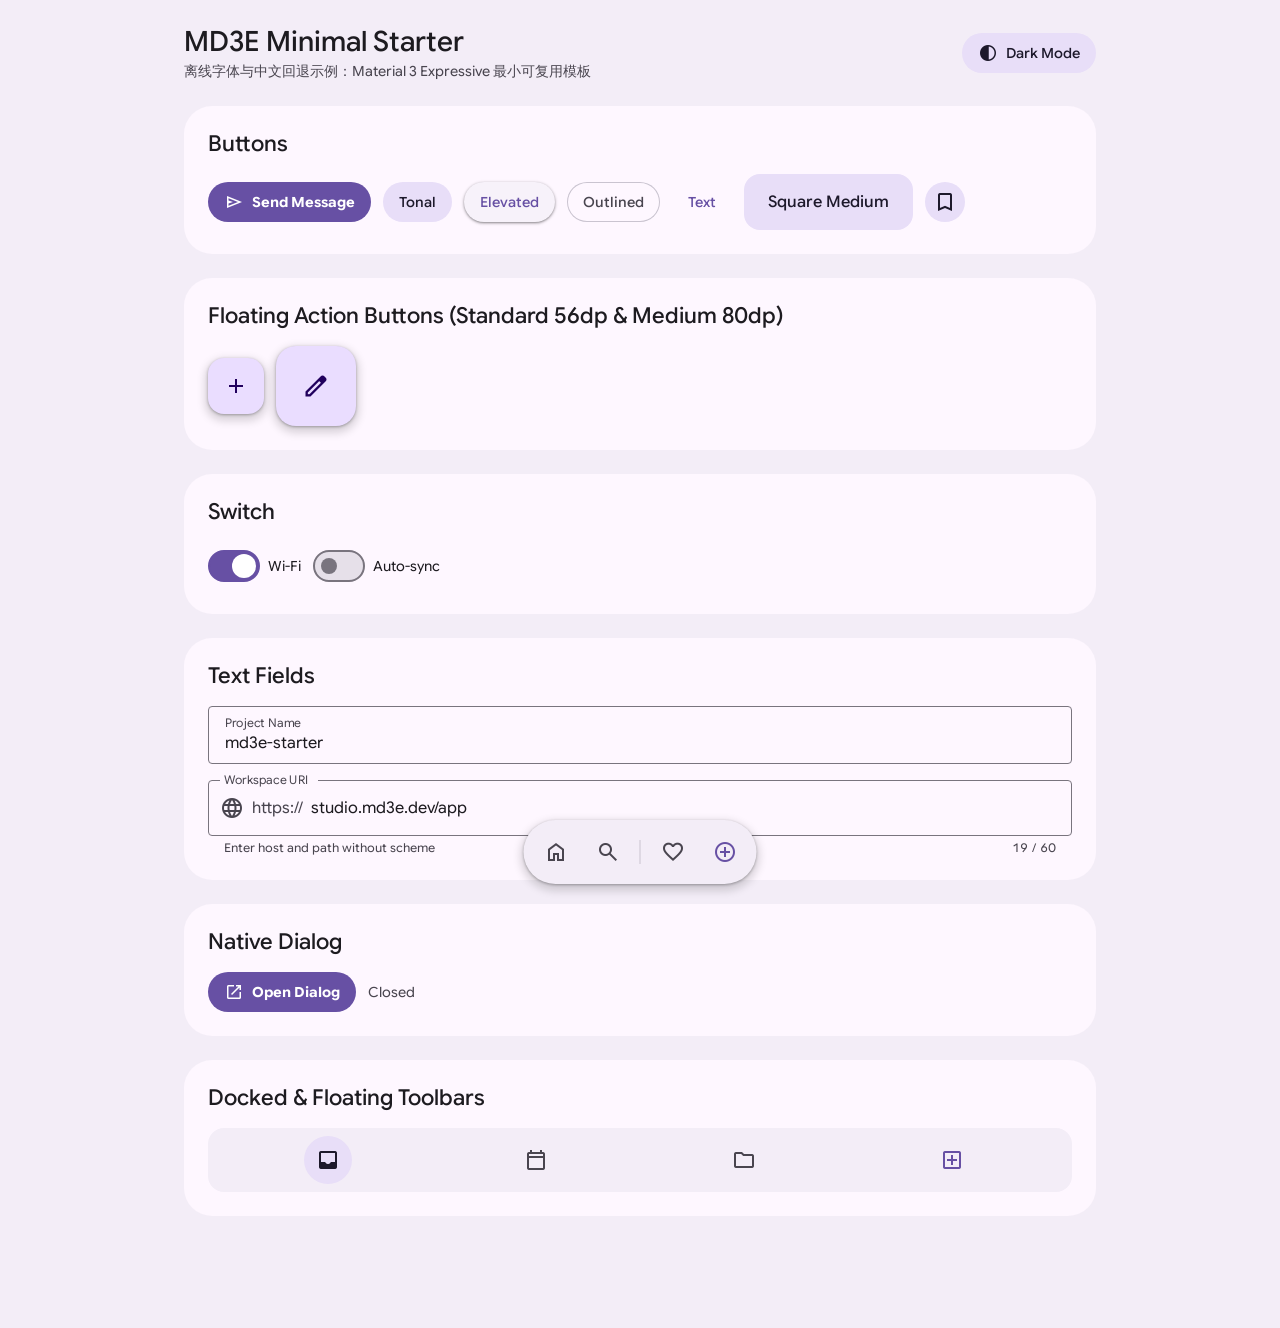
<file: assets/starter/minimal.html>
<!DOCTYPE html>
<html lang="en" data-motion-scheme="expressive">
<head>
<meta charset="utf-8">
<meta name="viewport" content="width=device-width, initial-scale=1">
<meta name="color-scheme" content="light dark">
<link rel="icon" href="data:,">
<title>MD3E Minimal Starter — Tokens + Components</title>

<!-- 1. Self-hosted fonts & Material Symbols Outlined (works 100% offline) -->
<link rel="stylesheet" href="../fonts/md3e-fonts.css">

<!-- 2. Core MD3E Token Layer -->
<link rel="stylesheet" href="../tokens/md3e-tokens.css">
<link rel="stylesheet" href="../tokens/md3e-motion.css">

<!-- 3. MD3E Component Layer (or link individual files: button.css, fab.css, switch.css, text-field.css, dialog.css, toolbar.css) -->
<link rel="stylesheet" href="../components/md3e-components.css">

<style>
  *, *::before, *::after { box-sizing: border-box; }

  body {
    margin: 0;
    min-height: 100dvh;
    background: var(--md-sys-color-surface-container);
    color: var(--md-sys-color-on-surface);
    font-family: var(--md-sys-typescale-plain-font);
    font-size: var(--md-sys-typescale-body-large-size);
    line-height: var(--md-sys-typescale-body-large-line-height);
  }

  .minimal-shell {
    max-width: 960px;
    margin-inline: auto;
    padding: var(--md-sys-spacing-6);
    padding-block-end: 112px;
    display: grid;
    gap: var(--md-sys-spacing-6);
  }

  .minimal-header {
    display: flex;
    flex-wrap: wrap;
    align-items: center;
    justify-content: space-between;
    gap: var(--md-sys-spacing-3);
  }

  .minimal-header h1 {
    margin: 0;
    font-family: var(--md-sys-typescale-brand-font);
    font-size: var(--md-sys-typescale-headline-medium-size);
    line-height: var(--md-sys-typescale-headline-medium-line-height);
    font-weight: var(--md-sys-typescale-headline-medium-emphasized-weight);
  }

  .minimal-card {
    padding: var(--md-sys-spacing-6);
    border-radius: var(--md-sys-shape-corner-extra-large);
    background: var(--md-sys-color-surface);
    display: grid;
    gap: var(--md-sys-spacing-4);
  }

  .minimal-card h2 {
    margin: 0;
    font-family: var(--md-sys-typescale-brand-font);
    font-size: var(--md-sys-typescale-title-large-size);
    line-height: var(--md-sys-typescale-title-large-line-height);
    font-weight: var(--md-sys-typescale-title-large-emphasized-weight);
  }

  .minimal-row {
    display: flex;
    flex-wrap: wrap;
    align-items: center;
    gap: var(--md-sys-spacing-3);
  }

  .minimal-note {
    margin: 0;
    color: var(--md-sys-color-on-surface-variant);
    font-size: var(--md-sys-typescale-body-medium-size);
    line-height: var(--md-sys-typescale-body-medium-line-height);
  }

  .minimal-field-grow {
    flex: 1 1 260px;
    min-width: 0;
  }
</style>
</head>
<body>
<main class="minimal-shell">
  <header class="minimal-header">
    <div>
      <h1>MD3E Minimal Starter</h1>
      <p class="minimal-note" lang="zh-CN">离线字体与中文回退示例：Material 3 Expressive 最小可复用模板</p>
    </div>
    <button type="button" class="md3e-btn md3e-btn--tonal md3e-btn--s" id="minimal-theme-btn" aria-pressed="false">
      <span class="material-symbols-outlined" aria-hidden="true">contrast</span>
      <span id="minimal-theme-label">Dark Mode</span>
    </button>
  </header>

  <!-- 1. Buttons -->
  <section class="minimal-card" id="min-buttons" aria-labelledby="min-buttons-title">
    <h2 id="min-buttons-title">Buttons</h2>
    <div class="minimal-row">
      <button type="button" class="md3e-btn md3e-btn--filled md3e-btn--s">
        <span class="material-symbols-outlined" aria-hidden="true">send</span>
        <span>Send Message</span>
      </button>
      <button type="button" class="md3e-btn md3e-btn--tonal md3e-btn--s">Tonal</button>
      <button type="button" class="md3e-btn md3e-btn--elevated md3e-btn--s">Elevated</button>
      <button type="button" class="md3e-btn md3e-btn--outlined md3e-btn--s">Outlined</button>
      <button type="button" class="md3e-btn md3e-btn--text md3e-btn--s">Text</button>
      <button type="button" class="md3e-btn md3e-btn--tonal md3e-btn--m md3e-btn--square">Square Medium</button>
      <button type="button" class="md3e-icon-btn md3e-icon-btn--tonal" id="min-icon-toggle" aria-label="Bookmark" aria-pressed="false">
        <span class="material-symbols-outlined" aria-hidden="true">bookmark</span>
      </button>
    </div>
  </section>

  <!-- 2. FAB -->
  <section class="minimal-card" id="min-fab" aria-labelledby="min-fab-title">
    <h2 id="min-fab-title">Floating Action Buttons (Standard 56dp &amp; Medium 80dp)</h2>
    <div class="minimal-row">
      <button type="button" class="md3e-fab" aria-label="Create note">
        <span class="material-symbols-outlined" aria-hidden="true">add</span>
      </button>
      <button type="button" class="md3e-fab md3e-fab--medium" aria-label="Compose message">
        <span class="material-symbols-outlined" aria-hidden="true">edit</span>
      </button>
    </div>
  </section>

  <!-- 3. Switch -->
  <section class="minimal-card" id="min-switch" aria-labelledby="min-switch-title">
    <h2 id="min-switch-title">Switch</h2>
    <div class="minimal-row">
      <label class="field-label" for="min-switch-wifi">
        <input type="checkbox" role="switch" class="md3e-switch" id="min-switch-wifi" checked aria-checked="true">
        <span>Wi-Fi</span>
      </label>
      <label class="field-label" for="min-switch-sync">
        <input type="checkbox" role="switch" class="md3e-switch" id="min-switch-sync" aria-checked="false">
        <span>Auto-sync</span>
      </label>
    </div>
  </section>

  <!-- 4. Text Field -->
  <section class="minimal-card" id="min-text-field" aria-labelledby="min-text-field-title">
    <h2 id="min-text-field-title">Text Fields</h2>
    <div class="minimal-row">
      <div class="md3e-text-field minimal-field-grow">
        <label class="md3e-text-field__label" for="min-simple-input">Project Name</label>
        <input type="text" class="md3e-text-field__input" id="min-simple-input" value="md3e-starter" placeholder=" ">
      </div>
    </div>
    <div class="md3e-field" id="min-outlined-field" data-populated="true" data-invalid="false">
      <div class="md3e-field__box">
        <fieldset class="md3e-field__outline" aria-hidden="true">
          <legend class="md3e-field__notch"><span>Workspace URI</span></legend>
        </fieldset>
        <span class="material-symbols-outlined md3e-field__leading" aria-hidden="true">language</span>
        <span class="md3e-field__prefix">https://</span>
        <label class="md3e-field__label" for="min-outlined-input">Workspace URI</label>
        <input
          type="text"
          class="md3e-field__input"
          id="min-outlined-input"
          value="studio.md3e.dev/app"
          maxlength="60"
          placeholder=" "
          aria-describedby="min-field-helper"
        >
        <button type="button" class="md3e-field__clear" id="min-outlined-clear" aria-label="Clear input" data-empty="false">
          <span class="material-symbols-outlined" aria-hidden="true">close</span>
        </button>
      </div>
      <div class="md3e-field__supporting">
        <span class="md3e-field__helper" id="min-field-helper">Enter host and path without scheme</span>
        <span class="md3e-field__counter" id="min-field-counter">19 / 60</span>
      </div>
    </div>
  </section>

  <!-- 5. Dialog -->
  <section class="minimal-card" id="min-dialog" aria-labelledby="min-dialog-sec-title">
    <h2 id="min-dialog-sec-title">Native Dialog</h2>
    <div class="minimal-row">
      <button type="button" class="md3e-btn md3e-btn--filled md3e-btn--s" id="min-dialog-open" aria-haspopup="dialog" aria-controls="minimal-dialog">
        <span class="material-symbols-outlined" aria-hidden="true">open_in_new</span>
        <span>Open Dialog</span>
      </button>
      <span class="minimal-note" id="min-dialog-status" role="status">Closed</span>
    </div>
    <dialog class="md3e-dialog" id="minimal-dialog" aria-labelledby="minimal-dialog-title">
      <h3 class="md3e-dialog__title" id="minimal-dialog-title">Confirm Changes</h3>
      <p class="md3e-dialog__body">Native top-layer modal styled directly with MD3E surface, corner, and elevation tokens.</p>
      <div class="md3e-dialog__actions">
        <button type="button" class="md3e-btn md3e-btn--text md3e-btn--s" id="min-dialog-cancel">Cancel</button>
        <button type="button" class="md3e-btn md3e-btn--filled md3e-btn--s" id="min-dialog-confirm">Confirm</button>
      </div>
    </dialog>
  </section>

  <!-- 6. Toolbars (Docked + Floating) -->
  <section class="minimal-card" id="min-toolbar" aria-labelledby="min-toolbar-title">
    <h2 id="min-toolbar-title">Docked &amp; Floating Toolbars</h2>
    <div class="toolbar-docked" role="toolbar" aria-label="Docked actions">
      <button type="button" class="toolbar-btn" aria-label="Inbox" aria-pressed="true">
        <span class="material-symbols-outlined" aria-hidden="true">inbox</span>
      </button>
      <button type="button" class="toolbar-btn" aria-label="Calendar">
        <span class="material-symbols-outlined" aria-hidden="true">calendar_today</span>
      </button>
      <button type="button" class="toolbar-btn" aria-label="Folders">
        <span class="material-symbols-outlined" aria-hidden="true">folder</span>
      </button>
      <button type="button" class="toolbar-btn toolbar-btn--primary" aria-label="New item">
        <span class="material-symbols-outlined" aria-hidden="true">add_box</span>
      </button>
    </div>
  </section>
</main>

<div class="toolbar-floating" role="toolbar" aria-label="Floating quick actions">
  <button type="button" class="toolbar-btn" aria-label="Home">
    <span class="material-symbols-outlined" aria-hidden="true">home</span>
  </button>
  <button type="button" class="toolbar-btn" aria-label="Search">
    <span class="material-symbols-outlined" aria-hidden="true">search</span>
  </button>
  <div class="toolbar-divider" role="separator" aria-orientation="vertical"></div>
  <button type="button" class="toolbar-btn" aria-label="Favorite" aria-pressed="false">
    <span class="material-symbols-outlined" aria-hidden="true">favorite</span>
  </button>
  <button type="button" class="toolbar-btn toolbar-btn--primary" aria-label="Add new">
    <span class="material-symbols-outlined" aria-hidden="true">add_circle</span>
  </button>
</div>

<script>
  const themeBtn = document.getElementById('minimal-theme-btn');
  const themeLabel = document.getElementById('minimal-theme-label');
  themeBtn?.addEventListener('click', () => {
    const isDark = document.documentElement.getAttribute('data-theme') === 'dark';
    document.documentElement.setAttribute('data-theme', isDark ? 'light' : 'dark');
    themeBtn.setAttribute('aria-pressed', String(!isDark));
    if (themeLabel) themeLabel.textContent = isDark ? 'Dark Mode' : 'Light Mode';
  });

  document.querySelectorAll('.md3e-switch').forEach((sw) => {
    sw.addEventListener('change', () => sw.setAttribute('aria-checked', String(sw.checked)));
  });

  document.querySelectorAll('[aria-pressed]').forEach((btn) => {
    if (btn === themeBtn) return;
    btn.addEventListener('click', () => {
      const next = btn.getAttribute('aria-pressed') !== 'true';
      btn.setAttribute('aria-pressed', String(next));
    });
  });

  const field = document.getElementById('min-outlined-field');
  const fieldInput = document.getElementById('min-outlined-input');
  const fieldClear = document.getElementById('min-outlined-clear');
  const fieldCounter = document.getElementById('min-field-counter');
  const syncField = () => {
    if (!field || !fieldInput || !fieldClear || !fieldCounter) return;
    const len = fieldInput.value.length;
    const pop = len > 0;
    field.dataset.populated = String(pop);
    fieldClear.dataset.empty = String(!pop);
    fieldClear.tabIndex = pop ? 0 : -1;
    fieldCounter.textContent = `${len} / ${fieldInput.maxLength || 60}`;
  };
  fieldInput?.addEventListener('input', syncField);
  fieldClear?.addEventListener('click', () => {
    if (!fieldInput) return;
    fieldInput.value = '';
    syncField();
    fieldInput.focus();
  });
  syncField();

  const dlg = document.getElementById('minimal-dialog');
  const dlgStatus = document.getElementById('min-dialog-status');
  document.getElementById('min-dialog-open')?.addEventListener('click', () => {
    dlg?.showModal();
    if (dlgStatus) dlgStatus.textContent = 'Open';
  });
  document.getElementById('min-dialog-cancel')?.addEventListener('click', () => {
    dlg?.close('cancel');
    if (dlgStatus) dlgStatus.textContent = 'Dismissed';
  });
  document.getElementById('min-dialog-confirm')?.addEventListener('click', () => {
    dlg?.close('confirm');
    if (dlgStatus) dlgStatus.textContent = 'Confirmed';
  });
</script>
</body>
</html>
</file>
<file: assets/fonts/md3e-fonts.css>
/* ============================================================================
 * MD3E Self-Hosted Variable Fonts & Material Symbols Outlined
 * Offline-first local @font-face stylesheet (regenerated via scripts/fetch_fonts.py)
 * Licenses: SIL Open Font License 1.1 (see assets/fonts/OFL-1.1-LICENSE.txt)
 * ========================================================================== */

/* Google Sans Flex (latin-ext) */
@font-face {
  font-family: 'Google Sans Flex';
  font-style: normal;
  font-weight: 100 1000;
  font-stretch: 25% 151%;
  font-display: swap;
  src: url('./google-sans-flex-latin-ext.woff2') format('woff2');
  unicode-range: U+0100-02BA, U+02BD-02C5, U+02C7-02CC, U+02CE-02D7, U+02DD-02FF, U+0304, U+0308, U+0329, U+1D00-1DBF, U+1E00-1E9F, U+1EF2-1EFF, U+2020, U+20A0-20AB, U+20AD-20C4, U+2113, U+2C60-2C7F, U+A720-A7FF;
}

/* Google Sans Flex (latin) */
@font-face {
  font-family: 'Google Sans Flex';
  font-style: normal;
  font-weight: 100 1000;
  font-stretch: 25% 151%;
  font-display: swap;
  src: url('./google-sans-flex-latin.woff2') format('woff2');
  unicode-range: U+0000-00FF, U+0131, U+0152-0153, U+02BB-02BC, U+02C6, U+02DA, U+02DC, U+0304, U+0308, U+0329, U+2000-206F, U+20AC, U+2122, U+2191, U+2193, U+2212, U+2215, U+FEFF, U+FFFD;
}

/* Roboto Flex (latin-ext) */
@font-face {
  font-family: 'Roboto Flex';
  font-style: normal;
  font-weight: 100 1000;
  font-stretch: 25% 151%;
  font-display: swap;
  src: url('./roboto-flex-latin-ext.woff2') format('woff2');
  unicode-range: U+0100-02BA, U+02BD-02C5, U+02C7-02CC, U+02CE-02D7, U+02DD-02FF, U+0304, U+0308, U+0329, U+1D00-1DBF, U+1E00-1E9F, U+1EF2-1EFF, U+2020, U+20A0-20AB, U+20AD-20C4, U+2113, U+2C60-2C7F, U+A720-A7FF;
}

/* Roboto Flex (latin) */
@font-face {
  font-family: 'Roboto Flex';
  font-style: normal;
  font-weight: 100 1000;
  font-stretch: 25% 151%;
  font-display: swap;
  src: url('./roboto-flex-latin.woff2') format('woff2');
  unicode-range: U+0000-00FF, U+0131, U+0152-0153, U+02BB-02BC, U+02C6, U+02DA, U+02DC, U+0304, U+0308, U+0329, U+2000-206F, U+20AC, U+2122, U+2191, U+2193, U+2212, U+2215, U+FEFF, U+FFFD;
}

/* Material Symbols Outlined (fallback) */
@font-face {
  font-family: 'Material Symbols Outlined';
  font-style: normal;
  font-weight: 100 700;
  font-display: block;
  src: url('./material-symbols-outlined.woff2') format('woff2');
}

.material-symbols-outlined {
  font-family: 'Material Symbols Outlined';
  font-weight: normal;
  font-style: normal;
  font-size: var(--md-sys-icon-size, 24px);
  line-height: 1;
  letter-spacing: normal;
  text-transform: none;
  display: inline-flex;
  align-items: center;
  justify-content: center;
  white-space: nowrap;
  word-wrap: normal;
  direction: ltr;
  -webkit-font-feature-settings: 'liga';
  font-feature-settings: 'liga';
  -webkit-font-smoothing: antialiased;
}
</file>
<file: assets/tokens/md3e-tokens.css>
/* ============================================================================
 * md3e-tokens.css — Material 3 Expressive design tokens for the web
 * ----------------------------------------------------------------------------
 * Source of truth: https://m3.material.io  (Material 3 + M3 Expressive, May 2025
 * update; type/colour/shape spec revisions through 2026).
 *
 * Baseline scheme, seeded from #6750A4 (the Material baseline purple).
 * A real product should regenerate from its own seed with Material Theme
 * Builder, or read Dynamic Color on Android/Chrome. These values are the
 * reference so the rest of the system has something correct to render against.
 *
 * Layering — keep this order, it mirrors the official token tiers:
 *   md.ref.*      reference palette  ->  --md-ref-*
 *   md.sys.*      system roles       ->  --md-sys-*
 *   md.comp.*     component tokens   ->  --md-*-button-*  (see references/components.md)
 *
 * Golden rule: components consume --md-sys-* roles, never --md-ref-* tones and
 * never raw hex.
 * ========================================================================== */

:root {
  color-scheme: light dark;
  accent-color: var(--md-sys-color-primary);
  --md3e-scrollbar-thumb: var(--md-sys-color-outline);
  --md3e-scrollbar-track: transparent;
  scrollbar-color: var(--md3e-scrollbar-thumb) var(--md3e-scrollbar-track);
  scrollbar-width: thin;

  /* ==========================================================================
   * 1. REFERENCE PALETTE
   * Six tonal palettes, tones 0 -> 100. Tones encode luminance, not lightness:
   * tone 0 is black, tone 100 is white. Colour roles are just pointers into
   * these scales, which is why light and dark themes share the same palettes.
   * ======================================================================== */
  --md-ref-palette-primary-0: #000000;
  --md-ref-palette-primary-10: #21005D;
  --md-ref-palette-primary-20: #381E72;
  --md-ref-palette-primary-30: #4F378B;
  --md-ref-palette-primary-40: #6750A4;
  --md-ref-palette-primary-50: #7F67BE;
  --md-ref-palette-primary-60: #9A82DB;
  --md-ref-palette-primary-70: #B69DF8;
  --md-ref-palette-primary-80: #D0BCFF;
  --md-ref-palette-primary-90: #EADDFF;
  --md-ref-palette-primary-95: #F6EDFF;
  --md-ref-palette-primary-99: #FFFBFF;
  --md-ref-palette-primary-100: #FFFFFF;

  --md-ref-palette-secondary-0: #000000;
  --md-ref-palette-secondary-10: #1D192B;
  --md-ref-palette-secondary-20: #332D41;
  --md-ref-palette-secondary-30: #4A4458;
  --md-ref-palette-secondary-40: #625B71;
  --md-ref-palette-secondary-50: #7A7289;
  --md-ref-palette-secondary-60: #958DA5;
  --md-ref-palette-secondary-70: #B0A7C0;
  --md-ref-palette-secondary-80: #CCC2DC;
  --md-ref-palette-secondary-90: #E8DEF8;
  --md-ref-palette-secondary-95: #F6EDFF;
  --md-ref-palette-secondary-99: #FFFBFF;
  --md-ref-palette-secondary-100: #FFFFFF;

  --md-ref-palette-tertiary-0: #000000;
  --md-ref-palette-tertiary-10: #31111D;
  --md-ref-palette-tertiary-20: #492532;
  --md-ref-palette-tertiary-30: #633B48;
  --md-ref-palette-tertiary-40: #7D5260;
  --md-ref-palette-tertiary-50: #986977;
  --md-ref-palette-tertiary-60: #B58392;
  --md-ref-palette-tertiary-70: #D29DAC;
  --md-ref-palette-tertiary-80: #EFB8C8;
  --md-ref-palette-tertiary-90: #FFD8E4;
  --md-ref-palette-tertiary-95: #FFECF1;
  --md-ref-palette-tertiary-99: #FFFBFA;
  --md-ref-palette-tertiary-100: #FFFFFF;

  --md-ref-palette-neutral-0: #000000;
  --md-ref-palette-neutral-4: #0F0D13;
  --md-ref-palette-neutral-6: #141218;
  --md-ref-palette-neutral-10: #1D1B20;
  --md-ref-palette-neutral-12: #211F26;
  --md-ref-palette-neutral-17: #2B2930;
  --md-ref-palette-neutral-20: #322F35;
  --md-ref-palette-neutral-22: #36343B;
  --md-ref-palette-neutral-24: #3B383E;
  --md-ref-palette-neutral-30: #484649;
  --md-ref-palette-neutral-40: #605D62;
  --md-ref-palette-neutral-50: #787579;
  --md-ref-palette-neutral-60: #939094;
  --md-ref-palette-neutral-70: #AEAAAE;
  --md-ref-palette-neutral-80: #C9C5CA;
  --md-ref-palette-neutral-87: #DED8E1;
  --md-ref-palette-neutral-90: #E6E0E9;
  --md-ref-palette-neutral-92: #ECE6F0;
  --md-ref-palette-neutral-94: #F3EDF7;
  --md-ref-palette-neutral-95: #F5EFF7;
  --md-ref-palette-neutral-96: #F7F2FA;
  --md-ref-palette-neutral-98: #FEF7FF;
  --md-ref-palette-neutral-99: #FFFBFF;
  --md-ref-palette-neutral-100: #FFFFFF;

  --md-ref-palette-neutral-variant-0: #000000;
  --md-ref-palette-neutral-variant-10: #1D1A22;
  --md-ref-palette-neutral-variant-20: #322F37;
  --md-ref-palette-neutral-variant-30: #49454F;
  --md-ref-palette-neutral-variant-40: #605D66;
  --md-ref-palette-neutral-variant-50: #79747E;
  --md-ref-palette-neutral-variant-60: #938F99;
  --md-ref-palette-neutral-variant-70: #AEA9B4;
  --md-ref-palette-neutral-variant-80: #CAC4D0;
  --md-ref-palette-neutral-variant-90: #E7E0EC;
  --md-ref-palette-neutral-variant-95: #F5EEFA;
  --md-ref-palette-neutral-variant-99: #FFFBFF;
  --md-ref-palette-neutral-variant-100: #FFFFFF;

  --md-ref-palette-error-0: #000000;
  --md-ref-palette-error-10: #410E0B;
  --md-ref-palette-error-20: #601410;
  --md-ref-palette-error-30: #8C1D18;
  --md-ref-palette-error-40: #B3261E;
  --md-ref-palette-error-50: #DC362E;
  --md-ref-palette-error-60: #E46962;
  --md-ref-palette-error-70: #EC928E;
  --md-ref-palette-error-80: #F2B8B5;
  --md-ref-palette-error-90: #F9DEDC;
  --md-ref-palette-error-95: #FCEEEE;
  --md-ref-palette-error-99: #FFFBF9;
  --md-ref-palette-error-100: #FFFFFF;

  /* ==========================================================================
   * 2. COLOUR ROLES (light theme)
   * 37 roles. Use the role that names the *job*, not the colour you like.
   * Never pair a role with a colour that is not its matching "on" role.
   * ======================================================================== */
  --md-sys-color-primary: #6750A4;
  --md-sys-color-on-primary: #FFFFFF;
  --md-sys-color-primary-container: #EADDFF;
  --md-sys-color-on-primary-container: #21005D;
  --md-sys-color-primary-fixed: #EADDFF;
  --md-sys-color-primary-fixed-dim: #D0BCFF;
  --md-sys-color-on-primary-fixed: #21005D;
  --md-sys-color-on-primary-fixed-variant: #4F378B;

  --md-sys-color-secondary: #625B71;
  --md-sys-color-on-secondary: #FFFFFF;
  --md-sys-color-secondary-container: #E8DEF8;
  --md-sys-color-on-secondary-container: #1D192B;
  --md-sys-color-secondary-fixed: #E8DEF8;
  --md-sys-color-secondary-fixed-dim: #CCC2DC;
  --md-sys-color-on-secondary-fixed: #1D192B;
  --md-sys-color-on-secondary-fixed-variant: #4A4458;

  --md-sys-color-tertiary: #7D5260;
  --md-sys-color-on-tertiary: #FFFFFF;
  --md-sys-color-tertiary-container: #FFD8E4;
  --md-sys-color-on-tertiary-container: #31111D;
  --md-sys-color-tertiary-fixed: #FFD8E4;
  --md-sys-color-tertiary-fixed-dim: #EFB8C8;
  --md-sys-color-on-tertiary-fixed: #31111D;
  --md-sys-color-on-tertiary-fixed-variant: #633B48;

  --md-sys-color-error: #B3261E;
  --md-sys-color-on-error: #FFFFFF;
  --md-sys-color-error-container: #F9DEDC;
  --md-sys-color-on-error-container: #410E0B;

  /* Surfaces read as one continuous stack, lowest -> highest. Pick by the
   * elevation the surface should communicate, not by its visual weight.
   * Official M3 2023+ / M3E surface uses N98 (#FEF7FF) in light mode and
   * N6 (#141218) in dark mode so surface-container-low cleanly separates. */
  --md-sys-color-surface: #FEF7FF;
  --md-sys-color-on-surface: #1D1B20;
  --md-sys-color-surface-variant: #E7E0EC;
  --md-sys-color-on-surface-variant: #49454F;
  --md-sys-color-surface-dim: #DED8E1;
  --md-sys-color-surface-bright: #FEF7FF;
  --md-sys-color-surface-container-lowest: #FFFFFF;
  --md-sys-color-surface-container-low: #F7F2FA;
  --md-sys-color-surface-container: #F3EDF7;
  --md-sys-color-surface-container-high: #ECE6F0;
  --md-sys-color-surface-container-highest: #E6E0E9;

  --md-sys-color-outline: #79747E;
  --md-sys-color-outline-variant: #CAC4D0;
  --md-sys-color-inverse-surface: #322F35;
  --md-sys-color-inverse-on-surface: #F5EFF7;
  --md-sys-color-inverse-primary: #D0BCFF;
  --md-sys-color-scrim: #000000;
  --md-sys-color-shadow: #000000;
  /* Legacy. M3 2023+ expresses elevation with surface-container roles; keep
   * this only for implementations that still tint elevated surfaces. */
  --md-sys-color-surface-tint: #6750A4;

  /* ==========================================================================
   * 3. ELEVATION
   * In M3 elevation is communicated by *tonal surface colour*, not shadow.
   * Shadows exist only to keep a surface legible over busy content.
   * Reach for --md-sys-color-surface-container-* first; these are the backup.
   * ======================================================================== */
  --md-sys-elevation-level0: none;
  --md-sys-elevation-level1: 0 1px 2px 0 rgba(0, 0, 0, 0.30),
                             0 1px 3px 1px rgba(0, 0, 0, 0.15);
  --md-sys-elevation-level2: 0 1px 2px 0 rgba(0, 0, 0, 0.30),
                             0 2px 6px 2px rgba(0, 0, 0, 0.15);
  --md-sys-elevation-level3: 0 1px 3px 0 rgba(0, 0, 0, 0.30),
                             0 4px 8px 3px rgba(0, 0, 0, 0.15);
  --md-sys-elevation-level4: 0 2px 3px 0 rgba(0, 0, 0, 0.30),
                             0 6px 10px 4px rgba(0, 0, 0, 0.15);
  --md-sys-elevation-level5: 0 4px 4px 0 rgba(0, 0, 0, 0.30),
                             0 8px 12px 6px rgba(0, 0, 0, 0.15);

  /* ==========================================================================
   * 4. STATE LAYERS
   * One semi-transparent overlay in the content's "on" colour. Only one state
   * layer may be active at a time. State layer is 40px; the touch target
   * around it is still 48px.
   * ======================================================================== */
  --md-sys-state-hover-state-layer-opacity: 0.08;
  --md-sys-state-focus-state-layer-opacity: 0.10;
  --md-sys-state-pressed-state-layer-opacity: 0.10;
  --md-sys-state-dragged-state-layer-opacity: 0.16;

  --md-sys-state-disabled-container-opacity: 0.12;
  --md-sys-state-disabled-content-opacity: 0.38;

  /* ==========================================================================
   * 5. SHAPE
   * Ten steps, named for how rounded the corner is — not for component size.
   * That naming change is the point: any component can take any step.
   * "full" replaces the old "50% of component size" hack.
   * ======================================================================== */
  --md-sys-shape-corner-none: 0px;
  --md-sys-shape-corner-extra-small: 4px;
  --md-sys-shape-corner-small: 8px;
  --md-sys-shape-corner-medium: 12px;
  --md-sys-shape-corner-large: 16px;
  --md-sys-shape-corner-large-increased: 20px;      /* Expressive */
  --md-sys-shape-corner-extra-large: 28px;
  --md-sys-shape-corner-extra-large-increased: 32px; /* Expressive */
  --md-sys-shape-corner-extra-extra-large: 48px;     /* Expressive */
  --md-sys-shape-corner-full: 9999px;

  /* Asymmetric variants — one corner rounded, used for menus, split buttons,
   * FAB menus and other grouped controls. Inner corners of a group always
   * read as one continuous silhouette. */
  --md-sys-shape-corner-extra-small-top: 4px 4px 0 0;
  --md-sys-shape-corner-large-top: 16px 16px 0 0;
  --md-sys-shape-corner-large-end: 0 16px 16px 0;
  --md-sys-shape-corner-large-start: 16px 0 0 16px;

  /* ==========================================================================
   * 6. TYPOGRAPHY — 30 styles (15 baseline + 15 emphasized)
   * Baseline and emphasized share size and line-height exactly, so swapping
   * one for the other never reflows the layout. Only weight (and, at the
   * smallest sizes, tracking) changes.
   *
   * Emphasized weight rule: baseline 400 -> 500; baseline 500 -> 700.
   *
   * Line-height note: the spec adapts line height to language script height.
   * Latin/Cyrillic/Greek = small (base). Chinese, Japanese, Korean, Arabic,
   * Hindi, Thai and most other scripts = medium (~7% taller). Burmese and
   * Telugu = large (~30%). Nastaliq = extra large (~100%). If a product ships
   * CJK, bump the line-height tokens; ignoring this collides text.
   * ======================================================================== */
  --md-sys-typescale-brand-font: "Google Sans Flex", "Roboto Flex", "Roboto", "PingFang SC", "Noto Sans SC", "Microsoft YaHei", system-ui, sans-serif;
  --md-sys-typescale-plain-font: "Google Sans Flex", "Roboto Flex", "Roboto", "PingFang SC", "Noto Sans SC", "Microsoft YaHei", system-ui, sans-serif;

  /* --- Display: hero text and large numbers. Never for body copy. --- */
  --md-sys-typescale-display-large-font: var(--md-sys-typescale-brand-font);
  --md-sys-typescale-display-large-size: 57px;
  --md-sys-typescale-display-large-line-height: 64px;
  --md-sys-typescale-display-large-weight: 400;
  --md-sys-typescale-display-large-tracking: -0.25px;
  --md-sys-typescale-display-large-emphasized-weight: 500;
  --md-sys-typescale-display-large-emphasized-tracking: 0px;

  --md-sys-typescale-display-medium-font: var(--md-sys-typescale-brand-font);
  --md-sys-typescale-display-medium-size: 45px;
  --md-sys-typescale-display-medium-line-height: 52px;
  --md-sys-typescale-display-medium-weight: 400;
  --md-sys-typescale-display-medium-tracking: 0px;
  --md-sys-typescale-display-medium-emphasized-weight: 500;
  --md-sys-typescale-display-medium-emphasized-tracking: 0px;

  --md-sys-typescale-display-small-font: var(--md-sys-typescale-brand-font);
  --md-sys-typescale-display-small-size: 36px;
  --md-sys-typescale-display-small-line-height: 44px;
  --md-sys-typescale-display-small-weight: 400;
  --md-sys-typescale-display-small-tracking: 0px;
  --md-sys-typescale-display-small-emphasized-weight: 500;
  --md-sys-typescale-display-small-emphasized-tracking: 0px;

  /* --- Headline: section and screen-level headings. Editorial territory. --- */
  --md-sys-typescale-headline-large-font: var(--md-sys-typescale-brand-font);
  --md-sys-typescale-headline-large-size: 32px;
  --md-sys-typescale-headline-large-line-height: 40px;
  --md-sys-typescale-headline-large-weight: 400;
  --md-sys-typescale-headline-large-tracking: 0px;
  --md-sys-typescale-headline-large-emphasized-weight: 500;
  --md-sys-typescale-headline-large-emphasized-tracking: 0px;

  --md-sys-typescale-headline-medium-font: var(--md-sys-typescale-brand-font);
  --md-sys-typescale-headline-medium-size: 28px;
  --md-sys-typescale-headline-medium-line-height: 36px;
  --md-sys-typescale-headline-medium-weight: 400;
  --md-sys-typescale-headline-medium-tracking: 0px;
  --md-sys-typescale-headline-medium-emphasized-weight: 500;
  --md-sys-typescale-headline-medium-emphasized-tracking: 0px;

  --md-sys-typescale-headline-small-font: var(--md-sys-typescale-brand-font);
  --md-sys-typescale-headline-small-size: 24px;
  --md-sys-typescale-headline-small-line-height: 32px;
  --md-sys-typescale-headline-small-weight: 400;
  --md-sys-typescale-headline-small-tracking: 0px;
  --md-sys-typescale-headline-small-emphasized-weight: 500;
  --md-sys-typescale-headline-small-emphasized-tracking: 0px;

  /* --- Title: card titles, list headers, dialog titles. --- */
  --md-sys-typescale-title-large-font: var(--md-sys-typescale-brand-font);
  --md-sys-typescale-title-large-size: 22px;
  --md-sys-typescale-title-large-line-height: 28px;
  --md-sys-typescale-title-large-weight: 400;
  --md-sys-typescale-title-large-tracking: 0px;
  --md-sys-typescale-title-large-emphasized-weight: 500;
  --md-sys-typescale-title-large-emphasized-tracking: 0px;

  --md-sys-typescale-title-medium-font: var(--md-sys-typescale-plain-font);
  --md-sys-typescale-title-medium-size: 16px;
  --md-sys-typescale-title-medium-line-height: 24px;
  --md-sys-typescale-title-medium-weight: 500;
  --md-sys-typescale-title-medium-tracking: 0.15px;
  --md-sys-typescale-title-medium-emphasized-weight: 700; /* wght 600 on a variable font */
  --md-sys-typescale-title-medium-emphasized-tracking: 0px;

  --md-sys-typescale-title-small-font: var(--md-sys-typescale-plain-font);
  --md-sys-typescale-title-small-size: 14px;
  --md-sys-typescale-title-small-line-height: 20px;
  --md-sys-typescale-title-small-weight: 500;
  --md-sys-typescale-title-small-tracking: 0.1px;
  --md-sys-typescale-title-small-emphasized-weight: 700;
  --md-sys-typescale-title-small-emphasized-tracking: 0px;

  /* --- Body: all paragraph text. --- */
  --md-sys-typescale-body-large-font: var(--md-sys-typescale-plain-font);
  --md-sys-typescale-body-large-size: 16px;
  --md-sys-typescale-body-large-line-height: 24px;
  --md-sys-typescale-body-large-weight: 400;
  --md-sys-typescale-body-large-tracking: 0.5px;
  --md-sys-typescale-body-large-emphasized-weight: 500;
  --md-sys-typescale-body-large-emphasized-tracking: 0px;

  --md-sys-typescale-body-medium-font: var(--md-sys-typescale-plain-font);
  --md-sys-typescale-body-medium-size: 14px;
  --md-sys-typescale-body-medium-line-height: 20px;
  --md-sys-typescale-body-medium-weight: 400;
  --md-sys-typescale-body-medium-tracking: 0.25px;
  --md-sys-typescale-body-medium-emphasized-weight: 500;
  --md-sys-typescale-body-medium-emphasized-tracking: 0px;

  --md-sys-typescale-body-small-font: var(--md-sys-typescale-plain-font);
  --md-sys-typescale-body-small-size: 12px;
  --md-sys-typescale-body-small-line-height: 16px;
  --md-sys-typescale-body-small-weight: 400;
  --md-sys-typescale-body-small-tracking: 0.4px;
  --md-sys-typescale-body-small-emphasized-weight: 500;
  --md-sys-typescale-body-small-emphasized-tracking: 0.1px;

  /* --- Label: buttons, chips, tabs, captions. --- */
  --md-sys-typescale-label-large-font: var(--md-sys-typescale-plain-font);
  --md-sys-typescale-label-large-size: 14px;
  --md-sys-typescale-label-large-line-height: 20px;
  --md-sys-typescale-label-large-weight: 500;
  --md-sys-typescale-label-large-tracking: 0.1px;
  --md-sys-typescale-label-large-emphasized-weight: 700;
  --md-sys-typescale-label-large-emphasized-tracking: 0px;

  --md-sys-typescale-label-medium-font: var(--md-sys-typescale-plain-font);
  --md-sys-typescale-label-medium-size: 12px;
  --md-sys-typescale-label-medium-line-height: 16px;
  --md-sys-typescale-label-medium-weight: 500;
  --md-sys-typescale-label-medium-tracking: 0.5px;
  --md-sys-typescale-label-medium-emphasized-weight: 700;
  --md-sys-typescale-label-medium-emphasized-tracking: 0.1px;

  --md-sys-typescale-label-small-font: var(--md-sys-typescale-plain-font);
  --md-sys-typescale-label-small-size: 11px;
  --md-sys-typescale-label-small-line-height: 16px;
  --md-sys-typescale-label-small-weight: 500;
  --md-sys-typescale-label-small-tracking: 0.5px;
  --md-sys-typescale-label-small-emphasized-weight: 700;
  --md-sys-typescale-label-small-emphasized-tracking: 0.1px;

  /* ==========================================================================
   * 7. LAYOUT
   * Five window size breakpoints:
   *   Compact (<600px), Medium (600-839px), Expanded (840-1199px),
   *   Large (1200-1599px), Extra-large (>=1600px).
   * Design for the breakpoint, never for a device.
   * ======================================================================== */
  --md-sys-breakpoint-compact: 600px;
  --md-sys-breakpoint-medium: 840px;
  --md-sys-breakpoint-expanded: 1200px;
  --md-sys-breakpoint-large: 1600px;
  --md-sys-breakpoint-extra-large: 1600px;

  --md-sys-layout-margin-compact: 16px;
  --md-sys-layout-margin-medium: 24px;
  --md-sys-layout-margin-expanded: 24px;
  --md-sys-layout-margin-large: 24px;
  --md-sys-layout-margin-extra-large: 24px;
  --md-sys-layout-gutter-compact: 16px;
  --md-sys-layout-gutter-medium: 24px;
  --md-sys-layout-gutter-expanded: 24px;
  --md-sys-layout-gutter-large: 24px;
  --md-sys-layout-gutter-extra-large: 24px;
  --md-sys-layout-pane-gap: 24px;
  --md-sys-layout-measure-max: 68ch;
  --md-sys-nav-rail-width-collapsed: 80px;
  --md-sys-nav-rail-width-expanded: 220px;

  /* Visual Density (0 = default, -1 = compact, -2 = dense) */
  --md-sys-density-step: 0;
  --md-sys-density-offset: 0px;

  /* 4px base grid. A pragmatic scale, not an official md.sys token set. */
  --md-sys-spacing-1: 4px;
  --md-sys-spacing-2: 8px;
  --md-sys-spacing-3: 12px;
  --md-sys-spacing-4: 16px;
  --md-sys-spacing-5: 20px;
  --md-sys-spacing-6: 24px;
  --md-sys-spacing-8: 32px;
  --md-sys-spacing-10: 40px;
  --md-sys-spacing-12: 48px;
  --md-sys-spacing-16: 64px;
  --md-sys-spacing-20: 80px;

  --md-sys-touch-target-min: 48px;
  --md-sys-icon-size: 24px;
  --md-sys-icon-size-xs: 20px;
  --md-sys-icon-size-sm: 20px;
  --md-sys-icon-size-md: 24px;
  --md-sys-icon-size-lg: 32px;
  --md-sys-icon-size-xl: 40px;
  --md-sys-icon-fill: 0;
  --md-sys-icon-weight: 400;
  --md-sys-icon-grade: 0;
  --md-sys-icon-opsz: 24;
  --md-sys-focus-ring-width: 3px;
  --md-sys-focus-ring-gap: 2px;
  --md-sys-focus-ring-color: var(--md-sys-color-secondary);
  --md3e-control-h: 40px;
  --md3e-control-hit-inset: -4px;
  --md3e-rail-collapsed-width: var(--md-sys-nav-rail-width-collapsed, var(--md-sys-spacing-20));
  --md3e-rail-expanded-width: var(--md-sys-nav-rail-width-expanded, 220px);
  --md3e-rail-top: 0px;
  --md3e-sheet-top: 0px;

  /* Optional Web frosted-chrome helpers (non-md.sys extension).
   * NOTE: m3.material.io does NOT publish md.sys.blur.* tokens — core
   * component elevation is tonal (surface-container-*). Android 16's M3E
   * system UI introduced transient window blur (notification shade, QS, sheets)
   * with a mandatory accessibility toggle. These Web helpers mirror that
   * pattern with high-opacity oklab tinting and automatic solid fallback. */
  --md3e-fx-blur-subtle: 12px;
  --md3e-fx-blur-standard: 20px;
  --md3e-fx-blur-heavy: 40px;
  --md3e-fx-glass-alpha: 82%;
}

/* ============================================================================
 * CJK / MEDIUM SCRIPT HEIGHT ADAPTATION
 * Medium script height languages (~7% taller line height) prevent vertical
 * clipping and inter-line collisions in Chinese, Japanese, Korean, Arabic,
 * Hindi, Thai, and Vietnamese UI copy.
 * ========================================================================== */
:lang(zh),
:lang(ja),
:lang(ko),
:lang(ar),
:lang(hi),
:lang(th),
:lang(vi) {
  --md-sys-typescale-display-large-line-height: 68px;
  --md-sys-typescale-display-medium-line-height: 56px;
  --md-sys-typescale-display-small-line-height: 48px;
  --md-sys-typescale-headline-large-line-height: 44px;
  --md-sys-typescale-headline-medium-line-height: 38px;
  --md-sys-typescale-headline-small-line-height: 34px;
  --md-sys-typescale-title-large-line-height: 30px;
  --md-sys-typescale-title-medium-line-height: 26px;
  --md-sys-typescale-title-small-line-height: 22px;
  --md-sys-typescale-body-large-line-height: 26px;
  --md-sys-typescale-body-medium-line-height: 22px;
  --md-sys-typescale-body-small-line-height: 18px;
  --md-sys-typescale-label-large-line-height: 22px;
  --md-sys-typescale-label-medium-line-height: 18px;
  --md-sys-typescale-label-small-line-height: 18px;
}

/* ============================================================================
 * MATERIAL SYMBOLS DEFENSIVE BASE & STATEFUL VARIABLE AXES
 * Keeps icon glyphs 1em x 1em square, prevents raw ligature text FOUT from
 * stretching parent layouts, and drives FILL/GRAD via tokens so axes compose.
 * ========================================================================== */
.material-symbols-outlined,
.material-symbols-rounded,
.material-symbols-sharp {
  display: inline-flex;
  align-items: center;
  justify-content: center;
  inline-size: 1em;
  block-size: 1em;
  font-size: var(--md-sys-icon-size, 24px);
  font-weight: normal;
  font-style: normal;
  line-height: 1;
  letter-spacing: normal;
  text-transform: none;
  white-space: nowrap;
  word-wrap: normal;
  direction: ltr;
  overflow: hidden;
  flex-shrink: 0;
  user-select: none;
  vertical-align: middle;
  -webkit-font-feature-settings: 'liga';
  font-feature-settings: 'liga';
  -webkit-font-smoothing: antialiased;
  font-variation-settings:
    'FILL' var(--md-sys-icon-fill, 0),
    'wght' var(--md-sys-icon-weight, 400),
    'GRAD' var(--md-sys-icon-grade, 0),
    'opsz' var(--md-sys-icon-opsz, 24);
}

:where([aria-pressed="true"], [aria-selected="true"], [aria-current="page"]) > :is(
  .material-symbols-outlined,
  .material-symbols-rounded,
  .material-symbols-sharp
) {
  --md-sys-icon-fill: 1;
  font-variation-settings:
    'FILL' 1,
    'wght' var(--md-sys-icon-weight, 400),
    'GRAD' var(--md-sys-icon-grade, 0),
    'opsz' var(--md-sys-icon-opsz, 24);
}

/* ============================================================================
 * ACCESSIBILITY UTILITY — VISUALLY HIDDEN
 * ========================================================================== */
.md3e-visually-hidden:where(:not(:focus-within, :active)) {
  position: absolute !important;
  clip-path: inset(50%) !important;
  overflow: hidden !important;
  width: 1px !important;
  height: 1px !important;
  margin: -1px !important;
  padding: 0 !important;
  border: 0 !important;
  white-space: nowrap !important;
}

/* ============================================================================
 * LIGHT THEME EXPLICIT OVERRIDE (when OS is dark but app chooses light)
 * ========================================================================== */
[data-theme="light"] {
  color-scheme: light;
  --md-sys-icon-grade: 0;
}

/* ============================================================================
 * DARK THEME (System preference + explicit [data-theme="dark"])
 * Only colour roles and optical icon grade change. Type, shape, spacing and
 * motion are theme-independent — roles map to different tones, never inverted.
 * ========================================================================== */
@media (prefers-color-scheme: dark) {
  :root:where(:not([data-theme="light"])) {
    color-scheme: dark;
    --md-sys-icon-grade: -25;
    --md-sys-color-primary: #D0BCFF;
    --md-sys-color-on-primary: #381E72;
    --md-sys-color-primary-container: #4F378B;
    --md-sys-color-on-primary-container: #EADDFF;
    --md-sys-color-primary-fixed: #EADDFF;
    --md-sys-color-primary-fixed-dim: #D0BCFF;
    --md-sys-color-on-primary-fixed: #21005D;
    --md-sys-color-on-primary-fixed-variant: #4F378B;

    --md-sys-color-secondary: #CCC2DC;
    --md-sys-color-on-secondary: #332D41;
    --md-sys-color-secondary-container: #4A4458;
    --md-sys-color-on-secondary-container: #E8DEF8;
    --md-sys-color-secondary-fixed: #E8DEF8;
    --md-sys-color-secondary-fixed-dim: #CCC2DC;
    --md-sys-color-on-secondary-fixed: #1D192B;
    --md-sys-color-on-secondary-fixed-variant: #4A4458;

    --md-sys-color-tertiary: #EFB8C8;
    --md-sys-color-on-tertiary: #492532;
    --md-sys-color-tertiary-container: #633B48;
    --md-sys-color-on-tertiary-container: #FFD8E4;
    --md-sys-color-tertiary-fixed: #FFD8E4;
    --md-sys-color-tertiary-fixed-dim: #EFB8C8;
    --md-sys-color-on-tertiary-fixed: #31111D;
    --md-sys-color-on-tertiary-fixed-variant: #633B48;

    --md-sys-color-error: #F2B8B5;
    --md-sys-color-on-error: #601410;
    --md-sys-color-error-container: #8C1D18;
    --md-sys-color-on-error-container: #F9DEDC;

    --md-sys-color-surface: #141218;
    --md-sys-color-on-surface: #E6E0E9;
    --md-sys-color-surface-variant: #49454F;
    --md-sys-color-on-surface-variant: #CAC4D0;
    --md-sys-color-surface-dim: #141218;
    --md-sys-color-surface-bright: #3B383E;
    --md-sys-color-surface-container-lowest: #0F0D13;
    --md-sys-color-surface-container-low: #1D1B20;
    --md-sys-color-surface-container: #211F26;
    --md-sys-color-surface-container-high: #2B2930;
    --md-sys-color-surface-container-highest: #36343B;

    --md-sys-color-outline: #938F99;
    --md-sys-color-outline-variant: #49454F;
    --md-sys-color-inverse-surface: #E6E0E9;
    --md-sys-color-inverse-on-surface: #322F35;
    --md-sys-color-inverse-primary: #6750A4;
    --md-sys-color-surface-tint: #D0BCFF;
  }
}

[data-theme="dark"] {
  color-scheme: dark;
  --md-sys-icon-grade: -25;
  --md-sys-color-primary: #D0BCFF;
  --md-sys-color-on-primary: #381E72;
  --md-sys-color-primary-container: #4F378B;
  --md-sys-color-on-primary-container: #EADDFF;
  --md-sys-color-primary-fixed: #EADDFF;
  --md-sys-color-primary-fixed-dim: #D0BCFF;
  --md-sys-color-on-primary-fixed: #21005D;
  --md-sys-color-on-primary-fixed-variant: #4F378B;

  --md-sys-color-secondary: #CCC2DC;
  --md-sys-color-on-secondary: #332D41;
  --md-sys-color-secondary-container: #4A4458;
  --md-sys-color-on-secondary-container: #E8DEF8;
  --md-sys-color-secondary-fixed: #E8DEF8;
  --md-sys-color-secondary-fixed-dim: #CCC2DC;
  --md-sys-color-on-secondary-fixed: #1D192B;
  --md-sys-color-on-secondary-fixed-variant: #4A4458;

  --md-sys-color-tertiary: #EFB8C8;
  --md-sys-color-on-tertiary: #492532;
  --md-sys-color-tertiary-container: #633B48;
  --md-sys-color-on-tertiary-container: #FFD8E4;
  --md-sys-color-tertiary-fixed: #FFD8E4;
  --md-sys-color-tertiary-fixed-dim: #EFB8C8;
  --md-sys-color-on-tertiary-fixed: #31111D;
  --md-sys-color-on-tertiary-fixed-variant: #633B48;

  --md-sys-color-error: #F2B8B5;
  --md-sys-color-on-error: #601410;
  --md-sys-color-error-container: #8C1D18;
  --md-sys-color-on-error-container: #F9DEDC;

  --md-sys-color-surface: #141218;
  --md-sys-color-on-surface: #E6E0E9;
  --md-sys-color-surface-variant: #49454F;
  --md-sys-color-on-surface-variant: #CAC4D0;
  --md-sys-color-surface-dim: #141218;
  --md-sys-color-surface-bright: #3B383E;
  --md-sys-color-surface-container-lowest: #0F0D13;
  --md-sys-color-surface-container-low: #1D1B20;
  --md-sys-color-surface-container: #211F26;
  --md-sys-color-surface-container-high: #2B2930;
  --md-sys-color-surface-container-highest: #36343B;

  --md-sys-color-outline: #938F99;
  --md-sys-color-outline-variant: #49454F;
  --md-sys-color-inverse-surface: #E6E0E9;
  --md-sys-color-inverse-on-surface: #322F35;
  --md-sys-color-inverse-primary: #6750A4;
  --md-sys-color-surface-tint: #D0BCFF;
}

/* ============================================================================
 * OPTIONAL WEB FROSTED SURFACE (.md3e-frosted-surface)
 * Mirrors Android 16 M3E transient window blur with in-oklab tonal tinting,
 * explicit solid surface-container fallback, and mandatory opt-out under
 * prefers-reduced-transparency, high contrast, and forced-colors mode.
 * ========================================================================== */
.md3e-frosted-surface {
  background: var(--md-sys-color-surface-container);
}

@supports ((backdrop-filter: blur(1px)) or (-webkit-backdrop-filter: blur(1px))) {
  .md3e-frosted-surface {
    background: color-mix(
      in oklab,
      var(--md-sys-color-surface-container) var(--md3e-fx-glass-alpha),
      transparent
    );
    -webkit-backdrop-filter: blur(var(--md3e-fx-blur-standard));
    backdrop-filter: blur(var(--md3e-fx-blur-standard));
  }
}

@media (prefers-reduced-transparency: reduce) {
  .md3e-frosted-surface {
    background: var(--md-sys-color-surface-container);
    -webkit-backdrop-filter: none;
    backdrop-filter: none;
  }
}

@media (prefers-contrast: more) {
  :root {
    --md3e-scrollbar-thumb: var(--md-sys-color-on-surface);
    --md3e-scrollbar-track: var(--md-sys-color-surface);
    scrollbar-width: auto;
  }
  .md3e-frosted-surface {
    background: var(--md-sys-color-surface-container);
    -webkit-backdrop-filter: none;
    backdrop-filter: none;
  }
}

[data-contrast="high"] .md3e-frosted-surface {
  background: var(--md-sys-color-surface-container);
  -webkit-backdrop-filter: none;
  backdrop-filter: none;
}

@media (pointer: coarse) {
  :root {
    scrollbar-width: auto;
  }
}

@supports not (scrollbar-color: auto) {
  :root {
    scrollbar-width: auto;
  }
}

/* ============================================================================
 * GLOBAL DYNAMIC HCT TEXT SELECTION HIGHLIGHT & TABULAR NUMERIC UTILITY
 * Links selected prose to Primary Container and code/tabular metrics to
 * Tertiary Container across all seed palettes and light/dark themes.
 * ========================================================================== */
::selection {
  background-color: var(--md-sys-color-primary-container);
  color: var(--md-sys-color-on-primary-container);
}

.tabular-nums {
  font-variant-numeric: tabular-nums;
}

code::selection,
code *::selection,
pre::selection,
pre *::selection,
kbd::selection,
samp::selection,
.tabular-nums::selection,
.tabular-nums *::selection {
  background-color: var(--md-sys-color-tertiary-container);
  color: var(--md-sys-color-on-tertiary-container);
}

/* ============================================================================
 * VISUAL DENSITY SCALES (Desktop & Compact Ergonomics)
 * ========================================================================== */
[data-density="compact"],
[data-density="-1"] {
  --md-sys-density-step: -1;
  --md-sys-density-offset: -4px;
}

[data-density="dense"],
[data-density="-2"] {
  --md-sys-density-step: -2;
  --md-sys-density-offset: -8px;
}

@media (forced-colors: active) {
  :root {
    scrollbar-color: auto;
    scrollbar-width: auto;
  }
  :focus-visible {
    outline: var(--md-sys-focus-ring-width) solid Highlight !important;
    outline-offset: var(--md-sys-focus-ring-gap);
  }
  .md3e-frosted-surface {
    background: Canvas;
    color: CanvasText;
    border: 1px solid CanvasText;
    -webkit-backdrop-filter: none;
    backdrop-filter: none;
  }
}

/* ============================================================================
 * BASELINE CONTRAST LEVELS (when neither data-color-variant nor data-seed is set)
 * Medium contrast (~6:1) and High contrast (>= 7:1 AAA paired role/on-role).
 * ========================================================================== */
[data-contrast="medium"]:where(:not([data-color-variant])):where(:not([data-seed]), [data-seed="purple"]):not([data-theme="dark"]) {
  --md-sys-color-primary: #3B2E5D;
  --md-sys-color-on-primary: #CEBEF7;
  --md-sys-color-primary-container: #625486;
  --md-sys-color-on-primary-container: #FFFFFF;
  --md-sys-color-primary-fixed: #625486;
  --md-sys-color-primary-fixed-dim: #564879;
  --md-sys-color-on-primary-fixed: #FFFFFF;
  --md-sys-color-on-primary-fixed-variant: #FFFFFF;
  --md-sys-color-secondary: #393347;
  --md-sys-color-on-secondary: #CBC2DB;
  --md-sys-color-secondary-container: #5F596E;
  --md-sys-color-on-secondary-container: #FFFFFF;
  --md-sys-color-secondary-fixed: #5F596E;
  --md-sys-color-secondary-fixed-dim: #534D62;
  --md-sys-color-on-secondary-fixed: #FFFFFF;
  --md-sys-color-on-secondary-fixed-variant: #FFFFFF;
  --md-sys-color-tertiary: #4E2A46;
  --md-sys-color-on-tertiary: #EAB7DA;
  --md-sys-color-tertiary-container: #784F6D;
  --md-sys-color-on-tertiary-container: #FFFFFF;
  --md-sys-color-tertiary-fixed: #784F6D;
  --md-sys-color-tertiary-fixed-dim: #6B4361;
  --md-sys-color-on-tertiary-fixed: #FFFFFF;
  --md-sys-color-on-tertiary-fixed-variant: #FFFFFF;
  --md-sys-color-error: #700724;
  --md-sys-color-on-error: #FFB2B9;
  --md-sys-color-error-container: #A43348;
  --md-sys-color-on-error-container: #FFFFFF;
  --md-sys-color-on-surface: #121018;
  --md-sys-color-surface-variant: #D6CFDB;
  --md-sys-color-on-surface-variant: #38353E;
  --md-sys-color-surface-dim: #CAC4D0;
  --md-sys-color-surface-container-high: #E1DBE5;
  --md-sys-color-surface-container-highest: #D6CFDB;
  --md-sys-color-outline: #55515B;
  --md-sys-color-outline-variant: #706B76;
  --md-sys-color-surface-tint: #3B2E5D;
}

@media (prefers-color-scheme: dark) {
  [data-contrast="medium"]:where(:not([data-color-variant])):where(:not([data-seed]), [data-seed="purple"]):not([data-theme="light"]) {
    --md-sys-color-primary: #CDC0EC;
    --md-sys-color-on-primary: #3A3054;
    --md-sys-color-primary-container: #61567C;
    --md-sys-color-on-primary-container: #FFFFFF;
    --md-sys-color-primary-fixed: #625486;
    --md-sys-color-primary-fixed-dim: #564879;
    --md-sys-color-on-primary-fixed: #FFFFFF;
    --md-sys-color-on-primary-fixed-variant: #FFFFFF;
    --md-sys-color-secondary: #CBC2DB;
    --md-sys-color-on-secondary: #393347;
    --md-sys-color-secondary-container: #5F596E;
    --md-sys-color-on-secondary-container: #FFFFFF;
    --md-sys-color-secondary-fixed: #5F596E;
    --md-sys-color-secondary-fixed-dim: #534D62;
    --md-sys-color-on-secondary-fixed: #FFFFFF;
    --md-sys-color-on-secondary-fixed-variant: #FFFFFF;
    --md-sys-color-tertiary: #FFCFEF;
    --md-sys-color-on-tertiary: #5E3855;
    --md-sys-color-tertiary-container: #F4BFE3;
    --md-sys-color-on-tertiary-container: #542F4C;
    --md-sys-color-tertiary-fixed: #784F6D;
    --md-sys-color-tertiary-fixed-dim: #6B4361;
    --md-sys-color-on-tertiary-fixed: #FFFFFF;
    --md-sys-color-on-tertiary-fixed-variant: #FFFFFF;
    --md-sys-color-error: #FFAFB7;
    --md-sys-color-on-error: #6E0523;
    --md-sys-color-error-container: #A43348;
    --md-sys-color-on-error-container: #FFFFFF;
    --md-sys-color-on-surface: #FFFFFF;
    --md-sys-color-surface-variant: #36333C;
    --md-sys-color-on-surface-variant: #C8C2CE;
    --md-sys-color-surface-bright: #36333C;
    --md-sys-color-surface-container-high: #2B2930;
    --md-sys-color-surface-container-highest: #36333C;
    --md-sys-color-outline: #A19BA7;
    --md-sys-color-outline-variant: #817C87;
  }
}

[data-theme="dark"][data-contrast="medium"]:where(:not([data-color-variant])):where(:not([data-seed]), [data-seed="purple"]) {
  --md-sys-color-primary: #CDC0EC;
  --md-sys-color-on-primary: #3A3054;
  --md-sys-color-primary-container: #61567C;
  --md-sys-color-on-primary-container: #FFFFFF;
  --md-sys-color-primary-fixed: #625486;
  --md-sys-color-primary-fixed-dim: #564879;
  --md-sys-color-on-primary-fixed: #FFFFFF;
  --md-sys-color-on-primary-fixed-variant: #FFFFFF;
  --md-sys-color-secondary: #CBC2DB;
  --md-sys-color-on-secondary: #393347;
  --md-sys-color-secondary-container: #5F596E;
  --md-sys-color-on-secondary-container: #FFFFFF;
  --md-sys-color-secondary-fixed: #5F596E;
  --md-sys-color-secondary-fixed-dim: #534D62;
  --md-sys-color-on-secondary-fixed: #FFFFFF;
  --md-sys-color-on-secondary-fixed-variant: #FFFFFF;
  --md-sys-color-tertiary: #FFCFEF;
  --md-sys-color-on-tertiary: #5E3855;
  --md-sys-color-tertiary-container: #F4BFE3;
  --md-sys-color-on-tertiary-container: #542F4C;
  --md-sys-color-tertiary-fixed: #784F6D;
  --md-sys-color-tertiary-fixed-dim: #6B4361;
  --md-sys-color-on-tertiary-fixed: #FFFFFF;
  --md-sys-color-on-tertiary-fixed-variant: #FFFFFF;
  --md-sys-color-error: #FFAFB7;
  --md-sys-color-on-error: #6E0523;
  --md-sys-color-error-container: #A43348;
  --md-sys-color-on-error-container: #FFFFFF;
  --md-sys-color-on-surface: #FFFFFF;
  --md-sys-color-surface-variant: #36333C;
  --md-sys-color-on-surface-variant: #C8C2CE;
  --md-sys-color-surface-bright: #36333C;
  --md-sys-color-surface-container-high: #2B2930;
  --md-sys-color-surface-container-highest: #36333C;
  --md-sys-color-outline: #A19BA7;
  --md-sys-color-outline-variant: #817C87;
}

[data-contrast="high"]:where(:not([data-color-variant])):where(:not([data-seed]), [data-seed="purple"]):not([data-theme="dark"]) {
  --md-sys-color-primary: var(--md-ref-palette-primary-20);
  --md-sys-color-on-primary: var(--md-ref-palette-primary-100);
  --md-sys-color-primary-container: var(--md-ref-palette-primary-90);
  --md-sys-color-on-primary-container: var(--md-ref-palette-primary-10);
  --md-sys-color-primary-fixed: var(--md-ref-palette-primary-30);
  --md-sys-color-primary-fixed-dim: var(--md-ref-palette-primary-20);
  --md-sys-color-on-primary-fixed: var(--md-ref-palette-primary-100);
  --md-sys-color-on-primary-fixed-variant: var(--md-ref-palette-primary-95);
  --md-sys-color-secondary: var(--md-ref-palette-secondary-20);
  --md-sys-color-on-secondary: var(--md-ref-palette-secondary-100);
  --md-sys-color-secondary-container: var(--md-ref-palette-secondary-90);
  --md-sys-color-on-secondary-container: var(--md-ref-palette-secondary-10);
  --md-sys-color-secondary-fixed: var(--md-ref-palette-secondary-30);
  --md-sys-color-secondary-fixed-dim: var(--md-ref-palette-secondary-20);
  --md-sys-color-on-secondary-fixed: var(--md-ref-palette-secondary-100);
  --md-sys-color-on-secondary-fixed-variant: var(--md-ref-palette-secondary-95);
  --md-sys-color-tertiary: var(--md-ref-palette-tertiary-20);
  --md-sys-color-on-tertiary: var(--md-ref-palette-tertiary-100);
  --md-sys-color-tertiary-container: var(--md-ref-palette-tertiary-90);
  --md-sys-color-on-tertiary-container: var(--md-ref-palette-tertiary-10);
  --md-sys-color-tertiary-fixed: var(--md-ref-palette-tertiary-30);
  --md-sys-color-tertiary-fixed-dim: var(--md-ref-palette-tertiary-20);
  --md-sys-color-on-tertiary-fixed: var(--md-ref-palette-tertiary-100);
  --md-sys-color-on-tertiary-fixed-variant: var(--md-ref-palette-tertiary-95);
  --md-sys-color-error: var(--md-ref-palette-error-20);
  --md-sys-color-on-error: var(--md-ref-palette-error-100);
  --md-sys-color-error-container: var(--md-ref-palette-error-90);
  --md-sys-color-on-error-container: var(--md-ref-palette-error-10);
  --md-sys-color-on-surface: var(--md-ref-palette-neutral-0);
  --md-sys-color-on-surface-variant: var(--md-ref-palette-neutral-variant-20);
  --md-sys-color-outline: var(--md-ref-palette-neutral-variant-20);
  --md-sys-color-outline-variant: var(--md-ref-palette-neutral-variant-40);
  --md-sys-color-surface-tint: var(--md-ref-palette-primary-20);
}

@media (prefers-color-scheme: dark) {
  [data-contrast="high"]:where(:not([data-color-variant])):where(:not([data-seed]), [data-seed="purple"]):not([data-theme="light"]) {
    --md-sys-color-primary: var(--md-ref-palette-primary-90);
    --md-sys-color-on-primary: var(--md-ref-palette-primary-10);
    --md-sys-color-primary-container: var(--md-ref-palette-primary-30);
    --md-sys-color-on-primary-container: var(--md-ref-palette-primary-95);
    --md-sys-color-primary-fixed: var(--md-ref-palette-primary-30);
    --md-sys-color-primary-fixed-dim: var(--md-ref-palette-primary-20);
    --md-sys-color-on-primary-fixed: var(--md-ref-palette-primary-100);
    --md-sys-color-on-primary-fixed-variant: var(--md-ref-palette-primary-95);
    --md-sys-color-secondary: var(--md-ref-palette-secondary-90);
    --md-sys-color-on-secondary: var(--md-ref-palette-secondary-10);
    --md-sys-color-secondary-container: var(--md-ref-palette-secondary-30);
    --md-sys-color-on-secondary-container: var(--md-ref-palette-secondary-95);
    --md-sys-color-secondary-fixed: var(--md-ref-palette-secondary-30);
    --md-sys-color-secondary-fixed-dim: var(--md-ref-palette-secondary-20);
    --md-sys-color-on-secondary-fixed: var(--md-ref-palette-secondary-100);
    --md-sys-color-on-secondary-fixed-variant: var(--md-ref-palette-secondary-95);
    --md-sys-color-tertiary: var(--md-ref-palette-tertiary-90);
    --md-sys-color-on-tertiary: var(--md-ref-palette-tertiary-10);
    --md-sys-color-tertiary-container: var(--md-ref-palette-tertiary-30);
    --md-sys-color-on-tertiary-container: var(--md-ref-palette-tertiary-95);
    --md-sys-color-tertiary-fixed: var(--md-ref-palette-tertiary-30);
    --md-sys-color-tertiary-fixed-dim: var(--md-ref-palette-tertiary-20);
    --md-sys-color-on-tertiary-fixed: var(--md-ref-palette-tertiary-100);
    --md-sys-color-on-tertiary-fixed-variant: var(--md-ref-palette-tertiary-95);
    --md-sys-color-error: var(--md-ref-palette-error-90);
    --md-sys-color-on-error: var(--md-ref-palette-error-10);
    --md-sys-color-error-container: var(--md-ref-palette-error-30);
    --md-sys-color-on-error-container: var(--md-ref-palette-error-95);
    --md-sys-color-surface: var(--md-ref-palette-neutral-0);
    --md-sys-color-on-surface: var(--md-ref-palette-neutral-100);
    --md-sys-color-on-surface-variant: var(--md-ref-palette-neutral-variant-95);
    --md-sys-color-outline: var(--md-ref-palette-neutral-variant-90);
    --md-sys-color-outline-variant: var(--md-ref-palette-neutral-variant-70);
    --md-sys-color-surface-tint: var(--md-ref-palette-primary-90);
  }
}

[data-theme="dark"][data-contrast="high"]:where(:not([data-color-variant])):where(:not([data-seed]), [data-seed="purple"]) {
  --md-sys-color-primary: var(--md-ref-palette-primary-90);
  --md-sys-color-on-primary: var(--md-ref-palette-primary-10);
  --md-sys-color-primary-container: var(--md-ref-palette-primary-30);
  --md-sys-color-on-primary-container: var(--md-ref-palette-primary-95);
  --md-sys-color-primary-fixed: var(--md-ref-palette-primary-30);
  --md-sys-color-primary-fixed-dim: var(--md-ref-palette-primary-20);
  --md-sys-color-on-primary-fixed: var(--md-ref-palette-primary-100);
  --md-sys-color-on-primary-fixed-variant: var(--md-ref-palette-primary-95);
  --md-sys-color-secondary: var(--md-ref-palette-secondary-90);
  --md-sys-color-on-secondary: var(--md-ref-palette-secondary-10);
  --md-sys-color-secondary-container: var(--md-ref-palette-secondary-30);
  --md-sys-color-on-secondary-container: var(--md-ref-palette-secondary-95);
  --md-sys-color-secondary-fixed: var(--md-ref-palette-secondary-30);
  --md-sys-color-secondary-fixed-dim: var(--md-ref-palette-secondary-20);
  --md-sys-color-on-secondary-fixed: var(--md-ref-palette-secondary-100);
  --md-sys-color-on-secondary-fixed-variant: var(--md-ref-palette-secondary-95);
  --md-sys-color-tertiary: var(--md-ref-palette-tertiary-90);
  --md-sys-color-on-tertiary: var(--md-ref-palette-tertiary-10);
  --md-sys-color-tertiary-container: var(--md-ref-palette-tertiary-30);
  --md-sys-color-on-tertiary-container: var(--md-ref-palette-tertiary-95);
  --md-sys-color-tertiary-fixed: var(--md-ref-palette-tertiary-30);
  --md-sys-color-tertiary-fixed-dim: var(--md-ref-palette-tertiary-20);
  --md-sys-color-on-tertiary-fixed: var(--md-ref-palette-tertiary-100);
  --md-sys-color-on-tertiary-fixed-variant: var(--md-ref-palette-tertiary-95);
  --md-sys-color-error: var(--md-ref-palette-error-90);
  --md-sys-color-on-error: var(--md-ref-palette-error-10);
  --md-sys-color-error-container: var(--md-ref-palette-error-30);
  --md-sys-color-on-error-container: var(--md-ref-palette-error-95);
  --md-sys-color-surface: var(--md-ref-palette-neutral-0);
  --md-sys-color-on-surface: var(--md-ref-palette-neutral-100);
  --md-sys-color-on-surface-variant: var(--md-ref-palette-neutral-variant-95);
  --md-sys-color-outline: var(--md-ref-palette-neutral-variant-90);
  --md-sys-color-outline-variant: var(--md-ref-palette-neutral-variant-70);
  --md-sys-color-surface-tint: var(--md-ref-palette-primary-90);
}

@media (prefers-contrast: more) {
  :is(:root, [data-theme="light"]):where(:not([data-theme="dark"]):not([data-color-variant])):where(:not([data-seed]), [data-seed="purple"]):where(:not([data-contrast="medium"])) {
    --md-sys-color-primary: var(--md-ref-palette-primary-20);
    --md-sys-color-on-primary: var(--md-ref-palette-primary-100);
    --md-sys-color-primary-container: var(--md-ref-palette-primary-90);
    --md-sys-color-on-primary-container: var(--md-ref-palette-primary-10);
    --md-sys-color-primary-fixed: var(--md-ref-palette-primary-30);
    --md-sys-color-primary-fixed-dim: var(--md-ref-palette-primary-20);
    --md-sys-color-on-primary-fixed: var(--md-ref-palette-primary-100);
    --md-sys-color-on-primary-fixed-variant: var(--md-ref-palette-primary-95);
    --md-sys-color-secondary: var(--md-ref-palette-secondary-20);
    --md-sys-color-on-secondary: var(--md-ref-palette-secondary-100);
    --md-sys-color-secondary-container: var(--md-ref-palette-secondary-90);
    --md-sys-color-on-secondary-container: var(--md-ref-palette-secondary-10);
    --md-sys-color-secondary-fixed: var(--md-ref-palette-secondary-30);
    --md-sys-color-secondary-fixed-dim: var(--md-ref-palette-secondary-20);
    --md-sys-color-on-secondary-fixed: var(--md-ref-palette-secondary-100);
    --md-sys-color-on-secondary-fixed-variant: var(--md-ref-palette-secondary-95);
    --md-sys-color-tertiary: var(--md-ref-palette-tertiary-20);
    --md-sys-color-on-tertiary: var(--md-ref-palette-tertiary-100);
    --md-sys-color-tertiary-container: var(--md-ref-palette-tertiary-90);
    --md-sys-color-on-tertiary-container: var(--md-ref-palette-tertiary-10);
    --md-sys-color-tertiary-fixed: var(--md-ref-palette-tertiary-30);
    --md-sys-color-tertiary-fixed-dim: var(--md-ref-palette-tertiary-20);
    --md-sys-color-on-tertiary-fixed: var(--md-ref-palette-tertiary-100);
    --md-sys-color-on-tertiary-fixed-variant: var(--md-ref-palette-tertiary-95);
    --md-sys-color-error: var(--md-ref-palette-error-20);
    --md-sys-color-on-error: var(--md-ref-palette-error-100);
    --md-sys-color-error-container: var(--md-ref-palette-error-90);
    --md-sys-color-on-error-container: var(--md-ref-palette-error-10);
    --md-sys-color-on-surface: var(--md-ref-palette-neutral-0);
    --md-sys-color-on-surface-variant: var(--md-ref-palette-neutral-variant-20);
    --md-sys-color-outline: var(--md-ref-palette-neutral-variant-20);
    --md-sys-color-outline-variant: var(--md-ref-palette-neutral-variant-40);
    --md-sys-color-surface-tint: var(--md-ref-palette-primary-20);
  }

  @media (prefers-color-scheme: dark) {
    :root:where(:not([data-theme="light"]):not([data-color-variant])):where(:not([data-seed]), [data-seed="purple"]):where(:not([data-contrast="medium"])) {
      --md-sys-color-primary: var(--md-ref-palette-primary-90);
      --md-sys-color-on-primary: var(--md-ref-palette-primary-10);
      --md-sys-color-primary-container: var(--md-ref-palette-primary-30);
      --md-sys-color-on-primary-container: var(--md-ref-palette-primary-95);
      --md-sys-color-primary-fixed: var(--md-ref-palette-primary-30);
      --md-sys-color-primary-fixed-dim: var(--md-ref-palette-primary-20);
      --md-sys-color-on-primary-fixed: var(--md-ref-palette-primary-100);
      --md-sys-color-on-primary-fixed-variant: var(--md-ref-palette-primary-95);
      --md-sys-color-secondary: var(--md-ref-palette-secondary-90);
      --md-sys-color-on-secondary: var(--md-ref-palette-secondary-10);
      --md-sys-color-secondary-container: var(--md-ref-palette-secondary-30);
      --md-sys-color-on-secondary-container: var(--md-ref-palette-secondary-95);
      --md-sys-color-secondary-fixed: var(--md-ref-palette-secondary-30);
      --md-sys-color-secondary-fixed-dim: var(--md-ref-palette-secondary-20);
      --md-sys-color-on-secondary-fixed: var(--md-ref-palette-secondary-100);
      --md-sys-color-on-secondary-fixed-variant: var(--md-ref-palette-secondary-95);
      --md-sys-color-tertiary: var(--md-ref-palette-tertiary-90);
      --md-sys-color-on-tertiary: var(--md-ref-palette-tertiary-10);
      --md-sys-color-tertiary-container: var(--md-ref-palette-tertiary-30);
      --md-sys-color-on-tertiary-container: var(--md-ref-palette-tertiary-95);
      --md-sys-color-tertiary-fixed: var(--md-ref-palette-tertiary-30);
      --md-sys-color-tertiary-fixed-dim: var(--md-ref-palette-tertiary-20);
      --md-sys-color-on-tertiary-fixed: var(--md-ref-palette-tertiary-100);
      --md-sys-color-on-tertiary-fixed-variant: var(--md-ref-palette-tertiary-95);
      --md-sys-color-error: var(--md-ref-palette-error-90);
      --md-sys-color-on-error: var(--md-ref-palette-error-10);
      --md-sys-color-error-container: var(--md-ref-palette-error-30);
      --md-sys-color-on-error-container: var(--md-ref-palette-error-95);
      --md-sys-color-surface: var(--md-ref-palette-neutral-0);
      --md-sys-color-on-surface: var(--md-ref-palette-neutral-100);
      --md-sys-color-on-surface-variant: var(--md-ref-palette-neutral-variant-95);
      --md-sys-color-outline: var(--md-ref-palette-neutral-variant-90);
      --md-sys-color-outline-variant: var(--md-ref-palette-neutral-variant-70);
      --md-sys-color-surface-tint: var(--md-ref-palette-primary-90);
    }
  }

  [data-theme="dark"]:where(:not([data-color-variant])):where(:not([data-seed]), [data-seed="purple"]):where(:not([data-contrast="medium"])) {
    --md-sys-color-primary: var(--md-ref-palette-primary-90);
    --md-sys-color-on-primary: var(--md-ref-palette-primary-10);
    --md-sys-color-primary-container: var(--md-ref-palette-primary-30);
    --md-sys-color-on-primary-container: var(--md-ref-palette-primary-95);
    --md-sys-color-primary-fixed: var(--md-ref-palette-primary-30);
    --md-sys-color-primary-fixed-dim: var(--md-ref-palette-primary-20);
    --md-sys-color-on-primary-fixed: var(--md-ref-palette-primary-100);
    --md-sys-color-on-primary-fixed-variant: var(--md-ref-palette-primary-95);
    --md-sys-color-secondary: var(--md-ref-palette-secondary-90);
    --md-sys-color-on-secondary: var(--md-ref-palette-secondary-10);
    --md-sys-color-secondary-container: var(--md-ref-palette-secondary-30);
    --md-sys-color-on-secondary-container: var(--md-ref-palette-secondary-95);
    --md-sys-color-secondary-fixed: var(--md-ref-palette-secondary-30);
    --md-sys-color-secondary-fixed-dim: var(--md-ref-palette-secondary-20);
    --md-sys-color-on-secondary-fixed: var(--md-ref-palette-secondary-100);
    --md-sys-color-on-secondary-fixed-variant: var(--md-ref-palette-secondary-95);
    --md-sys-color-tertiary: var(--md-ref-palette-tertiary-90);
    --md-sys-color-on-tertiary: var(--md-ref-palette-tertiary-10);
    --md-sys-color-tertiary-container: var(--md-ref-palette-tertiary-30);
    --md-sys-color-on-tertiary-container: var(--md-ref-palette-tertiary-95);
    --md-sys-color-tertiary-fixed: var(--md-ref-palette-tertiary-30);
    --md-sys-color-tertiary-fixed-dim: var(--md-ref-palette-tertiary-20);
    --md-sys-color-on-tertiary-fixed: var(--md-ref-palette-tertiary-100);
    --md-sys-color-on-tertiary-fixed-variant: var(--md-ref-palette-tertiary-95);
    --md-sys-color-error: var(--md-ref-palette-error-90);
    --md-sys-color-on-error: var(--md-ref-palette-error-10);
    --md-sys-color-error-container: var(--md-ref-palette-error-30);
    --md-sys-color-on-error-container: var(--md-ref-palette-error-95);
    --md-sys-color-surface: var(--md-ref-palette-neutral-0);
    --md-sys-color-on-surface: var(--md-ref-palette-neutral-100);
    --md-sys-color-on-surface-variant: var(--md-ref-palette-neutral-variant-95);
    --md-sys-color-outline: var(--md-ref-palette-neutral-variant-90);
    --md-sys-color-outline-variant: var(--md-ref-palette-neutral-variant-70);
    --md-sys-color-surface-tint: var(--md-ref-palette-primary-90);
  }
}

/* === BEGIN GENERATED BASELINE VARIANTS === */
/* Variant: tonal-spot (seed #6750A4, spec 2025) */
[data-color-variant="tonal-spot"] {
  --md-sys-color-primary: #655789;
  --md-sys-color-on-primary: #FDF7FF;
  --md-sys-color-primary-container: #D4C3FD;
  --md-sys-color-on-primary-container: #493C6C;
  --md-sys-color-primary-fixed: #D4C3FD;
  --md-sys-color-primary-fixed-dim: #C6B6EE;
  --md-sys-color-on-primary-fixed: #352857;
  --md-sys-color-on-primary-fixed-variant: #524576;
  --md-sys-color-secondary: #625C71;
  --md-sys-color-on-secondary: #FDF7FF;
  --md-sys-color-secondary-container: #E8DEF8;
  --md-sys-color-on-secondary-container: #554F63;
  --md-sys-color-secondary-fixed: #E8DEF8;
  --md-sys-color-secondary-fixed-dim: #DAD0EA;
  --md-sys-color-on-secondary-fixed: #423C50;
  --md-sys-color-on-secondary-fixed-variant: #5F586E;
  --md-sys-color-tertiary: #7B5270;
  --md-sys-color-on-tertiary: #FFF7F9;
  --md-sys-color-tertiary-container: #F4BFE3;
  --md-sys-color-on-tertiary-container: #5F3956;
  --md-sys-color-tertiary-fixed: #F4BFE3;
  --md-sys-color-tertiary-fixed-dim: #E5B2D5;
  --md-sys-color-on-tertiary-fixed: #4A2642;
  --md-sys-color-on-tertiary-fixed-variant: #694260;
  --md-sys-color-error: #A8364B;
  --md-sys-color-on-error: #FFF7F7;
  --md-sys-color-error-container: #F97386;
  --md-sys-color-on-error-container: #6E0523;
  --md-sys-color-surface: #FDF7FE;
  --md-sys-color-on-surface: #34313A;
  --md-sys-color-surface-variant: #E7E0EC;
  --md-sys-color-on-surface-variant: #615D68;
  --md-sys-color-surface-dim: #DED8E4;
  --md-sys-color-surface-bright: #FDF7FE;
  --md-sys-color-surface-container-lowest: #FFFFFF;
  --md-sys-color-surface-container-low: #F8F1FA;
  --md-sys-color-surface-container: #F2ECF5;
  --md-sys-color-surface-container-high: #ECE6F0;
  --md-sys-color-surface-container-highest: #E7E0EC;
  --md-sys-color-outline: #7D7983;
  --md-sys-color-outline-variant: #B5B0BB;
  --md-sys-color-inverse-surface: #0F0D12;
  --md-sys-color-inverse-on-surface: #A09BA1;
  --md-sys-color-inverse-primary: #D4C3FD;
  --md-sys-color-scrim: #000000;
  --md-sys-color-shadow: #000000;
  --md-sys-color-surface-tint: #655789;
}
@media (prefers-color-scheme: dark) {
  [data-color-variant="tonal-spot"]:where(:not([data-theme="light"])) {
    --md-sys-color-primary: #CDC0EC;
    --md-sys-color-on-primary: #443A5F;
    --md-sys-color-primary-container: #574D72;
    --md-sys-color-on-primary-container: #E9DEFF;
    --md-sys-color-primary-fixed: #D4C3FD;
    --md-sys-color-primary-fixed-dim: #C6B6EE;
    --md-sys-color-on-primary-fixed: #352857;
    --md-sys-color-on-primary-fixed-variant: #524576;
    --md-sys-color-secondary: #CBC2DB;
    --md-sys-color-on-secondary: #433D51;
    --md-sys-color-secondary-container: #3E384C;
    --md-sys-color-on-secondary-container: #C4BBD4;
    --md-sys-color-secondary-fixed: #E8DEF8;
    --md-sys-color-secondary-fixed-dim: #DAD0EA;
    --md-sys-color-on-secondary-fixed: #423C50;
    --md-sys-color-on-secondary-fixed-variant: #5F586E;
    --md-sys-color-tertiary: #FFCFEF;
    --md-sys-color-on-tertiary: #69415F;
    --md-sys-color-tertiary-container: #F4BFE3;
    --md-sys-color-on-tertiary-container: #5F3956;
    --md-sys-color-tertiary-fixed: #F4BFE3;
    --md-sys-color-tertiary-fixed-dim: #E5B2D5;
    --md-sys-color-on-tertiary-fixed: #4A2642;
    --md-sys-color-on-tertiary-fixed-variant: #694260;
    --md-sys-color-error: #F97386;
    --md-sys-color-on-error: #490013;
    --md-sys-color-error-container: #871C34;
    --md-sys-color-on-error-container: #FF97A3;
    --md-sys-color-surface: #0F0D12;
    --md-sys-color-on-surface: #EAE3EF;
    --md-sys-color-surface-variant: #27242D;
    --md-sys-color-on-surface-variant: #AEA9B4;
    --md-sys-color-surface-dim: #0F0D12;
    --md-sys-color-surface-bright: #2E2B34;
    --md-sys-color-surface-container-lowest: #000000;
    --md-sys-color-surface-container-low: #141218;
    --md-sys-color-surface-container: #1B181F;
    --md-sys-color-surface-container-high: #211E26;
    --md-sys-color-surface-container-highest: #27242D;
    --md-sys-color-outline: #78737E;
    --md-sys-color-outline-variant: #4A4650;
    --md-sys-color-inverse-surface: #FDF7FE;
    --md-sys-color-inverse-on-surface: #575459;
    --md-sys-color-inverse-primary: #645980;
    --md-sys-color-scrim: #000000;
    --md-sys-color-shadow: #000000;
    --md-sys-color-surface-tint: #CDC0EC;
  }
}
[data-color-variant="tonal-spot"][data-theme="dark"] {
  --md-sys-color-primary: #CDC0EC;
  --md-sys-color-on-primary: #443A5F;
  --md-sys-color-primary-container: #574D72;
  --md-sys-color-on-primary-container: #E9DEFF;
  --md-sys-color-primary-fixed: #D4C3FD;
  --md-sys-color-primary-fixed-dim: #C6B6EE;
  --md-sys-color-on-primary-fixed: #352857;
  --md-sys-color-on-primary-fixed-variant: #524576;
  --md-sys-color-secondary: #CBC2DB;
  --md-sys-color-on-secondary: #433D51;
  --md-sys-color-secondary-container: #3E384C;
  --md-sys-color-on-secondary-container: #C4BBD4;
  --md-sys-color-secondary-fixed: #E8DEF8;
  --md-sys-color-secondary-fixed-dim: #DAD0EA;
  --md-sys-color-on-secondary-fixed: #423C50;
  --md-sys-color-on-secondary-fixed-variant: #5F586E;
  --md-sys-color-tertiary: #FFCFEF;
  --md-sys-color-on-tertiary: #69415F;
  --md-sys-color-tertiary-container: #F4BFE3;
  --md-sys-color-on-tertiary-container: #5F3956;
  --md-sys-color-tertiary-fixed: #F4BFE3;
  --md-sys-color-tertiary-fixed-dim: #E5B2D5;
  --md-sys-color-on-tertiary-fixed: #4A2642;
  --md-sys-color-on-tertiary-fixed-variant: #694260;
  --md-sys-color-error: #F97386;
  --md-sys-color-on-error: #490013;
  --md-sys-color-error-container: #871C34;
  --md-sys-color-on-error-container: #FF97A3;
  --md-sys-color-surface: #0F0D12;
  --md-sys-color-on-surface: #EAE3EF;
  --md-sys-color-surface-variant: #27242D;
  --md-sys-color-on-surface-variant: #AEA9B4;
  --md-sys-color-surface-dim: #0F0D12;
  --md-sys-color-surface-bright: #2E2B34;
  --md-sys-color-surface-container-lowest: #000000;
  --md-sys-color-surface-container-low: #141218;
  --md-sys-color-surface-container: #1B181F;
  --md-sys-color-surface-container-high: #211E26;
  --md-sys-color-surface-container-highest: #27242D;
  --md-sys-color-outline: #78737E;
  --md-sys-color-outline-variant: #4A4650;
  --md-sys-color-inverse-surface: #FDF7FE;
  --md-sys-color-inverse-on-surface: #575459;
  --md-sys-color-inverse-primary: #645980;
  --md-sys-color-scrim: #000000;
  --md-sys-color-shadow: #000000;
  --md-sys-color-surface-tint: #CDC0EC;
}
[data-color-variant="tonal-spot"][data-contrast="medium"]:not([data-theme="dark"]) {
  --md-sys-color-primary: #3B2E5D;
  --md-sys-color-on-primary: #CEBEF7;
  --md-sys-color-primary-container: #625486;
  --md-sys-color-on-primary-container: #FFFFFF;
  --md-sys-color-primary-fixed: #625486;
  --md-sys-color-primary-fixed-dim: #564879;
  --md-sys-color-on-primary-fixed: #FFFFFF;
  --md-sys-color-on-primary-fixed-variant: #FFFFFF;
  --md-sys-color-secondary: #393347;
  --md-sys-color-on-secondary: #CBC2DB;
  --md-sys-color-secondary-container: #5F596E;
  --md-sys-color-on-secondary-container: #FFFFFF;
  --md-sys-color-secondary-fixed: #5F596E;
  --md-sys-color-secondary-fixed-dim: #534D62;
  --md-sys-color-on-secondary-fixed: #FFFFFF;
  --md-sys-color-on-secondary-fixed-variant: #FFFFFF;
  --md-sys-color-tertiary: #4E2A46;
  --md-sys-color-on-tertiary: #EAB7DA;
  --md-sys-color-tertiary-container: #784F6D;
  --md-sys-color-on-tertiary-container: #FFFFFF;
  --md-sys-color-tertiary-fixed: #784F6D;
  --md-sys-color-tertiary-fixed-dim: #6B4361;
  --md-sys-color-on-tertiary-fixed: #FFFFFF;
  --md-sys-color-on-tertiary-fixed-variant: #FFFFFF;
  --md-sys-color-error: #700724;
  --md-sys-color-on-error: #FFB2B9;
  --md-sys-color-error-container: #A43348;
  --md-sys-color-on-error-container: #FFFFFF;
  --md-sys-color-on-surface: #121018;
  --md-sys-color-surface-variant: #D6CFDB;
  --md-sys-color-on-surface-variant: #38353E;
  --md-sys-color-surface-dim: #CAC4D0;
  --md-sys-color-surface-container-high: #E1DBE5;
  --md-sys-color-surface-container-highest: #D6CFDB;
  --md-sys-color-outline: #55515B;
  --md-sys-color-outline-variant: #706B76;
  --md-sys-color-inverse-on-surface: #C8C3C9;
  --md-sys-color-surface-tint: #3B2E5D;
}
@media (prefers-color-scheme: dark) {
  [data-color-variant="tonal-spot"][data-contrast="medium"]:not([data-theme="light"]) {
    --md-sys-color-on-primary: #3A3054;
    --md-sys-color-primary-container: #61567C;
    --md-sys-color-on-primary-container: #FFFFFF;
    --md-sys-color-primary-fixed: #625486;
    --md-sys-color-primary-fixed-dim: #564879;
    --md-sys-color-on-primary-fixed: #FFFFFF;
    --md-sys-color-on-primary-fixed-variant: #FFFFFF;
    --md-sys-color-on-secondary: #393347;
    --md-sys-color-secondary-container: #5F596E;
    --md-sys-color-on-secondary-container: #FFFFFF;
    --md-sys-color-secondary-fixed: #5F596E;
    --md-sys-color-secondary-fixed-dim: #534D62;
    --md-sys-color-on-secondary-fixed: #FFFFFF;
    --md-sys-color-on-secondary-fixed-variant: #FFFFFF;
    --md-sys-color-on-tertiary: #5E3855;
    --md-sys-color-on-tertiary-container: #542F4C;
    --md-sys-color-tertiary-fixed: #784F6D;
    --md-sys-color-tertiary-fixed-dim: #6B4361;
    --md-sys-color-on-tertiary-fixed: #FFFFFF;
    --md-sys-color-on-tertiary-fixed-variant: #FFFFFF;
    --md-sys-color-error: #FFAFB7;
    --md-sys-color-on-error: #6E0523;
    --md-sys-color-error-container: #A43348;
    --md-sys-color-on-error-container: #FFFFFF;
    --md-sys-color-on-surface: #FFFFFF;
    --md-sys-color-surface-variant: #36333C;
    --md-sys-color-on-surface-variant: #C8C2CE;
    --md-sys-color-surface-bright: #36333C;
    --md-sys-color-surface-container-high: #2B2930;
    --md-sys-color-surface-container-highest: #36333C;
    --md-sys-color-outline: #A19BA7;
    --md-sys-color-outline-variant: #817C87;
    --md-sys-color-inverse-on-surface: #39373C;
    --md-sys-color-inverse-primary: #5A4F75;
  }
}
[data-color-variant="tonal-spot"][data-theme="dark"][data-contrast="medium"] {
  --md-sys-color-on-primary: #3A3054;
  --md-sys-color-primary-container: #61567C;
  --md-sys-color-on-primary-container: #FFFFFF;
  --md-sys-color-primary-fixed: #625486;
  --md-sys-color-primary-fixed-dim: #564879;
  --md-sys-color-on-primary-fixed: #FFFFFF;
  --md-sys-color-on-primary-fixed-variant: #FFFFFF;
  --md-sys-color-on-secondary: #393347;
  --md-sys-color-secondary-container: #5F596E;
  --md-sys-color-on-secondary-container: #FFFFFF;
  --md-sys-color-secondary-fixed: #5F596E;
  --md-sys-color-secondary-fixed-dim: #534D62;
  --md-sys-color-on-secondary-fixed: #FFFFFF;
  --md-sys-color-on-secondary-fixed-variant: #FFFFFF;
  --md-sys-color-on-tertiary: #5E3855;
  --md-sys-color-on-tertiary-container: #542F4C;
  --md-sys-color-tertiary-fixed: #784F6D;
  --md-sys-color-tertiary-fixed-dim: #6B4361;
  --md-sys-color-on-tertiary-fixed: #FFFFFF;
  --md-sys-color-on-tertiary-fixed-variant: #FFFFFF;
  --md-sys-color-error: #FFAFB7;
  --md-sys-color-on-error: #6E0523;
  --md-sys-color-error-container: #A43348;
  --md-sys-color-on-error-container: #FFFFFF;
  --md-sys-color-on-surface: #FFFFFF;
  --md-sys-color-surface-variant: #36333C;
  --md-sys-color-on-surface-variant: #C8C2CE;
  --md-sys-color-surface-bright: #36333C;
  --md-sys-color-surface-container-high: #2B2930;
  --md-sys-color-surface-container-highest: #36333C;
  --md-sys-color-outline: #A19BA7;
  --md-sys-color-outline-variant: #817C87;
  --md-sys-color-inverse-on-surface: #39373C;
  --md-sys-color-inverse-primary: #5A4F75;
}
[data-color-variant="tonal-spot"][data-contrast="high"]:not([data-theme="dark"]) {
  --md-sys-color-primary: #000000;
  --md-sys-color-on-primary: #C4B4ED;
  --md-sys-color-primary-container: #4E4171;
  --md-sys-color-on-primary-container: #FFFFFF;
  --md-sys-color-primary-fixed: #4E4171;
  --md-sys-color-primary-fixed-dim: #433665;
  --md-sys-color-on-primary-fixed: #FFFFFF;
  --md-sys-color-on-primary-fixed-variant: #FFFFFF;
  --md-sys-color-secondary: #000000;
  --md-sys-color-on-secondary: #C2B9D2;
  --md-sys-color-secondary-container: #4C465B;
  --md-sys-color-on-secondary-container: #FFFFFF;
  --md-sys-color-secondary-fixed: #4C465B;
  --md-sys-color-secondary-fixed-dim: #403B4F;
  --md-sys-color-on-secondary-fixed: #FFFFFF;
  --md-sys-color-on-secondary-fixed-variant: #FFFFFF;
  --md-sys-color-tertiary: #000000;
  --md-sys-color-on-tertiary: #E0AED1;
  --md-sys-color-tertiary-container: #633C5A;
  --md-sys-color-on-tertiary-container: #FFFFFF;
  --md-sys-color-tertiary-fixed: #633C5A;
  --md-sys-color-tertiary-fixed-dim: #57314E;
  --md-sys-color-on-tertiary-fixed: #FFFFFF;
  --md-sys-color-on-tertiary-fixed-variant: #FFFFFF;
  --md-sys-color-error: #000000;
  --md-sys-color-on-error: #FFA4AD;
  --md-sys-color-error-container: #8A1F36;
  --md-sys-color-on-error-container: #FFFFFF;
  --md-sys-color-on-surface: #000000;
  --md-sys-color-surface-variant: #CAC4D0;
  --md-sys-color-on-surface-variant: #000000;
  --md-sys-color-surface-dim: #BCB6C2;
  --md-sys-color-surface-container-high: #D8D2DD;
  --md-sys-color-surface-container-highest: #CAC4D0;
  --md-sys-color-outline: #2E2B34;
  --md-sys-color-outline-variant: #4B4851;
  --md-sys-color-inverse-on-surface: #FFFFFF;
  --md-sys-color-surface-tint: #000000;
}
@media (prefers-color-scheme: dark) {
  [data-color-variant="tonal-spot"][data-contrast="high"]:not([data-theme="light"]) {
    --md-sys-color-primary: #FFFFFF;
    --md-sys-color-on-primary: #3F365A;
    --md-sys-color-primary-container: #B5A8D3;
    --md-sys-color-on-primary-container: #000000;
    --md-sys-color-primary-fixed: #4E4171;
    --md-sys-color-primary-fixed-dim: #433665;
    --md-sys-color-on-primary-fixed: #FFFFFF;
    --md-sys-color-on-primary-fixed-variant: #FFFFFF;
    --md-sys-color-secondary: #FFFFFF;
    --md-sys-color-on-secondary: #3E384C;
    --md-sys-color-secondary-container: #B3ABC3;
    --md-sys-color-on-secondary-container: #000000;
    --md-sys-color-secondary-fixed: #4C465B;
    --md-sys-color-secondary-fixed-dim: #403B4F;
    --md-sys-color-on-secondary-fixed: #FFFFFF;
    --md-sys-color-on-secondary-fixed-variant: #FFFFFF;
    --md-sys-color-tertiary: #FFFFFF;
    --md-sys-color-on-tertiary: #542F4B;
    --md-sys-color-on-tertiary-container: #2E0E29;
    --md-sys-color-tertiary-fixed: #633C5A;
    --md-sys-color-tertiary-fixed-dim: #57314E;
    --md-sys-color-on-tertiary-fixed: #FFFFFF;
    --md-sys-color-on-tertiary-fixed-variant: #FFFFFF;
    --md-sys-color-error: #FFFFFF;
    --md-sys-color-on-error: #770E29;
    --md-sys-color-error-container: #FF8D9B;
    --md-sys-color-on-error-container: #000000;
    --md-sys-color-on-surface: #FFFFFF;
    --md-sys-color-surface-variant: #3F3C46;
    --md-sys-color-on-surface-variant: #FFFFFF;
    --md-sys-color-surface-bright: #44414A;
    --md-sys-color-surface-container-high: #36333B;
    --md-sys-color-surface-container-highest: #3F3C46;
    --md-sys-color-outline: #DDD6E2;
    --md-sys-color-outline-variant: #B2ACB8;
    --md-sys-color-inverse-on-surface: #000000;
    --md-sys-color-inverse-primary: #3C3256;
    --md-sys-color-surface-tint: #FFFFFF;
  }
}
[data-color-variant="tonal-spot"][data-theme="dark"][data-contrast="high"] {
  --md-sys-color-primary: #FFFFFF;
  --md-sys-color-on-primary: #3F365A;
  --md-sys-color-primary-container: #B5A8D3;
  --md-sys-color-on-primary-container: #000000;
  --md-sys-color-primary-fixed: #4E4171;
  --md-sys-color-primary-fixed-dim: #433665;
  --md-sys-color-on-primary-fixed: #FFFFFF;
  --md-sys-color-on-primary-fixed-variant: #FFFFFF;
  --md-sys-color-secondary: #FFFFFF;
  --md-sys-color-on-secondary: #3E384C;
  --md-sys-color-secondary-container: #B3ABC3;
  --md-sys-color-on-secondary-container: #000000;
  --md-sys-color-secondary-fixed: #4C465B;
  --md-sys-color-secondary-fixed-dim: #403B4F;
  --md-sys-color-on-secondary-fixed: #FFFFFF;
  --md-sys-color-on-secondary-fixed-variant: #FFFFFF;
  --md-sys-color-tertiary: #FFFFFF;
  --md-sys-color-on-tertiary: #542F4B;
  --md-sys-color-on-tertiary-container: #2E0E29;
  --md-sys-color-tertiary-fixed: #633C5A;
  --md-sys-color-tertiary-fixed-dim: #57314E;
  --md-sys-color-on-tertiary-fixed: #FFFFFF;
  --md-sys-color-on-tertiary-fixed-variant: #FFFFFF;
  --md-sys-color-error: #FFFFFF;
  --md-sys-color-on-error: #770E29;
  --md-sys-color-error-container: #FF8D9B;
  --md-sys-color-on-error-container: #000000;
  --md-sys-color-on-surface: #FFFFFF;
  --md-sys-color-surface-variant: #3F3C46;
  --md-sys-color-on-surface-variant: #FFFFFF;
  --md-sys-color-surface-bright: #44414A;
  --md-sys-color-surface-container-high: #36333B;
  --md-sys-color-surface-container-highest: #3F3C46;
  --md-sys-color-outline: #DDD6E2;
  --md-sys-color-outline-variant: #B2ACB8;
  --md-sys-color-inverse-on-surface: #000000;
  --md-sys-color-inverse-primary: #3C3256;
  --md-sys-color-surface-tint: #FFFFFF;
}
@media (prefers-contrast: more) {
  [data-color-variant="tonal-spot"]:where(:not([data-theme="dark"]):not([data-contrast="medium"])) {
    --md-sys-color-primary: #000000;
    --md-sys-color-on-primary: #C4B4ED;
    --md-sys-color-primary-container: #4E4171;
    --md-sys-color-on-primary-container: #FFFFFF;
    --md-sys-color-primary-fixed: #4E4171;
    --md-sys-color-primary-fixed-dim: #433665;
    --md-sys-color-on-primary-fixed: #FFFFFF;
    --md-sys-color-on-primary-fixed-variant: #FFFFFF;
    --md-sys-color-secondary: #000000;
    --md-sys-color-on-secondary: #C2B9D2;
    --md-sys-color-secondary-container: #4C465B;
    --md-sys-color-on-secondary-container: #FFFFFF;
    --md-sys-color-secondary-fixed: #4C465B;
    --md-sys-color-secondary-fixed-dim: #403B4F;
    --md-sys-color-on-secondary-fixed: #FFFFFF;
    --md-sys-color-on-secondary-fixed-variant: #FFFFFF;
    --md-sys-color-tertiary: #000000;
    --md-sys-color-on-tertiary: #E0AED1;
    --md-sys-color-tertiary-container: #633C5A;
    --md-sys-color-on-tertiary-container: #FFFFFF;
    --md-sys-color-tertiary-fixed: #633C5A;
    --md-sys-color-tertiary-fixed-dim: #57314E;
    --md-sys-color-on-tertiary-fixed: #FFFFFF;
    --md-sys-color-on-tertiary-fixed-variant: #FFFFFF;
    --md-sys-color-error: #000000;
    --md-sys-color-on-error: #FFA4AD;
    --md-sys-color-error-container: #8A1F36;
    --md-sys-color-on-error-container: #FFFFFF;
    --md-sys-color-on-surface: #000000;
    --md-sys-color-surface-variant: #CAC4D0;
    --md-sys-color-on-surface-variant: #000000;
    --md-sys-color-surface-dim: #BCB6C2;
    --md-sys-color-surface-container-high: #D8D2DD;
    --md-sys-color-surface-container-highest: #CAC4D0;
    --md-sys-color-outline: #2E2B34;
    --md-sys-color-outline-variant: #4B4851;
    --md-sys-color-inverse-on-surface: #FFFFFF;
    --md-sys-color-surface-tint: #000000;
  }
  @media (prefers-color-scheme: dark) {
    [data-color-variant="tonal-spot"]:where(:not([data-theme="light"]):not([data-contrast="medium"])) {
      --md-sys-color-primary: #FFFFFF;
      --md-sys-color-on-primary: #3F365A;
      --md-sys-color-primary-container: #B5A8D3;
      --md-sys-color-on-primary-container: #000000;
      --md-sys-color-primary-fixed: #4E4171;
      --md-sys-color-primary-fixed-dim: #433665;
      --md-sys-color-on-primary-fixed: #FFFFFF;
      --md-sys-color-on-primary-fixed-variant: #FFFFFF;
      --md-sys-color-secondary: #FFFFFF;
      --md-sys-color-on-secondary: #3E384C;
      --md-sys-color-secondary-container: #B3ABC3;
      --md-sys-color-on-secondary-container: #000000;
      --md-sys-color-secondary-fixed: #4C465B;
      --md-sys-color-secondary-fixed-dim: #403B4F;
      --md-sys-color-on-secondary-fixed: #FFFFFF;
      --md-sys-color-on-secondary-fixed-variant: #FFFFFF;
      --md-sys-color-tertiary: #FFFFFF;
      --md-sys-color-on-tertiary: #542F4B;
      --md-sys-color-on-tertiary-container: #2E0E29;
      --md-sys-color-tertiary-fixed: #633C5A;
      --md-sys-color-tertiary-fixed-dim: #57314E;
      --md-sys-color-on-tertiary-fixed: #FFFFFF;
      --md-sys-color-on-tertiary-fixed-variant: #FFFFFF;
      --md-sys-color-error: #FFFFFF;
      --md-sys-color-on-error: #770E29;
      --md-sys-color-error-container: #FF8D9B;
      --md-sys-color-on-error-container: #000000;
      --md-sys-color-on-surface: #FFFFFF;
      --md-sys-color-surface-variant: #3F3C46;
      --md-sys-color-on-surface-variant: #FFFFFF;
      --md-sys-color-surface-bright: #44414A;
      --md-sys-color-surface-container-high: #36333B;
      --md-sys-color-surface-container-highest: #3F3C46;
      --md-sys-color-outline: #DDD6E2;
      --md-sys-color-outline-variant: #B2ACB8;
      --md-sys-color-inverse-on-surface: #000000;
      --md-sys-color-inverse-primary: #3C3256;
      --md-sys-color-surface-tint: #FFFFFF;
    }
  }
  [data-color-variant="tonal-spot"][data-theme="dark"]:where(:not([data-contrast="medium"])) {
    --md-sys-color-primary: #FFFFFF;
    --md-sys-color-on-primary: #3F365A;
    --md-sys-color-primary-container: #B5A8D3;
    --md-sys-color-on-primary-container: #000000;
    --md-sys-color-primary-fixed: #4E4171;
    --md-sys-color-primary-fixed-dim: #433665;
    --md-sys-color-on-primary-fixed: #FFFFFF;
    --md-sys-color-on-primary-fixed-variant: #FFFFFF;
    --md-sys-color-secondary: #FFFFFF;
    --md-sys-color-on-secondary: #3E384C;
    --md-sys-color-secondary-container: #B3ABC3;
    --md-sys-color-on-secondary-container: #000000;
    --md-sys-color-secondary-fixed: #4C465B;
    --md-sys-color-secondary-fixed-dim: #403B4F;
    --md-sys-color-on-secondary-fixed: #FFFFFF;
    --md-sys-color-on-secondary-fixed-variant: #FFFFFF;
    --md-sys-color-tertiary: #FFFFFF;
    --md-sys-color-on-tertiary: #542F4B;
    --md-sys-color-on-tertiary-container: #2E0E29;
    --md-sys-color-tertiary-fixed: #633C5A;
    --md-sys-color-tertiary-fixed-dim: #57314E;
    --md-sys-color-on-tertiary-fixed: #FFFFFF;
    --md-sys-color-on-tertiary-fixed-variant: #FFFFFF;
    --md-sys-color-error: #FFFFFF;
    --md-sys-color-on-error: #770E29;
    --md-sys-color-error-container: #FF8D9B;
    --md-sys-color-on-error-container: #000000;
    --md-sys-color-on-surface: #FFFFFF;
    --md-sys-color-surface-variant: #3F3C46;
    --md-sys-color-on-surface-variant: #FFFFFF;
    --md-sys-color-surface-bright: #44414A;
    --md-sys-color-surface-container-high: #36333B;
    --md-sys-color-surface-container-highest: #3F3C46;
    --md-sys-color-outline: #DDD6E2;
    --md-sys-color-outline-variant: #B2ACB8;
    --md-sys-color-inverse-on-surface: #000000;
    --md-sys-color-inverse-primary: #3C3256;
    --md-sys-color-surface-tint: #FFFFFF;
  }
}

/* Variant: expressive (seed #6750A4, spec 2025) */
[data-color-variant="expressive"] {
  --md-sys-color-primary: #6850A5;
  --md-sys-color-on-primary: #FDF7FF;
  --md-sys-color-primary-container: #CAB6FF;
  --md-sys-color-on-primary-container: #442C7F;
  --md-sys-color-primary-fixed: #CAB6FF;
  --md-sys-color-primary-fixed-dim: #BEA5FF;
  --md-sys-color-on-primary-fixed: #2F1369;
  --md-sys-color-on-primary-fixed-variant: #4D3689;
  --md-sys-color-secondary: #4D6645;
  --md-sys-color-on-secondary: #EBFFE0;
  --md-sys-color-secondary-container: #D3F1C7;
  --md-sys-color-on-secondary-container: #435B3C;
  --md-sys-color-secondary-fixed: #D3F1C7;
  --md-sys-color-secondary-fixed-dim: #C5E2BA;
  --md-sys-color-on-secondary-fixed: #31492B;
  --md-sys-color-on-secondary-fixed-variant: #4D6645;
  --md-sys-color-tertiary: #376B21;
  --md-sys-color-on-tertiary: #ECFFDC;
  --md-sys-color-tertiary-container: #C2FFA2;
  --md-sys-color-on-tertiary-container: #31641B;
  --md-sys-color-tertiary-fixed: #C2FFA2;
  --md-sys-color-tertiary-fixed-dim: #B4F095;
  --md-sys-color-on-tertiary-fixed: #1E5107;
  --md-sys-color-on-tertiary-fixed-variant: #3B6F24;
  --md-sys-color-error: #AC3149;
  --md-sys-color-on-error: #FFF7F7;
  --md-sys-color-error-container: #FD6F85;
  --md-sys-color-on-error-container: #700023;
  --md-sys-color-surface: #FFF7FF;
  --md-sys-color-on-surface: #3D2A51;
  --md-sys-color-surface-variant: #EFDBFF;
  --md-sys-color-on-surface-variant: #6B5681;
  --md-sys-color-surface-dim: #E9D1FF;
  --md-sys-color-surface-bright: #FFF7FF;
  --md-sys-color-surface-container-lowest: #FFFFFF;
  --md-sys-color-surface-container-low: #FBF0FF;
  --md-sys-color-surface-container: #F7E9FF;
  --md-sys-color-surface-container-high: #F3E2FF;
  --md-sys-color-surface-container-highest: #EFDBFF;
  --md-sys-color-outline: #88729E;
  --md-sys-color-outline-variant: #C1A8D8;
  --md-sys-color-inverse-surface: #130A1E;
  --md-sys-color-inverse-on-surface: #A697B2;
  --md-sys-color-inverse-primary: #BBA2FE;
  --md-sys-color-scrim: #000000;
  --md-sys-color-shadow: #000000;
  --md-sys-color-surface-tint: #6850A5;
}
@media (prefers-color-scheme: dark) {
  [data-color-variant="expressive"]:where(:not([data-theme="light"])) {
    --md-sys-color-primary: #D4C3FF;
    --md-sys-color-on-primary: #4A3A72;
    --md-sys-color-primary-container: #C7B4F5;
    --md-sys-color-on-primary-container: #403168;
    --md-sys-color-primary-fixed: #CAB6FF;
    --md-sys-color-primary-fixed-dim: #BEA5FF;
    --md-sys-color-on-primary-fixed: #2F1369;
    --md-sys-color-on-primary-fixed-variant: #4D3689;
    --md-sys-color-secondary: #BBCBB2;
    --md-sys-color-on-secondary: #364431;
    --md-sys-color-secondary-container: #1C2918;
    --md-sys-color-on-secondary-container: #98A990;
    --md-sys-color-secondary-fixed: #D3F1C7;
    --md-sys-color-secondary-fixed-dim: #C5E2BA;
    --md-sys-color-on-secondary-fixed: #31492B;
    --md-sys-color-on-secondary-fixed-variant: #4D6645;
    --md-sys-color-tertiary: #EDFFDF;
    --md-sys-color-on-tertiary: #376B21;
    --md-sys-color-tertiary-container: #BFFCA0;
    --md-sys-color-on-tertiary-container: #2F6219;
    --md-sys-color-tertiary-fixed: #C2FFA2;
    --md-sys-color-tertiary-fixed-dim: #B4F095;
    --md-sys-color-on-tertiary-fixed: #1E5107;
    --md-sys-color-on-tertiary-fixed-variant: #3B6F24;
    --md-sys-color-error: #FD6F85;
    --md-sys-color-on-error: #490013;
    --md-sys-color-error-container: #8A1632;
    --md-sys-color-on-error-container: #FF97A3;
    --md-sys-color-surface: #120B1A;
    --md-sys-color-on-surface: #F1DFFF;
    --md-sys-color-surface-variant: #2D203C;
    --md-sys-color-on-surface-variant: #B7A4C7;
    --md-sys-color-surface-dim: #120B1A;
    --md-sys-color-surface-bright: #342545;
    --md-sys-color-surface-container-lowest: #000000;
    --md-sys-color-surface-container-low: #181021;
    --md-sys-color-surface-container: #1F152A;
    --md-sys-color-surface-container-high: #261A33;
    --md-sys-color-surface-container-highest: #2D203C;
    --md-sys-color-outline: #7F6F90;
    --md-sys-color-outline-variant: #504260;
    --md-sys-color-inverse-surface: #FFF7FF;
    --md-sys-color-inverse-on-surface: #5B5163;
    --md-sys-color-inverse-primary: #65568F;
    --md-sys-color-scrim: #000000;
    --md-sys-color-shadow: #000000;
    --md-sys-color-surface-tint: #D4C3FF;
  }
}
[data-color-variant="expressive"][data-theme="dark"] {
  --md-sys-color-primary: #D4C3FF;
  --md-sys-color-on-primary: #4A3A72;
  --md-sys-color-primary-container: #C7B4F5;
  --md-sys-color-on-primary-container: #403168;
  --md-sys-color-primary-fixed: #CAB6FF;
  --md-sys-color-primary-fixed-dim: #BEA5FF;
  --md-sys-color-on-primary-fixed: #2F1369;
  --md-sys-color-on-primary-fixed-variant: #4D3689;
  --md-sys-color-secondary: #BBCBB2;
  --md-sys-color-on-secondary: #364431;
  --md-sys-color-secondary-container: #1C2918;
  --md-sys-color-on-secondary-container: #98A990;
  --md-sys-color-secondary-fixed: #D3F1C7;
  --md-sys-color-secondary-fixed-dim: #C5E2BA;
  --md-sys-color-on-secondary-fixed: #31492B;
  --md-sys-color-on-secondary-fixed-variant: #4D6645;
  --md-sys-color-tertiary: #EDFFDF;
  --md-sys-color-on-tertiary: #376B21;
  --md-sys-color-tertiary-container: #BFFCA0;
  --md-sys-color-on-tertiary-container: #2F6219;
  --md-sys-color-tertiary-fixed: #C2FFA2;
  --md-sys-color-tertiary-fixed-dim: #B4F095;
  --md-sys-color-on-tertiary-fixed: #1E5107;
  --md-sys-color-on-tertiary-fixed-variant: #3B6F24;
  --md-sys-color-error: #FD6F85;
  --md-sys-color-on-error: #490013;
  --md-sys-color-error-container: #8A1632;
  --md-sys-color-on-error-container: #FF97A3;
  --md-sys-color-surface: #120B1A;
  --md-sys-color-on-surface: #F1DFFF;
  --md-sys-color-surface-variant: #2D203C;
  --md-sys-color-on-surface-variant: #B7A4C7;
  --md-sys-color-surface-dim: #120B1A;
  --md-sys-color-surface-bright: #342545;
  --md-sys-color-surface-container-lowest: #000000;
  --md-sys-color-surface-container-low: #181021;
  --md-sys-color-surface-container: #1F152A;
  --md-sys-color-surface-container-high: #261A33;
  --md-sys-color-surface-container-highest: #2D203C;
  --md-sys-color-outline: #7F6F90;
  --md-sys-color-outline-variant: #504260;
  --md-sys-color-inverse-surface: #FFF7FF;
  --md-sys-color-inverse-on-surface: #5B5163;
  --md-sys-color-inverse-primary: #65568F;
  --md-sys-color-scrim: #000000;
  --md-sys-color-shadow: #000000;
  --md-sys-color-surface-tint: #D4C3FF;
}
[data-color-variant="expressive"][data-contrast="medium"]:not([data-theme="dark"]) {
  --md-sys-color-primary: #3E2578;
  --md-sys-color-on-primary: #CFBCFF;
  --md-sys-color-primary-container: #644DA1;
  --md-sys-color-on-primary-container: #FFFFFF;
  --md-sys-color-primary-fixed: #644DA1;
  --md-sys-color-primary-fixed-dim: #584195;
  --md-sys-color-on-primary-fixed: #FFFFFF;
  --md-sys-color-on-primary-fixed-variant: #FFFFFF;
  --md-sys-color-secondary: #253C1F;
  --md-sys-color-on-secondary: #B2CEA7;
  --md-sys-color-secondary-container: #4A6343;
  --md-sys-color-on-secondary-container: #FFFFFF;
  --md-sys-color-secondary-fixed: #4A6343;
  --md-sys-color-secondary-fixed-dim: #3E5637;
  --md-sys-color-on-secondary-fixed: #FFFFFF;
  --md-sys-color-on-secondary-fixed-variant: #FFFFFF;
  --md-sys-color-tertiary: #123F00;
  --md-sys-color-on-tertiary: #9BD67E;
  --md-sys-color-tertiary-container: #34681E;
  --md-sys-color-on-tertiary-container: #FFFFFF;
  --md-sys-color-tertiary-fixed: #34681E;
  --md-sys-color-tertiary-fixed-dim: #285B12;
  --md-sys-color-on-tertiary-fixed: #FFFFFF;
  --md-sys-color-on-tertiary-fixed-variant: #FFFFFF;
  --md-sys-color-error: #720023;
  --md-sys-color-on-error: #FFB2B9;
  --md-sys-color-error-container: #A72E46;
  --md-sys-color-on-error-container: #FFFFFF;
  --md-sys-color-on-surface: #1A072E;
  --md-sys-color-surface-variant: #E1C8F9;
  --md-sys-color-on-surface-variant: #402E55;
  --md-sys-color-surface-dim: #D7BCF2;
  --md-sys-color-surface-container-high: #EBD4FF;
  --md-sys-color-surface-container-highest: #E1C8F9;
  --md-sys-color-outline: #5E4A74;
  --md-sys-color-outline-variant: #796490;
  --md-sys-color-inverse-on-surface: #CFBFDB;
  --md-sys-color-surface-tint: #3E2578;
}
@media (prefers-color-scheme: dark) {
  [data-color-variant="expressive"][data-contrast="medium"]:not([data-theme="light"]) {
    --md-sys-color-on-primary: #3F3067;
    --md-sys-color-on-primary-container: #36265D;
    --md-sys-color-primary-fixed: #644DA1;
    --md-sys-color-primary-fixed-dim: #584195;
    --md-sys-color-on-primary-fixed: #FFFFFF;
    --md-sys-color-on-primary-fixed-variant: #FFFFFF;
    --md-sys-color-on-secondary: #2C3A27;
    --md-sys-color-secondary-container: #51604B;
    --md-sys-color-on-secondary-container: #FFFFFF;
    --md-sys-color-secondary-fixed: #4A6343;
    --md-sys-color-secondary-fixed-dim: #3E5637;
    --md-sys-color-on-secondary-fixed: #FFFFFF;
    --md-sys-color-on-secondary-fixed-variant: #FFFFFF;
    --md-sys-color-on-tertiary: #2D6017;
    --md-sys-color-on-tertiary-container: #25580F;
    --md-sys-color-tertiary-fixed: #34681E;
    --md-sys-color-tertiary-fixed-dim: #285B12;
    --md-sys-color-on-tertiary-fixed: #FFFFFF;
    --md-sys-color-on-tertiary-fixed-variant: #FFFFFF;
    --md-sys-color-error: #FFAFB7;
    --md-sys-color-on-error: #6F0022;
    --md-sys-color-error-container: #A72E46;
    --md-sys-color-on-error-container: #FFFFFF;
    --md-sys-color-on-surface: #FFFFFF;
    --md-sys-color-surface-variant: #3D2F4C;
    --md-sys-color-on-surface-variant: #D0BDE1;
    --md-sys-color-surface-bright: #3D2E4E;
    --md-sys-color-surface-container-high: #31253E;
    --md-sys-color-surface-container-highest: #3D2F4C;
    --md-sys-color-outline: #A896B9;
    --md-sys-color-outline-variant: #887899;
    --md-sys-color-inverse-on-surface: #3D3545;
    --md-sys-color-inverse-primary: #5B4C85;
  }
}
[data-color-variant="expressive"][data-theme="dark"][data-contrast="medium"] {
  --md-sys-color-on-primary: #3F3067;
  --md-sys-color-on-primary-container: #36265D;
  --md-sys-color-primary-fixed: #644DA1;
  --md-sys-color-primary-fixed-dim: #584195;
  --md-sys-color-on-primary-fixed: #FFFFFF;
  --md-sys-color-on-primary-fixed-variant: #FFFFFF;
  --md-sys-color-on-secondary: #2C3A27;
  --md-sys-color-secondary-container: #51604B;
  --md-sys-color-on-secondary-container: #FFFFFF;
  --md-sys-color-secondary-fixed: #4A6343;
  --md-sys-color-secondary-fixed-dim: #3E5637;
  --md-sys-color-on-secondary-fixed: #FFFFFF;
  --md-sys-color-on-secondary-fixed-variant: #FFFFFF;
  --md-sys-color-on-tertiary: #2D6017;
  --md-sys-color-on-tertiary-container: #25580F;
  --md-sys-color-tertiary-fixed: #34681E;
  --md-sys-color-tertiary-fixed-dim: #285B12;
  --md-sys-color-on-tertiary-fixed: #FFFFFF;
  --md-sys-color-on-tertiary-fixed-variant: #FFFFFF;
  --md-sys-color-error: #FFAFB7;
  --md-sys-color-on-error: #6F0022;
  --md-sys-color-error-container: #A72E46;
  --md-sys-color-on-error-container: #FFFFFF;
  --md-sys-color-on-surface: #FFFFFF;
  --md-sys-color-surface-variant: #3D2F4C;
  --md-sys-color-on-surface-variant: #D0BDE1;
  --md-sys-color-surface-bright: #3D2E4E;
  --md-sys-color-surface-container-high: #31253E;
  --md-sys-color-surface-container-highest: #3D2F4C;
  --md-sys-color-outline: #A896B9;
  --md-sys-color-outline-variant: #887899;
  --md-sys-color-inverse-on-surface: #3D3545;
  --md-sys-color-inverse-primary: #5B4C85;
}
[data-color-variant="expressive"][data-contrast="high"]:not([data-theme="dark"]) {
  --md-sys-color-primary: #000000;
  --md-sys-color-on-primary: #C6B1FF;
  --md-sys-color-primary-container: #513A8D;
  --md-sys-color-on-primary-container: #FFFFFF;
  --md-sys-color-primary-fixed: #513A8D;
  --md-sys-color-primary-fixed-dim: #452D81;
  --md-sys-color-on-primary-fixed: #FFFFFF;
  --md-sys-color-on-primary-fixed-variant: #FFFFFF;
  --md-sys-color-secondary: #000000;
  --md-sys-color-on-secondary: #A9C59E;
  --md-sys-color-secondary-container: #374F31;
  --md-sys-color-on-secondary-container: #FFFFFF;
  --md-sys-color-secondary-fixed: #374F31;
  --md-sys-color-secondary-fixed-dim: #2C4426;
  --md-sys-color-on-secondary-fixed: #FFFFFF;
  --md-sys-color-on-secondary-fixed-variant: #FFFFFF;
  --md-sys-color-tertiary: #000000;
  --md-sys-color-on-tertiary: #92CC76;
  --md-sys-color-tertiary-container: #21540B;
  --md-sys-color-on-tertiary-container: #FFFFFF;
  --md-sys-color-tertiary-fixed: #21540B;
  --md-sys-color-tertiary-fixed-dim: #154800;
  --md-sys-color-on-tertiary-fixed: #FFFFFF;
  --md-sys-color-on-tertiary-fixed-variant: #FFFFFF;
  --md-sys-color-error: #000000;
  --md-sys-color-on-error: #FFA4AD;
  --md-sys-color-error-container: #8D1935;
  --md-sys-color-on-error-container: #FFFFFF;
  --md-sys-color-on-surface: #000000;
  --md-sys-color-surface-variant: #D6BDEE;
  --md-sys-color-on-surface-variant: #000000;
  --md-sys-color-surface-dim: #C9AEE4;
  --md-sys-color-surface-container-high: #E3CCF8;
  --md-sys-color-surface-container-highest: #D6BDEE;
  --md-sys-color-outline: #36244B;
  --md-sys-color-outline-variant: #54416A;
  --md-sys-color-inverse-on-surface: #FFFFFF;
  --md-sys-color-inverse-primary: #CEBAFF;
  --md-sys-color-surface-tint: #000000;
}
@media (prefers-color-scheme: dark) {
  [data-color-variant="expressive"][data-contrast="high"]:not([data-theme="light"]) {
    --md-sys-color-primary: #FFFFFF;
    --md-sys-color-on-primary: #413269;
    --md-sys-color-on-primary-container: #040018;
    --md-sys-color-primary-fixed: #513A8D;
    --md-sys-color-primary-fixed-dim: #452D81;
    --md-sys-color-on-primary-fixed: #FFFFFF;
    --md-sys-color-on-primary-fixed-variant: #FFFFFF;
    --md-sys-color-secondary: #FFFFFF;
    --md-sys-color-on-secondary: #313F2C;
    --md-sys-color-secondary-container: #A3B49B;
    --md-sys-color-on-secondary-container: #000000;
    --md-sys-color-secondary-fixed: #374F31;
    --md-sys-color-secondary-fixed-dim: #2C4426;
    --md-sys-color-on-secondary-fixed: #FFFFFF;
    --md-sys-color-on-secondary-fixed-variant: #FFFFFF;
    --md-sys-color-tertiary: #FFFFFF;
    --md-sys-color-on-tertiary: #144500;
    --md-sys-color-on-tertiary-container: #0F3800;
    --md-sys-color-tertiary-fixed: #21540B;
    --md-sys-color-tertiary-fixed-dim: #154800;
    --md-sys-color-on-tertiary-fixed: #FFFFFF;
    --md-sys-color-on-tertiary-fixed-variant: #FFFFFF;
    --md-sys-color-error: #FFFFFF;
    --md-sys-color-on-error: #7A0628;
    --md-sys-color-error-container: #FF8D9B;
    --md-sys-color-on-error-container: #000000;
    --md-sys-color-on-surface: #FFFFFF;
    --md-sys-color-surface-variant: #463855;
    --md-sys-color-on-surface-variant: #FFFFFF;
    --md-sys-color-surface-bright: #4B3B5C;
    --md-sys-color-surface-container-high: #3C3049;
    --md-sys-color-surface-container-highest: #463855;
    --md-sys-color-outline: #E5D1F6;
    --md-sys-color-outline-variant: #BAA8CB;
    --md-sys-color-inverse-on-surface: #000000;
    --md-sys-color-inverse-primary: #3E2F66;
    --md-sys-color-surface-tint: #FFFFFF;
  }
}
[data-color-variant="expressive"][data-theme="dark"][data-contrast="high"] {
  --md-sys-color-primary: #FFFFFF;
  --md-sys-color-on-primary: #413269;
  --md-sys-color-on-primary-container: #040018;
  --md-sys-color-primary-fixed: #513A8D;
  --md-sys-color-primary-fixed-dim: #452D81;
  --md-sys-color-on-primary-fixed: #FFFFFF;
  --md-sys-color-on-primary-fixed-variant: #FFFFFF;
  --md-sys-color-secondary: #FFFFFF;
  --md-sys-color-on-secondary: #313F2C;
  --md-sys-color-secondary-container: #A3B49B;
  --md-sys-color-on-secondary-container: #000000;
  --md-sys-color-secondary-fixed: #374F31;
  --md-sys-color-secondary-fixed-dim: #2C4426;
  --md-sys-color-on-secondary-fixed: #FFFFFF;
  --md-sys-color-on-secondary-fixed-variant: #FFFFFF;
  --md-sys-color-tertiary: #FFFFFF;
  --md-sys-color-on-tertiary: #144500;
  --md-sys-color-on-tertiary-container: #0F3800;
  --md-sys-color-tertiary-fixed: #21540B;
  --md-sys-color-tertiary-fixed-dim: #154800;
  --md-sys-color-on-tertiary-fixed: #FFFFFF;
  --md-sys-color-on-tertiary-fixed-variant: #FFFFFF;
  --md-sys-color-error: #FFFFFF;
  --md-sys-color-on-error: #7A0628;
  --md-sys-color-error-container: #FF8D9B;
  --md-sys-color-on-error-container: #000000;
  --md-sys-color-on-surface: #FFFFFF;
  --md-sys-color-surface-variant: #463855;
  --md-sys-color-on-surface-variant: #FFFFFF;
  --md-sys-color-surface-bright: #4B3B5C;
  --md-sys-color-surface-container-high: #3C3049;
  --md-sys-color-surface-container-highest: #463855;
  --md-sys-color-outline: #E5D1F6;
  --md-sys-color-outline-variant: #BAA8CB;
  --md-sys-color-inverse-on-surface: #000000;
  --md-sys-color-inverse-primary: #3E2F66;
  --md-sys-color-surface-tint: #FFFFFF;
}
@media (prefers-contrast: more) {
  [data-color-variant="expressive"]:where(:not([data-theme="dark"]):not([data-contrast="medium"])) {
    --md-sys-color-primary: #000000;
    --md-sys-color-on-primary: #C6B1FF;
    --md-sys-color-primary-container: #513A8D;
    --md-sys-color-on-primary-container: #FFFFFF;
    --md-sys-color-primary-fixed: #513A8D;
    --md-sys-color-primary-fixed-dim: #452D81;
    --md-sys-color-on-primary-fixed: #FFFFFF;
    --md-sys-color-on-primary-fixed-variant: #FFFFFF;
    --md-sys-color-secondary: #000000;
    --md-sys-color-on-secondary: #A9C59E;
    --md-sys-color-secondary-container: #374F31;
    --md-sys-color-on-secondary-container: #FFFFFF;
    --md-sys-color-secondary-fixed: #374F31;
    --md-sys-color-secondary-fixed-dim: #2C4426;
    --md-sys-color-on-secondary-fixed: #FFFFFF;
    --md-sys-color-on-secondary-fixed-variant: #FFFFFF;
    --md-sys-color-tertiary: #000000;
    --md-sys-color-on-tertiary: #92CC76;
    --md-sys-color-tertiary-container: #21540B;
    --md-sys-color-on-tertiary-container: #FFFFFF;
    --md-sys-color-tertiary-fixed: #21540B;
    --md-sys-color-tertiary-fixed-dim: #154800;
    --md-sys-color-on-tertiary-fixed: #FFFFFF;
    --md-sys-color-on-tertiary-fixed-variant: #FFFFFF;
    --md-sys-color-error: #000000;
    --md-sys-color-on-error: #FFA4AD;
    --md-sys-color-error-container: #8D1935;
    --md-sys-color-on-error-container: #FFFFFF;
    --md-sys-color-on-surface: #000000;
    --md-sys-color-surface-variant: #D6BDEE;
    --md-sys-color-on-surface-variant: #000000;
    --md-sys-color-surface-dim: #C9AEE4;
    --md-sys-color-surface-container-high: #E3CCF8;
    --md-sys-color-surface-container-highest: #D6BDEE;
    --md-sys-color-outline: #36244B;
    --md-sys-color-outline-variant: #54416A;
    --md-sys-color-inverse-on-surface: #FFFFFF;
    --md-sys-color-inverse-primary: #CEBAFF;
    --md-sys-color-surface-tint: #000000;
  }
  @media (prefers-color-scheme: dark) {
    [data-color-variant="expressive"]:where(:not([data-theme="light"]):not([data-contrast="medium"])) {
      --md-sys-color-primary: #FFFFFF;
      --md-sys-color-on-primary: #413269;
      --md-sys-color-on-primary-container: #040018;
      --md-sys-color-primary-fixed: #513A8D;
      --md-sys-color-primary-fixed-dim: #452D81;
      --md-sys-color-on-primary-fixed: #FFFFFF;
      --md-sys-color-on-primary-fixed-variant: #FFFFFF;
      --md-sys-color-secondary: #FFFFFF;
      --md-sys-color-on-secondary: #313F2C;
      --md-sys-color-secondary-container: #A3B49B;
      --md-sys-color-on-secondary-container: #000000;
      --md-sys-color-secondary-fixed: #374F31;
      --md-sys-color-secondary-fixed-dim: #2C4426;
      --md-sys-color-on-secondary-fixed: #FFFFFF;
      --md-sys-color-on-secondary-fixed-variant: #FFFFFF;
      --md-sys-color-tertiary: #FFFFFF;
      --md-sys-color-on-tertiary: #144500;
      --md-sys-color-on-tertiary-container: #0F3800;
      --md-sys-color-tertiary-fixed: #21540B;
      --md-sys-color-tertiary-fixed-dim: #154800;
      --md-sys-color-on-tertiary-fixed: #FFFFFF;
      --md-sys-color-on-tertiary-fixed-variant: #FFFFFF;
      --md-sys-color-error: #FFFFFF;
      --md-sys-color-on-error: #7A0628;
      --md-sys-color-error-container: #FF8D9B;
      --md-sys-color-on-error-container: #000000;
      --md-sys-color-on-surface: #FFFFFF;
      --md-sys-color-surface-variant: #463855;
      --md-sys-color-on-surface-variant: #FFFFFF;
      --md-sys-color-surface-bright: #4B3B5C;
      --md-sys-color-surface-container-high: #3C3049;
      --md-sys-color-surface-container-highest: #463855;
      --md-sys-color-outline: #E5D1F6;
      --md-sys-color-outline-variant: #BAA8CB;
      --md-sys-color-inverse-on-surface: #000000;
      --md-sys-color-inverse-primary: #3E2F66;
      --md-sys-color-surface-tint: #FFFFFF;
    }
  }
  [data-color-variant="expressive"][data-theme="dark"]:where(:not([data-contrast="medium"])) {
    --md-sys-color-primary: #FFFFFF;
    --md-sys-color-on-primary: #413269;
    --md-sys-color-on-primary-container: #040018;
    --md-sys-color-primary-fixed: #513A8D;
    --md-sys-color-primary-fixed-dim: #452D81;
    --md-sys-color-on-primary-fixed: #FFFFFF;
    --md-sys-color-on-primary-fixed-variant: #FFFFFF;
    --md-sys-color-secondary: #FFFFFF;
    --md-sys-color-on-secondary: #313F2C;
    --md-sys-color-secondary-container: #A3B49B;
    --md-sys-color-on-secondary-container: #000000;
    --md-sys-color-secondary-fixed: #374F31;
    --md-sys-color-secondary-fixed-dim: #2C4426;
    --md-sys-color-on-secondary-fixed: #FFFFFF;
    --md-sys-color-on-secondary-fixed-variant: #FFFFFF;
    --md-sys-color-tertiary: #FFFFFF;
    --md-sys-color-on-tertiary: #144500;
    --md-sys-color-on-tertiary-container: #0F3800;
    --md-sys-color-tertiary-fixed: #21540B;
    --md-sys-color-tertiary-fixed-dim: #154800;
    --md-sys-color-on-tertiary-fixed: #FFFFFF;
    --md-sys-color-on-tertiary-fixed-variant: #FFFFFF;
    --md-sys-color-error: #FFFFFF;
    --md-sys-color-on-error: #7A0628;
    --md-sys-color-error-container: #FF8D9B;
    --md-sys-color-on-error-container: #000000;
    --md-sys-color-on-surface: #FFFFFF;
    --md-sys-color-surface-variant: #463855;
    --md-sys-color-on-surface-variant: #FFFFFF;
    --md-sys-color-surface-bright: #4B3B5C;
    --md-sys-color-surface-container-high: #3C3049;
    --md-sys-color-surface-container-highest: #463855;
    --md-sys-color-outline: #E5D1F6;
    --md-sys-color-outline-variant: #BAA8CB;
    --md-sys-color-inverse-on-surface: #000000;
    --md-sys-color-inverse-primary: #3E2F66;
    --md-sys-color-surface-tint: #FFFFFF;
  }
}

/* Variant: vibrant (seed #6750A4, spec 2025) */
[data-color-variant="vibrant"] {
  --md-sys-color-primary: #6935D9;
  --md-sys-color-on-primary: #F7F0FF;
  --md-sys-color-primary-container: #AC8EFF;
  --md-sys-color-on-primary-container: #2A006F;
  --md-sys-color-primary-fixed: #AC8EFF;
  --md-sys-color-primary-fixed-dim: #A07CFF;
  --md-sys-color-on-primary-fixed: #000000;
  --md-sys-color-on-primary-fixed-variant: #350087;
  --md-sys-color-secondary: #7343A9;
  --md-sys-color-on-secondary: #FAEFFF;
  --md-sys-color-secondary-container: #E3C6FF;
  --md-sys-color-on-secondary-container: #5E2D93;
  --md-sys-color-secondary-fixed: #E3C6FF;
  --md-sys-color-secondary-fixed-dim: #D9B5FF;
  --md-sys-color-on-secondary-fixed: #4A147E;
  --md-sys-color-on-secondary-fixed-variant: #68379D;
  --md-sys-color-tertiary: #9D365D;
  --md-sys-color-on-tertiary: #FFEFF1;
  --md-sys-color-tertiary-container: #FF8EB2;
  --md-sys-color-on-tertiary-container: #640432;
  --md-sys-color-tertiary-fixed: #FF8EB2;
  --md-sys-color-tertiary-fixed-dim: #F67CA4;
  --md-sys-color-on-tertiary-fixed: #380018;
  --md-sys-color-on-tertiary-fixed-variant: #70103A;
  --md-sys-color-error: #B41340;
  --md-sys-color-on-error: #FFEFEF;
  --md-sys-color-error-container: #FF6E84;
  --md-sys-color-on-error-container: #700023;
  --md-sys-color-surface: #FDF3FF;
  --md-sys-color-on-surface: #38264C;
  --md-sys-color-surface-variant: #EBD4FF;
  --md-sys-color-on-surface-variant: #67537C;
  --md-sys-color-surface-dim: #E5CAFF;
  --md-sys-color-surface-bright: #FDF3FF;
  --md-sys-color-surface-container-lowest: #FFFFFF;
  --md-sys-color-surface-container-low: #F9ECFF;
  --md-sys-color-surface-container: #F3E2FF;
  --md-sys-color-surface-container-high: #EFDBFF;
  --md-sys-color-surface-container-highest: #EBD4FF;
  --md-sys-color-outline: #836E99;
  --md-sys-color-outline-variant: #BBA4D2;
  --md-sys-color-inverse-surface: #16052A;
  --md-sys-color-inverse-on-surface: #AB94C1;
  --md-sys-color-inverse-primary: #9E79FF;
  --md-sys-color-scrim: #000000;
  --md-sys-color-shadow: #000000;
  --md-sys-color-surface-tint: #6935D9;
}
@media (prefers-color-scheme: dark) {
  [data-color-variant="vibrant"]:where(:not([data-theme="light"])) {
    --md-sys-color-primary: #B99FFF;
    --md-sys-color-on-primary: #38008D;
    --md-sys-color-primary-container: #AC8EFF;
    --md-sys-color-on-primary-container: #2A006F;
    --md-sys-color-primary-fixed: #AC8EFF;
    --md-sys-color-primary-fixed-dim: #A07CFF;
    --md-sys-color-on-primary-fixed: #000000;
    --md-sys-color-on-primary-fixed-variant: #350087;
    --md-sys-color-secondary: #BF8CF7;
    --md-sys-color-on-secondary: #380069;
    --md-sys-color-secondary-container: #5D2C92;
    --md-sys-color-on-secondary-container: #E2C5FF;
    --md-sys-color-secondary-fixed: #E3C6FF;
    --md-sys-color-secondary-fixed-dim: #D9B5FF;
    --md-sys-color-on-secondary-fixed: #4A147E;
    --md-sys-color-on-secondary-fixed-variant: #68379D;
    --md-sys-color-tertiary: #FF97B7;
    --md-sys-color-on-tertiary: #6A0936;
    --md-sys-color-tertiary-container: #FC81AA;
    --md-sys-color-on-tertiary-container: #59002B;
    --md-sys-color-tertiary-fixed: #FF8EB2;
    --md-sys-color-tertiary-fixed-dim: #F67CA4;
    --md-sys-color-on-tertiary-fixed: #380018;
    --md-sys-color-on-tertiary-fixed-variant: #70103A;
    --md-sys-color-error: #FF6E84;
    --md-sys-color-on-error: #490013;
    --md-sys-color-error-container: #A70138;
    --md-sys-color-on-error-container: #FFB2B9;
    --md-sys-color-surface: #16052A;
    --md-sys-color-on-surface: #F1DFFF;
    --md-sys-color-surface-variant: #32194E;
    --md-sys-color-on-surface-variant: #B9A2D0;
    --md-sys-color-surface-dim: #16052A;
    --md-sys-color-surface-bright: #391E58;
    --md-sys-color-surface-container-lowest: #000000;
    --md-sys-color-surface-container-low: #1D0832;
    --md-sys-color-surface-container: #240E3B;
    --md-sys-color-surface-container-high: #2B1344;
    --md-sys-color-surface-container-highest: #32194E;
    --md-sys-color-outline: #826D97;
    --md-sys-color-outline-variant: #534067;
    --md-sys-color-inverse-surface: #FFF7FF;
    --md-sys-color-inverse-on-surface: #604D75;
    --md-sys-color-inverse-primary: #6C3ADC;
    --md-sys-color-scrim: #000000;
    --md-sys-color-shadow: #000000;
    --md-sys-color-surface-tint: #B99FFF;
  }
}
[data-color-variant="vibrant"][data-theme="dark"] {
  --md-sys-color-primary: #B99FFF;
  --md-sys-color-on-primary: #38008D;
  --md-sys-color-primary-container: #AC8EFF;
  --md-sys-color-on-primary-container: #2A006F;
  --md-sys-color-primary-fixed: #AC8EFF;
  --md-sys-color-primary-fixed-dim: #A07CFF;
  --md-sys-color-on-primary-fixed: #000000;
  --md-sys-color-on-primary-fixed-variant: #350087;
  --md-sys-color-secondary: #BF8CF7;
  --md-sys-color-on-secondary: #380069;
  --md-sys-color-secondary-container: #5D2C92;
  --md-sys-color-on-secondary-container: #E2C5FF;
  --md-sys-color-secondary-fixed: #E3C6FF;
  --md-sys-color-secondary-fixed-dim: #D9B5FF;
  --md-sys-color-on-secondary-fixed: #4A147E;
  --md-sys-color-on-secondary-fixed-variant: #68379D;
  --md-sys-color-tertiary: #FF97B7;
  --md-sys-color-on-tertiary: #6A0936;
  --md-sys-color-tertiary-container: #FC81AA;
  --md-sys-color-on-tertiary-container: #59002B;
  --md-sys-color-tertiary-fixed: #FF8EB2;
  --md-sys-color-tertiary-fixed-dim: #F67CA4;
  --md-sys-color-on-tertiary-fixed: #380018;
  --md-sys-color-on-tertiary-fixed-variant: #70103A;
  --md-sys-color-error: #FF6E84;
  --md-sys-color-on-error: #490013;
  --md-sys-color-error-container: #A70138;
  --md-sys-color-on-error-container: #FFB2B9;
  --md-sys-color-surface: #16052A;
  --md-sys-color-on-surface: #F1DFFF;
  --md-sys-color-surface-variant: #32194E;
  --md-sys-color-on-surface-variant: #B9A2D0;
  --md-sys-color-surface-dim: #16052A;
  --md-sys-color-surface-bright: #391E58;
  --md-sys-color-surface-container-lowest: #000000;
  --md-sys-color-surface-container-low: #1D0832;
  --md-sys-color-surface-container: #240E3B;
  --md-sys-color-surface-container-high: #2B1344;
  --md-sys-color-surface-container-highest: #32194E;
  --md-sys-color-outline: #826D97;
  --md-sys-color-outline-variant: #534067;
  --md-sys-color-inverse-surface: #FFF7FF;
  --md-sys-color-inverse-on-surface: #604D75;
  --md-sys-color-inverse-primary: #6C3ADC;
  --md-sys-color-scrim: #000000;
  --md-sys-color-shadow: #000000;
  --md-sys-color-surface-tint: #B99FFF;
}
[data-color-variant="vibrant"][data-contrast="medium"]:not([data-theme="dark"]) {
  --md-sys-color-primary: #4100A1;
  --md-sys-color-on-primary: #CFBCFF;
  --md-sys-color-primary-container: #6936D9;
  --md-sys-color-on-primary-container: #FFFFFF;
  --md-sys-color-primary-fixed: #6936D9;
  --md-sys-color-primary-fixed-dim: #5D24CD;
  --md-sys-color-on-primary-fixed: #FFFFFF;
  --md-sys-color-on-primary-fixed-variant: #FFFFFF;
  --md-sys-color-secondary: #4C1780;
  --md-sys-color-on-secondary: #DBB8FF;
  --md-sys-color-secondary-container: #7444A9;
  --md-sys-color-on-secondary-container: #FFFFFF;
  --md-sys-color-secondary-fixed: #7444A9;
  --md-sys-color-secondary-fixed-dim: #67379C;
  --md-sys-color-on-secondary-fixed: #FFFFFF;
  --md-sys-color-on-secondary-fixed-variant: #FFFFFF;
  --md-sys-color-tertiary: #6C0C37;
  --md-sys-color-on-tertiary: #FFB0C7;
  --md-sys-color-tertiary-container: #9E365D;
  --md-sys-color-on-tertiary-container: #FFFFFF;
  --md-sys-color-tertiary-fixed: #9E365D;
  --md-sys-color-tertiary-fixed-dim: #8E2A51;
  --md-sys-color-on-tertiary-fixed: #FFFFFF;
  --md-sys-color-on-tertiary-fixed-variant: #FFFFFF;
  --md-sys-color-error: #720023;
  --md-sys-color-on-error: #FFB2B9;
  --md-sys-color-error-container: #B51441;
  --md-sys-color-on-error-container: #FFFFFF;
  --md-sys-color-on-surface: #19082D;
  --md-sys-color-surface-variant: #E3C6FF;
  --md-sys-color-on-surface-variant: #402E54;
  --md-sys-color-surface-dim: #DAB9FD;
  --md-sys-color-surface-container-high: #EBD4FF;
  --md-sys-color-surface-container-highest: #E3C6FF;
  --md-sys-color-outline: #5E4A72;
  --md-sys-color-outline-variant: #79658F;
  --md-sys-color-inverse-on-surface: #D4BBEB;
  --md-sys-color-inverse-primary: #A989FF;
  --md-sys-color-surface-tint: #4100A1;
}
@media (prefers-color-scheme: dark) {
  [data-color-variant="vibrant"][data-contrast="medium"]:not([data-theme="light"]) {
    --md-sys-color-primary: #CDBAFF;
    --md-sys-color-on-primary: #3F009D;
    --md-sys-color-on-primary-container: #1A004A;
    --md-sys-color-primary-fixed: #6936D9;
    --md-sys-color-primary-fixed-dim: #5D24CD;
    --md-sys-color-on-primary-fixed: #FFFFFF;
    --md-sys-color-on-primary-fixed-variant: #FFFFFF;
    --md-sys-color-secondary: #D9B6FF;
    --md-sys-color-on-secondary: #4A157F;
    --md-sys-color-secondary-container: #7444A9;
    --md-sys-color-on-secondary-container: #FFFFFF;
    --md-sys-color-secondary-fixed: #7444A9;
    --md-sys-color-secondary-fixed-dim: #67379C;
    --md-sys-color-on-secondary-fixed: #FFFFFF;
    --md-sys-color-on-secondary-fixed-variant: #FFFFFF;
    --md-sys-color-tertiary: #FFADC5;
    --md-sys-color-on-tertiary-container: #43001E;
    --md-sys-color-tertiary-fixed: #9E365D;
    --md-sys-color-tertiary-fixed-dim: #8E2A51;
    --md-sys-color-on-tertiary-fixed: #FFFFFF;
    --md-sys-color-on-tertiary-fixed-variant: #FFFFFF;
    --md-sys-color-error: #FFAFB7;
    --md-sys-color-on-error: #6F0022;
    --md-sys-color-error-container: #B51441;
    --md-sys-color-on-error-container: #FFFFFF;
    --md-sys-color-on-surface: #FFFFFF;
    --md-sys-color-surface-variant: #42295E;
    --md-sys-color-on-surface-variant: #D3BBEA;
    --md-sys-color-surface-bright: #432761;
    --md-sys-color-surface-container-high: #361E50;
    --md-sys-color-surface-container-highest: #42295E;
    --md-sys-color-outline: #AB94C1;
    --md-sys-color-outline-variant: #8B76A1;
    --md-sys-color-inverse-on-surface: #423056;
    --md-sys-color-inverse-primary: #622CD2;
    --md-sys-color-surface-tint: #CDBAFF;
  }
}
[data-color-variant="vibrant"][data-theme="dark"][data-contrast="medium"] {
  --md-sys-color-primary: #CDBAFF;
  --md-sys-color-on-primary: #3F009D;
  --md-sys-color-on-primary-container: #1A004A;
  --md-sys-color-primary-fixed: #6936D9;
  --md-sys-color-primary-fixed-dim: #5D24CD;
  --md-sys-color-on-primary-fixed: #FFFFFF;
  --md-sys-color-on-primary-fixed-variant: #FFFFFF;
  --md-sys-color-secondary: #D9B6FF;
  --md-sys-color-on-secondary: #4A157F;
  --md-sys-color-secondary-container: #7444A9;
  --md-sys-color-on-secondary-container: #FFFFFF;
  --md-sys-color-secondary-fixed: #7444A9;
  --md-sys-color-secondary-fixed-dim: #67379C;
  --md-sys-color-on-secondary-fixed: #FFFFFF;
  --md-sys-color-on-secondary-fixed-variant: #FFFFFF;
  --md-sys-color-tertiary: #FFADC5;
  --md-sys-color-on-tertiary-container: #43001E;
  --md-sys-color-tertiary-fixed: #9E365D;
  --md-sys-color-tertiary-fixed-dim: #8E2A51;
  --md-sys-color-on-tertiary-fixed: #FFFFFF;
  --md-sys-color-on-tertiary-fixed-variant: #FFFFFF;
  --md-sys-color-error: #FFAFB7;
  --md-sys-color-on-error: #6F0022;
  --md-sys-color-error-container: #B51441;
  --md-sys-color-on-error-container: #FFFFFF;
  --md-sys-color-on-surface: #FFFFFF;
  --md-sys-color-surface-variant: #42295E;
  --md-sys-color-on-surface-variant: #D3BBEA;
  --md-sys-color-surface-bright: #432761;
  --md-sys-color-surface-container-high: #361E50;
  --md-sys-color-surface-container-highest: #42295E;
  --md-sys-color-outline: #AB94C1;
  --md-sys-color-outline-variant: #8B76A1;
  --md-sys-color-inverse-on-surface: #423056;
  --md-sys-color-inverse-primary: #622CD2;
  --md-sys-color-surface-tint: #CDBAFF;
}
[data-color-variant="vibrant"][data-contrast="high"]:not([data-theme="dark"]) {
  --md-sys-color-primary: #000000;
  --md-sys-color-on-primary: #C6B1FF;
  --md-sys-color-primary-container: #5617C6;
  --md-sys-color-on-primary-container: #FFFFFF;
  --md-sys-color-primary-fixed: #5617C6;
  --md-sys-color-primary-fixed-dim: #4A00B5;
  --md-sys-color-on-primary-fixed: #FFFFFF;
  --md-sys-color-on-primary-fixed-variant: #FFFFFF;
  --md-sys-color-secondary: #000000;
  --md-sys-color-on-secondary: #D4ACFF;
  --md-sys-color-secondary-container: #602F95;
  --md-sys-color-on-secondary-container: #FFFFFF;
  --md-sys-color-secondary-fixed: #602F95;
  --md-sys-color-secondary-fixed-dim: #542188;
  --md-sys-color-on-secondary-fixed: #FFFFFF;
  --md-sys-color-on-secondary-fixed-variant: #FFFFFF;
  --md-sys-color-tertiary: #000000;
  --md-sys-color-on-tertiary: #FFA2BD;
  --md-sys-color-tertiary-container: #85234A;
  --md-sys-color-on-tertiary-container: #FFFFFF;
  --md-sys-color-tertiary-fixed: #85234A;
  --md-sys-color-tertiary-fixed-dim: #76163F;
  --md-sys-color-on-tertiary-fixed: #FFFFFF;
  --md-sys-color-on-tertiary-fixed-variant: #FFFFFF;
  --md-sys-color-error: #000000;
  --md-sys-color-on-error: #FFA4AD;
  --md-sys-color-error-container: #960031;
  --md-sys-color-on-error-container: #FFFFFF;
  --md-sys-color-on-surface: #000000;
  --md-sys-color-surface-variant: #D9BAFA;
  --md-sys-color-on-surface-variant: #000000;
  --md-sys-color-surface-dim: #CCABEF;
  --md-sys-color-surface-container-high: #E5CAFF;
  --md-sys-color-surface-container-highest: #D9BAFA;
  --md-sys-color-outline: #36244A;
  --md-sys-color-outline-variant: #544169;
  --md-sys-color-inverse-on-surface: #FFFFFF;
  --md-sys-color-inverse-primary: #CEBAFF;
  --md-sys-color-surface-tint: #000000;
}
@media (prefers-color-scheme: dark) {
  [data-color-variant="vibrant"][data-contrast="high"]:not([data-theme="light"]) {
    --md-sys-color-primary: #FFFFFF;
    --md-sys-color-on-primary: #4700AF;
    --md-sys-color-primary-container: #BAA0FF;
    --md-sys-color-on-primary-container: #000000;
    --md-sys-color-primary-fixed: #5617C6;
    --md-sys-color-primary-fixed-dim: #4A00B5;
    --md-sys-color-on-primary-fixed: #FFFFFF;
    --md-sys-color-on-primary-fixed-variant: #FFFFFF;
    --md-sys-color-secondary: #FFFFFF;
    --md-sys-color-on-secondary: #511E86;
    --md-sys-color-secondary-container: #CA99FF;
    --md-sys-color-on-secondary-container: #000000;
    --md-sys-color-secondary-fixed: #602F95;
    --md-sys-color-secondary-fixed-dim: #542188;
    --md-sys-color-on-secondary-fixed: #FFFFFF;
    --md-sys-color-on-secondary-fixed-variant: #FFFFFF;
    --md-sys-color-tertiary: #FFFFFF;
    --md-sys-color-on-tertiary: #73133C;
    --md-sys-color-tertiary-container: #FF8AB0;
    --md-sys-color-on-tertiary-container: #000000;
    --md-sys-color-tertiary-fixed: #85234A;
    --md-sys-color-tertiary-fixed-dim: #76163F;
    --md-sys-color-on-tertiary-fixed: #FFFFFF;
    --md-sys-color-on-tertiary-fixed-variant: #FFFFFF;
    --md-sys-color-error: #FFFFFF;
    --md-sys-color-on-error: #7C0027;
    --md-sys-color-error-container: #FF8D9B;
    --md-sys-color-on-error-container: #000000;
    --md-sys-color-on-surface: #FFFFFF;
    --md-sys-color-surface-variant: #4B3268;
    --md-sys-color-on-surface-variant: #FFFFFF;
    --md-sys-color-surface-bright: #51356F;
    --md-sys-color-surface-container-high: #412A5B;
    --md-sys-color-surface-container-highest: #4B3268;
    --md-sys-color-outline: #E8CFFF;
    --md-sys-color-outline-variant: #BDA6D4;
    --md-sys-color-inverse-on-surface: #000000;
    --md-sys-color-inverse-primary: #4300A6;
    --md-sys-color-surface-tint: #FFFFFF;
  }
}
[data-color-variant="vibrant"][data-theme="dark"][data-contrast="high"] {
  --md-sys-color-primary: #FFFFFF;
  --md-sys-color-on-primary: #4700AF;
  --md-sys-color-primary-container: #BAA0FF;
  --md-sys-color-on-primary-container: #000000;
  --md-sys-color-primary-fixed: #5617C6;
  --md-sys-color-primary-fixed-dim: #4A00B5;
  --md-sys-color-on-primary-fixed: #FFFFFF;
  --md-sys-color-on-primary-fixed-variant: #FFFFFF;
  --md-sys-color-secondary: #FFFFFF;
  --md-sys-color-on-secondary: #511E86;
  --md-sys-color-secondary-container: #CA99FF;
  --md-sys-color-on-secondary-container: #000000;
  --md-sys-color-secondary-fixed: #602F95;
  --md-sys-color-secondary-fixed-dim: #542188;
  --md-sys-color-on-secondary-fixed: #FFFFFF;
  --md-sys-color-on-secondary-fixed-variant: #FFFFFF;
  --md-sys-color-tertiary: #FFFFFF;
  --md-sys-color-on-tertiary: #73133C;
  --md-sys-color-tertiary-container: #FF8AB0;
  --md-sys-color-on-tertiary-container: #000000;
  --md-sys-color-tertiary-fixed: #85234A;
  --md-sys-color-tertiary-fixed-dim: #76163F;
  --md-sys-color-on-tertiary-fixed: #FFFFFF;
  --md-sys-color-on-tertiary-fixed-variant: #FFFFFF;
  --md-sys-color-error: #FFFFFF;
  --md-sys-color-on-error: #7C0027;
  --md-sys-color-error-container: #FF8D9B;
  --md-sys-color-on-error-container: #000000;
  --md-sys-color-on-surface: #FFFFFF;
  --md-sys-color-surface-variant: #4B3268;
  --md-sys-color-on-surface-variant: #FFFFFF;
  --md-sys-color-surface-bright: #51356F;
  --md-sys-color-surface-container-high: #412A5B;
  --md-sys-color-surface-container-highest: #4B3268;
  --md-sys-color-outline: #E8CFFF;
  --md-sys-color-outline-variant: #BDA6D4;
  --md-sys-color-inverse-on-surface: #000000;
  --md-sys-color-inverse-primary: #4300A6;
  --md-sys-color-surface-tint: #FFFFFF;
}
@media (prefers-contrast: more) {
  [data-color-variant="vibrant"]:where(:not([data-theme="dark"]):not([data-contrast="medium"])) {
    --md-sys-color-primary: #000000;
    --md-sys-color-on-primary: #C6B1FF;
    --md-sys-color-primary-container: #5617C6;
    --md-sys-color-on-primary-container: #FFFFFF;
    --md-sys-color-primary-fixed: #5617C6;
    --md-sys-color-primary-fixed-dim: #4A00B5;
    --md-sys-color-on-primary-fixed: #FFFFFF;
    --md-sys-color-on-primary-fixed-variant: #FFFFFF;
    --md-sys-color-secondary: #000000;
    --md-sys-color-on-secondary: #D4ACFF;
    --md-sys-color-secondary-container: #602F95;
    --md-sys-color-on-secondary-container: #FFFFFF;
    --md-sys-color-secondary-fixed: #602F95;
    --md-sys-color-secondary-fixed-dim: #542188;
    --md-sys-color-on-secondary-fixed: #FFFFFF;
    --md-sys-color-on-secondary-fixed-variant: #FFFFFF;
    --md-sys-color-tertiary: #000000;
    --md-sys-color-on-tertiary: #FFA2BD;
    --md-sys-color-tertiary-container: #85234A;
    --md-sys-color-on-tertiary-container: #FFFFFF;
    --md-sys-color-tertiary-fixed: #85234A;
    --md-sys-color-tertiary-fixed-dim: #76163F;
    --md-sys-color-on-tertiary-fixed: #FFFFFF;
    --md-sys-color-on-tertiary-fixed-variant: #FFFFFF;
    --md-sys-color-error: #000000;
    --md-sys-color-on-error: #FFA4AD;
    --md-sys-color-error-container: #960031;
    --md-sys-color-on-error-container: #FFFFFF;
    --md-sys-color-on-surface: #000000;
    --md-sys-color-surface-variant: #D9BAFA;
    --md-sys-color-on-surface-variant: #000000;
    --md-sys-color-surface-dim: #CCABEF;
    --md-sys-color-surface-container-high: #E5CAFF;
    --md-sys-color-surface-container-highest: #D9BAFA;
    --md-sys-color-outline: #36244A;
    --md-sys-color-outline-variant: #544169;
    --md-sys-color-inverse-on-surface: #FFFFFF;
    --md-sys-color-inverse-primary: #CEBAFF;
    --md-sys-color-surface-tint: #000000;
  }
  @media (prefers-color-scheme: dark) {
    [data-color-variant="vibrant"]:where(:not([data-theme="light"]):not([data-contrast="medium"])) {
      --md-sys-color-primary: #FFFFFF;
      --md-sys-color-on-primary: #4700AF;
      --md-sys-color-primary-container: #BAA0FF;
      --md-sys-color-on-primary-container: #000000;
      --md-sys-color-primary-fixed: #5617C6;
      --md-sys-color-primary-fixed-dim: #4A00B5;
      --md-sys-color-on-primary-fixed: #FFFFFF;
      --md-sys-color-on-primary-fixed-variant: #FFFFFF;
      --md-sys-color-secondary: #FFFFFF;
      --md-sys-color-on-secondary: #511E86;
      --md-sys-color-secondary-container: #CA99FF;
      --md-sys-color-on-secondary-container: #000000;
      --md-sys-color-secondary-fixed: #602F95;
      --md-sys-color-secondary-fixed-dim: #542188;
      --md-sys-color-on-secondary-fixed: #FFFFFF;
      --md-sys-color-on-secondary-fixed-variant: #FFFFFF;
      --md-sys-color-tertiary: #FFFFFF;
      --md-sys-color-on-tertiary: #73133C;
      --md-sys-color-tertiary-container: #FF8AB0;
      --md-sys-color-on-tertiary-container: #000000;
      --md-sys-color-tertiary-fixed: #85234A;
      --md-sys-color-tertiary-fixed-dim: #76163F;
      --md-sys-color-on-tertiary-fixed: #FFFFFF;
      --md-sys-color-on-tertiary-fixed-variant: #FFFFFF;
      --md-sys-color-error: #FFFFFF;
      --md-sys-color-on-error: #7C0027;
      --md-sys-color-error-container: #FF8D9B;
      --md-sys-color-on-error-container: #000000;
      --md-sys-color-on-surface: #FFFFFF;
      --md-sys-color-surface-variant: #4B3268;
      --md-sys-color-on-surface-variant: #FFFFFF;
      --md-sys-color-surface-bright: #51356F;
      --md-sys-color-surface-container-high: #412A5B;
      --md-sys-color-surface-container-highest: #4B3268;
      --md-sys-color-outline: #E8CFFF;
      --md-sys-color-outline-variant: #BDA6D4;
      --md-sys-color-inverse-on-surface: #000000;
      --md-sys-color-inverse-primary: #4300A6;
      --md-sys-color-surface-tint: #FFFFFF;
    }
  }
  [data-color-variant="vibrant"][data-theme="dark"]:where(:not([data-contrast="medium"])) {
    --md-sys-color-primary: #FFFFFF;
    --md-sys-color-on-primary: #4700AF;
    --md-sys-color-primary-container: #BAA0FF;
    --md-sys-color-on-primary-container: #000000;
    --md-sys-color-primary-fixed: #5617C6;
    --md-sys-color-primary-fixed-dim: #4A00B5;
    --md-sys-color-on-primary-fixed: #FFFFFF;
    --md-sys-color-on-primary-fixed-variant: #FFFFFF;
    --md-sys-color-secondary: #FFFFFF;
    --md-sys-color-on-secondary: #511E86;
    --md-sys-color-secondary-container: #CA99FF;
    --md-sys-color-on-secondary-container: #000000;
    --md-sys-color-secondary-fixed: #602F95;
    --md-sys-color-secondary-fixed-dim: #542188;
    --md-sys-color-on-secondary-fixed: #FFFFFF;
    --md-sys-color-on-secondary-fixed-variant: #FFFFFF;
    --md-sys-color-tertiary: #FFFFFF;
    --md-sys-color-on-tertiary: #73133C;
    --md-sys-color-tertiary-container: #FF8AB0;
    --md-sys-color-on-tertiary-container: #000000;
    --md-sys-color-tertiary-fixed: #85234A;
    --md-sys-color-tertiary-fixed-dim: #76163F;
    --md-sys-color-on-tertiary-fixed: #FFFFFF;
    --md-sys-color-on-tertiary-fixed-variant: #FFFFFF;
    --md-sys-color-error: #FFFFFF;
    --md-sys-color-on-error: #7C0027;
    --md-sys-color-error-container: #FF8D9B;
    --md-sys-color-on-error-container: #000000;
    --md-sys-color-on-surface: #FFFFFF;
    --md-sys-color-surface-variant: #4B3268;
    --md-sys-color-on-surface-variant: #FFFFFF;
    --md-sys-color-surface-bright: #51356F;
    --md-sys-color-surface-container-high: #412A5B;
    --md-sys-color-surface-container-highest: #4B3268;
    --md-sys-color-outline: #E8CFFF;
    --md-sys-color-outline-variant: #BDA6D4;
    --md-sys-color-inverse-on-surface: #000000;
    --md-sys-color-inverse-primary: #4300A6;
    --md-sys-color-surface-tint: #FFFFFF;
  }
}

/* Variant: neutral (seed #6750A4, spec 2025) */
[data-color-variant="neutral"] {
  --md-sys-color-primary: #615D66;
  --md-sys-color-on-primary: #FCF5FF;
  --md-sys-color-primary-container: #E7E0EB;
  --md-sys-color-on-primary-container: #545059;
  --md-sys-color-primary-fixed: #E7E0EB;
  --md-sys-color-primary-fixed-dim: #D8D2DD;
  --md-sys-color-on-primary-fixed: #413E47;
  --md-sys-color-on-primary-fixed-variant: #5E5A63;
  --md-sys-color-secondary: #615E62;
  --md-sys-color-on-secondary: #FDF7FC;
  --md-sys-color-secondary-container: #E6E1E6;
  --md-sys-color-on-secondary-container: #535155;
  --md-sys-color-secondary-fixed: #E6E1E6;
  --md-sys-color-secondary-fixed-dim: #D8D3D8;
  --md-sys-color-on-secondary-fixed: #413E42;
  --md-sys-color-on-secondary-fixed-variant: #5D5A5F;
  --md-sys-color-tertiary: #5C5D78;
  --md-sys-color-on-tertiary: #FBF7FF;
  --md-sys-color-tertiary-container: #DBDAFB;
  --md-sys-color-on-tertiary-container: #4B4C67;
  --md-sys-color-tertiary-fixed: #DBDAFB;
  --md-sys-color-tertiary-fixed-dim: #CDCCEC;
  --md-sys-color-on-tertiary-fixed: #393A53;
  --md-sys-color-on-tertiary-fixed-variant: #555671;
  --md-sys-color-error: #9E3F4E;
  --md-sys-color-on-error: #FFF7F7;
  --md-sys-color-error-container: #FF8B9A;
  --md-sys-color-on-error-container: #782232;
  --md-sys-color-surface: #FDF8F9;
  --md-sys-color-on-surface: #333235;
  --md-sys-color-surface-variant: #E6E1E4;
  --md-sys-color-on-surface-variant: #615E61;
  --md-sys-color-surface-dim: #DDD9DD;
  --md-sys-color-surface-bright: #FDF8F9;
  --md-sys-color-surface-container-lowest: #FFFFFF;
  --md-sys-color-surface-container-low: #F7F2F4;
  --md-sys-color-surface-container: #F1EDEF;
  --md-sys-color-surface-container-high: #ECE7EA;
  --md-sys-color-surface-container-highest: #E6E1E4;
  --md-sys-color-outline: #7D7A7D;
  --md-sys-color-outline-variant: #B5B1B4;
  --md-sys-color-inverse-surface: #0F0E0F;
  --md-sys-color-inverse-on-surface: #9F9C9D;
  --md-sys-color-inverse-primary: #F8F1FD;
  --md-sys-color-scrim: #000000;
  --md-sys-color-shadow: #000000;
  --md-sys-color-surface-tint: #615D66;
}
@media (prefers-color-scheme: dark) {
  [data-color-variant="neutral"]:where(:not([data-theme="light"])) {
    --md-sys-color-primary: #CAC4CF;
    --md-sys-color-on-primary: #423F48;
    --md-sys-color-primary-container: #49454E;
    --md-sys-color-on-primary-container: #D4CED9;
    --md-sys-color-primary-fixed: #E7E0EB;
    --md-sys-color-primary-fixed-dim: #D8D2DD;
    --md-sys-color-on-primary-fixed: #413E47;
    --md-sys-color-on-primary-fixed-variant: #5E5A63;
    --md-sys-color-secondary: #A09DA1;
    --md-sys-color-on-secondary: #211F23;
    --md-sys-color-secondary-container: #3D3B3E;
    --md-sys-color-on-secondary-container: #C2BEC3;
    --md-sys-color-secondary-fixed: #E6E1E6;
    --md-sys-color-secondary-fixed-dim: #D8D3D8;
    --md-sys-color-on-secondary-fixed: #413E42;
    --md-sys-color-on-secondary-fixed-variant: #5D5A5F;
    --md-sys-color-tertiary: #EBE9FF;
    --md-sys-color-on-tertiary: #54546F;
    --md-sys-color-tertiary-container: #DBDAFB;
    --md-sys-color-on-tertiary-container: #4B4C67;
    --md-sys-color-tertiary-fixed: #DBDAFB;
    --md-sys-color-tertiary-fixed-dim: #CDCCEC;
    --md-sys-color-on-tertiary-fixed: #393A53;
    --md-sys-color-on-tertiary-fixed-variant: #555671;
    --md-sys-color-error: #EC7C8A;
    --md-sys-color-on-error: #490013;
    --md-sys-color-error-container: #7F2737;
    --md-sys-color-on-error-container: #FF97A3;
    --md-sys-color-surface: #0F0E0F;
    --md-sys-color-on-surface: #E9E4E7;
    --md-sys-color-surface-variant: #272528;
    --md-sys-color-on-surface-variant: #AEAAAD;
    --md-sys-color-surface-dim: #0F0E0F;
    --md-sys-color-surface-bright: #2D2B2F;
    --md-sys-color-surface-container-lowest: #000000;
    --md-sys-color-surface-container-low: #141314;
    --md-sys-color-surface-container: #1A191B;
    --md-sys-color-surface-container-high: #201F21;
    --md-sys-color-surface-container-highest: #272528;
    --md-sys-color-outline: #777478;
    --md-sys-color-outline-variant: #49474A;
    --md-sys-color-inverse-surface: #FDF8F9;
    --md-sys-color-inverse-on-surface: #565455;
    --md-sys-color-inverse-primary: #615D67;
    --md-sys-color-scrim: #000000;
    --md-sys-color-shadow: #000000;
    --md-sys-color-surface-tint: #CAC4CF;
  }
}
[data-color-variant="neutral"][data-theme="dark"] {
  --md-sys-color-primary: #CAC4CF;
  --md-sys-color-on-primary: #423F48;
  --md-sys-color-primary-container: #49454E;
  --md-sys-color-on-primary-container: #D4CED9;
  --md-sys-color-primary-fixed: #E7E0EB;
  --md-sys-color-primary-fixed-dim: #D8D2DD;
  --md-sys-color-on-primary-fixed: #413E47;
  --md-sys-color-on-primary-fixed-variant: #5E5A63;
  --md-sys-color-secondary: #A09DA1;
  --md-sys-color-on-secondary: #211F23;
  --md-sys-color-secondary-container: #3D3B3E;
  --md-sys-color-on-secondary-container: #C2BEC3;
  --md-sys-color-secondary-fixed: #E6E1E6;
  --md-sys-color-secondary-fixed-dim: #D8D3D8;
  --md-sys-color-on-secondary-fixed: #413E42;
  --md-sys-color-on-secondary-fixed-variant: #5D5A5F;
  --md-sys-color-tertiary: #EBE9FF;
  --md-sys-color-on-tertiary: #54546F;
  --md-sys-color-tertiary-container: #DBDAFB;
  --md-sys-color-on-tertiary-container: #4B4C67;
  --md-sys-color-tertiary-fixed: #DBDAFB;
  --md-sys-color-tertiary-fixed-dim: #CDCCEC;
  --md-sys-color-on-tertiary-fixed: #393A53;
  --md-sys-color-on-tertiary-fixed-variant: #555671;
  --md-sys-color-error: #EC7C8A;
  --md-sys-color-on-error: #490013;
  --md-sys-color-error-container: #7F2737;
  --md-sys-color-on-error-container: #FF97A3;
  --md-sys-color-surface: #0F0E0F;
  --md-sys-color-on-surface: #E9E4E7;
  --md-sys-color-surface-variant: #272528;
  --md-sys-color-on-surface-variant: #AEAAAD;
  --md-sys-color-surface-dim: #0F0E0F;
  --md-sys-color-surface-bright: #2D2B2F;
  --md-sys-color-surface-container-lowest: #000000;
  --md-sys-color-surface-container-low: #141314;
  --md-sys-color-surface-container: #1A191B;
  --md-sys-color-surface-container-high: #201F21;
  --md-sys-color-surface-container-highest: #272528;
  --md-sys-color-outline: #777478;
  --md-sys-color-outline-variant: #49474A;
  --md-sys-color-inverse-surface: #FDF8F9;
  --md-sys-color-inverse-on-surface: #565455;
  --md-sys-color-inverse-primary: #615D67;
  --md-sys-color-scrim: #000000;
  --md-sys-color-shadow: #000000;
  --md-sys-color-surface-tint: #CAC4CF;
}
[data-color-variant="neutral"][data-contrast="medium"]:not([data-theme="dark"]) {
  --md-sys-color-primary: #38353D;
  --md-sys-color-on-primary: #CAC4CF;
  --md-sys-color-primary-container: #5E5A64;
  --md-sys-color-on-primary-container: #FFFFFF;
  --md-sys-color-primary-fixed: #5E5A64;
  --md-sys-color-primary-fixed-dim: #524F58;
  --md-sys-color-on-primary-fixed: #FFFFFF;
  --md-sys-color-on-primary-fixed-variant: #FFFFFF;
  --md-sys-color-secondary: #373539;
  --md-sys-color-on-secondary: #C9C5CA;
  --md-sys-color-secondary-container: #5E5B5F;
  --md-sys-color-on-secondary-container: #FFFFFF;
  --md-sys-color-secondary-fixed: #5E5B5F;
  --md-sys-color-secondary-fixed-dim: #524F53;
  --md-sys-color-on-secondary-fixed: #FFFFFF;
  --md-sys-color-on-secondary-fixed-variant: #FFFFFF;
  --md-sys-color-tertiary: #33344D;
  --md-sys-color-on-tertiary: #C4C4E3;
  --md-sys-color-tertiary-container: #595A75;
  --md-sys-color-on-tertiary-container: #FFFFFF;
  --md-sys-color-tertiary-fixed: #595A75;
  --md-sys-color-tertiary-fixed-dim: #4D4E69;
  --md-sys-color-on-tertiary-fixed: #FFFFFF;
  --md-sys-color-on-tertiary-fixed-variant: #FFFFFF;
  --md-sys-color-error: #691627;
  --md-sys-color-on-error: #FFB2B9;
  --md-sys-color-error-container: #9A3C4B;
  --md-sys-color-on-error-container: #FFFFFF;
  --md-sys-color-on-surface: #121113;
  --md-sys-color-surface-variant: #D5D0D4;
  --md-sys-color-on-surface-variant: #373538;
  --md-sys-color-surface-dim: #CAC5C9;
  --md-sys-color-surface-container-high: #E0DBDE;
  --md-sys-color-surface-container-highest: #D5D0D4;
  --md-sys-color-outline: #545255;
  --md-sys-color-outline-variant: #6F6C6F;
  --md-sys-color-inverse-on-surface: #C7C4C5;
  --md-sys-color-surface-tint: #38353D;
}
@media (prefers-color-scheme: dark) {
  [data-color-variant="neutral"][data-contrast="medium"]:not([data-theme="light"]) {
    --md-sys-color-on-primary: #38353D;
    --md-sys-color-primary-container: #5E5A64;
    --md-sys-color-on-primary-container: #FFFFFF;
    --md-sys-color-primary-fixed: #5E5A64;
    --md-sys-color-primary-fixed-dim: #524F58;
    --md-sys-color-on-primary-fixed: #FFFFFF;
    --md-sys-color-on-primary-fixed-variant: #FFFFFF;
    --md-sys-color-secondary: #C7C3C8;
    --md-sys-color-on-secondary: #363438;
    --md-sys-color-secondary-container: #5E5B5F;
    --md-sys-color-on-secondary-container: #FFFFFF;
    --md-sys-color-secondary-fixed: #5E5B5F;
    --md-sys-color-secondary-fixed-dim: #524F53;
    --md-sys-color-on-secondary-fixed: #FFFFFF;
    --md-sys-color-on-secondary-fixed-variant: #FFFFFF;
    --md-sys-color-on-tertiary: #4A4B65;
    --md-sys-color-on-tertiary-container: #41425C;
    --md-sys-color-tertiary-fixed: #595A75;
    --md-sys-color-tertiary-fixed-dim: #4D4E69;
    --md-sys-color-on-tertiary-fixed: #FFFFFF;
    --md-sys-color-on-tertiary-fixed-variant: #FFFFFF;
    --md-sys-color-error: #FFAFB7;
    --md-sys-color-on-error: #671426;
    --md-sys-color-error-container: #9A3C4B;
    --md-sys-color-on-error-container: #FFFFFF;
    --md-sys-color-on-surface: #FFFFFF;
    --md-sys-color-surface-variant: #363437;
    --md-sys-color-on-surface-variant: #C7C3C6;
    --md-sys-color-surface-bright: #363437;
    --md-sys-color-surface-container-high: #2B292C;
    --md-sys-color-surface-container-highest: #363437;
    --md-sys-color-outline: #A09C9F;
    --md-sys-color-outline-variant: #807D80;
    --md-sys-color-inverse-on-surface: #393839;
    --md-sys-color-inverse-primary: #57535D;
  }
}
[data-color-variant="neutral"][data-theme="dark"][data-contrast="medium"] {
  --md-sys-color-on-primary: #38353D;
  --md-sys-color-primary-container: #5E5A64;
  --md-sys-color-on-primary-container: #FFFFFF;
  --md-sys-color-primary-fixed: #5E5A64;
  --md-sys-color-primary-fixed-dim: #524F58;
  --md-sys-color-on-primary-fixed: #FFFFFF;
  --md-sys-color-on-primary-fixed-variant: #FFFFFF;
  --md-sys-color-secondary: #C7C3C8;
  --md-sys-color-on-secondary: #363438;
  --md-sys-color-secondary-container: #5E5B5F;
  --md-sys-color-on-secondary-container: #FFFFFF;
  --md-sys-color-secondary-fixed: #5E5B5F;
  --md-sys-color-secondary-fixed-dim: #524F53;
  --md-sys-color-on-secondary-fixed: #FFFFFF;
  --md-sys-color-on-secondary-fixed-variant: #FFFFFF;
  --md-sys-color-on-tertiary: #4A4B65;
  --md-sys-color-on-tertiary-container: #41425C;
  --md-sys-color-tertiary-fixed: #595A75;
  --md-sys-color-tertiary-fixed-dim: #4D4E69;
  --md-sys-color-on-tertiary-fixed: #FFFFFF;
  --md-sys-color-on-tertiary-fixed-variant: #FFFFFF;
  --md-sys-color-error: #FFAFB7;
  --md-sys-color-on-error: #671426;
  --md-sys-color-error-container: #9A3C4B;
  --md-sys-color-on-error-container: #FFFFFF;
  --md-sys-color-on-surface: #FFFFFF;
  --md-sys-color-surface-variant: #363437;
  --md-sys-color-on-surface-variant: #C7C3C6;
  --md-sys-color-surface-bright: #363437;
  --md-sys-color-surface-container-high: #2B292C;
  --md-sys-color-surface-container-highest: #363437;
  --md-sys-color-outline: #A09C9F;
  --md-sys-color-outline-variant: #807D80;
  --md-sys-color-inverse-on-surface: #393839;
  --md-sys-color-inverse-primary: #57535D;
}
[data-color-variant="neutral"][data-contrast="high"]:not([data-theme="dark"]) {
  --md-sys-color-primary: #000000;
  --md-sys-color-on-primary: #C0BBC6;
  --md-sys-color-primary-container: #4B4851;
  --md-sys-color-on-primary-container: #FFFFFF;
  --md-sys-color-primary-fixed: #4B4851;
  --md-sys-color-primary-fixed-dim: #3F3C45;
  --md-sys-color-on-primary-fixed: #FFFFFF;
  --md-sys-color-on-primary-fixed-variant: #FFFFFF;
  --md-sys-color-secondary: #000000;
  --md-sys-color-on-secondary: #C0BBC0;
  --md-sys-color-secondary-container: #4B484C;
  --md-sys-color-on-secondary-container: #FFFFFF;
  --md-sys-color-secondary-fixed: #4B484C;
  --md-sys-color-secondary-fixed-dim: #3F3D41;
  --md-sys-color-on-secondary-fixed: #FFFFFF;
  --md-sys-color-on-secondary-fixed-variant: #FFFFFF;
  --md-sys-color-tertiary: #000000;
  --md-sys-color-on-tertiary: #BBBAD9;
  --md-sys-color-tertiary-container: #464761;
  --md-sys-color-on-tertiary-container: #FFFFFF;
  --md-sys-color-tertiary-fixed: #464761;
  --md-sys-color-tertiary-fixed-dim: #3B3C55;
  --md-sys-color-on-tertiary-fixed: #FFFFFF;
  --md-sys-color-on-tertiary-fixed-variant: #FFFFFF;
  --md-sys-color-error: #000000;
  --md-sys-color-on-error: #FFA4AD;
  --md-sys-color-error-container: #822A39;
  --md-sys-color-on-error-container: #FFFFFF;
  --md-sys-color-on-surface: #000000;
  --md-sys-color-surface-variant: #C9C5C9;
  --md-sys-color-on-surface-variant: #000000;
  --md-sys-color-surface-dim: #BCB7BB;
  --md-sys-color-surface-container-high: #D8D3D6;
  --md-sys-color-surface-container-highest: #C9C5C9;
  --md-sys-color-outline: #2D2B2E;
  --md-sys-color-outline-variant: #4A484B;
  --md-sys-color-inverse-on-surface: #FFFFFF;
  --md-sys-color-surface-tint: #000000;
}
@media (prefers-color-scheme: dark) {
  [data-color-variant="neutral"][data-contrast="high"]:not([data-theme="light"]) {
    --md-sys-color-primary: #FFFFFF;
    --md-sys-color-on-primary: #3D3A43;
    --md-sys-color-primary-container: #B2ADB7;
    --md-sys-color-on-primary-container: #000000;
    --md-sys-color-primary-fixed: #4B4851;
    --md-sys-color-primary-fixed-dim: #3F3C45;
    --md-sys-color-on-primary-fixed: #FFFFFF;
    --md-sys-color-on-primary-fixed-variant: #FFFFFF;
    --md-sys-color-secondary: #FFFFFF;
    --md-sys-color-on-secondary: #3D3B3E;
    --md-sys-color-secondary-container: #B2ADB2;
    --md-sys-color-on-secondary-container: #000000;
    --md-sys-color-secondary-fixed: #4B484C;
    --md-sys-color-secondary-fixed-dim: #3F3D41;
    --md-sys-color-on-secondary-fixed: #FFFFFF;
    --md-sys-color-on-secondary-fixed-variant: #FFFFFF;
    --md-sys-color-tertiary: #FFFFFF;
    --md-sys-color-on-tertiary: #383953;
    --md-sys-color-on-tertiary-container: #23243C;
    --md-sys-color-tertiary-fixed: #464761;
    --md-sys-color-tertiary-fixed-dim: #3B3C55;
    --md-sys-color-on-tertiary-fixed: #FFFFFF;
    --md-sys-color-on-tertiary-fixed-variant: #FFFFFF;
    --md-sys-color-error: #FFFFFF;
    --md-sys-color-on-error: #701B2C;
    --md-sys-color-error-container: #FF8D9B;
    --md-sys-color-on-error-container: #000000;
    --md-sys-color-on-surface: #FFFFFF;
    --md-sys-color-surface-variant: #3F3D40;
    --md-sys-color-on-surface-variant: #FFFFFF;
    --md-sys-color-surface-bright: #434145;
    --md-sys-color-surface-container-high: #363436;
    --md-sys-color-surface-container-highest: #3F3D40;
    --md-sys-color-outline: #DCD7DB;
    --md-sys-color-outline-variant: #B1AEB1;
    --md-sys-color-inverse-on-surface: #000000;
    --md-sys-color-inverse-primary: #3A373F;
    --md-sys-color-surface-tint: #FFFFFF;
  }
}
[data-color-variant="neutral"][data-theme="dark"][data-contrast="high"] {
  --md-sys-color-primary: #FFFFFF;
  --md-sys-color-on-primary: #3D3A43;
  --md-sys-color-primary-container: #B2ADB7;
  --md-sys-color-on-primary-container: #000000;
  --md-sys-color-primary-fixed: #4B4851;
  --md-sys-color-primary-fixed-dim: #3F3C45;
  --md-sys-color-on-primary-fixed: #FFFFFF;
  --md-sys-color-on-primary-fixed-variant: #FFFFFF;
  --md-sys-color-secondary: #FFFFFF;
  --md-sys-color-on-secondary: #3D3B3E;
  --md-sys-color-secondary-container: #B2ADB2;
  --md-sys-color-on-secondary-container: #000000;
  --md-sys-color-secondary-fixed: #4B484C;
  --md-sys-color-secondary-fixed-dim: #3F3D41;
  --md-sys-color-on-secondary-fixed: #FFFFFF;
  --md-sys-color-on-secondary-fixed-variant: #FFFFFF;
  --md-sys-color-tertiary: #FFFFFF;
  --md-sys-color-on-tertiary: #383953;
  --md-sys-color-on-tertiary-container: #23243C;
  --md-sys-color-tertiary-fixed: #464761;
  --md-sys-color-tertiary-fixed-dim: #3B3C55;
  --md-sys-color-on-tertiary-fixed: #FFFFFF;
  --md-sys-color-on-tertiary-fixed-variant: #FFFFFF;
  --md-sys-color-error: #FFFFFF;
  --md-sys-color-on-error: #701B2C;
  --md-sys-color-error-container: #FF8D9B;
  --md-sys-color-on-error-container: #000000;
  --md-sys-color-on-surface: #FFFFFF;
  --md-sys-color-surface-variant: #3F3D40;
  --md-sys-color-on-surface-variant: #FFFFFF;
  --md-sys-color-surface-bright: #434145;
  --md-sys-color-surface-container-high: #363436;
  --md-sys-color-surface-container-highest: #3F3D40;
  --md-sys-color-outline: #DCD7DB;
  --md-sys-color-outline-variant: #B1AEB1;
  --md-sys-color-inverse-on-surface: #000000;
  --md-sys-color-inverse-primary: #3A373F;
  --md-sys-color-surface-tint: #FFFFFF;
}
@media (prefers-contrast: more) {
  [data-color-variant="neutral"]:where(:not([data-theme="dark"]):not([data-contrast="medium"])) {
    --md-sys-color-primary: #000000;
    --md-sys-color-on-primary: #C0BBC6;
    --md-sys-color-primary-container: #4B4851;
    --md-sys-color-on-primary-container: #FFFFFF;
    --md-sys-color-primary-fixed: #4B4851;
    --md-sys-color-primary-fixed-dim: #3F3C45;
    --md-sys-color-on-primary-fixed: #FFFFFF;
    --md-sys-color-on-primary-fixed-variant: #FFFFFF;
    --md-sys-color-secondary: #000000;
    --md-sys-color-on-secondary: #C0BBC0;
    --md-sys-color-secondary-container: #4B484C;
    --md-sys-color-on-secondary-container: #FFFFFF;
    --md-sys-color-secondary-fixed: #4B484C;
    --md-sys-color-secondary-fixed-dim: #3F3D41;
    --md-sys-color-on-secondary-fixed: #FFFFFF;
    --md-sys-color-on-secondary-fixed-variant: #FFFFFF;
    --md-sys-color-tertiary: #000000;
    --md-sys-color-on-tertiary: #BBBAD9;
    --md-sys-color-tertiary-container: #464761;
    --md-sys-color-on-tertiary-container: #FFFFFF;
    --md-sys-color-tertiary-fixed: #464761;
    --md-sys-color-tertiary-fixed-dim: #3B3C55;
    --md-sys-color-on-tertiary-fixed: #FFFFFF;
    --md-sys-color-on-tertiary-fixed-variant: #FFFFFF;
    --md-sys-color-error: #000000;
    --md-sys-color-on-error: #FFA4AD;
    --md-sys-color-error-container: #822A39;
    --md-sys-color-on-error-container: #FFFFFF;
    --md-sys-color-on-surface: #000000;
    --md-sys-color-surface-variant: #C9C5C9;
    --md-sys-color-on-surface-variant: #000000;
    --md-sys-color-surface-dim: #BCB7BB;
    --md-sys-color-surface-container-high: #D8D3D6;
    --md-sys-color-surface-container-highest: #C9C5C9;
    --md-sys-color-outline: #2D2B2E;
    --md-sys-color-outline-variant: #4A484B;
    --md-sys-color-inverse-on-surface: #FFFFFF;
    --md-sys-color-surface-tint: #000000;
  }
  @media (prefers-color-scheme: dark) {
    [data-color-variant="neutral"]:where(:not([data-theme="light"]):not([data-contrast="medium"])) {
      --md-sys-color-primary: #FFFFFF;
      --md-sys-color-on-primary: #3D3A43;
      --md-sys-color-primary-container: #B2ADB7;
      --md-sys-color-on-primary-container: #000000;
      --md-sys-color-primary-fixed: #4B4851;
      --md-sys-color-primary-fixed-dim: #3F3C45;
      --md-sys-color-on-primary-fixed: #FFFFFF;
      --md-sys-color-on-primary-fixed-variant: #FFFFFF;
      --md-sys-color-secondary: #FFFFFF;
      --md-sys-color-on-secondary: #3D3B3E;
      --md-sys-color-secondary-container: #B2ADB2;
      --md-sys-color-on-secondary-container: #000000;
      --md-sys-color-secondary-fixed: #4B484C;
      --md-sys-color-secondary-fixed-dim: #3F3D41;
      --md-sys-color-on-secondary-fixed: #FFFFFF;
      --md-sys-color-on-secondary-fixed-variant: #FFFFFF;
      --md-sys-color-tertiary: #FFFFFF;
      --md-sys-color-on-tertiary: #383953;
      --md-sys-color-on-tertiary-container: #23243C;
      --md-sys-color-tertiary-fixed: #464761;
      --md-sys-color-tertiary-fixed-dim: #3B3C55;
      --md-sys-color-on-tertiary-fixed: #FFFFFF;
      --md-sys-color-on-tertiary-fixed-variant: #FFFFFF;
      --md-sys-color-error: #FFFFFF;
      --md-sys-color-on-error: #701B2C;
      --md-sys-color-error-container: #FF8D9B;
      --md-sys-color-on-error-container: #000000;
      --md-sys-color-on-surface: #FFFFFF;
      --md-sys-color-surface-variant: #3F3D40;
      --md-sys-color-on-surface-variant: #FFFFFF;
      --md-sys-color-surface-bright: #434145;
      --md-sys-color-surface-container-high: #363436;
      --md-sys-color-surface-container-highest: #3F3D40;
      --md-sys-color-outline: #DCD7DB;
      --md-sys-color-outline-variant: #B1AEB1;
      --md-sys-color-inverse-on-surface: #000000;
      --md-sys-color-inverse-primary: #3A373F;
      --md-sys-color-surface-tint: #FFFFFF;
    }
  }
  [data-color-variant="neutral"][data-theme="dark"]:where(:not([data-contrast="medium"])) {
    --md-sys-color-primary: #FFFFFF;
    --md-sys-color-on-primary: #3D3A43;
    --md-sys-color-primary-container: #B2ADB7;
    --md-sys-color-on-primary-container: #000000;
    --md-sys-color-primary-fixed: #4B4851;
    --md-sys-color-primary-fixed-dim: #3F3C45;
    --md-sys-color-on-primary-fixed: #FFFFFF;
    --md-sys-color-on-primary-fixed-variant: #FFFFFF;
    --md-sys-color-secondary: #FFFFFF;
    --md-sys-color-on-secondary: #3D3B3E;
    --md-sys-color-secondary-container: #B2ADB2;
    --md-sys-color-on-secondary-container: #000000;
    --md-sys-color-secondary-fixed: #4B484C;
    --md-sys-color-secondary-fixed-dim: #3F3D41;
    --md-sys-color-on-secondary-fixed: #FFFFFF;
    --md-sys-color-on-secondary-fixed-variant: #FFFFFF;
    --md-sys-color-tertiary: #FFFFFF;
    --md-sys-color-on-tertiary: #383953;
    --md-sys-color-on-tertiary-container: #23243C;
    --md-sys-color-tertiary-fixed: #464761;
    --md-sys-color-tertiary-fixed-dim: #3B3C55;
    --md-sys-color-on-tertiary-fixed: #FFFFFF;
    --md-sys-color-on-tertiary-fixed-variant: #FFFFFF;
    --md-sys-color-error: #FFFFFF;
    --md-sys-color-on-error: #701B2C;
    --md-sys-color-error-container: #FF8D9B;
    --md-sys-color-on-error-container: #000000;
    --md-sys-color-on-surface: #FFFFFF;
    --md-sys-color-surface-variant: #3F3D40;
    --md-sys-color-on-surface-variant: #FFFFFF;
    --md-sys-color-surface-bright: #434145;
    --md-sys-color-surface-container-high: #363436;
    --md-sys-color-surface-container-highest: #3F3D40;
    --md-sys-color-outline: #DCD7DB;
    --md-sys-color-outline-variant: #B1AEB1;
    --md-sys-color-inverse-on-surface: #000000;
    --md-sys-color-inverse-primary: #3A373F;
    --md-sys-color-surface-tint: #FFFFFF;
  }
}

/* Variant: monochrome (seed #6750A4, spec 2025) */
[data-color-variant="monochrome"] {
  --md-sys-color-primary: #3B3B3B;
  --md-sys-color-on-primary: #E2E2E2;
  --md-sys-color-primary-container: #3B3B3B;
  --md-sys-color-on-primary-container: #FFFFFF;
  --md-sys-color-primary-fixed: #5E5E5E;
  --md-sys-color-primary-fixed-dim: #474747;
  --md-sys-color-on-primary-fixed: #FFFFFF;
  --md-sys-color-on-primary-fixed-variant: #E2E2E2;
  --md-sys-color-secondary: #5F5F5F;
  --md-sys-color-on-secondary: #FFFFFF;
  --md-sys-color-secondary-container: #D4D4D4;
  --md-sys-color-on-secondary-container: #1B1B1B;
  --md-sys-color-secondary-fixed: #C6C6C6;
  --md-sys-color-secondary-fixed-dim: #ABABAB;
  --md-sys-color-on-secondary-fixed: #1B1B1B;
  --md-sys-color-on-secondary-fixed-variant: #3B3B3B;
  --md-sys-color-tertiary: #5F5F5F;
  --md-sys-color-on-tertiary: #FFFFFF;
  --md-sys-color-tertiary-container: #747474;
  --md-sys-color-on-tertiary-container: #FFFFFF;
  --md-sys-color-tertiary-fixed: #5E5E5E;
  --md-sys-color-tertiary-fixed-dim: #474747;
  --md-sys-color-on-tertiary-fixed: #FFFFFF;
  --md-sys-color-on-tertiary-fixed-variant: #E2E2E2;
  --md-sys-color-error: #BB1B1B;
  --md-sys-color-on-error: #FFFFFF;
  --md-sys-color-error-container: #FFDAD6;
  --md-sys-color-on-error-container: #93000A;
  --md-sys-color-surface: #F9F9F9;
  --md-sys-color-on-surface: #1B1B1B;
  --md-sys-color-surface-variant: #E2E2E2;
  --md-sys-color-on-surface-variant: #474747;
  --md-sys-color-surface-dim: #DADADA;
  --md-sys-color-surface-bright: #F9F9F9;
  --md-sys-color-surface-container-lowest: #FFFFFF;
  --md-sys-color-surface-container-low: #F3F3F3;
  --md-sys-color-surface-container: #EEEEEE;
  --md-sys-color-surface-container-high: #E8E8E8;
  --md-sys-color-surface-container-highest: #E2E2E2;
  --md-sys-color-outline: #777777;
  --md-sys-color-outline-variant: #C6C6C6;
  --md-sys-color-inverse-surface: #303030;
  --md-sys-color-inverse-on-surface: #F1F1F1;
  --md-sys-color-inverse-primary: #C6C6C6;
  --md-sys-color-scrim: #000000;
  --md-sys-color-shadow: #000000;
  --md-sys-color-surface-tint: #3B3B3B;
}
@media (prefers-color-scheme: dark) {
  [data-color-variant="monochrome"]:where(:not([data-theme="light"])) {
    --md-sys-color-primary: #F1F1F1;
    --md-sys-color-on-primary: #1B1B1B;
    --md-sys-color-primary-container: #D4D4D4;
    --md-sys-color-on-primary-container: #000000;
    --md-sys-color-primary-fixed: #5E5E5E;
    --md-sys-color-primary-fixed-dim: #474747;
    --md-sys-color-on-primary-fixed: #FFFFFF;
    --md-sys-color-on-primary-fixed-variant: #E2E2E2;
    --md-sys-color-secondary: #A3A3A3;
    --md-sys-color-on-secondary: #171717;
    --md-sys-color-secondary-container: #474747;
    --md-sys-color-on-secondary-container: #E2E2E2;
    --md-sys-color-secondary-fixed: #C6C6C6;
    --md-sys-color-secondary-fixed-dim: #ABABAB;
    --md-sys-color-on-secondary-fixed: #1B1B1B;
    --md-sys-color-on-secondary-fixed-variant: #3B3B3B;
    --md-sys-color-tertiary: #B9B9B9;
    --md-sys-color-on-tertiary: #1B1B1B;
    --md-sys-color-tertiary-container: #9E9E9E;
    --md-sys-color-on-tertiary-container: #000000;
    --md-sys-color-tertiary-fixed: #5E5E5E;
    --md-sys-color-tertiary-fixed-dim: #474747;
    --md-sys-color-on-tertiary-fixed: #FFFFFF;
    --md-sys-color-on-tertiary-fixed-variant: #E2E2E2;
    --md-sys-color-error: #FF7B6E;
    --md-sys-color-on-error: #390001;
    --md-sys-color-error-container: #93000A;
    --md-sys-color-on-error-container: #FFDAD6;
    --md-sys-color-surface: #131313;
    --md-sys-color-on-surface: #E2E2E2;
    --md-sys-color-surface-variant: #474747;
    --md-sys-color-on-surface-variant: #C6C6C6;
    --md-sys-color-surface-dim: #131313;
    --md-sys-color-surface-bright: #393939;
    --md-sys-color-surface-container-lowest: #0E0E0E;
    --md-sys-color-surface-container-low: #1B1B1B;
    --md-sys-color-surface-container: #1F1F1F;
    --md-sys-color-surface-container-high: #2A2A2A;
    --md-sys-color-surface-container-highest: #353535;
    --md-sys-color-outline: #919191;
    --md-sys-color-outline-variant: #474747;
    --md-sys-color-inverse-surface: #E2E2E2;
    --md-sys-color-inverse-on-surface: #303030;
    --md-sys-color-inverse-primary: #5E5E5E;
    --md-sys-color-scrim: #000000;
    --md-sys-color-shadow: #000000;
    --md-sys-color-surface-tint: #F1F1F1;
  }
}
[data-color-variant="monochrome"][data-theme="dark"] {
  --md-sys-color-primary: #F1F1F1;
  --md-sys-color-on-primary: #1B1B1B;
  --md-sys-color-primary-container: #D4D4D4;
  --md-sys-color-on-primary-container: #000000;
  --md-sys-color-primary-fixed: #5E5E5E;
  --md-sys-color-primary-fixed-dim: #474747;
  --md-sys-color-on-primary-fixed: #FFFFFF;
  --md-sys-color-on-primary-fixed-variant: #E2E2E2;
  --md-sys-color-secondary: #A3A3A3;
  --md-sys-color-on-secondary: #171717;
  --md-sys-color-secondary-container: #474747;
  --md-sys-color-on-secondary-container: #E2E2E2;
  --md-sys-color-secondary-fixed: #C6C6C6;
  --md-sys-color-secondary-fixed-dim: #ABABAB;
  --md-sys-color-on-secondary-fixed: #1B1B1B;
  --md-sys-color-on-secondary-fixed-variant: #3B3B3B;
  --md-sys-color-tertiary: #B9B9B9;
  --md-sys-color-on-tertiary: #1B1B1B;
  --md-sys-color-tertiary-container: #9E9E9E;
  --md-sys-color-on-tertiary-container: #000000;
  --md-sys-color-tertiary-fixed: #5E5E5E;
  --md-sys-color-tertiary-fixed-dim: #474747;
  --md-sys-color-on-tertiary-fixed: #FFFFFF;
  --md-sys-color-on-tertiary-fixed-variant: #E2E2E2;
  --md-sys-color-error: #FF7B6E;
  --md-sys-color-on-error: #390001;
  --md-sys-color-error-container: #93000A;
  --md-sys-color-on-error-container: #FFDAD6;
  --md-sys-color-surface: #131313;
  --md-sys-color-on-surface: #E2E2E2;
  --md-sys-color-surface-variant: #474747;
  --md-sys-color-on-surface-variant: #C6C6C6;
  --md-sys-color-surface-dim: #131313;
  --md-sys-color-surface-bright: #393939;
  --md-sys-color-surface-container-lowest: #0E0E0E;
  --md-sys-color-surface-container-low: #1B1B1B;
  --md-sys-color-surface-container: #1F1F1F;
  --md-sys-color-surface-container-high: #2A2A2A;
  --md-sys-color-surface-container-highest: #353535;
  --md-sys-color-outline: #919191;
  --md-sys-color-outline-variant: #474747;
  --md-sys-color-inverse-surface: #E2E2E2;
  --md-sys-color-inverse-on-surface: #303030;
  --md-sys-color-inverse-primary: #5E5E5E;
  --md-sys-color-scrim: #000000;
  --md-sys-color-shadow: #000000;
  --md-sys-color-surface-tint: #F1F1F1;
}
[data-color-variant="monochrome"][data-contrast="medium"]:not([data-theme="dark"]) {
  --md-sys-color-primary: #363636;
  --md-sys-color-on-primary: #F5F5F5;
  --md-sys-color-on-primary-fixed-variant: #FFFFFF;
  --md-sys-color-secondary: #363636;
  --md-sys-color-secondary-container: #5C5C5C;
  --md-sys-color-on-secondary-container: #FFFFFF;
  --md-sys-color-secondary-fixed: #5C5C5C;
  --md-sys-color-secondary-fixed-dim: #444444;
  --md-sys-color-on-secondary-fixed: #FFFFFF;
  --md-sys-color-on-secondary-fixed-variant: #F8F8F8;
  --md-sys-color-tertiary: #363636;
  --md-sys-color-on-tertiary: #F5F5F5;
  --md-sys-color-tertiary-container: #5C5C5C;
  --md-sys-color-on-tertiary-fixed-variant: #FFFFFF;
  --md-sys-color-error: #740006;
  --md-sys-color-error-container: #B61718;
  --md-sys-color-on-error-container: #FFFFFF;
  --md-sys-color-on-surface: #111111;
  --md-sys-color-on-surface-variant: #363636;
  --md-sys-color-surface-dim: #C6C6C6;
  --md-sys-color-surface-container: #E8E8E8;
  --md-sys-color-surface-container-high: #DDDDDD;
  --md-sys-color-surface-container-highest: #D1D1D1;
  --md-sys-color-outline: #525252;
  --md-sys-color-outline-variant: #6D6D6D;
  --md-sys-color-surface-tint: #363636;
}
@media (prefers-color-scheme: dark) {
  [data-color-variant="monochrome"][data-contrast="medium"]:not([data-theme="light"]) {
    --md-sys-color-on-primary-fixed-variant: #FFFFFF;
    --md-sys-color-secondary: #DCDCDC;
    --md-sys-color-on-secondary: #1B1B1B;
    --md-sys-color-secondary-container: #9E9E9E;
    --md-sys-color-on-secondary-container: #101010;
    --md-sys-color-secondary-fixed: #5C5C5C;
    --md-sys-color-secondary-fixed-dim: #444444;
    --md-sys-color-on-secondary-fixed: #FFFFFF;
    --md-sys-color-on-secondary-fixed-variant: #F8F8F8;
    --md-sys-color-tertiary: #DCDCDC;
    --md-sys-color-on-tertiary-fixed-variant: #FFFFFF;
    --md-sys-color-error: #FFD2CC;
    --md-sys-color-on-error: #540003;
    --md-sys-color-error-container: #FF7164;
    --md-sys-color-on-error-container: #2C0001;
    --md-sys-color-on-surface: #FFFFFF;
    --md-sys-color-on-surface-variant: #DCDCDC;
    --md-sys-color-surface-bright: #444444;
    --md-sys-color-surface-container-lowest: #070707;
    --md-sys-color-surface-container-low: #1D1D1D;
    --md-sys-color-surface-container: #282828;
    --md-sys-color-surface-container-high: #323232;
    --md-sys-color-surface-container-highest: #3E3E3E;
    --md-sys-color-outline: #B2B2B2;
    --md-sys-color-outline-variant: #909090;
    --md-sys-color-inverse-on-surface: #2A2A2A;
    --md-sys-color-inverse-primary: #484848;
  }
}
[data-color-variant="monochrome"][data-theme="dark"][data-contrast="medium"] {
  --md-sys-color-on-primary-fixed-variant: #FFFFFF;
  --md-sys-color-secondary: #DCDCDC;
  --md-sys-color-on-secondary: #1B1B1B;
  --md-sys-color-secondary-container: #9E9E9E;
  --md-sys-color-on-secondary-container: #101010;
  --md-sys-color-secondary-fixed: #5C5C5C;
  --md-sys-color-secondary-fixed-dim: #444444;
  --md-sys-color-on-secondary-fixed: #FFFFFF;
  --md-sys-color-on-secondary-fixed-variant: #F8F8F8;
  --md-sys-color-tertiary: #DCDCDC;
  --md-sys-color-on-tertiary-fixed-variant: #FFFFFF;
  --md-sys-color-error: #FFD2CC;
  --md-sys-color-on-error: #540003;
  --md-sys-color-error-container: #FF7164;
  --md-sys-color-on-error-container: #2C0001;
  --md-sys-color-on-surface: #FFFFFF;
  --md-sys-color-on-surface-variant: #DCDCDC;
  --md-sys-color-surface-bright: #444444;
  --md-sys-color-surface-container-lowest: #070707;
  --md-sys-color-surface-container-low: #1D1D1D;
  --md-sys-color-surface-container: #282828;
  --md-sys-color-surface-container-high: #323232;
  --md-sys-color-surface-container-highest: #3E3E3E;
  --md-sys-color-outline: #B2B2B2;
  --md-sys-color-outline-variant: #909090;
  --md-sys-color-inverse-on-surface: #2A2A2A;
  --md-sys-color-inverse-primary: #484848;
}
[data-color-variant="monochrome"][data-contrast="high"]:not([data-theme="dark"]) {
  --md-sys-color-primary: #2C2C2C;
  --md-sys-color-on-primary: #FFFFFF;
  --md-sys-color-primary-fixed: #494949;
  --md-sys-color-primary-fixed-dim: #333333;
  --md-sys-color-on-primary-fixed-variant: #FFFFFF;
  --md-sys-color-secondary: #2C2C2C;
  --md-sys-color-secondary-container: #494949;
  --md-sys-color-on-secondary-container: #FFFFFF;
  --md-sys-color-secondary-fixed: #494949;
  --md-sys-color-secondary-fixed-dim: #333333;
  --md-sys-color-on-secondary-fixed: #FFFFFF;
  --md-sys-color-on-secondary-fixed-variant: #F0F0F0;
  --md-sys-color-tertiary: #2C2C2C;
  --md-sys-color-tertiary-container: #494949;
  --md-sys-color-tertiary-fixed: #494949;
  --md-sys-color-tertiary-fixed-dim: #333333;
  --md-sys-color-on-tertiary-fixed-variant: #FFFFFF;
  --md-sys-color-error: #600004;
  --md-sys-color-error-container: #98000A;
  --md-sys-color-on-error-container: #FFFFFF;
  --md-sys-color-on-surface: #000000;
  --md-sys-color-on-surface-variant: #000000;
  --md-sys-color-surface-dim: #B9B9B9;
  --md-sys-color-surface-container-low: #F1F1F1;
  --md-sys-color-surface-container: #E2E2E2;
  --md-sys-color-surface-container-high: #D4D4D4;
  --md-sys-color-surface-container-highest: #C6C6C6;
  --md-sys-color-outline: #2C2C2C;
  --md-sys-color-outline-variant: #494949;
  --md-sys-color-inverse-on-surface: #FFFFFF;
  --md-sys-color-surface-tint: #2C2C2C;
}
@media (prefers-color-scheme: dark) {
  [data-color-variant="monochrome"][data-contrast="high"]:not([data-theme="light"]) {
    --md-sys-color-on-primary: #000000;
    --md-sys-color-primary-fixed: #494949;
    --md-sys-color-primary-fixed-dim: #333333;
    --md-sys-color-on-primary-fixed-variant: #FFFFFF;
    --md-sys-color-secondary: #F0F0F0;
    --md-sys-color-on-secondary: #000000;
    --md-sys-color-secondary-container: #C2C2C2;
    --md-sys-color-on-secondary-container: #0B0B0B;
    --md-sys-color-secondary-fixed: #494949;
    --md-sys-color-secondary-fixed-dim: #333333;
    --md-sys-color-on-secondary-fixed: #FFFFFF;
    --md-sys-color-on-secondary-fixed-variant: #F0F0F0;
    --md-sys-color-tertiary: #F0F0F0;
    --md-sys-color-on-tertiary: #000000;
    --md-sys-color-tertiary-container: #C2C2C2;
    --md-sys-color-tertiary-fixed: #494949;
    --md-sys-color-tertiary-fixed-dim: #333333;
    --md-sys-color-on-tertiary-fixed-variant: #FFFFFF;
    --md-sys-color-error: #FFECE9;
    --md-sys-color-on-error: #000000;
    --md-sys-color-error-container: #FFAEA4;
    --md-sys-color-on-error-container: #220001;
    --md-sys-color-on-surface: #FFFFFF;
    --md-sys-color-on-surface-variant: #FFFFFF;
    --md-sys-color-surface-bright: #505050;
    --md-sys-color-surface-container-lowest: #000000;
    --md-sys-color-surface-container-low: #1F1F1F;
    --md-sys-color-surface-container: #303030;
    --md-sys-color-surface-container-high: #3B3B3B;
    --md-sys-color-surface-container-highest: #474747;
    --md-sys-color-outline: #F0F0F0;
    --md-sys-color-outline-variant: #C2C2C2;
    --md-sys-color-inverse-on-surface: #000000;
    --md-sys-color-inverse-primary: #484848;
  }
}
[data-color-variant="monochrome"][data-theme="dark"][data-contrast="high"] {
  --md-sys-color-on-primary: #000000;
  --md-sys-color-primary-fixed: #494949;
  --md-sys-color-primary-fixed-dim: #333333;
  --md-sys-color-on-primary-fixed-variant: #FFFFFF;
  --md-sys-color-secondary: #F0F0F0;
  --md-sys-color-on-secondary: #000000;
  --md-sys-color-secondary-container: #C2C2C2;
  --md-sys-color-on-secondary-container: #0B0B0B;
  --md-sys-color-secondary-fixed: #494949;
  --md-sys-color-secondary-fixed-dim: #333333;
  --md-sys-color-on-secondary-fixed: #FFFFFF;
  --md-sys-color-on-secondary-fixed-variant: #F0F0F0;
  --md-sys-color-tertiary: #F0F0F0;
  --md-sys-color-on-tertiary: #000000;
  --md-sys-color-tertiary-container: #C2C2C2;
  --md-sys-color-tertiary-fixed: #494949;
  --md-sys-color-tertiary-fixed-dim: #333333;
  --md-sys-color-on-tertiary-fixed-variant: #FFFFFF;
  --md-sys-color-error: #FFECE9;
  --md-sys-color-on-error: #000000;
  --md-sys-color-error-container: #FFAEA4;
  --md-sys-color-on-error-container: #220001;
  --md-sys-color-on-surface: #FFFFFF;
  --md-sys-color-on-surface-variant: #FFFFFF;
  --md-sys-color-surface-bright: #505050;
  --md-sys-color-surface-container-lowest: #000000;
  --md-sys-color-surface-container-low: #1F1F1F;
  --md-sys-color-surface-container: #303030;
  --md-sys-color-surface-container-high: #3B3B3B;
  --md-sys-color-surface-container-highest: #474747;
  --md-sys-color-outline: #F0F0F0;
  --md-sys-color-outline-variant: #C2C2C2;
  --md-sys-color-inverse-on-surface: #000000;
  --md-sys-color-inverse-primary: #484848;
}
@media (prefers-contrast: more) {
  [data-color-variant="monochrome"]:where(:not([data-theme="dark"]):not([data-contrast="medium"])) {
    --md-sys-color-primary: #2C2C2C;
    --md-sys-color-on-primary: #FFFFFF;
    --md-sys-color-primary-fixed: #494949;
    --md-sys-color-primary-fixed-dim: #333333;
    --md-sys-color-on-primary-fixed-variant: #FFFFFF;
    --md-sys-color-secondary: #2C2C2C;
    --md-sys-color-secondary-container: #494949;
    --md-sys-color-on-secondary-container: #FFFFFF;
    --md-sys-color-secondary-fixed: #494949;
    --md-sys-color-secondary-fixed-dim: #333333;
    --md-sys-color-on-secondary-fixed: #FFFFFF;
    --md-sys-color-on-secondary-fixed-variant: #F0F0F0;
    --md-sys-color-tertiary: #2C2C2C;
    --md-sys-color-tertiary-container: #494949;
    --md-sys-color-tertiary-fixed: #494949;
    --md-sys-color-tertiary-fixed-dim: #333333;
    --md-sys-color-on-tertiary-fixed-variant: #FFFFFF;
    --md-sys-color-error: #600004;
    --md-sys-color-error-container: #98000A;
    --md-sys-color-on-error-container: #FFFFFF;
    --md-sys-color-on-surface: #000000;
    --md-sys-color-on-surface-variant: #000000;
    --md-sys-color-surface-dim: #B9B9B9;
    --md-sys-color-surface-container-low: #F1F1F1;
    --md-sys-color-surface-container: #E2E2E2;
    --md-sys-color-surface-container-high: #D4D4D4;
    --md-sys-color-surface-container-highest: #C6C6C6;
    --md-sys-color-outline: #2C2C2C;
    --md-sys-color-outline-variant: #494949;
    --md-sys-color-inverse-on-surface: #FFFFFF;
    --md-sys-color-surface-tint: #2C2C2C;
  }
  @media (prefers-color-scheme: dark) {
    [data-color-variant="monochrome"]:where(:not([data-theme="light"]):not([data-contrast="medium"])) {
      --md-sys-color-on-primary: #000000;
      --md-sys-color-primary-fixed: #494949;
      --md-sys-color-primary-fixed-dim: #333333;
      --md-sys-color-on-primary-fixed-variant: #FFFFFF;
      --md-sys-color-secondary: #F0F0F0;
      --md-sys-color-on-secondary: #000000;
      --md-sys-color-secondary-container: #C2C2C2;
      --md-sys-color-on-secondary-container: #0B0B0B;
      --md-sys-color-secondary-fixed: #494949;
      --md-sys-color-secondary-fixed-dim: #333333;
      --md-sys-color-on-secondary-fixed: #FFFFFF;
      --md-sys-color-on-secondary-fixed-variant: #F0F0F0;
      --md-sys-color-tertiary: #F0F0F0;
      --md-sys-color-on-tertiary: #000000;
      --md-sys-color-tertiary-container: #C2C2C2;
      --md-sys-color-tertiary-fixed: #494949;
      --md-sys-color-tertiary-fixed-dim: #333333;
      --md-sys-color-on-tertiary-fixed-variant: #FFFFFF;
      --md-sys-color-error: #FFECE9;
      --md-sys-color-on-error: #000000;
      --md-sys-color-error-container: #FFAEA4;
      --md-sys-color-on-error-container: #220001;
      --md-sys-color-on-surface: #FFFFFF;
      --md-sys-color-on-surface-variant: #FFFFFF;
      --md-sys-color-surface-bright: #505050;
      --md-sys-color-surface-container-lowest: #000000;
      --md-sys-color-surface-container-low: #1F1F1F;
      --md-sys-color-surface-container: #303030;
      --md-sys-color-surface-container-high: #3B3B3B;
      --md-sys-color-surface-container-highest: #474747;
      --md-sys-color-outline: #F0F0F0;
      --md-sys-color-outline-variant: #C2C2C2;
      --md-sys-color-inverse-on-surface: #000000;
      --md-sys-color-inverse-primary: #484848;
    }
  }
  [data-color-variant="monochrome"][data-theme="dark"]:where(:not([data-contrast="medium"])) {
    --md-sys-color-on-primary: #000000;
    --md-sys-color-primary-fixed: #494949;
    --md-sys-color-primary-fixed-dim: #333333;
    --md-sys-color-on-primary-fixed-variant: #FFFFFF;
    --md-sys-color-secondary: #F0F0F0;
    --md-sys-color-on-secondary: #000000;
    --md-sys-color-secondary-container: #C2C2C2;
    --md-sys-color-on-secondary-container: #0B0B0B;
    --md-sys-color-secondary-fixed: #494949;
    --md-sys-color-secondary-fixed-dim: #333333;
    --md-sys-color-on-secondary-fixed: #FFFFFF;
    --md-sys-color-on-secondary-fixed-variant: #F0F0F0;
    --md-sys-color-tertiary: #F0F0F0;
    --md-sys-color-on-tertiary: #000000;
    --md-sys-color-tertiary-container: #C2C2C2;
    --md-sys-color-tertiary-fixed: #494949;
    --md-sys-color-tertiary-fixed-dim: #333333;
    --md-sys-color-on-tertiary-fixed-variant: #FFFFFF;
    --md-sys-color-error: #FFECE9;
    --md-sys-color-on-error: #000000;
    --md-sys-color-error-container: #FFAEA4;
    --md-sys-color-on-error-container: #220001;
    --md-sys-color-on-surface: #FFFFFF;
    --md-sys-color-on-surface-variant: #FFFFFF;
    --md-sys-color-surface-bright: #505050;
    --md-sys-color-surface-container-lowest: #000000;
    --md-sys-color-surface-container-low: #1F1F1F;
    --md-sys-color-surface-container: #303030;
    --md-sys-color-surface-container-high: #3B3B3B;
    --md-sys-color-surface-container-highest: #474747;
    --md-sys-color-outline: #F0F0F0;
    --md-sys-color-outline-variant: #C2C2C2;
    --md-sys-color-inverse-on-surface: #000000;
    --md-sys-color-inverse-primary: #484848;
  }
}
/* === END GENERATED BASELINE VARIANTS === */
</file>
<file: assets/tokens/md3e-blur.css>
/* ============================================================================
 * md3e-blur.css — Accessible MD3E Optical Glass & Translucent Tinting Layer
 * ----------------------------------------------------------------------------
 * NOTE: Official m3.material.io specifies tonal surface elevation via opaque
 * `surface-container-*` roles and does NOT define `md.sys.blur.*`. Following
 * Android 16 Material 3 Expressive transient window blur (toolbars, floating
 * sheets, quick settings, scrims), this sheet provides floating-component
 * backdrop blur with:
 *   1. Opaque `surface-container*` baseline before `@supports`
 *   2. Neutral-safe `color-mix(in oklab, ...)` tinting (never `in oklch`)
 *   3. Optical saturate + brightness/contrast layer and specular top rim on
 *      rectangular floating chrome (leaving `.md3e-shape*` untouched)
 *   4. Richer Layer 4 curve + HDR specular rim when
 *      `[data-studio-profile="personal-studio"]` is set
 *   5. Mandatory `@media (prefers-reduced-transparency: reduce)`,
 *      `[data-reduced-transparency="true"]`, `@media (prefers-contrast: more)`,
 *      `[data-contrast="high"]`, `[data-studio-hdr="off"]`, and
 *      `@media (forced-colors: active)` fallbacks
 * ========================================================================== */

:root {
  --md-sys-blur-xs: 8px;
  --md-sys-blur-sm: 12px;
  --md-sys-blur-md: 20px;
  --md-sys-blur-lg: 32px;
  --md-sys-blur-xl: 48px;

  --md-sys-blur-saturate: 185%;
  --md-sys-blur-brightness: 1.04;
  --md-sys-blur-contrast: 1.03;

  --md-sys-blur-surface-alpha: 74%;
  --md-sys-blur-elevated-alpha: 80%;
  --md-sys-blur-accent-alpha: 70%;
  --md-sys-blur-scrim-alpha: 44%;

  --md3e-specular-tint: var(--md-sys-color-surface-container-lowest);
  --md3e-specular-alpha: 24%;
}

/* Dark Mode Optical Lift: vibrant refraction + subtle catchlight rim */
[data-theme="dark"] {
  --md-sys-blur-saturate: 190%;
  --md-sys-blur-brightness: 1.12;
  --md-sys-blur-contrast: 1.06;

  --md-sys-blur-surface-alpha: 66%;
  --md-sys-blur-elevated-alpha: 72%;
  --md-sys-blur-accent-alpha: 64%;

  --md3e-specular-tint: var(--md-sys-color-on-surface);
  --md3e-specular-alpha: 18%;
}

@media (prefers-color-scheme: dark) {
  :root:not([data-theme="light"]) {
    --md-sys-blur-saturate: 190%;
    --md-sys-blur-brightness: 1.12;
    --md-sys-blur-contrast: 1.06;

    --md-sys-blur-surface-alpha: 66%;
    --md-sys-blur-elevated-alpha: 72%;
    --md-sys-blur-accent-alpha: 64%;

    --md3e-specular-tint: var(--md-sys-color-on-surface);
    --md3e-specular-alpha: 18%;
  }
}

/* ----------------------------------------------------------------------------
 * Variant Custom-Property Bindings
 * Keeping `background-color` / `color` on zero-specificity `:where(...)` rules
 * below ensures `@supports` optical glass and all accessibility fallbacks
 * cascade cleanly without specificity clashes.
 * -------------------------------------------------------------------------- */
.md3e-blur,
.md3e-blur-surface {
  --md3e-blur-tint: var(--md-sys-color-surface-container);
  --md3e-blur-fallback: var(--md-sys-color-surface-container);
  --md3e-blur-fg: var(--md-sys-color-on-surface);
  --md3e-blur-alpha: var(--md-sys-blur-surface-alpha);
  --md3e-blur-radius: var(--md-sys-blur-md);
}

.md3e-blur-surface-low {
  --md3e-blur-tint: var(--md-sys-color-surface-container-low);
  --md3e-blur-fallback: var(--md-sys-color-surface-container-low);
  --md3e-blur-fg: var(--md-sys-color-on-surface);
  --md3e-blur-alpha: var(--md-sys-blur-surface-alpha);
  --md3e-blur-radius: var(--md-sys-blur-sm);
}

.md3e-blur-surface-high {
  --md3e-blur-tint: var(--md-sys-color-surface-container-high);
  --md3e-blur-fallback: var(--md-sys-color-surface-container-high);
  --md3e-blur-fg: var(--md-sys-color-on-surface);
  --md3e-blur-alpha: var(--md-sys-blur-elevated-alpha);
  --md3e-blur-radius: var(--md-sys-blur-lg);
}

.md3e-blur-surface-highest {
  --md3e-blur-tint: var(--md-sys-color-surface-container-highest);
  --md3e-blur-fallback: var(--md-sys-color-surface-container-highest);
  --md3e-blur-fg: var(--md-sys-color-on-surface);
  --md3e-blur-alpha: var(--md-sys-blur-elevated-alpha);
  --md3e-blur-radius: var(--md-sys-blur-xl);
}

.md3e-blur-primary {
  --md3e-blur-tint: var(--md-sys-color-primary-container);
  --md3e-blur-fallback: var(--md-sys-color-primary-container);
  --md3e-blur-fg: var(--md-sys-color-on-primary-container);
  --md3e-blur-alpha: var(--md-sys-blur-accent-alpha);
  --md3e-blur-radius: var(--md-sys-blur-md);
}

.md3e-blur-secondary {
  --md3e-blur-tint: var(--md-sys-color-secondary-container);
  --md3e-blur-fallback: var(--md-sys-color-secondary-container);
  --md3e-blur-fg: var(--md-sys-color-on-secondary-container);
  --md3e-blur-alpha: var(--md-sys-blur-accent-alpha);
  --md3e-blur-radius: var(--md-sys-blur-md);
}

.md3e-blur-tertiary {
  --md3e-blur-tint: var(--md-sys-color-tertiary-container);
  --md3e-blur-fallback: var(--md-sys-color-tertiary-container);
  --md3e-blur-fg: var(--md-sys-color-on-tertiary-container);
  --md3e-blur-alpha: var(--md-sys-blur-accent-alpha);
  --md3e-blur-radius: var(--md-sys-blur-md);
}

.md3e-blur-inverse {
  --md3e-blur-tint: var(--md-sys-color-inverse-surface);
  --md3e-blur-fallback: var(--md-sys-color-inverse-surface);
  --md3e-blur-fg: var(--md-sys-color-inverse-on-surface);
  --md3e-specular-tint: var(--md-sys-color-inverse-on-surface);
  --md3e-blur-alpha: var(--md-sys-blur-elevated-alpha);
  --md3e-blur-radius: var(--md-sys-blur-md);
}

.md3e-blur-scrim {
  --md3e-blur-tint: var(--md-sys-color-scrim);
  --md3e-blur-fallback: color-mix(in oklab, var(--md-sys-color-scrim) 52%, transparent);
  --md3e-blur-fg: inherit;
  --md3e-blur-alpha: var(--md-sys-blur-scrim-alpha);
  --md3e-blur-radius: var(--md-sys-blur-sm);
}

/* Radius Intensity Modifiers */
.md3e-blur--xs { --md3e-blur-radius: var(--md-sys-blur-xs); }
.md3e-blur--sm { --md3e-blur-radius: var(--md-sys-blur-sm); }
.md3e-blur--md { --md3e-blur-radius: var(--md-sys-blur-md); }
.md3e-blur--lg { --md3e-blur-radius: var(--md-sys-blur-lg); }
.md3e-blur--xl { --md3e-blur-radius: var(--md-sys-blur-xl); }

/* ----------------------------------------------------------------------------
 * Solid Baseline (No Backdrop Blur Support Fallback)
 * -------------------------------------------------------------------------- */
:where(
  .md3e-blur,
  .md3e-blur-surface,
  .md3e-blur-surface-low,
  .md3e-blur-surface-high,
  .md3e-blur-surface-highest,
  .md3e-blur-primary,
  .md3e-blur-secondary,
  .md3e-blur-tertiary,
  .md3e-blur-inverse
) {
  background-color: var(--md3e-blur-fallback, var(--md-sys-color-surface-container));
  color: var(--md3e-blur-fg, var(--md-sys-color-on-surface));
}

:where(.md3e-blur-scrim) {
  background-color: var(--md3e-blur-fallback, color-mix(in oklab, var(--md-sys-color-scrim) 52%, transparent));
}

/* ----------------------------------------------------------------------------
 * Hidden Layer 4 Personal Studio Translucency Curve
 * Activated ONLY when `[data-studio-profile="personal-studio"]` is present.
 * -------------------------------------------------------------------------- */
[data-studio-profile="personal-studio"] {
  --md-sys-blur-saturate: var(--md-studio-glass-saturate, 190%);
  --md-sys-blur-brightness: var(--md-studio-glass-brightness, 1.10);
  --md-sys-blur-contrast: var(--md-studio-glass-contrast, 1.05);
  --md3e-specular-alpha: var(--md-studio-specular-alpha, 18%);
  --md-studio-hdr-boost: 35%;
  dynamic-range-limit: standard;
}

[data-studio-profile="personal-studio"] :where(.md3e-blur, .md3e-blur-surface) {
  --md3e-blur-alpha: var(--md-studio-glass-alpha, 56%);
  --md3e-blur-radius: var(--md-studio-blur-px, 28px);
}

[data-studio-profile="personal-studio"] :where(.md3e-blur-surface-low) {
  --md3e-blur-alpha: clamp(26%, calc(var(--md-studio-glass-alpha, 56%) - 6%), 92%);
  --md3e-blur-radius: calc(var(--md-studio-blur-px, 28px) * 0.8);
}

[data-studio-profile="personal-studio"] :where(.md3e-blur-surface-high) {
  --md3e-blur-alpha: clamp(34%, calc(var(--md-studio-glass-alpha, 56%) + 6%), 94%);
  --md3e-blur-radius: calc(var(--md-studio-blur-px, 28px) * 1.15);
}

[data-studio-profile="personal-studio"] :where(.md3e-blur-surface-highest) {
  --md3e-blur-alpha: clamp(38%, calc(var(--md-studio-glass-alpha, 56%) + 12%), 96%);
  --md3e-blur-radius: calc(var(--md-studio-blur-px, 28px) * 1.35);
}

[data-studio-profile="personal-studio"] :where(.md3e-blur-primary, .md3e-blur-secondary, .md3e-blur-tertiary) {
  --md3e-blur-alpha: clamp(36%, calc(var(--md-studio-glass-alpha, 56%) + 10%), 94%);
  --md3e-blur-radius: var(--md-studio-blur-px, 28px);
}

[data-studio-profile="personal-studio"] :where(.md3e-blur-inverse) {
  --md3e-blur-alpha: clamp(44%, calc(var(--md-studio-glass-alpha, 56%) + 18%), 96%);
  --md3e-blur-radius: var(--md-studio-blur-px, 28px);
}

[data-studio-profile="personal-studio"] .md3e-blur--xs {
  --md3e-blur-radius: calc(var(--md-studio-blur-px, 28px) * 0.45);
}

[data-studio-profile="personal-studio"] .md3e-blur--sm {
  --md3e-blur-radius: calc(var(--md-studio-blur-px, 28px) * 0.65);
}

[data-studio-profile="personal-studio"] .md3e-blur--md {
  --md3e-blur-radius: var(--md-studio-blur-px, 28px);
}

[data-studio-profile="personal-studio"] .md3e-blur--lg {
  --md3e-blur-radius: calc(var(--md-studio-blur-px, 28px) * 1.15);
}

[data-studio-profile="personal-studio"] .md3e-blur--xl {
  --md3e-blur-radius: calc(var(--md-studio-blur-px, 28px) * 1.45);
}

/* ----------------------------------------------------------------------------
 * Progressive Enhancement: Backdrop Blur + Oklab Tinting + Optical Specular Rim
 * -------------------------------------------------------------------------- */
@supports ((backdrop-filter: blur(1px)) or (-webkit-backdrop-filter: blur(1px))) {
  :where(
    .md3e-blur,
    .md3e-blur-surface,
    .md3e-blur-surface-low,
    .md3e-blur-surface-high,
    .md3e-blur-surface-highest,
    .md3e-blur-primary,
    .md3e-blur-secondary,
    .md3e-blur-tertiary,
    .md3e-blur-inverse
  ):where(:not([class*="md3e-shape"])) {
    background-color: color-mix(
      in oklab,
      var(--md3e-blur-tint, var(--md-sys-color-surface-container)) var(--md3e-blur-alpha, var(--md-sys-blur-surface-alpha)),
      transparent
    );
    -webkit-backdrop-filter:
      blur(var(--md3e-blur-radius, var(--md-sys-blur-md)))
      saturate(var(--md-sys-blur-saturate, 185%))
      brightness(var(--md-sys-blur-brightness, 1.04))
      contrast(var(--md-sys-blur-contrast, 1.03));
    backdrop-filter:
      blur(var(--md3e-blur-radius, var(--md-sys-blur-md)))
      saturate(var(--md-sys-blur-saturate, 185%))
      brightness(var(--md-sys-blur-brightness, 1.04))
      contrast(var(--md-sys-blur-contrast, 1.03));
    box-shadow:
      inset 0 1px 0 0 var(--md3e-specular-rim, color-mix(in oklab, var(--md3e-specular-tint, var(--md-sys-color-on-surface)) var(--md3e-specular-alpha, 18%), transparent)),
      inset 0 0 0 1px color-mix(in oklab, var(--md3e-specular-tint, var(--md-sys-color-on-surface)) calc(var(--md3e-specular-alpha, 18%) * 0.42), transparent),
      0 12px 32px -12px color-mix(in oklab, var(--md-sys-color-shadow) 24%, transparent);
  }

  :where(.md3e-blur-scrim) {
    background-color: color-mix(
      in oklab,
      var(--md3e-blur-tint, var(--md-sys-color-scrim)) var(--md3e-blur-alpha, var(--md-sys-blur-scrim-alpha)),
      transparent
    );
    -webkit-backdrop-filter: blur(var(--md3e-blur-radius, var(--md-sys-blur-sm))) saturate(120%);
    backdrop-filter: blur(var(--md3e-blur-radius, var(--md-sys-blur-sm))) saturate(120%);
  }
}

/* ----------------------------------------------------------------------------
 * Layer 4 Adaptive HDR Specular Rim (Strictly Scoped to 1px Inset Catchlight)
 * Surface fill remains standard SDR HCT; descendant text resets to standard.
 * -------------------------------------------------------------------------- */
@supports ((backdrop-filter: blur(1px)) or (-webkit-backdrop-filter: blur(1px))) {
  @media (color-gamut: p3) {
    :where(:root[data-studio-profile="personal-studio"][data-studio-hdr="on"]:not([data-reduced-transparency="true"]):not([data-contrast="high"])) :where(
      .md3e-blur,
      .md3e-blur-surface,
      .md3e-blur-surface-low,
      .md3e-blur-surface-high,
      .md3e-blur-surface-highest,
      .md3e-blur-primary,
      .md3e-blur-secondary,
      .md3e-blur-tertiary,
      .md3e-blur-inverse,
      .studio-tuner-panel,
      #studio-tuner-panel,
      .bento-vt-modal
    ):where(:not([class*="md3e-shape"])) {
      --md3e-specular-rim: color-mix(
        in oklab,
        color-mix(
          in oklab,
          var(--md3e-specular-tint, var(--md-sys-color-on-surface)) calc(100% - var(--md-studio-hdr-boost, 35%) * 0.4),
          color(display-p3 1 1 1) calc(var(--md-studio-hdr-boost, 35%) * 0.4)
        ) clamp(0%, calc(var(--md3e-specular-alpha, 18%) + var(--md-studio-hdr-boost, 35%) * 0.28), 64%),
        transparent
      );
    }
  }

  @media (dynamic-range: high) {
    :where(:root[data-studio-profile="personal-studio"][data-studio-hdr="on"]:not([data-reduced-transparency="true"]):not([data-contrast="high"])) :where(
      .md3e-blur,
      .md3e-blur-surface,
      .md3e-blur-surface-low,
      .md3e-blur-surface-high,
      .md3e-blur-surface-highest,
      .md3e-blur-primary,
      .md3e-blur-secondary,
      .md3e-blur-tertiary,
      .md3e-blur-inverse,
      .studio-tuner-panel,
      #studio-tuner-panel,
      .bento-vt-modal
    ):where(:not([class*="md3e-shape"])) {
      dynamic-range-limit: constrained-high;
      --md3e-specular-rim: color-mix(
        in oklab,
        color-mix(
          in oklab,
          var(--md3e-specular-tint, var(--md-sys-color-on-surface)) calc(100% - var(--md-studio-hdr-boost, 35%) * 0.48),
          color(display-p3 1.24 1.24 1.24) calc(var(--md-studio-hdr-boost, 35%) * 0.48)
        ) clamp(0%, calc(var(--md3e-specular-alpha, 18%) + var(--md-studio-hdr-boost, 35%) * 0.34), 72%),
        transparent
      );
    }

    :where(:root[data-studio-profile="personal-studio"][data-studio-hdr="on"]:not([data-reduced-transparency="true"]):not([data-contrast="high"])) :where(
      .md3e-blur,
      .md3e-blur-surface,
      .md3e-blur-surface-low,
      .md3e-blur-surface-high,
      .md3e-blur-surface-highest,
      .md3e-blur-primary,
      .md3e-blur-secondary,
      .md3e-blur-tertiary,
      .md3e-blur-inverse,
      .studio-tuner-panel,
      #studio-tuner-panel,
      .bento-vt-modal
    ) :where(*:not(.bento-pill-indicator, .bento-rail__indicator, .md3e-seg-indicator)) {
      dynamic-range-limit: standard;
    }
  }
}

:root[data-studio-profile="personal-studio"][data-studio-hdr="off"] :where(
  .md3e-blur,
  .md3e-blur-surface,
  .md3e-blur-surface-low,
  .md3e-blur-surface-high,
  .md3e-blur-surface-highest,
  .md3e-blur-primary,
  .md3e-blur-secondary,
  .md3e-blur-tertiary,
  .md3e-blur-inverse,
  .studio-tuner-panel,
  #studio-tuner-panel,
  .bento-vt-modal
) {
  dynamic-range-limit: standard;
  --md3e-specular-rim: color-mix(in oklab, var(--md3e-specular-tint, var(--md-sys-color-on-surface)) var(--md3e-specular-alpha, 18%), transparent);
}

/* ----------------------------------------------------------------------------
 * Mandatory Accessibility Fallbacks:
 *   1. prefers-reduced-transparency: reduce (and explicit opt-out attribute)
 *   2. prefers-contrast: more & [data-contrast="high"]
 *   3. forced-colors: active (Windows High Contrast)
 * -------------------------------------------------------------------------- */
@media (prefers-reduced-transparency: reduce) {
  :where(
    .md3e-blur,
    .md3e-blur-surface,
    .md3e-blur-surface-low,
    .md3e-blur-surface-high,
    .md3e-blur-surface-highest,
    .md3e-blur-primary,
    .md3e-blur-secondary,
    .md3e-blur-tertiary,
    .md3e-blur-inverse
  ) {
    background-color: var(--md3e-blur-fallback, var(--md-sys-color-surface-container));
    -webkit-backdrop-filter: none;
    backdrop-filter: none;
    box-shadow: none;
    dynamic-range-limit: standard;
    --md3e-specular-rim: none;
  }
  :where(.md3e-blur-scrim) {
    background-color: var(--md3e-blur-fallback, color-mix(in oklab, var(--md-sys-color-scrim) 52%, transparent));
    -webkit-backdrop-filter: none;
    backdrop-filter: none;
  }
}

:is(
  [data-reduced-transparency="true"] :where(
    .md3e-blur,
    .md3e-blur-surface,
    .md3e-blur-surface-low,
    .md3e-blur-surface-high,
    .md3e-blur-surface-highest,
    .md3e-blur-primary,
    .md3e-blur-secondary,
    .md3e-blur-tertiary,
    .md3e-blur-inverse
  ),
  :where(
    .md3e-blur,
    .md3e-blur-surface,
    .md3e-blur-surface-low,
    .md3e-blur-surface-high,
    .md3e-blur-surface-highest,
    .md3e-blur-primary,
    .md3e-blur-secondary,
    .md3e-blur-tertiary,
    .md3e-blur-inverse
  )[data-reduced-transparency="true"]
) {
  background-color: var(--md3e-blur-fallback, var(--md-sys-color-surface-container));
  -webkit-backdrop-filter: none;
  backdrop-filter: none;
  box-shadow: none;
  dynamic-range-limit: standard;
  --md3e-specular-rim: none;
}

:is(
  [data-reduced-transparency="true"] :where(.md3e-blur-scrim),
  :where(.md3e-blur-scrim)[data-reduced-transparency="true"]
) {
  background-color: var(--md3e-blur-fallback, color-mix(in oklab, var(--md-sys-color-scrim) 52%, transparent));
  -webkit-backdrop-filter: none;
  backdrop-filter: none;
}

@media (prefers-contrast: more) {
  :where(
    .md3e-blur,
    .md3e-blur-surface,
    .md3e-blur-surface-low,
    .md3e-blur-surface-high,
    .md3e-blur-surface-highest,
    .md3e-blur-primary,
    .md3e-blur-secondary,
    .md3e-blur-tertiary,
    .md3e-blur-inverse
  ) {
    background-color: var(--md3e-blur-fallback, var(--md-sys-color-surface-container));
    -webkit-backdrop-filter: none;
    backdrop-filter: none;
    box-shadow: none;
    dynamic-range-limit: standard;
    --md3e-specular-rim: none;
  }
  :where(.md3e-blur-scrim) {
    background-color: var(--md3e-blur-fallback, color-mix(in oklab, var(--md-sys-color-scrim) 64%, transparent));
    -webkit-backdrop-filter: none;
    backdrop-filter: none;
  }
}

:is(
  [data-contrast="high"] :where(
    .md3e-blur,
    .md3e-blur-surface,
    .md3e-blur-surface-low,
    .md3e-blur-surface-high,
    .md3e-blur-surface-highest,
    .md3e-blur-primary,
    .md3e-blur-secondary,
    .md3e-blur-tertiary,
    .md3e-blur-inverse
  ),
  :where(
    .md3e-blur,
    .md3e-blur-surface,
    .md3e-blur-surface-low,
    .md3e-blur-surface-high,
    .md3e-blur-surface-highest,
    .md3e-blur-primary,
    .md3e-blur-secondary,
    .md3e-blur-tertiary,
    .md3e-blur-inverse
  )[data-contrast="high"]
) {
  background-color: var(--md3e-blur-fallback, var(--md-sys-color-surface-container));
  -webkit-backdrop-filter: none;
  backdrop-filter: none;
  box-shadow: none;
  dynamic-range-limit: standard;
  --md3e-specular-rim: none;
}

:is(
  [data-contrast="high"] :where(.md3e-blur-scrim),
  :where(.md3e-blur-scrim)[data-contrast="high"]
) {
  background-color: var(--md3e-blur-fallback, color-mix(in oklab, var(--md-sys-color-scrim) 64%, transparent));
  -webkit-backdrop-filter: none;
  backdrop-filter: none;
}

@media (forced-colors: active) {
  :where(
    .md3e-blur,
    .md3e-blur-surface,
    .md3e-blur-surface-low,
    .md3e-blur-surface-high,
    .md3e-blur-surface-highest,
    .md3e-blur-primary,
    .md3e-blur-secondary,
    .md3e-blur-tertiary,
    .md3e-blur-inverse
  ) {
    background-color: Canvas;
    color: CanvasText;
    border: 1px solid CanvasText;
    -webkit-backdrop-filter: none;
    backdrop-filter: none;
    box-shadow: none;
    dynamic-range-limit: standard;
    --md3e-specular-rim: none;
  }
  :where(.md3e-blur-scrim) {
    background-color: color-mix(in oklab, CanvasText 35%, transparent);
    -webkit-backdrop-filter: none;
    backdrop-filter: none;
  }
}
</file>
